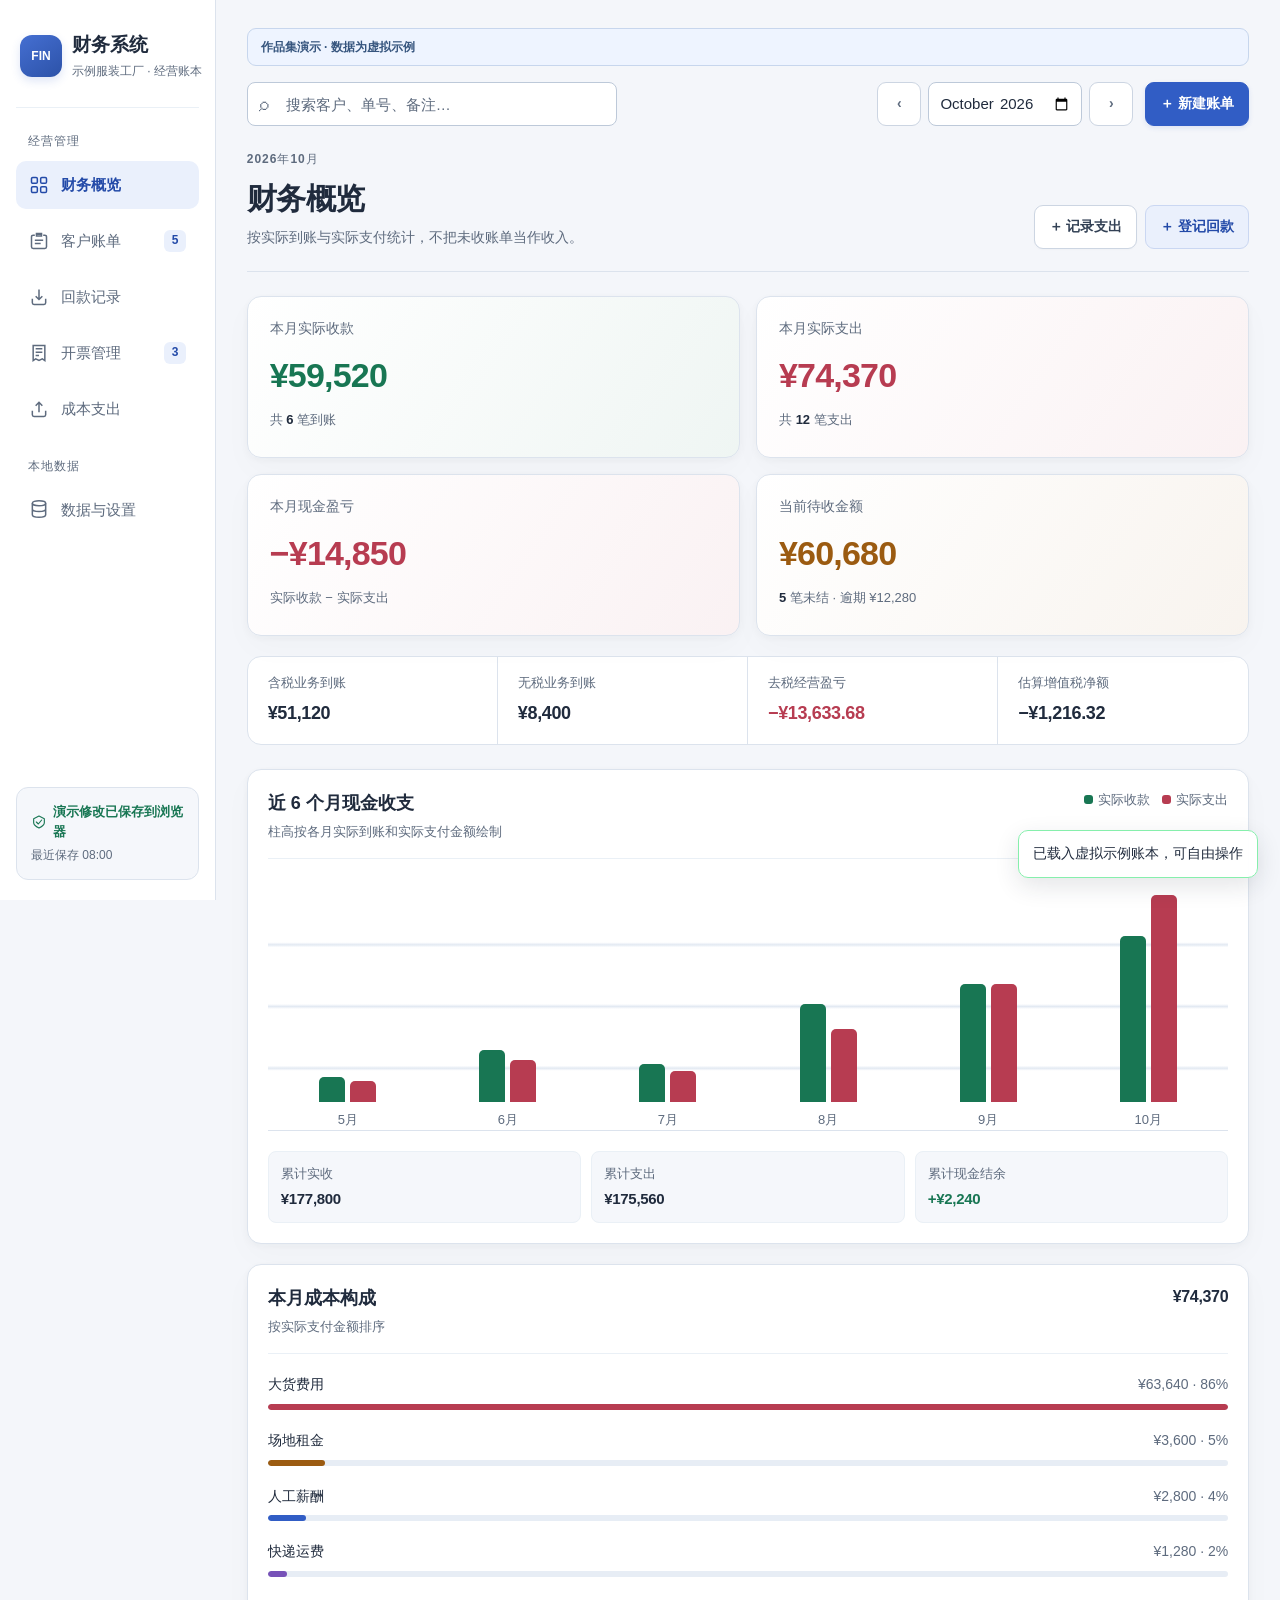
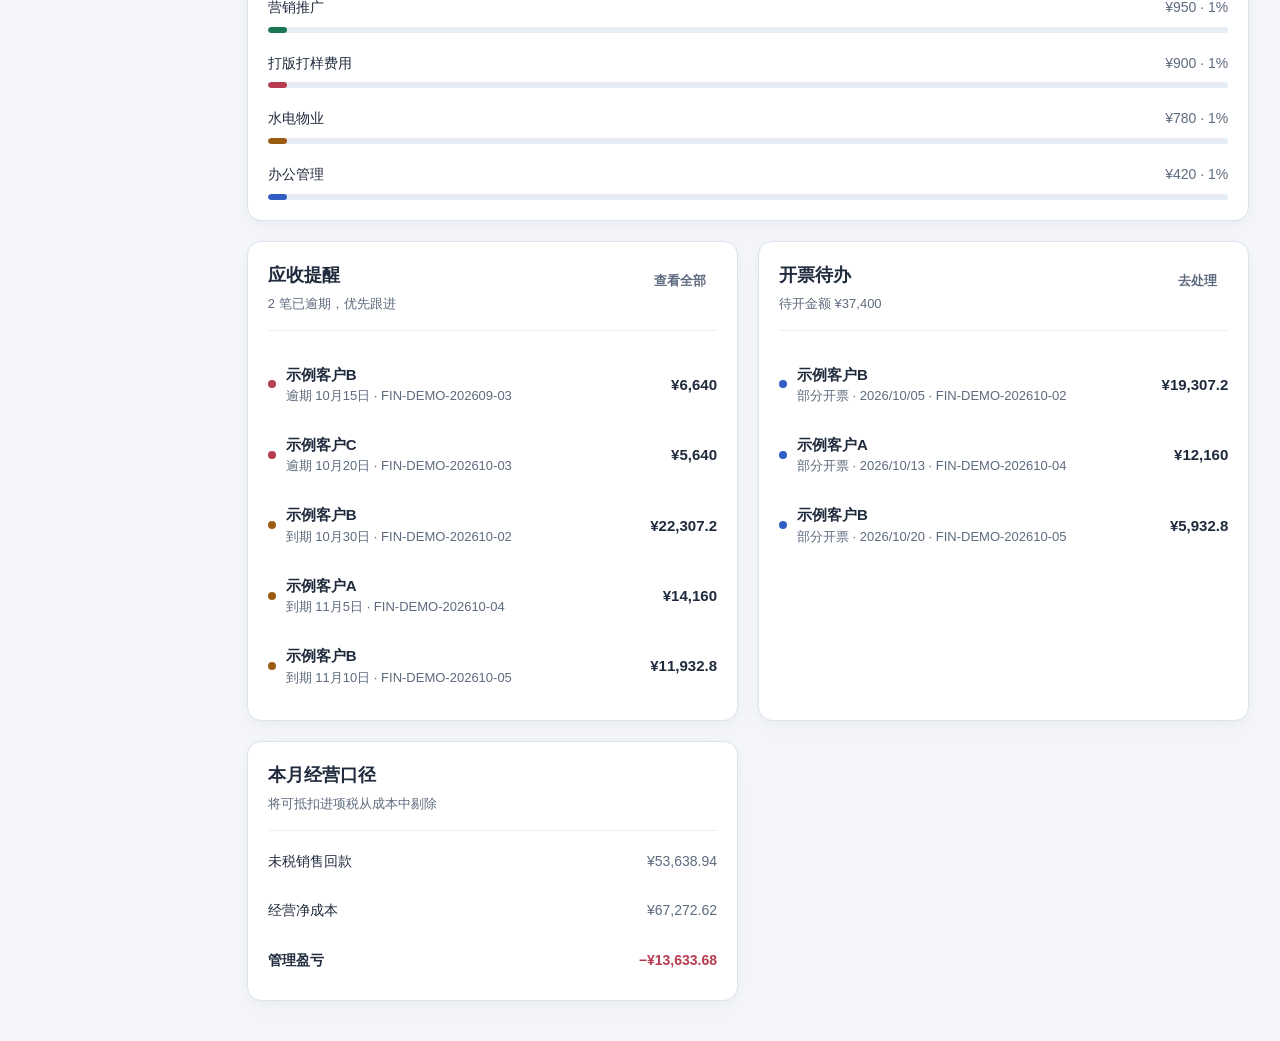
<file: systems/finance.html>
<!doctype html>
<html lang="zh-CN">
<head>
  <meta charset="utf-8">
  <meta name="viewport" content="width=device-width, initial-scale=1, viewport-fit=cover">
  <meta name="color-scheme" content="light">
  <title>财务系统｜服装企业账款与盈亏管理</title>
  <style>
    :root {
      --bg: #ffffff;
      --surface: #ffffff;
      --surface-soft: #f5f8fd;
      --surface-hover: #f3f7ff;
      --text: #172033;
      --text-2: #5e6b82;
      --text-3: #78869d;
      --line: #e5ebf4;
      --line-strong: #cbd7e8;
      --control-line: #aebdd2;
      --sage: #08a88a;
      --sage-bg: linear-gradient(135deg, #dcfce7, #dff6ff);
      --blue: #2563eb;
      --blue-bg: linear-gradient(135deg, #dbeafe, #ede9fe);
      --rose: #e54868;
      --rose-bg: linear-gradient(135deg, #ffe4e6, #fae8ff);
      --ochre: #d97706;
      --ochre-bg: linear-gradient(135deg, #fef3c7, #ffedd5);
      --plum: #8b5cf6;
      --plum-bg: linear-gradient(135deg, #ede9fe, #fce7f3);
      --primary-gradient: linear-gradient(135deg, #2563eb 0%, #3b82f6 48%, #7c3aed 100%);
      --primary-gradient-hover: linear-gradient(135deg, #1d4ed8 0%, #2563eb 48%, #6d28d9 100%);
      --shadow: 0 1px 2px rgba(37, 99, 235, .04), 0 10px 30px rgba(37, 99, 235, .07);
      --radius-sm: 9px;
      --radius-md: 13px;
      --radius-lg: 18px;
      --sidebar: 236px;
      --topbar: 72px;
    }

    * { box-sizing: border-box; }
    html { scroll-behavior: smooth; }
    html, body { min-height: 100%; }
    body {
      margin: 0;
      background: var(--bg);
      color: var(--text);
      font-family: -apple-system, BlinkMacSystemFont, "SF Pro Text", "PingFang SC", "Microsoft YaHei", sans-serif;
      font-size: 14px;
      line-height: 1.55;
      -webkit-font-smoothing: antialiased;
    }
    button, input, select, textarea { font: inherit; color: inherit; }
    button, .btn {
      display: inline-flex;
      align-items: center;
      justify-content: center;
      gap: 6px;
      min-height: 36px;
      padding: 0 14px;
      border: 1px solid transparent;
      border-radius: 10px;
      background: transparent;
      cursor: pointer;
      white-space: nowrap;
      word-break: keep-all;
      overflow-wrap: normal;
      flex: 0 0 auto;
      font-weight: 590;
      transition: background-color .16s ease, border-color .16s ease, transform .16s ease, box-shadow .16s ease;
    }
    button:hover, .btn:hover { transform: translateY(-1px); }
    button:active, .btn:active { transform: translateY(0); }
    button:disabled, .btn:disabled { opacity: .48; cursor: not-allowed; transform: none; }
    :focus-visible { outline: 2px solid #3b82f6; outline-offset: 2px; }
    a { color: inherit; }
    .sr-only {
      position: absolute !important; width: 1px !important; height: 1px !important;
      padding: 0 !important; margin: -1px !important; overflow: hidden !important;
      clip: rect(0, 0, 0, 0) !important; white-space: nowrap !important; border: 0 !important;
    }
    .skip-link {
      position: fixed; top: 8px; left: 8px; z-index: 300;
      padding: 9px 12px; background: var(--text); color: #fff; border-radius: 8px;
      transform: translateY(-150%);
    }
    .skip-link:focus { transform: translateY(0); }
    .money { font-variant-numeric: tabular-nums; letter-spacing: -.02em; }
    .muted { color: var(--text-2); }
    .subtle { color: var(--text-3); }
    .danger-text { color: var(--rose); }
    .positive-text { color: var(--sage); }

    .app-shell { min-height: 100vh; }
    .sidebar {
      position: fixed;
      inset: 0 auto 0 0;
      z-index: 50;
      width: var(--sidebar);
      display: flex;
      flex-direction: column;
      padding: 18px 14px;
      background: #ffffff;
      border-right: 1px solid var(--line);
    }
    .brand {
      display: flex;
      align-items: center;
      gap: 11px;
      padding: 4px 7px 20px;
      min-width: 0;
    }
    .brand-mark {
      width: 36px; height: 36px; flex: 0 0 36px;
      display: grid; place-items: center;
      border-radius: 11px;
      background: var(--primary-gradient);
      color: #fff;
      font-size: 18px;
      font-weight: 760;
      line-height: 1;
      box-shadow: 0 6px 16px rgba(37,99,235,.24);
    }
    .brand-title { font-size: 15px; font-weight: 720; letter-spacing: .02em; white-space: nowrap; }
    .brand-subtitle { margin-top: 1px; font-size: 11px; color: var(--text-2); white-space: nowrap; }
    .nav-section-label {
      padding: 14px 10px 6px;
      color: var(--text-3);
      font-size: 11px;
      font-weight: 650;
      letter-spacing: .08em;
    }
    .nav-list { display: grid; gap: 3px; }
    .nav-item {
      width: 100%; min-height: 41px; justify-content: flex-start;
      padding: 0 10px;
      color: var(--text-2);
      border-radius: 9px;
      font-weight: 540;
    }
    .nav-item:hover { background: #f3f7ff; color: var(--blue); transform: none; }
    .nav-item.active { background: linear-gradient(135deg, #eaf3ff, #f2edff); color: #1d4ed8; box-shadow: 0 4px 14px rgba(37,99,235,.09); }
    .nav-icon {
      width: 23px; height: 23px; flex: 0 0 23px;
      display: grid; place-items: center;
      border-radius: 7px;
      background: #f3f7ff;
      color: var(--text-2);
      font-size: 12px;
      font-weight: 690;
    }
    .nav-item.active .nav-icon { background: var(--primary-gradient); color: #fff; }
    .nav-label { overflow: hidden; text-overflow: ellipsis; white-space: nowrap; }
    .nav-count {
      margin-left: auto;
      min-width: 21px; height: 20px; padding: 0 6px;
      display: inline-flex; align-items: center; justify-content: center;
      border-radius: 999px; background: #eef4ff;
      color: var(--text-2); font-size: 11px; font-variant-numeric: tabular-nums;
    }
    .sidebar-footer { margin-top: auto; display: grid; gap: 10px; }
    .local-note {
      padding: 11px 12px;
      border: 1px solid #d8e5fa;
      border-radius: 11px;
      background: linear-gradient(135deg, #eff6ff, #f5f3ff);
      color: #48617f;
      font-size: 11px;
    }
    .local-note strong { display: block; margin-bottom: 2px; font-size: 12px; }
    .local-dot {
      display: inline-block; width: 7px; height: 7px; margin-right: 6px;
      border-radius: 50%; background: #22c55e; box-shadow: 0 0 0 3px rgba(34,197,94,.13);
    }
    .saved-time { color: var(--text-3); }

    .topbar {
      position: fixed;
      top: 0; right: 0; left: var(--sidebar);
      z-index: 40;
      height: var(--topbar);
      display: flex;
      align-items: center;
      gap: 12px;
      padding: 0 26px;
      border-bottom: 1px solid rgba(229,235,244,.92);
      background: rgba(255,255,255,.9);
      backdrop-filter: blur(18px);
      -webkit-backdrop-filter: blur(18px);
    }
    .mobile-brand { display: none; font-weight: 720; white-space: nowrap; }
    .search-box { position: relative; width: min(370px, 34vw); }
    .search-box::before {
      content: "⌕";
      position: absolute; left: 12px; top: 50%; transform: translateY(-52%);
      color: var(--text-3); font-size: 19px; pointer-events: none;
    }
    .search-input,
    .month-input,
    .control-input,
    .control-select,
    .control-textarea {
      width: 100%;
      border: 1px solid var(--control-line);
      border-radius: 10px;
      background: rgba(255,255,255,.82);
      color: var(--text);
      transition: border-color .15s ease, box-shadow .15s ease, background-color .15s ease;
    }
    .search-input { height: 40px; padding: 0 13px 0 38px; }
    .search-input::placeholder { color: var(--text-3); }
    .search-input:focus,
    .month-input:focus,
    .control-input:focus,
    .control-select:focus,
    .control-textarea:focus {
      outline: none; border-color: #60a5fa; background: #fff;
      box-shadow: 0 0 0 3px rgba(59,130,246,.12);
    }
    .search-input:focus-visible,
    .month-input:focus-visible,
    .control-input:focus-visible,
    .control-select:focus-visible,
    .control-textarea:focus-visible {
      outline: 2px solid #3b82f6;
      outline-offset: 1px;
    }
    .mobile-search-toggle { display: none; }
    .topbar-spacer { flex: 1; }
    .month-control { display: flex; align-items: center; gap: 7px; }
    .month-input { width: 144px; height: 40px; padding: 0 10px; }
    .icon-btn { width: 38px; padding: 0; border-color: var(--line); background: rgba(255,255,255,.74); color: var(--text-2); }
    .icon-btn:hover { background: #fff; border-color: var(--line-strong); }
    .btn-primary { background: var(--primary-gradient); color: #fff; border-color: transparent; box-shadow: 0 6px 16px rgba(37,99,235,.24); }
    .btn-primary:hover { background: var(--primary-gradient-hover); box-shadow: 0 8px 20px rgba(37,99,235,.3); }
    .btn-secondary { background: var(--surface); border-color: var(--line); color: var(--text); }
    .btn-secondary:hover { border-color: var(--line-strong); }
    .btn-soft { background: linear-gradient(135deg, #dcfce7, #dbeafe); color: #087c70; }
    .btn-soft:hover { background: linear-gradient(135deg, #bbf7d0, #bfdbfe); }
    .btn-danger { background: var(--rose-bg); color: var(--rose); }
    .btn-danger:hover { background: linear-gradient(135deg, #fecdd3, #f5d0fe); }
    .btn-ghost { color: var(--text-2); }
    .btn-ghost:hover { background: var(--surface-soft); color: var(--text); }
    .btn-small { min-height: 30px; padding: 0 9px; border-radius: 8px; font-size: 12px; }

    .main-content {
      min-height: 100vh;
      margin-left: var(--sidebar);
      padding: calc(var(--topbar) + 28px) 28px 48px;
    }
    .content-inner { width: min(1500px, 100%); margin: 0 auto; }
    .page-heading {
      display: flex; align-items: flex-end; justify-content: space-between; gap: 18px;
      margin-bottom: 22px;
    }
    .page-heading h1 { margin: 0; font-size: clamp(23px, 2vw, 30px); line-height: 1.2; letter-spacing: -.035em; }
    .page-heading p { margin: 7px 0 0; color: var(--text-2); }
    .page-actions { display: flex; flex-wrap: wrap; justify-content: flex-end; gap: 8px; }
    .eyebrow { margin-bottom: 7px; color: var(--text-3); font-size: 11px; font-weight: 680; letter-spacing: .08em; text-transform: uppercase; }

    .metric-grid { display: grid; grid-template-columns: repeat(4, minmax(0, 1fr)); gap: 13px; margin-bottom: 14px; }
    .metric-card {
      position: relative; min-width: 0; min-height: 151px; padding: 19px;
      overflow: hidden;
      border: 1px solid var(--line); border-radius: var(--radius-lg);
      background: var(--surface);
      background: linear-gradient(145deg, #fff 0%, #fff 72%, color-mix(in srgb, var(--accent, var(--blue)) 8%, #fff) 100%);
      box-shadow: var(--shadow);
    }
    .metric-card::after {
      content: ""; position: absolute; top: 0; right: 0; width: 54px; height: 4px;
      border-radius: 0 0 0 8px;
      background: var(--accent, var(--blue));
      background: linear-gradient(90deg, var(--accent, var(--blue)), color-mix(in srgb, var(--accent, var(--blue)) 52%, #7c3aed));
    }
    .metric-label { display: flex; align-items: center; gap: 8px; color: var(--text-2); font-size: 13px; font-weight: 560; }
    .metric-symbol { width: 8px; height: 8px; border-radius: 50%; background: var(--accent, var(--blue)); box-shadow: 0 0 0 3px color-mix(in srgb, var(--accent, var(--blue)) 13%, transparent); }
    .metric-value { margin-top: 18px; font-size: clamp(24px, 2.35vw, 34px); font-weight: 720; line-height: 1; letter-spacing: -.05em; }
    .metric-meta { margin-top: 13px; color: var(--text-2); font-size: 12px; }
    .metric-meta strong { color: var(--text); font-weight: 630; }

    .insight-strip {
      display: grid; grid-template-columns: repeat(4, minmax(0, 1fr));
      margin-bottom: 14px;
      border: 1px solid var(--line); border-radius: var(--radius-md); background: #fff;
    }
    .insight-item { min-width: 0; padding: 13px 16px; border-right: 1px solid var(--line); }
    .insight-item:last-child { border-right: 0; }
    .insight-label { color: var(--text-3); font-size: 11px; }
    .insight-value { margin-top: 3px; font-weight: 650; font-variant-numeric: tabular-nums; }

    .dashboard-grid { display: grid; grid-template-columns: minmax(0, 1.55fr) minmax(300px, .85fr); gap: 14px; }
    .stack { display: grid; gap: 14px; align-content: start; }
    .panel {
      min-width: 0; padding: 19px;
      border: 1px solid var(--line); border-radius: var(--radius-lg);
      background: var(--surface); box-shadow: var(--shadow);
    }
    .panel-header { display: flex; align-items: flex-start; justify-content: space-between; gap: 14px; margin-bottom: 18px; }
    .panel-title { margin: 0; font-size: 15px; font-weight: 690; letter-spacing: -.01em; }
    .panel-note { margin-top: 4px; color: var(--text-3); font-size: 11px; }
    .legend { display: flex; flex-wrap: wrap; justify-content: flex-end; gap: 12px; color: var(--text-2); font-size: 11px; }
    .legend span { display: inline-flex; align-items: center; gap: 5px; white-space: nowrap; }
    .legend i { width: 8px; height: 8px; border-radius: 3px; background: var(--legend); }
    .chart-wrap { overflow-x: auto; padding: 4px 0 0; }
    .bar-chart {
      min-width: 540px; height: 232px;
      display: grid; grid-template-columns: repeat(6, 1fr); gap: 12px;
      align-items: end; padding: 12px 6px 0;
      border-bottom: 1px solid var(--line);
      background-image: linear-gradient(to bottom, transparent 24%, rgba(203,215,232,.55) 25%, transparent 26%, transparent 49%, rgba(203,215,232,.55) 50%, transparent 51%, transparent 74%, rgba(203,215,232,.55) 75%, transparent 76%);
    }
    .bar-group { height: 100%; display: flex; flex-direction: column; justify-content: flex-end; align-items: center; gap: 8px; }
    .bars { flex: 1; width: 100%; display: flex; align-items: flex-end; justify-content: center; gap: 5px; }
    .bar { width: min(24px, 34%); min-height: 2px; border-radius: 6px 6px 2px 2px; background: var(--bar); background: linear-gradient(to top, var(--bar), color-mix(in srgb, var(--bar) 58%, #fff)); transition: height .25s ease; }
    .bar-label { color: var(--text-3); font-size: 11px; white-space: nowrap; }
    .chart-summary {
      display: grid; grid-template-columns: repeat(3, 1fr); gap: 8px;
      margin-top: 16px;
    }
    .chart-summary div { padding: 10px 11px; border-radius: 10px; background: var(--surface-soft); }
    .chart-summary span { display: block; color: var(--text-3); font-size: 10px; }
    .chart-summary strong { display: block; margin-top: 3px; font-size: 13px; }

    .progress-list { display: grid; gap: 15px; }
    .progress-head { display: flex; justify-content: space-between; gap: 12px; margin-bottom: 6px; font-size: 12px; }
    .progress-head span:last-child { color: var(--text-2); font-variant-numeric: tabular-nums; white-space: nowrap; }
    .progress-track { height: 7px; overflow: hidden; border-radius: 99px; background: var(--surface-soft); }
    .progress-bar { height: 100%; border-radius: inherit; background: var(--fill, var(--blue)); background: linear-gradient(90deg, var(--fill, var(--blue)), color-mix(in srgb, var(--fill, var(--blue)) 52%, #7c3aed)); }
    .empty-mini { padding: 28px 12px; text-align: center; color: var(--text-3); }

    .todo-list { display: grid; gap: 3px; }
    .todo-item {
      display: grid; grid-template-columns: 8px minmax(0, 1fr) auto; align-items: center; gap: 10px;
      padding: 10px 8px; border-radius: 10px;
    }
    .todo-item:hover { background: var(--surface-hover); }
    .todo-dot { width: 8px; height: 8px; border-radius: 50%; background: var(--dot, var(--ochre)); }
    .todo-name { min-width: 0; overflow: hidden; text-overflow: ellipsis; white-space: nowrap; font-weight: 590; }
    .todo-meta { color: var(--text-3); font-size: 11px; }
    .todo-amount { text-align: right; white-space: nowrap; font-weight: 630; font-variant-numeric: tabular-nums; }

    .filter-bar {
      display: flex; align-items: center; flex-wrap: wrap; gap: 8px;
      margin-bottom: 12px; padding: 9px;
      border: 1px solid var(--line); border-radius: 12px; background: #fff;
    }
    .filter-group { display: flex; flex-wrap: wrap; gap: 5px; }
    .filter-btn { min-height: 31px; padding: 0 10px; color: var(--text-2); font-size: 12px; font-weight: 540; }
    .filter-btn:hover { transform: none; background: var(--surface); }
    .filter-btn.active { background: linear-gradient(135deg, #eaf3ff, #f2edff); color: #1d4ed8; border-color: #cfddf4; box-shadow: 0 3px 10px rgba(37,99,235,.08); }
    .filter-spacer { flex: 1; }
    .record-count { padding: 0 7px; color: var(--text-3); font-size: 12px; white-space: nowrap; }

    .table-panel { padding: 0; overflow: hidden; }
    .invoice-record-panel { padding: 0; overflow: hidden; }
    .table-scroller { width: 100%; max-height: min(68vh, 720px); overflow: auto; overscroll-behavior: contain; }
    .data-table { width: 100%; min-width: 1080px; border-collapse: separate; border-spacing: 0; }
    .data-table caption { position: absolute; width: 1px; height: 1px; overflow: hidden; clip: rect(0 0 0 0); }
    .data-table th {
      position: sticky; top: 0; z-index: 2;
      padding: 12px 14px; border-bottom: 1px solid var(--line);
      background: #f7faff; color: var(--text-3);
      font-size: 11px; font-weight: 640; text-align: left; letter-spacing: .02em; white-space: nowrap;
    }
    .data-table td { padding: 13px 14px; border-bottom: 1px solid #edf1f7; vertical-align: middle; }
    .data-table tr:last-child td { border-bottom: 0; }
    .data-table tbody tr { transition: background-color .14s ease; }
    .data-table tbody tr:hover { background: var(--surface-hover); }
    .data-table .cell-money { text-align: right; white-space: nowrap; font-variant-numeric: tabular-nums; }
    .data-table th.cell-money { text-align: right; }
    .cell-primary { font-weight: 620; }
    .cell-secondary { margin-top: 2px; color: var(--text-3); font-size: 11px; max-width: 210px; overflow: hidden; text-overflow: ellipsis; white-space: nowrap; }
    .table-actions { display: flex; justify-content: flex-end; gap: 4px; white-space: nowrap; }
    .status {
      display: inline-flex; align-items: center; gap: 5px;
      min-height: 25px; padding: 0 8px; border-radius: 999px;
      font-size: 11px; font-weight: 620; white-space: nowrap;
      background: var(--status-bg, var(--surface-soft)); color: var(--status-color, var(--text-2));
    }
    .status::before { content: ""; width: 6px; height: 6px; border-radius: 50%; background: currentColor; opacity: .72; }
    .status.success { --status-bg: var(--sage-bg); --status-color: #087c70; }
    .status.info { --status-bg: var(--blue-bg); --status-color: #2459b8; }
    .status.warn { --status-bg: var(--ochre-bg); --status-color: #a45b05; }
    .status.danger { --status-bg: var(--rose-bg); --status-color: #c73558; }
    .status.neutral { --status-bg: linear-gradient(135deg, #f1f5f9, #eef2ff); --status-color: #64748b; }
    .tax-tag { display: inline-flex; padding: 2px 7px; border-radius: 6px; background: var(--plum-bg); color: var(--plum); font-size: 11px; white-space: nowrap; }

    .mobile-records { display: none; }
    .record-card { padding: 15px; border: 1px solid var(--line); border-radius: 14px; background: var(--surface); box-shadow: var(--shadow); }
    .record-card + .record-card { margin-top: 10px; }
    .record-card-head { display: flex; justify-content: space-between; gap: 12px; }
    .record-card-head > div { min-width: 0; }
    .record-card-head > strong { overflow: visible; white-space: nowrap; flex-shrink: 0; font-size: clamp(12px, 3.2vw, 15px); }
    .record-card-title { overflow: hidden; text-overflow: ellipsis; white-space: nowrap; font-size: 15px; font-weight: 660; }
    .record-card-no { margin-top: 2px; overflow: hidden; text-overflow: ellipsis; white-space: nowrap; color: var(--text-3); font-size: 11px; }
    .record-card-grid { display: grid; grid-template-columns: repeat(3, minmax(0, 1fr)); gap: 10px; margin: 15px 0; }
    .record-card-grid span { display: block; color: var(--text-3); font-size: 10px; }
    .record-card-grid strong { display: block; max-width: 100%; margin-top: 2px; overflow-x: auto; font-size: clamp(11px, 3vw, 13px); white-space: nowrap; scrollbar-width: none; }
    .record-card-status { display: flex; flex-wrap: wrap; gap: 6px; }
    .record-card-actions { display: flex; flex-wrap: wrap; gap: 7px; margin-top: 13px; padding-top: 12px; border-top: 1px solid var(--line); }

    .empty-state { padding: 64px 24px; text-align: center; }
    .empty-symbol {
      width: 52px; height: 52px; margin: 0 auto 13px;
      display: grid; place-items: center; border-radius: 15px;
      background: var(--surface-soft); color: var(--text-3); font-family: "Songti SC", serif; font-size: 20px;
    }
    .empty-state h3 { margin: 0; font-size: 16px; }
    .empty-state p { margin: 6px auto 17px; max-width: 390px; color: var(--text-2); }

    .data-grid { display: grid; grid-template-columns: repeat(2, minmax(0,1fr)); gap: 14px; }
    .data-card { min-height: 210px; display: flex; flex-direction: column; }
    .data-card h2 { margin: 0; font-size: 16px; }
    .data-card p { margin: 8px 0 18px; color: var(--text-2); }
    .data-card .data-actions { display: flex; flex-wrap: wrap; gap: 8px; margin-top: auto; }
    .excel-export-card .data-actions { margin-top: auto; padding-top: 18px; }
    .data-stat { display: grid; grid-template-columns: repeat(4,1fr); gap: 8px; margin: 10px 0 18px; }
    .data-stat div { padding: 10px; border-radius: 9px; background: var(--surface-soft); }
    .data-stat span { display: block; color: var(--text-3); font-size: 10px; }
    .data-stat strong { display: block; margin-top: 2px; }
    .formula-note { padding: 12px 13px; border-radius: 10px; background: var(--blue-bg); color: #395b8a; font-size: 12px; }
    .formula-note strong { color: #234a82; }

    dialog {
      width: min(720px, calc(100vw - 32px));
      max-width: 100%; max-height: calc(100dvh - 32px);
      padding: 0; overflow: hidden;
      border: 0; border-radius: 18px;
      background: var(--surface); color: var(--text);
      box-shadow: 0 24px 80px rgba(30,64,175,.18);
    }
    dialog::backdrop { background: rgba(30,41,59,.24); backdrop-filter: blur(5px); }
    .dialog-shell { display: flex; flex-direction: column; max-height: calc(100dvh - 32px); }
    .dialog-head { display: flex; align-items: flex-start; justify-content: space-between; gap: 20px; padding: 21px 23px 17px; border-bottom: 1px solid var(--line); }
    .dialog-head h2 { margin: 0; font-size: 19px; letter-spacing: -.02em; }
    .dialog-head p { margin: 4px 0 0; color: var(--text-2); font-size: 12px; }
    .dialog-close { width: 34px; min-height: 34px; padding: 0; color: var(--text-2); background: var(--surface-soft); font-size: 17px; }
    .dialog-close:hover { transform: none; background: #e8f0fc; }
    .dialog-body { padding: 20px 23px 22px; overflow-y: auto; }
    .dialog-foot {
      display: flex; align-items: center; justify-content: space-between; gap: 10px;
      padding: 14px 23px; border-top: 1px solid var(--line); background: #f8faff;
    }
    .dialog-foot-right { display: flex; gap: 8px; }
    .form-section + .form-section { margin-top: 21px; padding-top: 18px; border-top: 1px solid var(--line); }
    .form-section-title { margin-bottom: 12px; font-size: 12px; font-weight: 680; color: var(--text-2); }
    .form-grid { display: grid; grid-template-columns: repeat(2, minmax(0,1fr)); gap: 14px; }
    .field.full { grid-column: 1 / -1; }
    .field label { display: block; margin-bottom: 6px; color: var(--text-2); font-size: 12px; font-weight: 570; }
    .required::after { content: " *"; color: var(--rose); }
    .control-input, .control-select { height: 42px; padding: 0 11px; }
    .control-textarea { min-height: 82px; padding: 10px 11px; resize: vertical; }
    .field-help { margin-top: 5px; color: var(--text-3); font-size: 11px; }
    .field-error { display: none; margin-top: 5px; color: var(--rose); font-size: 11px; }
    .field-error.show { display: block; }
    .input-prefix { position: relative; }
    .input-prefix span { position: absolute; left: 12px; top: 50%; transform: translateY(-50%); color: var(--text-3); }
    .input-prefix .control-input { padding-left: 29px; }
    .check-row { display: flex; align-items: flex-start; gap: 9px; padding: 11px; border: 1px solid var(--line); border-radius: 10px; }
    .check-row input { margin-top: 3px; accent-color: var(--sage); }
    .check-row strong { display: block; font-size: 12px; }
    .check-row span { color: var(--text-3); font-size: 10px; }
    .tax-preview { display: grid; grid-template-columns: repeat(3,1fr); gap: 8px; margin-top: 10px; }
    .tax-preview div { padding: 9px 10px; border-radius: 9px; background: var(--surface-soft); }
    .tax-preview span { display: block; color: var(--text-3); font-size: 10px; }
    .tax-preview strong { display: block; margin-top: 2px; font-size: 12px; font-variant-numeric: tabular-nums; }
    .allocation-fieldset { min-width: 0; margin: 0; padding: 0; border: 0; }
    .allocation-fieldset legend { width: 100%; margin-bottom: 10px; color: var(--text-2); font-size: 12px; font-weight: 680; }
    .allocation-list { overflow: hidden; border: 1px solid var(--line); border-radius: 12px; background: #fff; }
    .allocation-row {
      display: grid; grid-template-columns: minmax(0, 1fr) 164px; align-items: center; gap: 14px;
      min-height: 68px; padding: 11px 12px; border-bottom: 1px solid var(--line);
      transition: background-color .14s ease, box-shadow .14s ease;
    }
    .allocation-row:last-child { border-bottom: 0; }
    .allocation-row.selected { background: linear-gradient(135deg, #f4f8ff, #f8f5ff); box-shadow: inset 3px 0 #4f7df3; }
    .allocation-select { min-width: 0; display: grid; grid-template-columns: 20px minmax(0, 1fr); align-items: center; gap: 9px; cursor: pointer; }
    .allocation-select input { width: 17px; height: 17px; margin: 0; accent-color: #3b6ce1; }
    .allocation-main { min-width: 0; }
    .allocation-title { display: block; overflow: hidden; text-overflow: ellipsis; white-space: nowrap; font-size: 12px; font-weight: 660; }
    .allocation-meta { display: block; margin-top: 3px; color: var(--text-3); font-size: 10px; }
    .allocation-meta strong { color: #b45309; font-weight: 640; }
    .allocation-amount label { display: block; margin-bottom: 4px; color: var(--text-3); font-size: 10px; }
    .allocation-amount .control-input { text-align: right; font-variant-numeric: tabular-nums; }
    .allocation-amount .control-input:disabled { background: #f5f7fb; color: var(--text-3); }
    .allocation-empty { padding: 24px 16px; color: var(--text-3); text-align: center; font-size: 12px; }
    .invoice-total-note {
      display: flex; align-items: center; justify-content: space-between; gap: 12px;
      margin-top: 10px; padding: 11px 12px; border-radius: 10px;
      background: linear-gradient(135deg, #edf5ff, #f3efff); color: #31578c;
    }
    .invoice-total-note span { font-size: 11px; }
    .invoice-total-note strong { white-space: nowrap; font-size: 15px; font-variant-numeric: tabular-nums; }
    .confirm-dialog { width: min(430px, calc(100vw - 32px)); }
    .confirm-content { padding: 26px 25px 12px; }
    .confirm-content h2 { margin: 0; font-size: 18px; }
    .confirm-content p { margin: 10px 0 0; color: var(--text-2); }
    .confirm-actions { display: flex; justify-content: flex-end; gap: 8px; padding: 15px 25px 22px; }

    .toast-region { position: fixed; right: 22px; bottom: 22px; z-index: 250; display: grid; gap: 8px; pointer-events: none; }
    .toast {
      min-width: 240px; max-width: min(360px, calc(100vw - 32px));
      padding: 12px 14px; border: 1px solid var(--line); border-radius: 11px;
      background: rgba(255,255,255,.97); box-shadow: 0 14px 40px rgba(30,64,175,.14);
      color: var(--text); font-size: 12px;
      animation: toast-in .2s ease both;
    }
    .toast.success { border-color: #86efac; }
    .toast.error { border-color: #fda4af; }
    @keyframes toast-in { from { opacity: 0; transform: translateY(8px); } }

    .mobile-nav { display: none; }
    .backup-input { display: none; }

    @media (max-width: 1180px) {
      :root { --sidebar: 204px; }
      .metric-grid { grid-template-columns: repeat(2, minmax(0,1fr)); }
      .dashboard-grid { grid-template-columns: 1fr; }
      .stack.secondary { grid-template-columns: repeat(2, minmax(0,1fr)); }
    }
    @media (max-width: 860px) {
      :root { --sidebar: 76px; }
      .sidebar { padding-inline: 10px; }
      .brand { justify-content: center; padding-inline: 0; }
      .brand-copy, .nav-section-label, .nav-label, .nav-count, .sidebar-footer { display: none; }
      .nav-item { justify-content: center; padding: 0; }
      .nav-icon { width: 34px; height: 34px; flex-basis: 34px; }
      .topbar { padding-inline: 18px; }
      .main-content { padding-inline: 18px; }
      .data-grid { grid-template-columns: 1fr; }
    }
    @media (max-width: 720px) {
      :root { --topbar: 64px; }
      body { font-size: 15px; padding-bottom: calc(72px + env(safe-area-inset-bottom)); }
      button, .btn { min-height: 44px; }
      .sidebar { display: none; }
      .topbar { left: 0; height: var(--topbar); padding: 0 13px; gap: 8px; }
      .mobile-brand { display: block; }
      .search-box { display: none; }
      .mobile-search-toggle { display: inline-flex; width: 44px; }
      .search-box.mobile-open {
        position: fixed; top: var(--topbar); right: 0; left: 0;
        display: block; width: 100%; padding: 10px 13px;
        border-bottom: 1px solid var(--line); background: rgba(255,255,255,.98);
        box-shadow: 0 8px 24px rgba(30,64,175,.09);
      }
      .search-box.mobile-open::before { left: 25px; }
      .search-box.mobile-open .search-input { width: 100%; background: #fff; }
      .month-control .icon-btn { display: none; }
      .month-input { width: 130px; height: 42px; }
      .topbar .btn-primary { width: 44px; padding: 0; font-size: 0; }
      .topbar .btn-primary::before { content: "+"; font-size: 22px; line-height: 1; }
      .main-content { margin-left: 0; padding: calc(var(--topbar) + 20px) 13px 28px; }
      .page-heading { align-items: flex-start; margin-bottom: 17px; }
      .page-heading h1 { font-size: 24px; }
      .page-heading p { font-size: 12px; }
      .page-actions { width: 100%; justify-content: flex-start; }
      .metric-grid { grid-template-columns: repeat(2, minmax(0,1fr)); gap: 9px; }
      .metric-card { min-height: 132px; padding: 15px; border-radius: 15px; }
      .metric-value { margin-top: 15px; font-size: clamp(21px, 7vw, 29px); }
      .metric-meta { margin-top: 10px; font-size: 10px; }
      .insight-strip { grid-template-columns: repeat(2,1fr); }
      .insight-item:nth-child(2) { border-right: 0; }
      .insight-item:nth-child(-n+2) { border-bottom: 1px solid var(--line); }
      .stack.secondary { grid-template-columns: 1fr; }
      .panel { padding: 15px; border-radius: 15px; }
      .chart-summary { grid-template-columns: 1fr; }
      .filter-bar { align-items: stretch; }
      .btn-small,
      .filter-btn,
      .dialog-close { min-height: 44px; }
      .dialog-close { width: 44px; }
      .filter-group { width: 100%; flex-wrap: nowrap; overflow-x: auto; padding-bottom: 2px; }
      .filter-spacer { display: none; }
      .record-count { width: 100%; }
      .table-panel { display: none; }
      .mobile-records { display: block; }
      .pending-invoice-panel .table-scroller,
      .invoice-record-panel .table-scroller { display: none; }
      .invoice-mobile-records { padding: 0 15px 15px; }
      .data-stat { grid-template-columns: repeat(2,1fr); }
      .mobile-nav {
        position: fixed; inset: auto 0 0 0; z-index: 90;
        display: flex; gap: 2px; overflow-x: auto;
        padding: 7px 8px calc(7px + env(safe-area-inset-bottom));
        border-top: 1px solid var(--line); background: rgba(255,255,255,.94);
        backdrop-filter: blur(18px); -webkit-backdrop-filter: blur(18px);
      }
      .mobile-nav .nav-item { min-width: 0; flex: 1 1 0; flex-direction: column; gap: 2px; min-height: 50px; padding: 4px 2px; font-size: 10px; }
      .mobile-nav .nav-icon { width: 25px; height: 23px; flex-basis: 23px; background: transparent; }
      .mobile-nav .nav-label { display: block; }
      .toast-region { right: 12px; bottom: calc(79px + env(safe-area-inset-bottom)); }
    }
    @media (max-width: 520px) {
      .page-heading { display: block; }
      .page-actions { margin-top: 13px; flex-wrap: nowrap; overflow-x: auto; }
      .metric-grid { grid-template-columns: 1fr; }
      .metric-card { min-height: 122px; }
      .insight-strip { grid-template-columns: 1fr; }
      .insight-item { border-right: 0; border-bottom: 1px solid var(--line); }
      .insight-item:last-child { border-bottom: 0; }
      .record-card-grid { grid-template-columns: repeat(2,1fr); }
      dialog, dialog.confirm-dialog { width: 100vw; height: 100dvh; max-height: 100dvh; margin: 0; border-radius: 0; }
      #recordForm, .dialog-shell { max-height: 100dvh; height: 100%; }
      .dialog-body { flex: 1; min-height: 0; padding: 17px 16px; }
      .dialog-head { padding: 18px 16px 14px; }
      .dialog-foot { padding: 12px 16px calc(12px + env(safe-area-inset-bottom)); }
      .form-grid { grid-template-columns: 1fr; }
      .field.full { grid-column: auto; }
      .dialog-foot { align-items: stretch; flex-direction: column-reverse; }
      .dialog-foot-right { display: grid; grid-template-columns: 1fr; }
      .dialog-foot > button { width: 100%; }
      .confirm-dialog[open] { display: flex; flex-direction: column; }
      .confirm-dialog .confirm-actions { margin-top: auto; }
      .tax-preview { grid-template-columns: 1fr; }
      .allocation-row { grid-template-columns: 1fr; gap: 9px; padding: 12px; }
      .allocation-amount { padding-left: 29px; }
      .allocation-amount .control-input { width: 100%; min-height: 44px; }
    }
    @media (max-width: 340px) {
      .mobile-brand { display: none; }
      .month-input { width: 116px; }
    }
    @media (prefers-reduced-motion: reduce) {
      *, *::before, *::after { scroll-behavior: auto !important; animation-duration: .01ms !important; transition-duration: .01ms !important; }
    }
    @media print {
      .sidebar, .topbar, .mobile-nav, .page-actions, .filter-bar, .table-actions { display: none !important; }
      .main-content { margin: 0; padding: 0; }
      .panel, .metric-card { break-inside: avoid; box-shadow: none; }
      body { background: #fff; }
    }
  </style>
  <style id="uiux-workspace-theme">
    /* Shared visual language with the order workspace. Screen-only; ledger and print data stay intact. */
    @media screen {
      :root {
        --bg: #f4f6fa; --surface: #fff; --surface-soft: #f5f7fb; --surface-hover: #f7faff;
        --text: #202b3d; --text-2: #5e6b7e; --text-3: #5e6b7e;
        --line: #dce3ed; --line-strong: #a9b9cd; --control-line: #bdc9d9;
        --blue: #315dc5; --blue-strong: #234aa8; --blue-bg: #eaf0fc;
        --sage: #187653; --sage-bg: #eaf7ef; --rose: #b73c51; --rose-bg: #fff0f2;
        --ochre: #9b5b11; --ochre-bg: #fff5e4; --plum: #7752b8; --plum-bg: #f2eef9;
        --primary-gradient: #315dc5; --primary-gradient-hover: #234aa8;
        --shadow: 0 2px 7px rgba(32,43,61,.035), 0 12px 32px rgba(32,43,61,.025);
        --radius-sm: 8px; --radius-md: 10px; --radius-lg: 14px; --sidebar: 216px;
      }
      html { font-size: 16px; scroll-behavior: auto; }
      body { background: var(--bg); font-size: 16px; line-height: 1.55; }
      button, .btn { min-height: 44px; padding: 10px 14px; border-radius: 9px; font-size: 14px; line-height: 1.4; font-weight: 600; touch-action: manipulation; transition: color .16s, background .16s, border-color .16s, box-shadow .16s; }
      button:hover, .btn:hover, button:active, .btn:active { transform: none; }
      button:active, .btn:active { filter: brightness(.96); }
      :focus-visible { outline: 3px solid var(--blue); outline-offset: 3px; }
      .sidebar { width: var(--sidebar); padding: 30px 16px 20px; background: rgba(255,255,255,.96); overflow-y: auto; }
      .brand { gap: 10px; padding: 0 4px 26px; border-bottom: 1px solid #eaf0f6; }
      .brand-mark { width: 42px; height: 42px; flex-basis: 42px; border-radius: 12px; background: linear-gradient(145deg,#456fd2,#2c52a8); box-shadow: 0 4px 10px rgba(49,93,197,.16); font-size: 12px; font-weight: 700; }
      .brand-title { font-size: 19px; font-weight: 700; letter-spacing: 0; }
      .brand-subtitle { margin-top: 3px; font-size: 12px; }
      .nav-section-label { padding: 24px 12px 10px; font-size: 12px; font-weight: 550; }
      .nav-list { gap: 8px; }
      .nav-item { min-height: 48px; gap: 12px; padding: 12px; font-size: 15px; font-weight: 550; border-radius: 10px; }
      .nav-item:hover { color: var(--text); background: var(--surface-soft); }
      .nav-item.active { color: var(--blue-strong); background: var(--blue-bg); box-shadow: none; font-weight: 650; }
      .nav-icon, .nav-item.active .nav-icon { width: 20px; height: 20px; flex: 0 0 20px; background: transparent; color: currentColor; border-radius: 0; }
      .nav-icon svg { display: block; width: 20px; height: 20px; }
      .nav-count { height: 22px; min-width: 22px; padding: 0 6px; border-radius: 6px; font-size: 12px; color: var(--blue-strong); background: #eaf0fc; }
      .sidebar-footer { padding-top: 32px; }
      .local-note { padding: 14px 12px; border-color: var(--line); border-radius: 10px; background: var(--surface-soft); color: var(--text-2); font-size: 12px; line-height: 1.8; }
      .local-note strong { color: var(--text); font-size: 13px; font-weight: 600; }
      .local-dot { background: var(--sage); box-shadow: none; }
      .main-content { max-width: 1900px; margin-left: var(--sidebar); padding: 28px clamp(22px,2.4vw,40px) 40px; }
      .content-inner { width: 100%; max-width: none; }
      .topbar { position: relative; inset: auto; z-index: 10; height: auto; min-height: 44px; margin: 0 0 24px; padding: 0; gap: 12px; border: 0; background: transparent; backdrop-filter: none; -webkit-backdrop-filter: none; }
      .search-box { width: min(370px,34vw); min-width: 0; }
      .search-input, .month-input, .control-input, .control-select, .control-textarea { border-radius: 8px; background: #fff; font-size: 15px; }
      .search-input, .month-input, .control-input, .control-select { height: 44px; }
      .search-input:hover, .month-input:hover, .control-input:hover, .control-select:hover, .control-textarea:hover { border-color: #8da3bf; }
      .search-input:focus, .month-input:focus, .control-input:focus, .control-select:focus, .control-textarea:focus { border-color: var(--blue); box-shadow: 0 0 0 3px rgba(49,93,197,.12); }
      .month-input { width: 154px; }
      .icon-btn { width: 44px; min-width: 44px; padding: 0; border-color: #ccd5e2; background: #fff; }
      .btn-primary { background: var(--blue); border-color: var(--blue); box-shadow: 0 2px 5px rgba(49,93,197,.12); }
      .btn-primary:hover { background: var(--blue-strong); box-shadow: none; }
      .btn-secondary { border-color: #ccd5e2; color: #334155; box-shadow: 0 1px 2px rgba(32,43,61,.025); }
      .btn-secondary:hover { background: #f5f8fc; }
      .btn-soft { color: var(--blue-strong); background: var(--blue-bg); border-color: #cad7f2; }
      .btn-soft:hover { background: #dfe8fa; border-color: #adc2ea; }
      .btn-danger { color: var(--rose); border-color: #eacbd1; background: #fff; }
      .btn-danger:hover { background: #fff1f3; border-color: #d9a2af; }
      .btn-small { min-height: 38px; padding: 8px 10px; font-size: 13px; }
      .page-heading { min-height: 96px; margin: 0 0 24px; padding-bottom: 22px; border-bottom: 1px solid var(--line); gap: 20px; flex-wrap: wrap; }
      .page-heading > div { min-width: 0; }
      .page-heading h1 { font-size: 30px; line-height: 1.3; font-weight: 700; letter-spacing: -.6px; }
      .page-heading p { margin-top: 8px; font-size: 14px; line-height: 1.65; }
      .eyebrow { margin-bottom: 10px; font-size: 12px; font-weight: 550; letter-spacing: 1px; }
      .metric-grid { gap: 16px; margin-bottom: 20px; }
      .metric-card { min-height: 162px; padding: 21px 22px; border-radius: 14px; background: linear-gradient(125deg,#fff,color-mix(in srgb,var(--accent) 7%,#fff)); }
      .metric-card::after, .metric-symbol { display: none; }
      .metric-label { font-size: 14px; font-weight: 550; }
      .metric-value { margin-top: 16px; color: var(--accent); font-size: clamp(27px,2.3vw,38px); font-weight: 650; letter-spacing: -.8px; line-height: 1.2; overflow-wrap: anywhere; }
      .metric-meta { margin-top: 14px; font-size: 13px; }
      .insight-strip { margin-bottom: 24px; border-radius: 14px; }
      .insight-item { padding: 16px 20px; }
      .insight-label { font-size: 13px; }
      .insight-value { margin-top: 7px; font-size: 18px; font-weight: 600; overflow-wrap: anywhere; }
      .dashboard-grid { gap: 20px; grid-template-columns: minmax(0,1.45fr) minmax(300px,.8fr); }
      .stack, .data-grid { gap: 20px; }
      .panel { padding: 20px; border-radius: 14px; }
      .panel-header { min-height: 52px; padding-bottom: 16px; margin-bottom: 20px; border-bottom: 1px solid #eaf0f6; gap: 12px; flex-wrap: wrap; }
      .panel-title, .data-card h2 { font-size: 18px; font-weight: 650; letter-spacing: 0; }
      .panel-note, .legend, .bar-label, .chart-summary span { font-size: 13px; }
      .legend { gap: 12px; }
      .legend i { width: 9px; height: 9px; }
      .bar-chart { min-width: 0; height: 248px; gap: 12px; }
      .bar { width: min(26px,38%); border-radius: 5px 5px 0 0; background: var(--bar); }
      .chart-summary { gap: 10px; margin-top: 20px; }
      .chart-summary div { padding: 12px; border: 1px solid #eaf0f6; border-radius: 8px; }
      .chart-summary strong { font-size: 15px; overflow-wrap: anywhere; }
      .progress-list { gap: 20px; }
      .progress-head { font-size: 14px; margin-bottom: 8px; }
      .progress-track { height: 6px; background: #e7edf5; }
      .progress-bar { background: var(--fill,var(--blue)); }
      .todo-item { padding: 12px 0; border-radius: 8px; }
      .todo-item > div { min-width: 0; }
      .todo-name, .todo-amount { font-size: 15px; font-weight: 600; }
      .todo-meta { font-size: 13px; overflow-wrap: anywhere; }
      .filter-bar { padding: 12px; gap: 10px; border-radius: 14px; margin-bottom: 18px; }
      .filter-group { gap: 6px; }
      .filter-btn { min-height: 38px; padding: 8px 12px; font-size: 14px; }
      .filter-btn.active { color: var(--blue-strong); background: var(--blue-bg); border-color: #cad7f2; box-shadow: none; }
      .record-count { font-size: 13px; }
      .table-panel, .invoice-record-panel { padding: 0; }
      .data-table { font-size: 14px; }
      .data-table th { padding: 14px 13px; font-size: 13px; font-weight: 600; color: #46566d; background: #f3f6fb; }
      .data-table td { padding: 14px 13px; border-color: #eaf0f6; line-height: 1.6; }
      .data-table td:first-child { white-space: nowrap; min-width: 144px; }
      .data-table th:last-child[style*="text-align:right"] { right: 0; z-index: 3; box-shadow: -5px 0 10px rgba(32,43,61,.035); }
      .data-table td:last-child:has(.table-actions) { position: sticky; right: 0; z-index: 1; background: #fff; box-shadow: -5px 0 10px rgba(32,43,61,.035); }
      .cell-secondary { font-size: 13px; }
      .table-actions { gap: 6px; }
      .status { min-height: 26px; padding: 3px 9px; border: 1px solid var(--line); border-radius: 6px; font-size: 12px; font-weight: 550; }
      .status::before { display: none; }
      .status.success { --status-color: #156746; border-color: #c7e6d3; }
      .status.info { --status-color: var(--blue-strong); border-color: #cad7f2; }
      .status.warn { --status-color: #89500e; border-color: #ecd8b8; }
      .status.danger { --status-color: #a72e45; border-color: #f0cdd5; }
      .status.neutral { --status-bg: #f5f7fb; --status-color: var(--text-2); }
      .tax-tag { font-size: 12px; }
      .record-card { padding: 18px; }
      .record-card-title { font-size: 16px; }
      .record-card-no, .record-card-grid span { font-size: 13px; }
      .record-card-grid strong { font-size: 14px; }
      .data-card { min-height: 220px; }
      .data-card p { font-size: 14px; line-height: 1.75; }
      .data-stat span, .formula-note { font-size: 13px; }
      .data-stat strong { font-size: 20px; }
      .data-stat div { padding: 12px; }
      dialog { width: min(780px,calc(100vw - 40px)); border: 1px solid var(--line); border-radius: 16px; background: #fff; box-shadow: 0 24px 80px rgba(32,43,61,.2); }
      dialog::backdrop { background: rgba(27,39,58,.32); backdrop-filter: blur(3px); }
      .dialog-shell { max-height: calc(100dvh - 34px); }
      .dialog-head { flex-shrink: 0; padding: 24px; align-items: center; }
      .dialog-head h2 { font-size: 22px; font-weight: 650; }
      .dialog-head p { font-size: 13px; line-height: 1.6; }
      .dialog-close { width: 40px; min-width: 40px; min-height: 40px; padding: 0; border: 1px solid var(--line); border-radius: 8px; }
      .dialog-body { min-height: 0; padding: 24px; overscroll-behavior: contain; scrollbar-gutter: stable; }
      .dialog-foot { flex-shrink: 0; padding: 16px 24px; background: #f8fafd; }
      .form-grid { gap: 18px 20px; }
      .field { min-width: 0; }
      .form-section-title { display: flex; align-items: center; gap: 10px; margin-bottom: 18px; color: var(--text); font-size: 16px; font-weight: 650; }
      #recordForm { counter-reset: form-step; }
      .form-section-title::before { counter-increment: form-step; content: counter(form-step,decimal-leading-zero); display: inline-grid; place-items: center; width: 26px; height: 26px; border-radius: 6px; background: #edf2fb; color: var(--blue-strong); font-size: 12px; font-weight: 650; }
      .field label { font-size: 14px; margin-bottom: 8px; font-weight: 550; }
      .field-help, .field-error { font-size: 13px; line-height: 1.6; }
      .control-input[readonly] { color: #46556a; background: var(--surface-soft); }
      #amount { font-weight: 650; color: var(--blue-strong); background: #edf3ff; }
      .field label.check-row { display: flex; align-items: center; gap: 10px; min-height: 68px; padding: 12px; margin-bottom: 0; border-radius: 8px; background: #f8fafd; cursor: pointer; }
      .check-row input { display: block; width: 18px; height: 18px; flex: 0 0 18px; margin: 0; accent-color: var(--blue); }
      .check-row > span { min-width: 0; }
      .check-row strong { font-size: 14px; color: var(--text); }
      .check-row span { font-size: 13px; }
      .tax-preview { gap: 10px; margin-top: 20px; }
      .tax-preview div { padding: 12px; border: 1px solid #eaf0f6; border-radius: 8px; }
      .tax-preview span { font-size: 13px; }
      .tax-preview strong { margin-top: 6px; font-size: 16px; overflow-wrap: anywhere; }
      .allocation-fieldset legend { font-size: 16px; color: var(--text); }
      .allocation-row { padding: 14px; }
      .allocation-row.selected { background: #f1f5fd; box-shadow: inset 3px 0 var(--blue); }
      .allocation-title { font-size: 14px; white-space: normal; overflow-wrap: anywhere; }
      .allocation-meta, .allocation-amount label { font-size: 13px; }
      .invoice-total-note { background: var(--blue-bg); color: var(--blue-strong); }
      .invoice-total-note span { font-size: 13px; }
      .invoice-total-note strong { font-size: 18px; }
      .confirm-dialog { width: min(460px,calc(100vw - 32px)); }
      .toast { font-size: 14px; border-radius: 10px; box-shadow: 0 8px 24px rgba(32,43,61,.12); }
    }
    @media screen and (max-width: 1280px) {
      .metric-grid { grid-template-columns: repeat(2,minmax(0,1fr)); }
      .dashboard-grid { grid-template-columns: minmax(0,1fr); }
      .stack.secondary { grid-template-columns: repeat(2,minmax(0,1fr)); }
      .metric-value { font-size: 34px; }
    }
    @media screen and (max-width: 1120px) {
      .app-shell { display: flex; flex-direction: column; }
      .sidebar { display: none; }
      .main-content { order: 2; width: 100%; margin-left: 0; padding: 24px; }
      .mobile-nav { position: static; order: 1; display: grid; grid-template-columns: repeat(6,minmax(0,1fr)); gap: 8px; padding: 14px 24px; border: 0; border-bottom: 1px solid var(--line); background: #fff; backdrop-filter: none; }
      .mobile-nav .nav-item { min-width: 0; justify-content: center; }
      .mobile-nav .nav-label { display: block; }
      .mobile-brand { display: block; font-size: 16px; }
      .search-box { flex: 1 1 200px; width: auto; }
      .topbar-spacer { display: none; }
    }
    @media screen and (max-width: 760px) {
      body { padding-bottom: 0; }
      .main-content { padding: 20px 16px 32px; }
      .mobile-nav { gap: 4px; padding: 10px 12px; }
      .mobile-nav .nav-item { flex-direction: column; min-height: 58px; gap: 5px; padding: 7px 2px; font-size: 12px; }
      .mobile-nav .nav-icon { width: 20px; height: 20px; flex-basis: 20px; }
      .topbar { flex-wrap: wrap; gap: 8px; margin-bottom: 24px; }
      .mobile-brand { margin-right: auto; font-size: 16px; }
      .mobile-search-toggle { display: inline-flex; }
      .search-box { display: none; }
      .search-box.mobile-open { position: static; display: block; flex: 1 0 100%; order: 5; width: 100%; padding: 0; border: 0; background: transparent; box-shadow: none; }
      .search-box.mobile-open::before { left: 12px; }
      .month-control .icon-btn { display: none; }
      .month-input { width: 136px; padding: 0 8px; }
      .topbar .btn-primary { min-width: 44px; width: 44px; padding: 0; font-size: 0; }
      .topbar .btn-primary::before { content: "+"; font-size: 22px; line-height: 1; }
      .page-heading { min-height: 0; padding-bottom: 20px; margin-bottom: 20px; }
      .page-heading h1 { font-size: 26px; }
      .page-heading p { font-size: 14px; }
      .page-actions { width: 100%; margin-top: 12px; flex-wrap: wrap; overflow: visible; }
      .metric-grid { grid-template-columns: repeat(2,minmax(0,1fr)); gap: 12px; }
      .metric-card { min-height: 150px; padding: 18px 16px; }
      .metric-label { font-size: 13px; }
      .metric-value { font-size: 27px; }
      .metric-meta { font-size: 13px; }
      .insight-strip { grid-template-columns: repeat(2,minmax(0,1fr)); }
      .insight-item { padding: 14px; border-bottom: 0; border-right: 1px solid var(--line); }
      .insight-item:nth-child(2n) { border-right: 0; }
      .insight-item:nth-child(-n+2) { border-bottom: 1px solid var(--line); }
      .insight-value { font-size: 16px; }
      .panel { padding: 16px; }
      .panel-title { font-size: 17px; }
      .table-panel, .invoice-record-panel { padding: 0; }
      .stack.secondary, .data-grid { grid-template-columns: minmax(0,1fr); }
      .chart-summary { grid-template-columns: repeat(3,minmax(0,1fr)); gap: 6px; }
      .chart-summary div { padding: 10px 8px; }
      .chart-summary strong { font-size: 14px; }
      .bar-chart { height: 218px; gap: 8px; }
      .bar-label { font-size: 12px; }
      .progress-head { font-size: 13px; }
      .search-input, .month-input, .control-input, .control-select, .control-textarea { font-size: 16px; }
      .filter-group { flex-wrap: wrap; overflow: visible; }
      .filter-btn, .btn-small, .dialog-close { min-height: 44px; }
      .filter-btn { font-size: 13px; }
      .dialog-close { width: 44px; min-width: 44px; }
      .toast-region { bottom: 16px; }
    }
    @media screen and (max-width: 520px) {
      .mobile-brand { font-size: 14px; }
      .metric-value { font-size: 24px; letter-spacing: -.5px; }
      .metric-card { padding: 16px 12px; }
      .chart-summary { grid-template-columns: minmax(0,1fr); }
      .chart-summary div { display: flex; align-items: center; justify-content: space-between; gap: 10px; padding: 12px; }
      .chart-summary strong { margin-top: 0; white-space: nowrap; }
      .record-card-head { flex-wrap: wrap; }
      dialog, dialog.confirm-dialog { width: 100%; max-width: 100%; height: 100dvh; max-height: 100dvh; margin: 0; border: 0; border-radius: 0; }
      #recordForm, .dialog-shell { max-height: 100dvh; height: 100%; }
      .dialog-head { padding: 18px 16px; }
      .dialog-head h2 { font-size: 20px; }
      .dialog-body { flex: 1; padding: 20px 16px; scrollbar-gutter: auto; }
      .dialog-foot { flex-direction: row; padding: 12px 16px calc(12px + env(safe-area-inset-bottom)); }
      .dialog-foot > button { width: auto; }
      .dialog-foot-right { display: flex; }
      .form-grid { grid-template-columns: minmax(0,1fr); }
      .tax-preview { grid-template-columns: minmax(0,1fr); }
      .tax-preview div { display: flex; align-items: center; justify-content: space-between; gap: 10px; }
      .tax-preview strong { margin-top: 0; }
      .allocation-row { grid-template-columns: minmax(0,1fr); }
    }
    @media screen and (prefers-reduced-motion:reduce) {
      *, *::before, *::after { animation: none !important; transition: none !important; scroll-behavior: auto !important; }
    }
    @media print { .skip-link { display: none; } }
  </style>
  <style id="shared-storage-status-theme">
    @media screen {
      .sidebar-footer .storage-status { padding:14px; border:1px solid var(--line); border-radius:12px; background:var(--surface-soft); color:var(--text-2); font-size:12px; line-height:1.55; }
      .sidebar-footer .storage-status strong { display:flex; align-items:center; gap:6px; color:var(--sage); font-size:13px; font-weight:700; margin-bottom:4px; }
      .storage-status-icon { width:16px; height:16px; flex:0 0 16px; stroke:currentColor; fill:none; stroke-width:1.7; stroke-linecap:round; stroke-linejoin:round; }
      .sidebar-footer .storage-status .saved-time { display:block; color:var(--text-2); overflow-wrap:anywhere; }
      .sidebar-footer .storage-status[data-state="saving"] strong,.sidebar-footer .storage-status[data-state="warning"] strong { color:var(--ochre); }
      .sidebar-footer .storage-status[data-state="error"] strong { color:var(--rose); }
    }
  </style>
  <style>.portfolio-demo-banner{margin:0 0 16px;padding:9px 13px;border:1px solid #c7d6ed;border-radius:9px;background:#eef4ff;color:#36557e;font-size:12px;line-height:1.5;font-weight:600}@media print{.portfolio-demo-banner{color:#333;border-color:#aaa;background:none}}</style>
</head>
<body>
  <svg xmlns="http://www.w3.org/2000/svg" width="0" height="0" aria-hidden="true" focusable="false" style="position:absolute;overflow:hidden">
    <symbol id="nav-overview" viewBox="0 0 24 24"><rect x="3" y="3" width="7" height="7" rx="1.5"/><rect x="14" y="3" width="7" height="7" rx="1.5"/><rect x="3" y="14" width="7" height="7" rx="1.5"/><rect x="14" y="14" width="7" height="7" rx="1.5"/></symbol>
    <symbol id="nav-bills" viewBox="0 0 24 24"><path d="M8 4h8M9 3h6v3H9zM7 5H5a2 2 0 0 0-2 2v12a2 2 0 0 0 2 2h14a2 2 0 0 0 2-2V7a2 2 0 0 0-2-2h-2M7 11h10M7 15h7"/></symbol>
    <symbol id="nav-payments" viewBox="0 0 24 24"><path d="M12 3v12m-4-4 4 4 4-4M4 14v5a2 2 0 0 0 2 2h12a2 2 0 0 0 2-2v-5"/></symbol>
    <symbol id="nav-invoices" viewBox="0 0 24 24"><path d="M5 3h14v18l-3-2-4 2-4-2-3 2V3ZM8 7h8M8 11h8M8 15h4"/></symbol>
    <symbol id="nav-expenses" viewBox="0 0 24 24"><path d="M12 16V4m-4 4 4-4 4 4M4 14v5a2 2 0 0 0 2 2h12a2 2 0 0 0 2-2v-5"/></symbol>
    <symbol id="nav-data" viewBox="0 0 24 24"><ellipse cx="12" cy="5" rx="8" ry="3"/><path d="M4 5v14c0 1.7 3.6 3 8 3s8-1.3 8-3V5M4 12c0 1.7 3.6 3 8 3s8-1.3 8-3"/></symbol>
  </svg>
  <a class="skip-link" href="#mainContent">跳到主要内容</a>
  <div class="app-shell">
    <aside class="sidebar" aria-label="主导航">
      <div class="brand">
        <div class="brand-mark" aria-hidden="true">FIN</div>
        <div class="brand-copy">
          <div class="brand-title">财务系统</div>
          <div class="brand-subtitle">示例服装工厂 · 经营账本</div>
        </div>
      </div>

      <div class="nav-section-label">经营管理</div>
      <nav class="nav-list">
        <button class="nav-item active" type="button" data-view="dashboard"><span class="nav-icon" aria-hidden="true"><svg fill="none" stroke="currentColor" stroke-width="1.8"><use href="#nav-overview"/></svg></span><span class="nav-label">财务概览</span></button>
        <button class="nav-item" type="button" data-view="bills"><span class="nav-icon" aria-hidden="true"><svg fill="none" stroke="currentColor" stroke-width="1.8"><use href="#nav-bills"/></svg></span><span class="nav-label">客户账单</span><span class="nav-count" id="billNavCount">0</span></button>
        <button class="nav-item" type="button" data-view="payments"><span class="nav-icon" aria-hidden="true"><svg fill="none" stroke="currentColor" stroke-width="1.8"><use href="#nav-payments"/></svg></span><span class="nav-label">回款记录</span></button>
        <button class="nav-item" type="button" data-view="invoices"><span class="nav-icon" aria-hidden="true"><svg fill="none" stroke="currentColor" stroke-width="1.8"><use href="#nav-invoices"/></svg></span><span class="nav-label">开票管理</span><span class="nav-count" id="invoiceNavCount">0</span></button>
        <button class="nav-item" type="button" data-view="expenses"><span class="nav-icon" aria-hidden="true"><svg fill="none" stroke="currentColor" stroke-width="1.8"><use href="#nav-expenses"/></svg></span><span class="nav-label">成本支出</span></button>
      </nav>

      <div class="nav-section-label">本地数据</div>
      <nav class="nav-list">
        <button class="nav-item" type="button" data-view="data"><span class="nav-icon" aria-hidden="true"><svg fill="none" stroke="currentColor" stroke-width="1.8"><use href="#nav-data"/></svg></span><span class="nav-label">数据与设置</span></button>
      </nav>

      <div class="sidebar-footer">
        <div class="local-note storage-status" id="storageStatus" role="status" aria-live="polite" aria-atomic="true">
          <strong>正在读取本地数据</strong>
          <span class="saved-time" id="savedTime">独立存储 · 数据不上传</span>
        </div>
      </div>
    </aside>

    <main class="main-content" id="mainContent" tabindex="-1">
      <div class="portfolio-demo-banner" role="note">作品集演示 · 数据为虚拟示例</div>
    <header class="topbar">
      <div class="mobile-brand">财务系统</div>
      <button class="icon-btn mobile-search-toggle" id="mobileSearchToggle" type="button" aria-label="打开搜索" aria-expanded="false">⌕</button>
      <label class="search-box" aria-label="全局搜索">
        <input class="search-input" id="globalSearch" type="search" autocomplete="off" placeholder="搜索客户、单号、备注…">
      </label>
      <div class="topbar-spacer"></div>
      <div class="month-control" aria-label="选择统计月份">
        <button class="icon-btn" id="prevMonth" type="button" aria-label="上一个月">‹</button>
        <input class="month-input" id="monthPicker" type="month" aria-label="统计月份">
        <button class="icon-btn" id="nextMonth" type="button" aria-label="下一个月">›</button>
      </div>
      <button class="btn-primary" id="globalAddBill" type="button">＋ 新建账单</button>
    </header>

      <div class="content-inner" id="viewContainer"></div>
    </main>

    <nav class="mobile-nav" aria-label="移动端导航">
      <button class="nav-item active" type="button" data-view="dashboard"><span class="nav-icon" aria-hidden="true"><svg fill="none" stroke="currentColor" stroke-width="1.8"><use href="#nav-overview"/></svg></span><span class="nav-label">概览</span></button>
      <button class="nav-item" type="button" data-view="bills"><span class="nav-icon" aria-hidden="true"><svg fill="none" stroke="currentColor" stroke-width="1.8"><use href="#nav-bills"/></svg></span><span class="nav-label">账单</span></button>
      <button class="nav-item" type="button" data-view="payments"><span class="nav-icon" aria-hidden="true"><svg fill="none" stroke="currentColor" stroke-width="1.8"><use href="#nav-payments"/></svg></span><span class="nav-label">回款</span></button>
      <button class="nav-item" type="button" data-view="invoices"><span class="nav-icon" aria-hidden="true"><svg fill="none" stroke="currentColor" stroke-width="1.8"><use href="#nav-invoices"/></svg></span><span class="nav-label">开票</span></button>
      <button class="nav-item" type="button" data-view="expenses"><span class="nav-icon" aria-hidden="true"><svg fill="none" stroke="currentColor" stroke-width="1.8"><use href="#nav-expenses"/></svg></span><span class="nav-label">支出</span></button>
      <button class="nav-item" type="button" data-view="data"><span class="nav-icon" aria-hidden="true"><svg fill="none" stroke="currentColor" stroke-width="1.8"><use href="#nav-data"/></svg></span><span class="nav-label">设置</span></button>
    </nav>
  </div>

  <dialog id="recordDialog" class="form-dialog" aria-labelledby="dialogTitle" aria-describedby="dialogSubtitle">
    <form id="recordForm" method="dialog" novalidate></form>
  </dialog>

  <dialog id="confirmDialog" class="confirm-dialog" aria-labelledby="confirmTitle" aria-describedby="confirmMessage">
    <div class="confirm-content">
      <h2 id="confirmTitle">确认操作</h2>
      <p id="confirmMessage"></p>
    </div>
    <div class="confirm-actions">
      <button class="btn-secondary" id="confirmCancel" type="button">取消</button>
      <button class="btn-danger" id="confirmOk" type="button">确认删除</button>
    </div>
  </dialog>

  <input class="backup-input" id="backupInput" type="file" accept="application/json,.json">
  <input class="backup-input" id="employeeImportInput" type="file" accept="application/vnd.openxmlformats-officedocument.spreadsheetml.sheet,.xlsx">
  <div class="toast-region" id="toastRegion" role="status" aria-live="polite" aria-atomic="true"></div>

  <script>
  (() => {
    "use strict";

    const STORE_KEY = "portfolio-finance-v1";
    const RECOVERY_KEY = "portfolio-finance-v1-recovery";
    const LOCK_DB_NAME = "portfolio-finance-v1-coordination";
    const LOCK_STORE_NAME = "write-locks";
    const STORE_VERSION = 3;
    const DEMO_MONTH = "2026-10";
    const DEMO_TODAY = "2026-10-23";
    function createPortfolioStorage() {
      const memory = new Map();
      let persistent = true;
      try {
        const probe = `${STORE_KEY}-probe`;
        globalThis.localStorage.setItem(probe, "1");
        globalThis.localStorage.removeItem(probe);
      } catch (_) { persistent = false; }
      return {
        get persistent() { return persistent; },
        getItem(key) {
          if (persistent) {
            try {
              const value = globalThis.localStorage.getItem(key);
              if (value != null) memory.set(key, value);
              return value;
            } catch (_) { persistent = false; }
          }
          return memory.get(key) ?? null;
        },
        setItem(key, value) {
          const serialized = String(value);
          memory.set(key, serialized);
          if (persistent) {
            try { globalThis.localStorage.setItem(key, serialized); }
            catch (_) { persistent = false; }
          }
        }
      };
    }
    const demoStorage = createPortfolioStorage();
    const TAX_RATES = [0, 100, 300, 600, 900, 1300];
    const EXPENSE_CATEGORY_GROUPS = [
      { label: "服装业务费用", items: ["大货费用", "打版打样费用", "快递运费", "采购费用"] },
      { label: "日常固定费用", items: ["人工薪酬", "场地租金", "水电物业"] },
      { label: "其他经营费用", items: ["营销推广", "办公管理", "其他费用"] }
    ];
    const EXPENSE_CATEGORIES = EXPENSE_CATEGORY_GROUPS.flatMap(group => group.items);
    const PAYMENT_METHODS = ["银行转账", "微信", "支付宝", "现金", "承兑", "其他"];
    const INVOICE_TYPES = ["增值税专用发票", "增值税普通发票", "电子普通发票", "其他"];

    const viewContainer = document.getElementById("viewContainer");
    const monthPicker = document.getElementById("monthPicker");
    const globalSearch = document.getElementById("globalSearch");
    const recordDialog = document.getElementById("recordDialog");
    const recordForm = document.getElementById("recordForm");
    const confirmDialog = document.getElementById("confirmDialog");
    const backupInput = document.getElementById("backupInput");
    const employeeImportInput = document.getElementById("employeeImportInput");
    const toastRegion = document.getElementById("toastRegion");

    let loadNotice = "";
    let saveFeedback = { phase: "saved", message: "" };
    let confirmAction = null;
    let lastTrigger = null;
    const ui = {
      view: "dashboard",
      month: currentMonth(),
      query: "",
      status: "all",
      invoiceStatus: "all",
      category: "all",
      listAll: false
    };

    function nowISO() {
      return new Date().toISOString();
    }

    function localDateISO(date = new Date(`${DEMO_TODAY}T12:00:00`)) {
      const y = date.getFullYear();
      const m = String(date.getMonth() + 1).padStart(2, "0");
      const d = String(date.getDate()).padStart(2, "0");
      return `${y}-${m}-${d}`;
    }

    function currentMonth() {
      return DEMO_MONTH;
    }

    function shiftMonth(month, delta) {
      const [year, mon] = month.split("-").map(Number);
      const date = new Date(year, mon - 1 + delta, 1);
      return `${date.getFullYear()}-${String(date.getMonth() + 1).padStart(2, "0")}`;
    }

    function dateInMonth(month, day) {
      const [year, mon] = month.split("-").map(Number);
      const max = new Date(year, mon, 0).getDate();
      return `${month}-${String(Math.min(day, max)).padStart(2, "0")}`;
    }

    function toCents(value) {
      const number = Number(value);
      return Number.isFinite(number) ? Math.round(number * 100) : 0;
    }

    function inputMoney(cents) {
      return Number(cents || 0) / 100;
    }

    const currency = new Intl.NumberFormat("zh-CN", {
      style: "currency",
      currency: "CNY",
      minimumFractionDigits: 0,
      maximumFractionDigits: 2
    });

    function money(cents) {
      return currency.format((Number(cents) || 0) / 100);
    }

    function signedMoney(cents) {
      const value = Number(cents) || 0;
      return `${value >= 0 ? "+" : "−"}${money(Math.abs(value))}`;
    }

    function formatMonth(month) {
      const [year, mon] = month.split("-").map(Number);
      return `${year}年${mon}月`;
    }

    function formatDate(date) {
      if (!date) return "—";
      const [year, mon, day] = date.split("-").map(Number);
      return `${year}/${String(mon).padStart(2, "0")}/${String(day).padStart(2, "0")}`;
    }

    function shortDate(date) {
      if (!date) return "—";
      const [, mon, day] = date.split("-");
      return `${Number(mon)}月${Number(day)}日`;
    }

    function shortMonth(month) {
      const [, mon] = month.split("-");
      return `${Number(mon)}月`;
    }

    function escapeHTML(value) {
      return String(value ?? "")
        .replaceAll("&", "&amp;")
        .replaceAll("<", "&lt;")
        .replaceAll(">", "&gt;")
        .replaceAll('"', "&quot;")
        .replaceAll("'", "&#039;");
    }

    function safeText(value) {
      return escapeHTML(String(value ?? "").trim());
    }

    function customerKey(value) {
      return String(value ?? "").trim().normalize("NFKC").toLocaleLowerCase("zh-CN");
    }

    function uniqueId(prefix) {
      const id = globalThis.crypto?.randomUUID?.() || `${Date.now()}-${Math.random().toString(16).slice(2)}`;
      return `${prefix}-${id}`;
    }

    function blankState() {
      return {
        version: STORE_VERSION,
        revision: 0,
        companyName: "示例服装工厂",
        createdAt: nowISO(),
        updatedAt: nowISO(),
        bills: [],
        payments: [],
        expenses: [],
        invoices: [],
        archivedRecords: []
      };
    }

    function makeDemoState() {
      const cents = value => Math.round(value * 100);
      const stamp = date => `${date}T08:00:00.000Z`;
      const bill = (id, billNo, customer, date, dueDate, category, quantity, unitPrice, taxMode = "included", invoiceRequired = true, notes = "") => ({
        id, billNo, customer, date, dueDate, description: `${category} · ${quantity}件示例订单`,
        quantity, unitPriceCents: cents(unitPrice), amountCents: quantity * cents(unitPrice),
        taxMode, taxRateBps: taxMode === "no_tax" ? 0 : 1300, invoiceRequired, notes,
        createdAt: stamp(date)
      });
      const bills = [
        bill("demo-oct-01", "FIN-DEMO-202610-01", "示例客户A", "2026-10-02", "2026-10-18", "衬衫", 160, 128, "included", true, "含税单价128元；两次回款已结清"),
        bill("demo-oct-02", "FIN-DEMO-202610-02", "示例客户B", "2026-10-05", "2026-10-30", "卫衣", 240, 156, "excluded", true, "未税单价156元，另加示例税额；分批回款与开票"),
        bill("demo-oct-03", "FIN-DEMO-202610-03", "示例客户C", "2026-10-08", "2026-10-20", "T恤", 180, 78, "no_tax", false, "无税口径示例；已收8400元，余款待跟进"),
        bill("demo-oct-04", "FIN-DEMO-202610-04", "示例客户A", "2026-10-13", "2026-11-05", "长裤", 120, 168, "included", true, "含税单价168元；已收首款6000元"),
        bill("demo-oct-05", "FIN-DEMO-202610-05", "示例客户B", "2026-10-20", "2026-11-10", "衬衫", 80, 132, "excluded", true, "未税单价132元，另加示例税额；待首次回款"),
        bill("demo-sep-01", "FIN-DEMO-202609-01", "示例客户A", "2026-09-04", "2026-09-25", "卫衣", 180, 148, "included", true, "9月已结清订单"),
        bill("demo-sep-02", "FIN-DEMO-202609-02", "示例客户C", "2026-09-13", "2026-10-09", "衬衫", 120, 122, "included", true, "9月首款10000元，10月尾款4640元"),
        bill("demo-sep-03", "FIN-DEMO-202609-03", "示例客户B", "2026-09-19", "2026-10-15", "长裤", 80, 158, "included", true, "跨月应收示例；已收6000元")
      ];
      const payment = (id, billId, date, amount, notes, method = "银行转账") => ({
        id, billId, date, amountCents: cents(amount), method, account: "示例收款账户",
        reference: `DEMO-PAY-${id.replace("demo-pay-", "").toUpperCase()}`, notes, createdAt: stamp(date)
      });
      const payments = [
        payment("demo-pay-oct01a", "demo-oct-01", "2026-10-06", 10000, "衬衫订单首款"),
        payment("demo-pay-oct01b", "demo-oct-01", "2026-10-18", 10480, "衬衫订单尾款，累计20480元"),
        payment("demo-pay-oct02", "demo-oct-02", "2026-10-12", 20000, "卫衣订单部分回款"),
        payment("demo-pay-oct03", "demo-oct-03", "2026-10-15", 8400, "T恤订单部分回款", "微信"),
        payment("demo-pay-oct04", "demo-oct-04", "2026-10-18", 6000, "长裤订单首款"),
        payment("demo-pay-sep02b", "demo-sep-02", "2026-10-09", 4640, "9月衬衫订单尾款"),
        payment("demo-pay-sep01", "demo-sep-01", "2026-09-21", 26640, "9月卫衣订单已结清"),
        payment("demo-pay-sep02a", "demo-sep-02", "2026-09-18", 10000, "9月衬衫订单首款"),
        payment("demo-pay-sep03", "demo-sep-03", "2026-09-23", 6000, "9月长裤订单部分回款")
      ];
      const expense = (id, date, category, payee, description, amount, taxMode = "included", rate = 1300, deductible = true, notes = "") => ({
        id, date, category, payee, description, amountCents: cents(amount), taxMode,
        taxRateBps: taxMode === "no_tax" ? 0 : rate, deductible, method: "银行转账", notes, createdAt: stamp(date)
      });
      const expenses = [
        expense("demo-exp-oct01", "2026-10-04", "大货费用", "示例供应商A", "FIN-DEMO-202610-01 衬衫成本：160件×82元", 13120),
        expense("demo-exp-oct02", "2026-10-08", "大货费用", "示例供应商B", "FIN-DEMO-202610-02 卫衣成本：240件×99元", 23760),
        expense("demo-exp-oct03", "2026-10-11", "大货费用", "示例供应商C", "FIN-DEMO-202610-03 T恤成本：180件×42元", 7560, "no_tax", 0, false),
        expense("demo-exp-oct04", "2026-10-16", "大货费用", "示例供应商A", "FIN-DEMO-202610-04 长裤成本：120件×104元", 12480),
        expense("demo-exp-oct05", "2026-10-21", "大货费用", "示例供应商B", "FIN-DEMO-202610-05 衬衫成本：80件×84元", 6720),
        expense("demo-exp-oct-rent", "2026-10-05", "场地租金", "示例园区服务方", "10月示例场地分摊", 3600, "included", 900),
        expense("demo-exp-oct-admin", "2026-10-06", "人工薪酬", "示例行政支持团队", "示例订单运营支持人工，不含上述生产成本", 2800, "no_tax", 0, false),
        expense("demo-exp-oct-utility", "2026-10-10", "水电物业", "示例园区服务方", "10月示例水电分摊", 780),
        expense("demo-exp-oct-delivery", "2026-10-17", "快递运费", "示例物流服务方", "10月寄样与大货物流", 1280, "included", 900),
        expense("demo-exp-oct-marketing", "2026-10-18", "营销推广", "示例推广服务方", "示例产品内容制作", 950, "included", 600),
        expense("demo-exp-oct-office", "2026-10-20", "办公管理", "示例办公供应商", "示例耗材采购", 420),
        expense("demo-exp-oct-sample", "2026-10-22", "打版打样费用", "示例版房服务方", "10月示例打版与样衣", 900, "included", 600),
        expense("demo-exp-sep01", "2026-09-06", "大货费用", "示例供应商B", "FIN-DEMO-202609-01 卫衣成本：180件×94元", 16920),
        expense("demo-exp-sep02", "2026-09-15", "大货费用", "示例供应商A", "FIN-DEMO-202609-02 衬衫成本：120件×78元", 9360),
        expense("demo-exp-sep03", "2026-09-22", "大货费用", "示例供应商A", "FIN-DEMO-202609-03 长裤成本：80件×102元", 8160),
        expense("demo-exp-sep-rent", "2026-09-05", "场地租金", "示例园区服务方", "9月示例场地分摊", 3400, "included", 900),
        expense("demo-exp-sep-admin", "2026-09-06", "人工薪酬", "示例行政支持团队", "9月示例订单运营支持人工", 2400, "no_tax", 0, false),
        expense("demo-exp-sep-delivery", "2026-09-20", "快递运费", "示例物流服务方", "9月示例物流", 960, "included", 900),
        expense("demo-exp-sep-utility", "2026-09-10", "水电物业", "示例园区服务方", "9月示例水电分摊", 640),
        expense("demo-exp-sep-sample", "2026-09-18", "打版打样费用", "示例版房服务方", "9月示例样衣", 600, "included", 600)
      ];
      const invoice = (id, date, allocations, notes = "") => ({
        id, date, invoiceNo: `DEMO-INV-${date.replaceAll("-", "")}-${id.slice(-2).toUpperCase()}`,
        type: "电子普通发票", allocations: allocations.map(([billId, amount]) => ({ billId, amountCents: cents(amount) })),
        amountCents: allocations.reduce((sum, item) => sum + cents(item[1]), 0), notes, createdAt: stamp(date)
      });
      const invoices = [
        invoice("demo-inv-oct-a1", "2026-10-18", [["demo-oct-01", 20480], ["demo-oct-04", 8000]], "示例客户A合并开票；衬衫全额与长裤部分金额"),
        invoice("demo-inv-oct-b1", "2026-10-22", [["demo-oct-02", 23000], ["demo-oct-05", 6000]], "示例客户B合并部分开票"),
        invoice("demo-inv-sep-a1", "2026-09-23", [["demo-sep-01", 26640]], "9月示例卫衣订单全额开票"),
        invoice("demo-inv-sep-c1", "2026-09-19", [["demo-sep-02", 14640]], "9月示例衬衫订单全额开票"),
        invoice("demo-inv-sep-b1", "2026-09-24", [["demo-sep-03", 12640]], "9月示例长裤订单全额开票")
      ];
      // Four earlier months provide context for the unchanged six-month chart.
      const history = [
        ["2026-05", "示例客户C", "T恤", 120, 72, 44, 2000, 260],
        ["2026-06", "示例客户A", "衬衫", 160, 118, 74, 2400, 420],
        ["2026-07", "示例客户C", "T恤", 180, 74, 43, 2600, 450],
        ["2026-08", "示例客户B", "卫衣", 240, 145, 92, 3000, 680]
      ];
      history.forEach(([month, customer, category, quantity, price, unitCost, rent, delivery]) => {
        const tag = month.replace("-", "");
        const id = `demo-history-${tag}`;
        bills.push(bill(id, `FIN-DEMO-${tag}-01`, customer, `${month}-03`, `${month}-25`, category, quantity, price, "included", true, "示例历史订单，已结清"));
        payments.push(payment(`demo-pay-${tag}`, id, `${month}-18`, quantity * price, "示例历史订单已结清"));
        expenses.push(
          expense(`demo-exp-${tag}-goods`, `${month}-12`, "大货费用", "示例供应商A", `${category}成本：${quantity}件×${unitCost}元`, quantity * unitCost),
          expense(`demo-exp-${tag}-rent`, `${month}-05`, "场地租金", "示例园区服务方", "示例场地分摊", rent, "included", 900),
          expense(`demo-exp-${tag}-freight`, `${month}-17`, "快递运费", "示例物流服务方", "示例物流支出", delivery, "included", 900)
        );
        invoices.push(invoice(`demo-inv-${tag}`, `${month}-19`, [[id, quantity * price]], "示例历史订单全额开票"));
      });
      return {
        version: STORE_VERSION, revision: 0, companyName: "示例服装工厂 · 虚拟账本",
        createdAt: "2026-05-01T08:00:00.000Z", updatedAt: "2026-10-23T08:00:00.000Z",
        bills, payments, expenses, invoices,
        archivedRecords: [{ archivedType: "expense", archivedAt: "2026-10-21T10:00:00.000Z",
          record: expense("demo-exp-void-office", "2026-10-20", "办公管理", "示例办公供应商", "重复录入耗材款，已作废且不计入支出", 420) }]
      };
    }

    function isValidState(value) {
      if (!value || typeof value !== "object" || value.version !== STORE_VERSION) return false;
      if (value.revision != null && (!Number.isSafeInteger(value.revision) || value.revision < 0)) return false;
      const lists = ["bills", "payments", "expenses", "invoices"];
      if (!lists.every(key => Array.isArray(value[key]))) return false;
      if (value.archivedRecords != null && !Array.isArray(value.archivedRecords)) return false;
      if (typeof value.companyName !== "string" || value.companyName.length > 120) return false;
      const validText = (text, max = 500, required = false) => typeof text === "string" && text.length <= max && (!required || text.trim().length > 0);
      const validId = id => typeof id === "string" && /^[A-Za-z0-9_-]{1,120}$/.test(id);
      const validDate = date => {
        if (typeof date !== "string" || !/^\d{4}-\d{2}-\d{2}$/.test(date)) return false;
        const [year, month, day] = date.split("-").map(Number);
        const parsed = new Date(Date.UTC(year, month - 1, day));
        return parsed.getUTCFullYear() === year && parsed.getUTCMonth() === month - 1 && parsed.getUTCDate() === day;
      };
      const validCreatedAt = date => typeof date === "string" && Number.isFinite(Date.parse(date));
      const validMoney = item => Number.isSafeInteger(item?.amountCents) && item.amountCents > 0;
      const validTax = item => ["included", "excluded", "no_tax"].includes(item?.taxMode)
        && Number.isInteger(item.taxRateBps) && TAX_RATES.includes(item.taxRateBps)
        && (item.taxMode !== "no_tax" || item.taxRateBps === 0);
      const validBill = item => validId(item?.id) && validMoney(item) && validTax(item) && validText(item.billNo, 40, true)
        && validText(item.customer, 80, true) && validText(item.description, 120) && validText(item.notes, 500)
        && Number.isSafeInteger(item.quantity) && item.quantity > 0
        && Number.isSafeInteger(item.unitPriceCents) && item.unitPriceCents > 0
        && Number.isSafeInteger(item.quantity * item.unitPriceCents) && item.quantity * item.unitPriceCents === item.amountCents
        && validDate(item.date) && validDate(item.dueDate) && item.dueDate >= item.date
        && typeof item.invoiceRequired === "boolean" && validCreatedAt(item.createdAt);
      const validPayment = item => validId(item?.id) && validId(item?.billId) && validMoney(item) && validDate(item.date) && validCreatedAt(item.createdAt)
        && validText(item.method, 40, true) && validText(item.account, 80) && validText(item.reference, 80) && validText(item.notes, 500);
      const validExpense = item => validId(item?.id) && validMoney(item) && validTax(item) && validDate(item.date) && validCreatedAt(item.createdAt)
        && validText(item.category, 60, true) && validText(item.payee, 80, true) && validText(item.description, 120)
        && validText(item.method, 40, true) && validText(item.notes, 500) && typeof item.deductible === "boolean";
      const validAllocation = item => item && typeof item === "object" && validId(item.billId)
        && Number.isSafeInteger(item.amountCents) && item.amountCents > 0;
      const validInvoice = item => {
        if (!validId(item?.id) || !validMoney(item) || !validDate(item.date) || !validCreatedAt(item.createdAt)
          || !validText(item.invoiceNo, 40) || !validText(item.type, 60, true) || !validText(item.notes, 500)
          || !Array.isArray(item.allocations) || item.allocations.length === 0 || !item.allocations.every(validAllocation)) return false;
        const allocationIds = item.allocations.map(allocation => allocation.billId);
        return new Set(allocationIds).size === allocationIds.length
          && sumCents(item.allocations) === item.amountCents;
      };
      const validBillSnapshot = item => item && typeof item === "object" && validId(item.id) && validMoney(item) && validTax(item)
        && validText(item.billNo, 40, true) && validText(item.customer, 80, true) && typeof item.invoiceRequired === "boolean";
      const everyIdUnique = list => {
        const ids = list.map(item => item?.id);
        return ids.every(validId) && new Set(ids).size === ids.length;
      };
      if (!lists.every(key => everyIdUnique(value[key]))) return false;
      if (!value.bills.every(validBill) || !value.payments.every(validPayment)
        || !value.expenses.every(validExpense) || !value.invoices.every(validInvoice)) return false;
      const archived = value.archivedRecords || [];
      const recordValidators = { bill: validBill, payment: validPayment, expense: validExpense, invoice: validInvoice };
      if (!archived.every(item => {
        if (!item || typeof item !== "object" || !recordValidators[item.archivedType]
          || !validCreatedAt(item.archivedAt) || !recordValidators[item.archivedType](item.record)) return false;
        if (item.archivedType === "payment") return item.billSnapshot == null || validBillSnapshot(item.billSnapshot);
        if (item.archivedType === "invoice") {
          if (!Array.isArray(item.billSnapshots) || !item.billSnapshots.every(validBillSnapshot)) return false;
          const snapshotIds = item.billSnapshots.map(snapshot => snapshot.id);
          const allocationIds = item.record.allocations.map(allocation => allocation.billId);
          return new Set(snapshotIds).size === snapshotIds.length
            && snapshotIds.length === allocationIds.length
            && snapshotIds.every(snapshotId => allocationIds.includes(snapshotId));
        }
        return true;
      })) return false;

      const activeByType = { bill: value.bills, payment: value.payments, expense: value.expenses, invoice: value.invoices };
      if (!Object.entries(activeByType).every(([type, active]) => {
        const ids = [...active.map(item => item.id), ...archived.filter(item => item.archivedType === type).map(item => item.record.id)];
        return new Set(ids).size === ids.length;
      })) return false;

      const archivedBills = archived.filter(item => item.archivedType === "bill").map(item => item.record);
      const knownBillIds = new Set([...value.bills.map(item => item.id), ...archivedBills.map(item => item.id)]);
      const archivedPayments = archived.filter(item => item.archivedType === "payment");
      if (!archivedPayments.every(item => {
        if (item.billSnapshot != null && item.billSnapshot.id !== item.record.billId) return false;
        return knownBillIds.has(item.record.billId) || validBillSnapshot(item.billSnapshot);
      })) return false;
      const archivedInvoices = archived.filter(item => item.archivedType === "invoice");
      if (!archivedInvoices.every(item => {
        const snapshots = item.billSnapshots || [];
        const snapshotById = new Map(snapshots.map(snapshot => [snapshot.id, snapshot]));
        if (!item.record.allocations.every(allocation => knownBillIds.has(allocation.billId) || snapshotById.has(allocation.billId))) return false;
        const parentCustomers = item.record.allocations.map(allocation => {
          const activeBill = value.bills.find(bill => bill.id === allocation.billId);
          const archivedBill = archivedBills.find(bill => bill.id === allocation.billId);
          return activeBill?.customer || archivedBill?.customer || snapshotById.get(allocation.billId)?.customer || "";
        });
        return parentCustomers.every(Boolean) && new Set(parentCustomers.map(customerKey)).size === 1;
      })) return false;

      const billNumberOwners = [
        ...value.bills.map(item => ({ id: item.id, billNo: item.billNo })),
        ...archivedBills.map(item => ({ id: item.id, billNo: item.billNo })),
        ...archivedPayments.filter(item => item.billSnapshot).map(item => ({ id: item.billSnapshot.id, billNo: item.billSnapshot.billNo })),
        ...archivedInvoices.flatMap(item => (item.billSnapshots || []).map(snapshot => ({ id: snapshot.id, billNo: snapshot.billNo })))
      ];
      const billNumberOwnerByKey = new Map();
      for (const item of billNumberOwners) {
        const key = item.billNo.trim().toLocaleLowerCase("zh-CN");
        if (billNumberOwnerByKey.has(key) && billNumberOwnerByKey.get(key) !== item.id) return false;
        billNumberOwnerByKey.set(key, item.id);
      }
      const allInvoiceNos = [
        ...value.invoices.map(item => item.invoiceNo),
        ...archived.filter(item => item.archivedType === "invoice").map(item => item.record.invoiceNo)
      ].map(item => item.trim().toLocaleLowerCase("zh-CN")).filter(Boolean);
      if (new Set(allInvoiceNos).size !== allInvoiceNos.length) return false;
      const billIds = new Set(value.bills.map(item => item.id));
      if (!value.payments.every(item => billIds.has(item.billId))) return false;
      if (!value.invoices.every(invoice => {
        const parentBills = invoice.allocations.map(allocation => value.bills.find(bill => bill.id === allocation.billId));
        return parentBills.every(bill => bill && bill.invoiceRequired)
          && new Set(parentBills.map(bill => customerKey(bill.customer))).size === 1;
      })) return false;
      if (!value.bills.every(bill => {
        const gross = taxDetails(bill).gross;
        const payments = value.payments.filter(item => item.billId === bill.id).reduce((sum, item) => sum + item.amountCents, 0);
        const invoices = value.invoices.reduce((sum, item) => {
          const allocation = item.allocations.find(part => part.billId === bill.id);
          return sum + (allocation?.amountCents || 0);
        }, 0);
        return payments <= gross && invoices <= gross && (bill.invoiceRequired || invoices === 0);
      })) return false;
      return true;
    }

    function normalizeInvoiceRecord(item) {
      if (!item || typeof item !== "object") return item;
      const { billId, ...rest } = item;
      let allocations = Array.isArray(item.allocations)
        ? item.allocations.map(allocation => allocation && typeof allocation === "object" ? {
          billId: allocation.billId,
          amountCents: allocation.amountCents
        } : allocation)
        : typeof billId === "string" && Number.isInteger(item.amountCents) && item.amountCents > 0
          ? [{ billId, amountCents: item.amountCents }]
          : [];
      if (Array.isArray(item.allocations) && typeof billId === "string") {
        const legacyMatches = allocations.length === 1 && allocations[0]?.billId === billId
          && allocations[0]?.amountCents === item.amountCents;
        if (!legacyMatches) allocations = [];
      }
      return {
        ...rest,
        invoiceNo: typeof item.invoiceNo === "string" ? item.invoiceNo : "",
        allocations
      };
    }

    function normalizeBillRecord(item) {
      if (!item || typeof item !== "object") return item;
      if (/^demo-(?:oct-\d{2}|sep-\d{2}|history-\d{6})$/.test(item.id || "") && /^DEMO-\d{6}-\d+$/.test(item.billNo || "")) {
        item = { ...item, billNo: `FIN-${item.billNo}` };
      }
      const hasQuantity = Object.prototype.hasOwnProperty.call(item, "quantity");
      const hasUnitPrice = Object.prototype.hasOwnProperty.call(item, "unitPriceCents");
      if (hasQuantity || hasUnitPrice) return item;
      return {
        ...item,
        quantity: 1,
        unitPriceCents: item.amountCents
      };
    }

    function normalizeState(value) {
      const archivedRecords = Array.isArray(value?.archivedRecords) ? value.archivedRecords.map(entry => {
        if (!entry || typeof entry !== "object") return entry;
        if (entry.archivedType === "bill") return { ...entry, record: normalizeBillRecord(entry.record) };
        if (entry.archivedType === "invoice") {
          const { billSnapshot, ...rest } = entry;
          return {
            ...rest,
            record: normalizeInvoiceRecord(entry.record),
            billSnapshots: Array.isArray(entry.billSnapshots)
              ? entry.billSnapshots
              : billSnapshot && typeof billSnapshot === "object" ? [billSnapshot] : []
          };
        }
        return entry;
      }) : [];
      return {
        ...value,
        version: [1, 2, STORE_VERSION].includes(value?.version) ? STORE_VERSION : value?.version,
        revision: Number.isSafeInteger(value?.revision) && value.revision >= 0 ? value.revision : 0,
        bills: Array.isArray(value?.bills) ? value.bills.map(normalizeBillRecord) : value?.bills,
        expenses: Array.isArray(value?.expenses) ? value.expenses.map(item => /^demo-exp-/.test(item?.id || "") && typeof item.description === "string"
          ? { ...item, description: item.description.replace(/(^|[^A-Z-])DEMO-(\d{6}-\d+)/g, "$1FIN-DEMO-$2") } : item) : value?.expenses,
        invoices: Array.isArray(value?.invoices) ? value.invoices.map(normalizeInvoiceRecord) : value?.invoices,
        archivedRecords
      };
    }

    function loadState() {
      let raw = "";
      try {
        raw = demoStorage.getItem(STORE_KEY) || "";
        if (!raw) {
          const demo = makeDemoState();
          demoStorage.setItem(STORE_KEY, JSON.stringify(demo));
          loadNotice = demoStorage.persistent ? "已载入虚拟示例账本，可自由操作" : "已载入虚拟示例账本，修改仅保留在本次演示";
          return demo;
        }
        const parsed = normalizeState(JSON.parse(raw));
        if (!isValidState(parsed)) throw new Error("数据结构不兼容");
        return parsed;
      } catch (error) {
        const fallback = makeDemoState();
        if (raw) {
          try {
            demoStorage.setItem(RECOVERY_KEY, raw);
            demoStorage.setItem(STORE_KEY, JSON.stringify(fallback));
          } catch (recoveryError) { /* Storage may be unavailable entirely. */ }
        }
        loadNotice = raw ? "演示数据异常，已保留恢复副本并重新载入虚拟示例" : "已载入临时虚拟示例账本";
        saveFeedback = { phase: "warning", message: raw ? "已恢复为虚拟示例账本。" : "修改仅保留在本次演示，可导出备份。" };
        return fallback;
      }
    }

    let state = loadState();
    let persistedSnapshot = JSON.stringify(state);

    function withIndexedDBWriteLock(commit) {
      return new Promise((resolve, reject) => {
        let request;
        try {
          request = globalThis.indexedDB.open(LOCK_DB_NAME, 1);
        } catch (error) {
          reject(error);
          return;
        }
        request.onupgradeneeded = () => {
          if (!request.result.objectStoreNames.contains(LOCK_STORE_NAME)) {
            request.result.createObjectStore(LOCK_STORE_NAME, { keyPath: "name" });
          }
        };
        request.onerror = () => reject(request.error || new Error("无法打开浏览器写锁"));
        request.onsuccess = () => {
          const database = request.result;
          let result = false;
          let commitCompleted = false;
          let actionError = null;
          let transaction;
          try {
            transaction = database.transaction(LOCK_STORE_NAME, "readwrite");
            const store = transaction.objectStore(LOCK_STORE_NAME);
            const turn = store.get(STORE_KEY);
            turn.onsuccess = () => {
              try {
                result = commit();
                commitCompleted = true;
                store.put({ name: STORE_KEY, touchedAt: nowISO() });
              } catch (error) {
                actionError = error;
                transaction.abort();
              }
            };
            turn.onerror = () => {
              actionError = turn.error || new Error("无法取得浏览器写锁");
              transaction.abort();
            };
            transaction.oncomplete = () => {
              database.close();
              resolve(result);
            };
            transaction.onabort = () => {
              database.close();
              if (commitCompleted) resolve(result);
              else reject(actionError || transaction.error || new Error("浏览器写锁已中止"));
            };
            transaction.onerror = () => { /* onabort reports the final error. */ };
          } catch (error) {
            database.close();
            reject(error);
          }
        };
      });
    }

    async function withLedgerWriteLock(commit) {
      // The isolated demo can keep working in opaque srcdoc/file origins.
      if (!demoStorage.persistent) return commit();
      if (globalThis.navigator?.locks?.request) {
        try { return await globalThis.navigator.locks.request(`${STORE_KEY}-write`, { mode: "exclusive" }, commit); }
        catch (_) { /* Try the independent IndexedDB lock next. */ }
      }
      if (globalThis.indexedDB) {
        try { return await withIndexedDBWriteLock(commit); }
        catch (_) { /* Restricted offline origins retain optimistic revision checks. */ }
      }
      return commit();
    }

    async function saveState(message = "已保存到此浏览器") {
      const proposedSnapshot = JSON.stringify(state);
      const baseSnapshot = persistedSnapshot;
      setSaveFeedback("saving");
      const commit = () => {
        try {
          const base = normalizeState(JSON.parse(baseSnapshot));
          const proposed = normalizeState(JSON.parse(proposedSnapshot));
          const storedRaw = demoStorage.getItem(STORE_KEY);
          if (storedRaw) {
            const stored = normalizeState(JSON.parse(storedRaw));
            if (!isValidState(stored)) throw new Error("本地数据已损坏");
            const latest = stored;
            if (latest.revision !== base.revision || JSON.stringify(latest) !== JSON.stringify(base)) {
              state = latest;
              persistedSnapshot = JSON.stringify(latest);
              const interruptedEdit = Boolean(recordDialog.open || confirmDialog.open);
              if (recordDialog.open) recordDialog.close();
              if (confirmDialog.open) {
                confirmAction = null;
                confirmDialog.close();
              }
              setSaveFeedback("warning", "另一页面已更新账本，本次修改未保存，请重新操作。");
              render();
              toast(interruptedEdit
                ? "另一页面已先保存新数据，当前编辑已关闭并同步最新账本，请重新操作"
                : "另一页面已先保存新数据，本页已同步最新账本，请重新操作", "error", 5600);
              return false;
            }
          }
          if (base.revision >= Number.MAX_SAFE_INTEGER) throw new Error("账本版本号已达到安全上限");
          proposed.revision = base.revision + 1;
          proposed.updatedAt = nowISO();
          if (!isValidState(proposed)) throw new Error("待保存数据未通过完整性校验");
          const serialized = JSON.stringify(proposed);
          demoStorage.setItem(STORE_KEY, serialized);
          state = proposed;
          persistedSnapshot = serialized;
        } catch (error) {
          state = normalizeState(JSON.parse(persistedSnapshot || baseSnapshot));
          setSaveFeedback("error", "本次修改未保存，请导出备份并检查浏览器存储。");
          toast("保存失败：本地数据可能已变化或浏览器空间不足，请先导出备份并刷新页面", "error", 5600);
          return false;
        }
        try {
          setSaveFeedback("saved");
          if (message) toast(message, "success");
        } catch (notificationError) { /* The data is already durable; UI feedback must not change the result. */ }
        return true;
      };
      try {
        return await withLedgerWriteLock(commit);
      } catch (error) {
        state = normalizeState(JSON.parse(persistedSnapshot || baseSnapshot));
        setSaveFeedback("error", "无法建立安全写锁，本次修改未保存，请先导出备份。");
        toast("保存失败：当前浏览器无法建立安全写锁，请改用最新版浏览器并先导出备份", "error", 6000);
        return false;
      }
    }

    function taxDetails(record) {
      const input = Math.max(0, Number(record?.amountCents) || 0);
      const mode = record?.taxMode || "no_tax";
      const rate = mode === "no_tax" ? 0 : Math.max(0, Number(record?.taxRateBps) || 0);
      if (mode === "included") {
        const net = Math.round(input * 10000 / (10000 + rate));
        return { input, net, tax: input - net, gross: input, rate, mode };
      }
      if (mode === "excluded") {
        const tax = Math.round(input * rate / 10000);
        return { input, net: input, tax, gross: input + tax, rate, mode };
      }
      return { input, net: input, tax: 0, gross: input, rate: 0, mode: "no_tax" };
    }

    function billById(id) {
      return state.bills.find(item => item.id === id);
    }

    function paymentsForBill(id, exceptId = "") {
      return state.payments.filter(item => item.billId === id && item.id !== exceptId);
    }

    function invoicesForBill(id, exceptId = "") {
      return state.invoices.flatMap(invoice => {
        if (invoice.id === exceptId) return [];
        const allocation = invoice.allocations.find(item => item.billId === id);
        return allocation ? [{ ...invoice, amountCents: allocation.amountCents, allocation }] : [];
      });
    }

    function archivedRecordsFor(type) {
      return (state.archivedRecords || []).filter(item => item.archivedType === type);
    }

    function billHasFinancialHistory(id) {
      return paymentsForBill(id).length > 0
        || invoicesForBill(id).length > 0
        || archivedRecordsFor("payment").some(item => item.record?.billId === id)
        || archivedRecordsFor("invoice").some(item => item.record?.allocations?.some(allocation => allocation.billId === id));
    }

    function businessKeyExists(type, key, value, exceptId = "") {
      const normalized = String(value || "").trim().toLocaleLowerCase("zh-CN");
      if (!normalized) return false;
      const active = type === "bill" ? state.bills : state.invoices;
      const activeMatch = active.some(item => item.id !== exceptId && String(item[key] || "").trim().toLocaleLowerCase("zh-CN") === normalized);
      const archivedMatch = archivedRecordsFor(type).some(item => item.record?.id !== exceptId
        && String(item.record?.[key] || "").trim().toLocaleLowerCase("zh-CN") === normalized);
      const childSnapshotMatch = type === "bill" && (state.archivedRecords || []).some(item => {
        const snapshots = item.archivedType === "payment"
          ? item.billSnapshot ? [item.billSnapshot] : []
          : item.archivedType === "invoice" ? item.billSnapshots || [] : [];
        return snapshots.some(snapshot => snapshot.id !== exceptId
          && String(snapshot.billNo || "").trim().toLocaleLowerCase("zh-CN") === normalized);
      });
      return activeMatch || archivedMatch || childSnapshotMatch;
    }

    function sumCents(items, getter = item => item.amountCents) {
      return items.reduce((sum, item) => sum + (Number(getter(item)) || 0), 0);
    }

    function paidCents(billId, exceptId = "") {
      return sumCents(paymentsForBill(billId, exceptId));
    }

    function invoicedCents(billId, exceptId = "") {
      return sumCents(invoicesForBill(billId, exceptId));
    }

    function remainingCents(bill) {
      return Math.max(0, taxDetails(bill).gross - paidCents(bill.id));
    }

    function billPaymentStatus(bill) {
      const total = taxDetails(bill).gross;
      const paid = paidCents(bill.id);
      const remaining = Math.max(0, total - paid);
      if (paid > total) return { key: "overpaid", label: "超额回款", tone: "info", paid, remaining: 0 };
      if (remaining === 0) return { key: "paid", label: "已收清", tone: "success", paid, remaining: 0 };
      if (bill.dueDate && bill.dueDate < localDateISO()) return { key: "overdue", label: "已逾期", tone: "danger", paid, remaining };
      if (paid > 0) return { key: "partial", label: "部分回款", tone: "warn", paid, remaining };
      return { key: "unpaid", label: "未回款", tone: "neutral", paid, remaining };
    }

    function billInvoiceStatus(bill) {
      if (!bill.invoiceRequired) return { key: "not_needed", label: "无需开票", tone: "neutral" };
      const total = taxDetails(bill).gross;
      const invoiced = invoicedCents(bill.id);
      if (invoiced > total) return { key: "over", label: "超额开票", tone: "danger" };
      if (invoiced === total) return { key: "issued", label: "已开票", tone: "success" };
      if (invoiced > 0) return { key: "partial", label: "部分开票", tone: "warn" };
      return { key: "pending", label: "待开票", tone: "info" };
    }

    function paymentNetAllocations(bill, payments) {
      const tax = taxDetails(bill);
      if (!tax.gross) return payments.map(item => ({ id: item.id, netCents: item.amountCents }));
      const ordered = payments
        .slice()
        .sort((a, b) => (a.date || "").localeCompare(b.date || "") || (a.createdAt || "").localeCompare(b.createdAt || "") || a.id.localeCompare(b.id));
      let cumulative = 0;
      let allocatedBefore = 0;
      return ordered.map(item => {
        cumulative += item.amountCents;
        const capped = Math.min(cumulative, tax.gross);
        const allocatedThroughItem = capped === tax.gross ? tax.net : Math.round(capped * tax.net / tax.gross);
        const allocation = allocatedThroughItem - allocatedBefore;
        allocatedBefore = allocatedThroughItem;
        return { id: item.id, netCents: allocation };
      });
    }

    function paymentNetCents(payment) {
      const bill = billById(payment.billId);
      if (!bill) return payment.amountCents;
      const allocation = paymentNetAllocations(bill, state.payments.filter(item => item.billId === bill.id))
        .find(item => item.id === payment.id);
      return allocation?.netCents ?? Math.round(payment.amountCents * taxDetails(bill).net / Math.max(1, taxDetails(bill).gross));
    }

    function paymentTaxCents(payment) {
      return Math.max(0, payment.amountCents - paymentNetCents(payment));
    }

    function expenseManagementCost(expense) {
      const tax = taxDetails(expense);
      return expense.deductible ? tax.net : tax.gross;
    }

    function inMonth(date, month = ui.month) {
      return String(date || "").slice(0, 7) === month;
    }

    function queryMatch(values) {
      const query = ui.query.trim().toLocaleLowerCase("zh-CN");
      if (!query) return true;
      return values.some(value => String(value ?? "").toLocaleLowerCase("zh-CN").includes(query));
    }

    function autoBillNo(date) {
      const month = String(date || localDateISO()).slice(0, 7);
      const prefix = `FIN-DEMO-${month.replace("-", "")}-`;
      const max = [
        ...state.bills.map(item => item.billNo),
        ...archivedRecordsFor("bill").map(item => item.record?.billNo || ""),
        ...archivedRecordsFor("payment").filter(item => item.billSnapshot).map(item => item.billSnapshot.billNo || ""),
        ...archivedRecordsFor("invoice").flatMap(item => (item.billSnapshots || []).map(snapshot => snapshot.billNo || ""))
      ]
        .filter(no => no.toLocaleUpperCase().startsWith(prefix))
        .map(no => Number(no.slice(prefix.length)))
        .filter(Number.isFinite)
        .reduce((value, current) => Math.max(value, current), 0);
      return `${prefix}${String(max + 1).padStart(2, "0")}`;
    }

    function statusBadge(status) {
      return `<span class="status ${status.tone}">${escapeHTML(status.label)}</span>`;
    }

    function taxModeLabel(record) {
      const labels = { included: "含税", excluded: "未税另加税", no_tax: "无税" };
      return labels[record.taxMode] || "无税";
    }

    function rateLabel(rateBps) {
      const rate = Number(rateBps || 0) / 100;
      return `${Number.isInteger(rate) ? rate : rate.toFixed(2)}%`;
    }

    function monthStats(month = ui.month) {
      const payments = state.payments.filter(item => inMonth(item.date, month));
      const expenses = state.expenses.filter(item => inMonth(item.date, month));
      const received = sumCents(payments);
      const spent = sumCents(expenses, item => taxDetails(item).gross);
      const netReceived = sumCents(payments, paymentNetCents);
      const managementCost = sumCents(expenses, expenseManagementCost);
      const outputTax = sumCents(payments, paymentTaxCents);
      const inputTax = sumCents(expenses.filter(item => item.deductible), item => taxDetails(item).tax);
      const taxedReceived = sumCents(payments.filter(item => billById(item.billId)?.taxMode !== "no_tax"));
      const noTaxReceived = received - taxedReceived;
      const billed = sumCents(state.bills.filter(item => inMonth(item.date, month)), item => taxDetails(item).gross);
      return {
        payments, expenses, received, spent,
        cashProfit: received - spent,
        netReceived, managementCost,
        managementProfit: netReceived - managementCost,
        outputTax, inputTax, taxPosition: outputTax - inputTax,
        taxedReceived, noTaxReceived, billed
      };
    }

    function outstandingStats() {
      let outstanding = 0;
      let overdue = 0;
      let overdueCount = 0;
      let openCount = 0;
      let invoicePending = 0;
      let invoicePendingCount = 0;
      state.bills.forEach(bill => {
        const payment = billPaymentStatus(bill);
        const invoice = billInvoiceStatus(bill);
        if (payment.remaining > 0) {
          outstanding += payment.remaining;
          openCount += 1;
          if (payment.key === "overdue") {
            overdue += payment.remaining;
            overdueCount += 1;
          }
        }
        if (["pending", "partial"].includes(invoice.key)) {
          invoicePending += Math.max(0, taxDetails(bill).gross - invoicedCents(bill.id));
          invoicePendingCount += 1;
        }
      });
      return { outstanding, overdue, overdueCount, openCount, invoicePending, invoicePendingCount };
    }

    function toast(message, type = "success", duration = 2600) {
      const node = document.createElement("div");
      node.className = `toast ${type}`;
      node.textContent = message;
      toastRegion.appendChild(node);
      window.setTimeout(() => node.remove(), duration);
    }

    function setSaveFeedback(phase, message = "") {
      saveFeedback = { phase, message };
      updateSavedTime();
    }

    function updateSavedTime() {
      const node = document.getElementById("storageStatus");
      if (!node) return;
      const { phase, message } = saveFeedback;
      const date = new Date(state.updatedAt || "");
      const title = phase === "saving" ? "正在保存…" : phase === "error" ? "保存异常，请检查" : phase === "warning" ? "账本已更新，请核对" : demoStorage.persistent ? "演示修改已保存到浏览器" : "修改已保留在本次演示";
      const detail = message || (!demoStorage.persistent ? "临时演示 · 可导出备份" : Number.isFinite(date.getTime()) ? `最近保存 ${date.toLocaleTimeString("zh-CN", { hour: "2-digit", minute: "2-digit" })}` : "独立存储 · 数据不上传");
      const path = phase === "error" || phase === "warning" ? '<path d="m12 3 9 17H3L12 3Z"/><path d="M12 9v4m0 3h.01"/>' : phase === "saving" ? '<circle cx="12" cy="12" r="9"/><path d="M12 7v5l3 2"/>' : '<path d="m12 3 8 4v6c0 4-8 8-8 8s-8-4-8-8V7l8-4Z"/><path d="m8 12 3 3 5-6"/>';
      node.dataset.state = phase;
      node.innerHTML = `<strong><svg class="storage-status-icon" viewBox="0 0 24 24" aria-hidden="true">${path}</svg><span>${escapeHTML(title)}</span></strong><span class="saved-time" id="savedTime">${escapeHTML(detail)}</span>`;
    }

    function setActiveNavigation() {
      const viewNames = { dashboard: "财务概览", bills: "客户账单", payments: "回款记录", invoices: "开票管理", expenses: "成本支出", data: "数据与设置" };
      document.querySelectorAll("[data-view]").forEach(button => {
        const active = button.dataset.view === ui.view;
        button.classList.toggle("active", active);
        if (button.classList.contains("nav-item")) {
          button.setAttribute("aria-label", viewNames[button.dataset.view] || button.dataset.view);
          button.setAttribute("title", viewNames[button.dataset.view] || button.dataset.view);
          if (active) button.setAttribute("aria-current", "page");
          else button.removeAttribute("aria-current");
        }
      });
      const stats = outstandingStats();
      document.getElementById("billNavCount").textContent = String(stats.openCount);
      document.getElementById("invoiceNavCount").textContent = String(stats.invoicePendingCount);
      updateSavedTime();
    }

    function heading(title, description, actions = "") {
      return `
        <div class="page-heading">
          <div>
            <div class="eyebrow">${escapeHTML(formatMonth(ui.month))}</div>
            <h1>${escapeHTML(title)}</h1>
            <p>${escapeHTML(description)}</p>
          </div>
          ${actions ? `<div class="page-actions">${actions}</div>` : ""}
        </div>`;
    }

    function renderDashboard() {
      const stats = monthStats();
      const open = outstandingStats();
      const profitColor = stats.cashProfit >= 0 ? "var(--sage)" : "var(--rose)";
      const managementColor = stats.managementProfit >= 0 ? "var(--blue)" : "var(--rose)";
      const trendMonths = Array.from({ length: 6 }, (_, index) => shiftMonth(ui.month, index - 5));
      const trend = trendMonths.map(month => ({ month, ...monthStats(month) }));
      const trendMax = Math.max(1, ...trend.flatMap(item => [item.received, item.spent]));
      const totalTrendReceived = sumCents(trend, item => item.received);
      const totalTrendSpent = sumCents(trend, item => item.spent);
      const costGroups = new Map();
      stats.expenses.forEach(expense => {
        costGroups.set(expense.category, (costGroups.get(expense.category) || 0) + taxDetails(expense).gross);
      });
      const costs = [...costGroups.entries()].sort((a, b) => b[1] - a[1]);
      const maxCost = Math.max(1, ...costs.map(item => item[1]));
      const costColors = ["var(--rose)", "var(--ochre)", "var(--blue)", "var(--plum)", "var(--sage)"];
      const receivables = state.bills
        .map(bill => ({ bill, status: billPaymentStatus(bill) }))
        .filter(item => item.status.remaining > 0)
        .sort((a, b) => (a.bill.dueDate || "9999").localeCompare(b.bill.dueDate || "9999"))
        .slice(0, 6);
      const invoiceTodos = state.bills
        .map(bill => ({ bill, status: billInvoiceStatus(bill) }))
        .filter(item => ["pending", "partial"].includes(item.status.key))
        .sort((a, b) => (a.bill.date || "").localeCompare(b.bill.date || ""))
        .slice(0, 5);

      const metric = (label, value, meta, accent, valueClass = "") => `
        <article class="metric-card" style="--accent:${accent}">
          <div class="metric-label"><span class="metric-symbol"></span>${label}</div>
          <div class="metric-value money ${valueClass}">${value}</div>
          <div class="metric-meta">${meta}</div>
        </article>`;

      const todoList = (items, type) => {
        if (!items.length) return `<div class="empty-mini">这个月没有需要处理的事项</div>`;
        return `<div class="todo-list">${items.map(item => {
          const bill = item.bill;
          const isInvoice = type === "invoice";
          const amount = isInvoice
            ? Math.max(0, taxDetails(bill).gross - invoicedCents(bill.id))
            : item.status.remaining;
          const meta = isInvoice
            ? `${item.status.label} · ${formatDate(bill.date)}`
            : `${item.status.key === "overdue" ? "逾期" : "到期"} ${shortDate(bill.dueDate)}`;
          return `
            <div class="todo-item">
              <span class="todo-dot" style="--dot:${isInvoice ? "var(--blue)" : item.status.key === "overdue" ? "var(--rose)" : "var(--ochre)"}"></span>
              <div><div class="todo-name">${safeText(bill.customer)}</div><div class="todo-meta">${safeText(meta)} · ${safeText(bill.billNo)}</div></div>
              <div class="todo-amount">${money(amount)}</div>
            </div>`;
        }).join("")}</div>`;
      };

      viewContainer.innerHTML = `
        ${heading("财务概览", "按实际到账与实际支付统计，不把未收账单当作收入。", `
          <button class="btn-secondary" type="button" data-action="add-expense">＋ 记录支出</button>
          <button class="btn-soft" type="button" data-action="add-payment">＋ 登记回款</button>
        `)}

        <section class="metric-grid" aria-label="本月关键指标">
          ${metric("本月实际收款", money(stats.received), `共 <strong>${stats.payments.length}</strong> 笔到账`, "var(--sage)")}
          ${metric("本月实际支出", money(stats.spent), `共 <strong>${stats.expenses.length}</strong> 笔支出`, "var(--rose)")}
          ${metric("本月现金盈亏", signedMoney(stats.cashProfit), `实际收款 − 实际支出`, profitColor, stats.cashProfit >= 0 ? "positive-text" : "danger-text")}
          ${metric("当前待收金额", money(open.outstanding), `<strong>${open.openCount}</strong> 笔未结 · 逾期 ${money(open.overdue)}`, "var(--ochre)")}
        </section>

        <section class="insight-strip" aria-label="税务与经营口径拆分">
          <div class="insight-item"><div class="insight-label">含税业务到账</div><div class="insight-value money">${money(stats.taxedReceived)}</div></div>
          <div class="insight-item"><div class="insight-label">无税业务到账</div><div class="insight-value money">${money(stats.noTaxReceived)}</div></div>
          <div class="insight-item"><div class="insight-label">去税经营盈亏</div><div class="insight-value money ${stats.managementProfit >= 0 ? "positive-text" : "danger-text"}" style="color:${managementColor}">${signedMoney(stats.managementProfit)}</div></div>
          <div class="insight-item"><div class="insight-label">估算增值税净额</div><div class="insight-value money">${signedMoney(stats.taxPosition)}</div></div>
        </section>

        <section class="dashboard-grid">
          <div class="stack">
            <article class="panel">
              <div class="panel-header">
                <div><h2 class="panel-title">近 6 个月现金收支</h2><div class="panel-note">柱高按各月实际到账和实际支付金额绘制</div></div>
                <div class="legend"><span><i style="--legend:var(--sage)"></i>实际收款</span><span><i style="--legend:var(--rose)"></i>实际支出</span></div>
              </div>
              <div class="chart-wrap" role="img" aria-label="近六个月实际收款与支出柱状图">
                <div class="bar-chart">
                  ${trend.map(item => {
                    const incomeHeight = item.received ? Math.max(3, Math.round(item.received / trendMax * 100)) : 0;
                    const costHeight = item.spent ? Math.max(3, Math.round(item.spent / trendMax * 100)) : 0;
                    return `<div class="bar-group">
                      <div class="bars">
                        <div class="bar" style="--bar:var(--sage);height:${incomeHeight}%" title="${escapeHTML(formatMonth(item.month))}收款 ${money(item.received)}"></div>
                        <div class="bar" style="--bar:var(--rose);height:${costHeight}%" title="${escapeHTML(formatMonth(item.month))}支出 ${money(item.spent)}"></div>
                      </div>
                      <div class="bar-label">${shortMonth(item.month)}</div>
                    </div>`;
                  }).join("")}
                </div>
              </div>
              <div class="chart-summary" aria-label="近六个月汇总">
                <div><span>累计实收</span><strong class="money">${money(totalTrendReceived)}</strong></div>
                <div><span>累计支出</span><strong class="money">${money(totalTrendSpent)}</strong></div>
                <div><span>累计现金结余</span><strong class="money ${totalTrendReceived - totalTrendSpent >= 0 ? "positive-text" : "danger-text"}">${signedMoney(totalTrendReceived - totalTrendSpent)}</strong></div>
              </div>
              <table class="sr-only">
                <caption>近六个月现金收支明细</caption>
                <thead><tr><th scope="col">月份</th><th scope="col">实际收款</th><th scope="col">实际支出</th><th scope="col">现金盈亏</th></tr></thead>
                <tbody>${trend.map(item => `<tr><th scope="row">${formatMonth(item.month)}</th><td>${money(item.received)}</td><td>${money(item.spent)}</td><td>${signedMoney(item.cashProfit)}</td></tr>`).join("")}</tbody>
              </table>
            </article>

            <article class="panel">
              <div class="panel-header">
                <div><h2 class="panel-title">本月成本构成</h2><div class="panel-note">按实际支付金额排序</div></div>
                <strong class="money">${money(stats.spent)}</strong>
              </div>
              ${costs.length ? `<div class="progress-list">${costs.map((item, index) => `
                <div>
                  <div class="progress-head"><span>${safeText(item[0])}</span><span>${money(item[1])} · ${stats.spent ? Math.round(item[1] / stats.spent * 100) : 0}%</span></div>
                  <div class="progress-track"><div class="progress-bar" style="--fill:${costColors[index % costColors.length]};width:${Math.max(2, Math.round(item[1] / maxCost * 100))}%"></div></div>
                </div>`).join("")}</div>` : `<div class="empty-mini">本月还没有支出记录</div>`}
            </article>
          </div>

          <div class="stack secondary">
            <article class="panel">
              <div class="panel-header">
                <div><h2 class="panel-title">应收提醒</h2><div class="panel-note">${open.overdueCount} 笔已逾期，优先跟进</div></div>
                <button class="btn-ghost btn-small" type="button" data-view="bills">查看全部</button>
              </div>
              ${todoList(receivables, "payment")}
            </article>

            <article class="panel">
              <div class="panel-header">
                <div><h2 class="panel-title">开票待办</h2><div class="panel-note">待开金额 ${money(open.invoicePending)}</div></div>
                <button class="btn-ghost btn-small" type="button" data-view="invoices">去处理</button>
              </div>
              ${todoList(invoiceTodos, "invoice")}
            </article>

            <article class="panel">
              <div class="panel-header">
                <div><h2 class="panel-title">本月经营口径</h2><div class="panel-note">将可抵扣进项税从成本中剔除</div></div>
              </div>
              <div class="progress-list">
                <div><div class="progress-head"><span>未税销售回款</span><span>${money(stats.netReceived)}</span></div></div>
                <div><div class="progress-head"><span>经营净成本</span><span>${money(stats.managementCost)}</span></div></div>
                <div><div class="progress-head"><strong>管理盈亏</strong><strong class="${stats.managementProfit >= 0 ? "positive-text" : "danger-text"}">${signedMoney(stats.managementProfit)}</strong></div></div>
              </div>
            </article>
          </div>
        </section>`;
    }

    function emptyState(symbol, title, description, action, actionLabel) {
      return `<div class="empty-state">
        <div class="empty-symbol">${escapeHTML(symbol)}</div>
        <h3>${escapeHTML(title)}</h3>
        <p>${escapeHTML(description)}</p>
        ${action ? `<button class="btn-primary" type="button" data-action="${escapeHTML(action)}">${escapeHTML(actionLabel)}</button>` : ""}
      </div>`;
    }

    function renderBillFilters(count) {
      const paymentFilters = [
        ["all", "全部状态"], ["unpaid", "未回款"], ["partial", "部分回款"], ["paid", "已收清"], ["overdue", "已逾期"]
      ];
      const invoiceFilters = [["all", "全部开票"], ["pending", "待开票"], ["partial", "部分开票"], ["issued", "已开票"], ["not_needed", "无需开票"]];
      return `<div class="filter-bar">
        <div class="filter-group" role="group" aria-label="回款状态筛选">${paymentFilters.map(item => `<button class="filter-btn ${ui.status === item[0] ? "active" : ""}" type="button" data-filter="status" data-value="${item[0]}">${item[1]}</button>`).join("")}</div>
        <div class="filter-group" role="group" aria-label="开票状态筛选">${invoiceFilters.map(item => `<button class="filter-btn ${ui.invoiceStatus === item[0] ? "active" : ""}" type="button" data-filter="invoiceStatus" data-value="${item[0]}">${item[1]}</button>`).join("")}</div>
        <div class="filter-spacer"></div>
        <button class="filter-btn ${ui.listAll ? "active" : ""}" type="button" data-action="toggle-all">${ui.listAll ? "只看本月" : "查看全部月份"}</button>
        <span class="record-count">共 ${count} 条</span>
      </div>`;
    }

    function billMobileCard(bill) {
      const total = taxDetails(bill).gross;
      const payment = billPaymentStatus(bill);
      const invoice = billInvoiceStatus(bill);
      return `<article class="record-card">
        <div class="record-card-head">
          <div><div class="record-card-title">${safeText(bill.customer)}</div><div class="record-card-no">${safeText(bill.billNo)} · ${shortDate(bill.date)}</div></div>
          <strong class="money">${money(total)}</strong>
        </div>
        <div class="record-card-grid">
          <div><span>已收</span><strong class="money">${money(payment.paid)}</strong></div>
          <div><span>待收</span><strong class="money">${money(payment.remaining)}</strong></div>
          <div><span>到期日</span><strong>${shortDate(bill.dueDate)}</strong></div>
        </div>
        <div class="record-card-status">${statusBadge(payment)}${statusBadge(invoice)}<span class="tax-tag">${taxModeLabel(bill)}${bill.taxMode !== "no_tax" ? ` · ${rateLabel(bill.taxRateBps)}` : ""}</span></div>
        <div class="record-card-actions">
          ${payment.remaining > 0 ? `<button class="btn-soft btn-small" type="button" data-action="add-payment" data-id="${bill.id}">登记回款</button>` : ""}
          ${bill.invoiceRequired && !["issued", "over"].includes(invoice.key) ? `<button class="btn-secondary btn-small" type="button" data-action="add-invoice" data-id="${bill.id}">登记开票</button>` : ""}
          <button class="btn-ghost btn-small" type="button" data-action="edit" data-type="bill" data-id="${bill.id}">编辑</button>
          <button class="btn-ghost btn-small danger-text" type="button" data-action="delete" data-type="bill" data-id="${bill.id}">作废</button>
        </div>
      </article>`;
    }

    function renderBills() {
      let bills = state.bills.filter(bill => {
        const payment = billPaymentStatus(bill);
        const invoice = billInvoiceStatus(bill);
        return (ui.listAll || inMonth(bill.date))
          && (ui.status === "all" || payment.key === ui.status || (ui.status === "partial" && payment.key === "overdue" && payment.paid > 0))
          && (ui.invoiceStatus === "all" || invoice.key === ui.invoiceStatus)
          && queryMatch([bill.billNo, bill.customer, bill.description, bill.notes]);
      });
      bills.sort((a, b) => (b.date || "").localeCompare(a.date || "") || b.billNo.localeCompare(a.billNo));

      viewContainer.innerHTML = `
        ${heading("客户账单", "跟踪每一笔应收、实际回款进度、到期情况和开票状态。", `<button class="btn-primary" type="button" data-action="add-bill">＋ 新建账单</button>`)}
        ${renderBillFilters(bills.length)}
        ${bills.length ? `
          <section class="panel table-panel">
            <div class="table-scroller">
              <table class="data-table">
                <caption>客户账单列表</caption>
                <thead><tr>
                  <th scope="col">账单 / 开单日</th><th scope="col">客户与摘要</th><th class="cell-money" scope="col">应收金额</th>
                  <th class="cell-money" scope="col">已收</th><th class="cell-money" scope="col">待收</th><th scope="col">到期日</th>
                  <th scope="col">回款状态</th><th scope="col">开票状态</th><th scope="col">税务属性</th><th scope="col" style="text-align:right">操作</th>
                </tr></thead>
                <tbody>${bills.map(bill => {
                  const total = taxDetails(bill).gross;
                  const payment = billPaymentStatus(bill);
                  const invoice = billInvoiceStatus(bill);
                  return `<tr>
                    <td><div class="cell-primary">${safeText(bill.billNo)}</div><div class="cell-secondary">${formatDate(bill.date)}</div></td>
                    <td><div class="cell-primary">${safeText(bill.customer)}</div><div class="cell-secondary" title="${safeText(bill.description)}">${safeText(bill.description || "暂无摘要")}</div></td>
                    <td class="cell-money"><strong>${money(total)}</strong><div class="cell-secondary">录入 ${money(bill.amountCents)}</div></td>
                    <td class="cell-money">${money(payment.paid)}</td><td class="cell-money">${money(payment.remaining)}</td>
                    <td>${formatDate(bill.dueDate)}</td><td>${statusBadge(payment)}</td><td>${statusBadge(invoice)}</td>
                    <td><span class="tax-tag">${taxModeLabel(bill)}${bill.taxMode !== "no_tax" ? ` · ${rateLabel(bill.taxRateBps)}` : ""}</span></td>
                    <td><div class="table-actions">
                      ${payment.remaining > 0 ? `<button class="btn-soft btn-small" type="button" data-action="add-payment" data-id="${bill.id}">收款</button>` : ""}
                      ${bill.invoiceRequired && !["issued", "over"].includes(invoice.key) ? `<button class="btn-secondary btn-small" type="button" data-action="add-invoice" data-id="${bill.id}">开票</button>` : ""}
                      <button class="btn-ghost btn-small" type="button" data-action="edit" data-type="bill" data-id="${bill.id}">编辑</button>
                      <button class="btn-ghost btn-small danger-text" type="button" data-action="delete" data-type="bill" data-id="${bill.id}">作废</button>
                    </div></td>
                  </tr>`;
                }).join("")}</tbody>
              </table>
            </div>
          </section>
          <section class="mobile-records">${bills.map(billMobileCard).join("")}</section>
        ` : `<section class="panel">${emptyState("单", "没有符合条件的账单", ui.query || ui.status !== "all" || ui.invoiceStatus !== "all" ? "试试清除搜索或筛选条件。" : "从第一张客户账单开始，系统会自动跟踪回款与开票。", "add-bill", "新建账单")}</section>`}`;
    }

    function simpleListFilter(count) {
      return `<div class="filter-bar">
        <button class="filter-btn ${!ui.listAll ? "active" : ""}" type="button" data-action="set-current-month">${formatMonth(ui.month)}</button>
        <button class="filter-btn ${ui.listAll ? "active" : ""}" type="button" data-action="toggle-all">全部月份</button>
        <div class="filter-spacer"></div><span class="record-count">共 ${count} 条</span>
      </div>`;
    }

    function renderPayments() {
      let payments = state.payments.filter(payment => {
        const bill = billById(payment.billId);
        return (ui.listAll || inMonth(payment.date)) && queryMatch([bill?.billNo, bill?.customer, payment.method, payment.account, payment.reference, payment.notes]);
      });
      payments.sort((a, b) => (b.date || "").localeCompare(a.date || "") || b.createdAt.localeCompare(a.createdAt));
      const monthTotal = sumCents(state.payments.filter(item => inMonth(item.date)));

      viewContainer.innerHTML = `
        ${heading("回款记录", "支持同一账单多次回款；月度收入只按实际到账日期归属。", `<button class="btn-primary" type="button" data-action="add-payment">＋ 登记回款</button>`)}
        <section class="insight-strip">
          <div class="insight-item"><div class="insight-label">本月实际到账</div><div class="insight-value money">${money(monthTotal)}</div></div>
          <div class="insight-item"><div class="insight-label">本月到账笔数</div><div class="insight-value">${state.payments.filter(item => inMonth(item.date)).length} 笔</div></div>
          <div class="insight-item"><div class="insight-label">累计已回款</div><div class="insight-value money">${money(sumCents(state.payments))}</div></div>
          <div class="insight-item"><div class="insight-label">当前待收</div><div class="insight-value money">${money(outstandingStats().outstanding)}</div></div>
        </section>
        ${simpleListFilter(payments.length)}
        ${payments.length ? `
          <section class="panel table-panel"><div class="table-scroller"><table class="data-table" style="min-width:960px">
            <caption>客户回款记录</caption>
            <thead><tr><th scope="col">到账日期</th><th scope="col">客户 / 账单</th><th class="cell-money" scope="col">实际到账</th><th class="cell-money" scope="col">未税归集</th><th scope="col">收款方式</th><th scope="col">账户 / 流水</th><th scope="col">备注</th><th scope="col" style="text-align:right">操作</th></tr></thead>
            <tbody>${payments.map(payment => {
              const bill = billById(payment.billId);
              return `<tr>
                <td>${formatDate(payment.date)}</td>
                <td><div class="cell-primary">${safeText(bill?.customer || "未知客户")}</div><div class="cell-secondary">${safeText(bill?.billNo || "账单已删除")}</div></td>
                <td class="cell-money"><strong>${money(payment.amountCents)}</strong></td><td class="cell-money">${money(paymentNetCents(payment))}</td>
                <td>${safeText(payment.method)}</td><td><div>${safeText(payment.account || "—")}</div><div class="cell-secondary">${safeText(payment.reference || "无流水备注")}</div></td>
                <td><div class="cell-secondary" title="${safeText(payment.notes)}">${safeText(payment.notes || "—")}</div></td>
                <td><div class="table-actions"><button class="btn-ghost btn-small" type="button" data-action="edit" data-type="payment" data-id="${payment.id}">编辑</button><button class="btn-ghost btn-small danger-text" type="button" data-action="delete" data-type="payment" data-id="${payment.id}">作废</button></div></td>
              </tr>`;
            }).join("")}</tbody>
          </table></div></section>
          <section class="mobile-records">${payments.map(payment => {
            const bill = billById(payment.billId);
            return `<article class="record-card"><div class="record-card-head"><div><div class="record-card-title">${safeText(bill?.customer || "未知客户")}</div><div class="record-card-no">${safeText(bill?.billNo || "")} · ${shortDate(payment.date)}</div></div><strong class="money positive-text">${money(payment.amountCents)}</strong></div><div class="record-card-grid"><div><span>未税归集</span><strong>${money(paymentNetCents(payment))}</strong></div><div><span>方式</span><strong>${safeText(payment.method)}</strong></div></div><div class="record-card-actions"><button class="btn-ghost btn-small" type="button" data-action="edit" data-type="payment" data-id="${payment.id}">编辑</button><button class="btn-ghost btn-small danger-text" type="button" data-action="delete" data-type="payment" data-id="${payment.id}">作废</button></div></article>`;
          }).join("")}</section>
        ` : `<section class="panel">${emptyState("收", "还没有回款记录", ui.query ? "没有找到匹配的回款，请调整搜索内容。" : "客户付款后在这里登记，支持一张账单分多次到账。", "add-payment", "登记第一笔回款")}</section>`}`;
    }

    function renderExpenses() {
      let expenses = state.expenses.filter(expense => (ui.listAll || inMonth(expense.date))
        && (ui.category === "all" || expense.category === ui.category)
        && queryMatch([expense.category, expense.payee, expense.description, expense.method, expense.notes]));
      expenses.sort((a, b) => (b.date || "").localeCompare(a.date || "") || b.createdAt.localeCompare(a.createdAt));
      const stats = monthStats();
      const legacyCategories = [...new Set(state.expenses.map(item => item.category).filter(category => !EXPENSE_CATEGORIES.includes(category)))];
      const categoryButtons = ["all", ...EXPENSE_CATEGORIES, ...legacyCategories];

      viewContainer.innerHTML = `
        ${heading("成本支出", "重点归集大货、打版打样、快递运费与采购费用，并同步统计人工、场地和水电等支出。", `<button class="btn-primary" type="button" data-action="add-expense">＋ 记录支出</button>`)}
        <section class="insight-strip">
          <div class="insight-item"><div class="insight-label">本月现金支出</div><div class="insight-value money">${money(stats.spent)}</div></div>
          <div class="insight-item"><div class="insight-label">本月经营成本</div><div class="insight-value money">${money(stats.managementCost)}</div></div>
          <div class="insight-item"><div class="insight-label">可抵扣进项税</div><div class="insight-value money">${money(stats.inputTax)}</div></div>
          <div class="insight-item"><div class="insight-label">本月支出笔数</div><div class="insight-value">${stats.expenses.length} 笔</div></div>
        </section>
        <div class="filter-bar">
          <div class="filter-group" role="group" aria-label="支出分类筛选">${categoryButtons.map(category => `<button class="filter-btn ${ui.category === category ? "active" : ""}" type="button" data-filter="category" data-value="${escapeHTML(category)}">${category === "all" ? "全部分类" : escapeHTML(category)}</button>`).join("")}</div>
          <div class="filter-spacer"></div><button class="filter-btn ${ui.listAll ? "active" : ""}" type="button" data-action="toggle-all">${ui.listAll ? "只看本月" : "查看全部月份"}</button><span class="record-count">共 ${expenses.length} 条</span>
        </div>
        ${expenses.length ? `
          <section class="panel table-panel"><div class="table-scroller"><table class="data-table" style="min-width:980px">
            <caption>成本支出明细</caption>
            <thead><tr><th scope="col">支付日期</th><th scope="col">分类</th><th scope="col">收款方 / 摘要</th><th class="cell-money" scope="col">实际支付</th><th class="cell-money" scope="col">经营成本</th><th scope="col">税务属性</th><th scope="col">支付方式</th><th scope="col" style="text-align:right">操作</th></tr></thead>
            <tbody>${expenses.map(expense => {
              const tax = taxDetails(expense);
              return `<tr>
                <td>${formatDate(expense.date)}</td><td><span class="status neutral">${safeText(expense.category)}</span></td>
                <td><div class="cell-primary">${safeText(expense.payee)}</div><div class="cell-secondary" title="${safeText(expense.description)}">${safeText(expense.description || "暂无摘要")}</div></td>
                <td class="cell-money"><strong>${money(tax.gross)}</strong><div class="cell-secondary">录入 ${money(expense.amountCents)}</div></td>
                <td class="cell-money">${money(expenseManagementCost(expense))}</td>
                <td><span class="tax-tag">${taxModeLabel(expense)}${expense.taxMode !== "no_tax" ? ` · ${rateLabel(expense.taxRateBps)}` : ""}</span><div class="cell-secondary">${expense.deductible ? "进项可抵扣" : "不抵扣"}</div></td>
                <td>${safeText(expense.method)}</td>
                <td><div class="table-actions"><button class="btn-ghost btn-small" type="button" data-action="edit" data-type="expense" data-id="${expense.id}">编辑</button><button class="btn-ghost btn-small danger-text" type="button" data-action="delete" data-type="expense" data-id="${expense.id}">作废</button></div></td>
              </tr>`;
            }).join("")}</tbody>
          </table></div></section>
          <section class="mobile-records">${expenses.map(expense => {
            const tax = taxDetails(expense);
            return `<article class="record-card"><div class="record-card-head"><div><div class="record-card-title">${safeText(expense.payee)}</div><div class="record-card-no">${safeText(expense.category)} · ${shortDate(expense.date)}</div></div><strong class="money danger-text">${money(tax.gross)}</strong></div><div class="record-card-grid"><div><span>经营成本</span><strong>${money(expenseManagementCost(expense))}</strong></div><div><span>税务属性</span><strong>${taxModeLabel(expense)}</strong></div></div><div class="record-card-actions"><button class="btn-ghost btn-small" type="button" data-action="edit" data-type="expense" data-id="${expense.id}">编辑</button><button class="btn-ghost btn-small danger-text" type="button" data-action="delete" data-type="expense" data-id="${expense.id}">作废</button></div></article>`;
          }).join("")}</section>
        ` : `<section class="panel">${emptyState("支", "没有符合条件的支出", ui.query || ui.category !== "all" ? "调整搜索或分类筛选后再试。" : "记录每一笔真实支付，月度盈亏会自动更新。", "add-expense", "记录支出")}</section>`}`;
    }

    function invoiceBills(invoice) {
      return invoice.allocations.map(allocation => billById(allocation.billId)).filter(Boolean);
    }

    function invoiceBillSummary(invoice) {
      const bills = invoiceBills(invoice);
      const numbers = bills.map(bill => bill.billNo);
      if (!numbers.length) return "关联账单不可用";
      const visible = numbers.slice(0, 2).join("、");
      return `${numbers.length} 张账单 · ${visible}${numbers.length > 2 ? ` 等` : ""}`;
    }

    function renderInvoices() {
      const pendingBills = state.bills
        .filter(bill => ["pending", "partial"].includes(billInvoiceStatus(bill).key))
        .filter(bill => (ui.listAll || inMonth(bill.date)) && queryMatch([bill.billNo, bill.customer, bill.description, bill.notes]))
        .sort((a, b) => (a.date || "").localeCompare(b.date || ""));
      const invoices = state.invoices
        .filter(invoice => {
          const bills = invoiceBills(invoice);
          return (ui.listAll || inMonth(invoice.date))
            && queryMatch([invoice.invoiceNo, invoice.type, invoice.notes, ...bills.flatMap(bill => [bill.billNo, bill.customer, bill.description])]);
        })
        .sort((a, b) => (b.date || "").localeCompare(a.date || ""));
      const open = outstandingStats();

      viewContainer.innerHTML = `
        ${heading("开票管理", "一张发票可对应同一客户的多张账单，也支持一张账单分批开票。", `<button class="btn-primary" type="button" data-action="add-invoice">＋ 登记开票</button>`)}
        <section class="insight-strip">
          <div class="insight-item"><div class="insight-label">待开票金额</div><div class="insight-value money">${money(open.invoicePending)}</div></div>
          <div class="insight-item"><div class="insight-label">待处理账单</div><div class="insight-value">${open.invoicePendingCount} 笔</div></div>
          <div class="insight-item"><div class="insight-label">本月已开金额</div><div class="insight-value money">${money(sumCents(state.invoices.filter(item => inMonth(item.date))))}</div></div>
          <div class="insight-item"><div class="insight-label">本月发票张数</div><div class="insight-value">${state.invoices.filter(item => inMonth(item.date)).length} 张</div></div>
        </section>
        <div class="filter-bar">
          <button class="filter-btn ${ui.invoiceStatus === "all" ? "active" : ""}" type="button" data-filter="invoiceStatus" data-value="all">全部内容</button>
          <button class="filter-btn ${ui.invoiceStatus === "pending" ? "active" : ""}" type="button" data-filter="invoiceStatus" data-value="pending">待开票账单</button>
          <button class="filter-btn ${ui.invoiceStatus === "records" ? "active" : ""}" type="button" data-filter="invoiceStatus" data-value="records">已开票记录</button>
          <div class="filter-spacer"></div><button class="filter-btn ${ui.listAll ? "active" : ""}" type="button" data-action="toggle-all">${ui.listAll ? "只看本月" : "查看全部月份"}</button>
        </div>
        ${ui.invoiceStatus !== "records" ? `
          <section class="panel pending-invoice-panel" style="margin-bottom:14px">
            <div class="panel-header"><div><h2 class="panel-title">需要开票的账单</h2><div class="panel-note">按账单日期显示，应开与已开金额实时核对</div></div><span class="record-count">${pendingBills.length} 笔</span></div>
            ${pendingBills.length ? `<div class="table-scroller"><table class="data-table" style="min-width:820px"><caption>待开票账单</caption><thead><tr><th scope="col">客户 / 账单</th><th scope="col">账单日期</th><th class="cell-money" scope="col">应开金额</th><th class="cell-money" scope="col">已开金额</th><th class="cell-money" scope="col">待开金额</th><th scope="col">状态</th><th scope="col" style="text-align:right">操作</th></tr></thead><tbody>
              ${pendingBills.map(bill => {
                const total = taxDetails(bill).gross;
                const issued = invoicedCents(bill.id);
                return `<tr><td><div class="cell-primary">${safeText(bill.customer)}</div><div class="cell-secondary">${safeText(bill.billNo)}</div></td><td>${formatDate(bill.date)}</td><td class="cell-money">${money(total)}</td><td class="cell-money">${money(issued)}</td><td class="cell-money"><strong>${money(Math.max(0, total - issued))}</strong></td><td>${statusBadge(billInvoiceStatus(bill))}</td><td><div class="table-actions"><button class="btn-soft btn-small" type="button" data-action="add-invoice" data-id="${bill.id}">登记开票</button></div></td></tr>`;
              }).join("")}</tbody></table></div><div class="mobile-records">${pendingBills.map(bill => {
                const total = taxDetails(bill).gross;
                const issued = invoicedCents(bill.id);
                return `<article class="record-card"><div class="record-card-head"><div><div class="record-card-title">${safeText(bill.customer)}</div><div class="record-card-no">${safeText(bill.billNo)} · ${shortDate(bill.date)}</div></div><strong class="money">${money(Math.max(0, total - issued))}</strong></div><div class="record-card-grid"><div><span>应开</span><strong>${money(total)}</strong></div><div><span>已开</span><strong>${money(issued)}</strong></div></div><div class="record-card-status">${statusBadge(billInvoiceStatus(bill))}</div><div class="record-card-actions"><button class="btn-soft btn-small" type="button" data-action="add-invoice" data-id="${bill.id}">登记开票</button></div></article>`;
              }).join("")}</div>` : `<div class="empty-mini">当前范围内没有待开票账单</div>`}
          </section>` : ""}
        ${ui.invoiceStatus !== "pending" ? `
          <section class="panel invoice-record-panel">
            <div class="panel-header" style="padding:19px 19px 0"><div><h2 class="panel-title">已开发票记录</h2><div class="panel-note">开票不会改变现金口径盈亏</div></div><span class="record-count">${invoices.length} 张</span></div>
            ${invoices.length ? `<div class="table-scroller"><table class="data-table" style="min-width:900px"><caption>已开发票列表</caption><thead><tr><th scope="col">开票日期</th><th scope="col">客户 / 关联账单</th><th scope="col">发票号码</th><th scope="col">发票类型</th><th class="cell-money" scope="col">票面金额</th><th scope="col">备注</th><th scope="col" style="text-align:right">操作</th></tr></thead><tbody>
              ${invoices.map(invoice => {
                const bills = invoiceBills(invoice);
                return `<tr><td>${formatDate(invoice.date)}</td><td><div class="cell-primary">${safeText(bills[0]?.customer || "未知客户")}</div><div class="cell-secondary" title="${safeText(invoiceBillSummary(invoice))}">${safeText(invoiceBillSummary(invoice))}</div></td><td>${invoice.invoiceNo ? safeText(invoice.invoiceNo) : `<span class="status neutral">未填写</span>`}</td><td>${safeText(invoice.type)}</td><td class="cell-money"><strong>${money(invoice.amountCents)}</strong></td><td><div class="cell-secondary">${safeText(invoice.notes || "—")}</div></td><td><div class="table-actions"><button class="btn-ghost btn-small" type="button" data-action="edit" data-type="invoice" data-id="${invoice.id}">编辑</button><button class="btn-ghost btn-small danger-text" type="button" data-action="delete" data-type="invoice" data-id="${invoice.id}">作废</button></div></td></tr>`;
              }).join("")}</tbody></table></div><div class="mobile-records invoice-mobile-records">${invoices.map(invoice => {
                const bills = invoiceBills(invoice);
                return `<article class="record-card"><div class="record-card-head"><div><div class="record-card-title">${safeText(bills[0]?.customer || "未知客户")}</div><div class="record-card-no">${safeText(invoice.invoiceNo || "发票号未填写")} · ${shortDate(invoice.date)}</div></div><strong class="money">${money(invoice.amountCents)}</strong></div><div class="record-card-grid"><div><span>关联账单</span><strong>${invoice.allocations.length} 张账单</strong></div><div><span>类型</span><strong>${safeText(invoice.type)}</strong></div></div><div class="record-card-actions"><button class="btn-ghost btn-small" type="button" data-action="edit" data-type="invoice" data-id="${invoice.id}">编辑</button><button class="btn-ghost btn-small danger-text" type="button" data-action="delete" data-type="invoice" data-id="${invoice.id}">作废</button></div></article>`;
              }).join("")}</div>` : `<div class="empty-state"><div class="empty-symbol">票</div><h3>还没有开票记录</h3><p>登记发票后，系统会自动更新每张账单的开票进度。</p></div>`}
          </section>` : ""}`;
    }

    function storageSize() {
      try {
        const bytes = new Blob([JSON.stringify(state)]).size;
        return bytes < 1024 ? `${bytes} B` : `${(bytes / 1024).toFixed(1)} KB`;
      } catch (error) {
        return "—";
      }
    }

    function hasRecoveryBackup() {
      try { return Boolean(demoStorage.getItem(RECOVERY_KEY)); }
      catch (error) { return false; }
    }

    function renderData() {
      const open = outstandingStats();
      viewContainer.innerHTML = `
        ${heading("数据与设置", "账本仅保存在当前浏览器；JSON 用于完整恢复，Excel 用于会计对账。")}
        <section class="data-grid">
          <article class="panel data-card">
            <div class="eyebrow">企业信息</div><h2>账本名称</h2><p>用于区分导出的备份文件，不会上传到任何服务器。</p>
            <div class="field"><label for="companyName">企业或账本名称</label><input class="control-input" id="companyName" type="text" maxlength="60" value="${safeText(state.companyName)}"></div>
            <div class="data-actions"><button class="btn-primary" type="button" data-action="save-company">保存名称</button></div>
          </article>

          <article class="panel data-card">
            <div class="eyebrow">数据概况</div><h2>当前本地账本</h2>
            <div class="data-stat"><div><span>账单</span><strong>${state.bills.length}</strong></div><div><span>回款</span><strong>${state.payments.length}</strong></div><div><span>发票</span><strong>${state.invoices.length}</strong></div><div><span>支出</span><strong>${state.expenses.length}</strong></div></div>
            <p>当前待收 ${money(open.outstanding)}，已保留 ${state.archivedRecords?.length || 0} 条作废记录，占用本地空间约 ${storageSize()}。</p>
            <div class="data-actions"><button class="btn-primary" type="button" data-action="export">导出备份</button><button class="btn-secondary" type="button" data-action="import">导入备份</button>${hasRecoveryBackup() ? `<button class="btn-danger" type="button" data-action="export-recovery">导出异常数据副本</button>` : ""}</div>
          </article>

          <article class="panel data-card excel-export-card">
            <div class="eyebrow">会计对账</div><h2>导出 Excel 对账工作簿</h2>
            <p>导出顶部当前选择月份的逐项目清单，包含项目名称、数量、单价、总金额、已付与未付金额、是否付款等字段。</p>
            <div class="local-note"><strong>当前导出月份：${formatMonth(ui.month)}</strong>每张账单对应一行项目，付款状态会结合该账单的全部回款自动判断。</div>
            <div class="data-actions"><button class="btn-primary" type="button" data-action="export-excel">导出 ${formatMonth(ui.month)}对账表</button></div>
          </article>

          <article class="panel data-card employee-import-card">
            <div class="eyebrow">员工数据交接</div><h2>导入员工账单 Excel</h2>
            <p>选择员工录单版直接导出的 Excel，将大货、样衣和打版记录合并为客户账单，随后即可跟踪回款与发票。</p>
            <div class="local-note"><strong>重复导入会自动识别</strong>录单编号已存在或曾被作废时不会再次入账；同编号但内容不同会停止导入并提醒检查。</div>
            <div class="data-actions"><button class="btn-primary" type="button" data-action="import-employee">导入员工账单</button></div>
          </article>

          <article class="panel data-card">
            <div class="eyebrow">计算口径</div><h2>现金与经营盈亏</h2><p>系统同时展示两套结果，避免把应收金额或增值税混入经营判断。</p>
            <div class="formula-note"><strong>现金盈亏</strong> = 当月实际到账 − 当月实际支付<br><strong>经营盈亏</strong> = 未税回款 − 扣除可抵扣进项税后的经营成本</div>
          </article>

          <article class="panel data-card">
            <div class="eyebrow">本地隐私</div><h2>数据不会离开设备</h2><p>刷新和关闭页面后数据仍会保留，但清理浏览器数据、无痕模式或更换浏览器会导致无法找回。</p>
            <div class="local-note"><strong><span class="local-dot"></span>建议每周导出一次备份</strong>备份文件可随时导入当前系统完整恢复。</div>
          </article>

          <article class="panel data-card" style="border-color:#fecdd3">
            <div class="eyebrow danger-text">谨慎操作</div><h2>重置本地账本</h2><p>清空后不可撤销；如需保留当前数据，请先导出备份。</p>
            <div class="data-actions"><button class="btn-secondary" type="button" data-action="restore-demo">恢复示例数据</button><button class="btn-danger" type="button" data-action="clear-data">清空全部数据</button></div>
          </article>
        </section>`;
    }

    function render() {
      setActiveNavigation();
      monthPicker.value = ui.month;
      const renderers = {
        dashboard: renderDashboard,
        bills: renderBills,
        payments: renderPayments,
        expenses: renderExpenses,
        invoices: renderInvoices,
        data: renderData
      };
      (renderers[ui.view] || renderDashboard)();
      viewContainer.querySelectorAll("[data-filter]").forEach(button => {
        button.setAttribute("aria-pressed", button.classList.contains("active") ? "true" : "false");
      });
    }

    function addDays(dateString, days) {
      const [year, month, day] = dateString.split("-").map(Number);
      const date = new Date(year, month - 1, day + days);
      return localDateISO(date);
    }

    function taxModeOptions(selected) {
      return [
        ["included", "含税金额（录入金额已含税）"],
        ["excluded", "未税另加税（系统计算实付/应收）"],
        ["no_tax", "无税（不计算税额）"]
      ].map(item => `<option value="${item[0]}" ${selected === item[0] ? "selected" : ""}>${item[1]}</option>`).join("");
    }

    function taxRateOptions(selected) {
      return TAX_RATES.map(rate => `<option value="${rate}" ${Number(selected) === rate ? "selected" : ""}>${rateLabel(rate)}</option>`).join("");
    }

    function options(items, selected) {
      return items.map(item => `<option value="${escapeHTML(item)}" ${selected === item ? "selected" : ""}>${escapeHTML(item)}</option>`).join("");
    }

    function expenseCategoryOptions(selected) {
      const legacy = selected && !EXPENSE_CATEGORIES.includes(selected)
        ? `<optgroup label="历史分类"><option value="${escapeHTML(selected)}" selected>${escapeHTML(selected)}</option></optgroup>`
        : "";
      return `${legacy}${EXPENSE_CATEGORY_GROUPS.map(group => `<optgroup label="${escapeHTML(group.label)}">${options(group.items, selected)}</optgroup>`).join("")}`;
    }

    function invoiceCandidates(exceptInvoiceId = "") {
      return state.bills.filter(bill => bill.invoiceRequired
        && taxDetails(bill).gross - invoicedCents(bill.id, exceptInvoiceId) > 0);
    }

    function invoiceAllocationRowsHTML(customer, selectedAllocations = [], exceptInvoiceId = "") {
      const selectedByBill = new Map(selectedAllocations.map(item => [item.billId, item.amountCents]));
      const bills = invoiceCandidates(exceptInvoiceId).filter(bill => bill.customer === customer);
      if (!bills.length) return `<div class="allocation-empty">该客户当前没有可开票账单</div>`;
      return bills.map(bill => {
        const available = Math.max(0, taxDetails(bill).gross - invoicedCents(bill.id, exceptInvoiceId));
        const selectedAmount = selectedByBill.get(bill.id);
        const checked = Number.isInteger(selectedAmount) && selectedAmount > 0;
        return `<div class="allocation-row ${checked ? "selected" : ""}" data-allocation-row="${bill.id}">
          <label class="allocation-select" for="invoiceAllocation-${bill.id}">
            <input id="invoiceAllocation-${bill.id}" type="checkbox" value="${bill.id}" data-invoice-allocation-check ${checked ? "checked" : ""}>
            <span class="allocation-main">
              <span class="allocation-title">${safeText(bill.billNo)} · ${safeText(bill.description || "暂无摘要")}</span>
              <span class="allocation-meta">${formatDate(bill.date)} · 待开 <strong>${money(available)}</strong></span>
            </span>
          </label>
          <div class="allocation-amount">
            <label for="invoiceAllocationAmount-${bill.id}">本票分配金额（元）</label>
            <input class="control-input" id="invoiceAllocationAmount-${bill.id}" name="allocationAmount" type="number" min="0.01" step="0.01" inputmode="decimal"
              data-invoice-allocation-amount data-bill-id="${bill.id}" data-available-cents="${available}"
              value="${checked ? inputMoney(selectedAmount) : ""}" placeholder="0.00" ${checked ? "" : "disabled"}>
          </div>
        </div>`;
      }).join("");
    }

    function recordFor(type, id) {
      const map = { bill: state.bills, payment: state.payments, expense: state.expenses, invoice: state.invoices };
      return map[type]?.find(item => item.id === id) || null;
    }

    function field(name, label, control, full = false, help = "") {
      return `<div class="field ${full ? "full" : ""}"><label class="${control.includes("required") ? "required" : ""}" for="${name}">${label}</label>${control}${help ? `<div class="field-help">${help}</div>` : ""}</div>`;
    }

    function dialogShell(type, title, subtitle, body, isEdit) {
      return `<div class="dialog-shell">
        <input type="hidden" name="recordType" value="${type}">
        <div class="dialog-head"><div><h2 id="dialogTitle">${title}</h2><p id="dialogSubtitle">${subtitle}</p></div><button class="dialog-close" type="button" data-dialog-close aria-label="关闭">×</button></div>
        <div class="dialog-body"><div id="formError" class="field-error" role="alert" style="margin:0 0 12px"></div>${body}</div>
        <div class="dialog-foot"><button class="btn-ghost" type="button" data-dialog-close>取消</button><div class="dialog-foot-right"><button class="btn-primary" type="submit">${isEdit ? "保存修改" : "保存记录"}</button></div></div>
      </div>`;
    }

    function openRecordDialog(type, id = "", presetBillId = "", trigger = null) {
      const record = id ? recordFor(type, id) : null;
      const isEdit = Boolean(record);
      lastTrigger = trigger || document.activeElement;
      const today = localDateISO();
      let body = "";
      let title = "";
      let subtitle = "";

      if (type === "bill") {
        const value = record || {
          billNo: autoBillNo(today), customer: "", date: today, dueDate: addDays(today, 7), description: "",
          quantity: 1, unitPriceCents: 0, amountCents: 0, taxMode: "included", taxRateBps: 1300, invoiceRequired: true, notes: ""
        };
        const coreLocked = Boolean(record && billHasFinancialHistory(record.id));
        title = isEdit ? "编辑客户账单" : "新建客户账单";
        subtitle = "按项目名称、数量和单价生成账单总金额，后续可直接导出月度对账明细。";
        body = `
          <input type="hidden" name="id" value="${escapeHTML(record?.id || "")}">
          ${coreLocked ? `<div class="formula-note"><strong>财务核心字段已锁定</strong><br>这张账单已有回款或发票，账单编号、客户、总金额、税务属性和开票要求不可修改；数量与单价可以补充，但乘积必须保持原总金额。</div>` : ""}
          <div class="form-section"><div class="form-section-title">基本信息</div><div class="form-grid">
            ${field("customer", "客户名称", `<input class="control-input" id="customer" name="customer" type="text" maxlength="80" value="${safeText(value.customer)}" placeholder="例如：示例客户A" ${coreLocked ? "readonly" : ""} required>`)}
            ${field("billNo", "账单编号", `<input class="control-input" id="billNo" name="billNo" type="text" maxlength="40" value="${safeText(value.billNo)}" ${coreLocked ? "readonly" : ""} required>`)}
            ${field("billDate", "开单日期", `<input class="control-input" id="billDate" name="date" type="date" value="${escapeHTML(value.date)}" required>`)}
            ${field("dueDate", "约定到期日", `<input class="control-input" id="dueDate" name="dueDate" type="date" value="${escapeHTML(value.dueDate)}" required>`, false, isEdit ? "保留原有到期日，可按客户约定调整。" : "默认开单后 7 天，可按客户约定调整。")}
            ${field("description", "项目名称 / 款号", `<input class="control-input" id="description" name="description" type="text" maxlength="120" value="${safeText(value.description)}" placeholder="例如：秋季针织开衫首批货款" required>`, true)}
          </div></div>
          <div class="form-section"><div class="form-section-title">金额与税务</div><div class="form-grid">
            ${field("quantity", "数量（件）", `<input class="control-input" id="quantity" name="quantity" type="number" min="1" step="1" inputmode="numeric" value="${value.quantity || 1}" required>`)}
            ${field("unitPrice", "单价（元）", `<div class="input-prefix"><span>¥</span><input class="control-input" id="unitPrice" name="unitPrice" type="number" min="0.01" step="0.01" inputmode="decimal" value="${value.unitPriceCents ? inputMoney(value.unitPriceCents) : ""}" placeholder="0.00" required></div>`)}
            ${field("amount", "项目总金额（元）", `<div class="input-prefix"><span>¥</span><input class="control-input" id="amount" name="amount" type="number" value="${value.amountCents ? inputMoney(value.amountCents) : ""}" placeholder="自动计算" readonly required></div>`, false, "数量 × 单价自动计算；未税另加税时，最终应收会在下方另行显示。")}
            ${field("taxMode", "税务属性", `<select class="control-select" id="taxMode" name="taxMode" ${coreLocked ? "disabled" : ""}>${taxModeOptions(value.taxMode)}</select>`)}
            ${field("taxRate", "税率", `<select class="control-select" id="taxRate" name="taxRateBps" ${coreLocked ? "disabled" : ""}>${taxRateOptions(value.taxRateBps)}</select>`)}
            <div class="field"><label>开票要求</label><label class="check-row" for="invoiceRequired"><input id="invoiceRequired" name="invoiceRequired" type="checkbox" ${value.invoiceRequired ? "checked" : ""} ${coreLocked ? "disabled" : ""}><span><strong>客户需要开票</strong><span>勾选后会进入开票待办</span></span></label></div>
          </div><div class="tax-preview" id="taxPreview"></div></div>
          <div class="form-section"><div class="form-grid">${field("notes", "备注", `<textarea class="control-textarea" id="notes" name="notes" maxlength="500" placeholder="账期约定、跟进人或其他说明">${safeText(value.notes)}</textarea>`, true)}</div></div>`;
      }

      if (type === "payment") {
        const candidates = state.bills.filter(bill => remainingCents(bill) > 0 || bill.id === record?.billId);
        if (!candidates.length) {
          toast("当前没有可回款的账单，请先新建客户账单", "error");
          return;
        }
        const selectedBillId = presetBillId || record?.billId || candidates[0].id;
        const value = record || { billId: selectedBillId, date: today, amountCents: 0, method: "银行转账", account: "", reference: "", notes: "" };
        title = isEdit ? "编辑回款记录" : "登记客户回款";
        subtitle = "到账金额按到账日期计入月度实际收入。";
        body = `
          <input type="hidden" name="id" value="${escapeHTML(record?.id || "")}">
          <div class="form-section"><div class="form-section-title">到账信息</div><div class="form-grid">
            ${field("paymentBill", "关联账单", `<select class="control-select" id="paymentBill" name="billId" required>${candidates.map(bill => `<option value="${bill.id}" ${value.billId === bill.id ? "selected" : ""}>${safeText(bill.customer)} · ${safeText(bill.billNo)} · 待收 ${money(Math.max(0, taxDetails(bill).gross - paidCents(bill.id, record?.id || "")))}</option>`).join("")}</select>`, true)}
            ${field("paymentDate", "实际到账日期", `<input class="control-input" id="paymentDate" name="date" type="date" value="${escapeHTML(value.date)}" required>`)}
            ${field("paymentAmount", "实际到账金额（元）", `<div class="input-prefix"><span>¥</span><input class="control-input" id="paymentAmount" name="amount" type="number" min="0.01" step="0.01" inputmode="decimal" value="${value.amountCents ? inputMoney(value.amountCents) : ""}" placeholder="0.00" required></div>`)}
            ${field("paymentMethod", "收款方式", `<select class="control-select" id="paymentMethod" name="method">${options(PAYMENT_METHODS, value.method)}</select>`)}
            ${field("account", "收款账户", `<input class="control-input" id="account" name="account" type="text" maxlength="80" value="${safeText(value.account)}" placeholder="例如：基本户">`)}
            ${field("reference", "流水号 / 凭证", `<input class="control-input" id="reference" name="reference" type="text" maxlength="80" value="${safeText(value.reference)}" placeholder="可选">`)}
            ${field("paymentNotes", "备注", `<textarea class="control-textarea" id="paymentNotes" name="notes" maxlength="500" placeholder="例如：首款、尾款">${safeText(value.notes)}</textarea>`, true)}
          </div><div class="tax-preview" id="paymentPreview"></div></div>`;
      }

      if (type === "expense") {
        const value = record || { date: today, category: "大货费用", payee: "", description: "", amountCents: 0, taxMode: "no_tax", taxRateBps: 0, deductible: false, method: "银行转账", notes: "" };
        title = isEdit ? "编辑支出记录" : "记录成本支出";
        subtitle = "以实际支付日期计入月度成本，并单独处理可抵扣进项税。";
        body = `
          <input type="hidden" name="id" value="${escapeHTML(record?.id || "")}">
          <div class="form-section"><div class="form-section-title">支出信息</div><div class="form-grid">
            ${field("expenseDate", "实际支付日期", `<input class="control-input" id="expenseDate" name="date" type="date" value="${escapeHTML(value.date)}" required>`)}
            ${field("category", "支出分类", `<select class="control-select" id="category" name="category">${expenseCategoryOptions(value.category)}</select>`)}
            ${field("payee", "收款方", `<input class="control-input" id="payee" name="payee" type="text" maxlength="80" value="${safeText(value.payee)}" placeholder="供应商、员工或物业名称" required>`)}
            ${field("expenseMethod", "支付方式", `<select class="control-select" id="expenseMethod" name="method">${options(PAYMENT_METHODS, value.method)}</select>`)}
            ${field("expenseDescription", "支出摘要", `<input class="control-input" id="expenseDescription" name="description" type="text" maxlength="120" value="${safeText(value.description)}" placeholder="例如：本月工资与计件费">`, true)}
          </div></div>
          <div class="form-section"><div class="form-section-title">金额与税务</div><div class="form-grid">
            ${field("expenseAmount", "录入金额（元）", `<div class="input-prefix"><span>¥</span><input class="control-input" id="expenseAmount" name="amount" type="number" min="0.01" step="0.01" inputmode="decimal" value="${value.amountCents ? inputMoney(value.amountCents) : ""}" placeholder="0.00" required></div>`)}
            ${field("expenseTaxMode", "税务属性", `<select class="control-select" id="expenseTaxMode" name="taxMode">${taxModeOptions(value.taxMode)}</select>`)}
            ${field("expenseTaxRate", "税率", `<select class="control-select" id="expenseTaxRate" name="taxRateBps">${taxRateOptions(value.taxRateBps)}</select>`)}
            <div class="field"><label>进项税处理</label><label class="check-row" for="deductible"><input id="deductible" name="deductible" type="checkbox" ${value.deductible ? "checked" : ""}><span><strong>进项税可抵扣</strong><span>抵扣税额不计入经营成本</span></span></label></div>
          </div><div class="tax-preview" id="taxPreview"></div></div>
          <div class="form-section"><div class="form-grid">${field("expenseNotes", "备注", `<textarea class="control-textarea" id="expenseNotes" name="notes" maxlength="500" placeholder="发票、付款或归属说明">${safeText(value.notes)}</textarea>`, true)}</div></div>`;
      }

      if (type === "invoice") {
        const candidates = invoiceCandidates(record?.id || "");
        if (!candidates.length) {
          toast("当前没有需要开票的账单", "error");
          return;
        }
        const recordBill = record?.allocations?.length ? billById(record.allocations[0].billId) : null;
        const presetBill = candidates.find(bill => bill.id === presetBillId);
        const selectedBill = presetBill || recordBill || candidates[0];
        const selectedCustomer = selectedBill.customer;
        const customers = [...new Set(candidates.map(bill => bill.customer))].sort((a, b) => a.localeCompare(b, "zh-CN"));
        const initialAllocations = record?.allocations || [{
          billId: selectedBill.id,
          amountCents: Math.max(0, taxDetails(selectedBill).gross - invoicedCents(selectedBill.id))
        }];
        const value = record || { date: today, invoiceNo: "", type: "增值税专用发票", notes: "" };
        title = isEdit ? "编辑发票记录" : "登记开票";
        subtitle = "一张发票可分配到同一客户的多张账单，票面金额由分配金额自动合计。";
        body = `
          <input type="hidden" name="id" value="${escapeHTML(record?.id || "")}">
          <div class="form-section"><div class="form-section-title">发票信息</div><div class="form-grid">
            ${field("invoiceCustomer", "客户", `<select class="control-select" id="invoiceCustomer" name="customer" required>${customers.map(customer => `<option value="${escapeHTML(customer)}" ${customer === selectedCustomer ? "selected" : ""}>${safeText(customer)}</option>`).join("")}</select>`)}
            ${field("invoiceDate", "开票日期", `<input class="control-input" id="invoiceDate" name="date" type="date" value="${escapeHTML(value.date)}" required>`)}
            ${field("invoiceNo", "发票号码（选填）", `<input class="control-input" id="invoiceNo" name="invoiceNo" type="text" maxlength="40" value="${safeText(value.invoiceNo)}" placeholder="可稍后补录">`, false, "不填写也可以保存，后续编辑时再补上。")}
            ${field("invoiceType", "发票类型", `<select class="control-select" id="invoiceType" name="type">${options(INVOICE_TYPES, value.type)}</select>`)}
          </div></div>
          <div class="form-section">
            <fieldset class="allocation-fieldset">
              <legend>关联账单与本次开票金额</legend>
              <div class="allocation-list" id="invoiceAllocationList">${invoiceAllocationRowsHTML(selectedCustomer, initialAllocations, record?.id || "")}</div>
            </fieldset>
            <div class="invoice-total-note" id="invoicePreview" aria-live="polite"><span>已选择 0 张账单</span><strong>${money(0)}</strong></div>
          </div>
          <div class="form-section"><div class="form-grid">
            ${field("invoiceNotes", "备注", `<textarea class="control-textarea" id="invoiceNotes" name="notes" maxlength="500" placeholder="例如：合并开票、号码待补">${safeText(value.notes)}</textarea>`, true)}
          </div></div>`;
      }

      if (!body) return;
      recordForm.innerHTML = dialogShell(type, title, subtitle, body, isEdit);
      recordForm.dataset.autoDueDate = String(type === "bill" && !isEdit);
      updateFormPreview();
      recordDialog.showModal();
      window.setTimeout(() => recordForm.querySelector("input:not([type=hidden]), select, textarea")?.focus(), 0);
    }

    function resetInvoiceAllocationList(customer) {
      const list = recordForm.querySelector("#invoiceAllocationList");
      if (!list) return;
      const id = recordForm.elements.id?.value || "";
      const bills = invoiceCandidates(id).filter(bill => bill.customer === customer);
      const first = bills[0];
      const initial = first ? [{
        billId: first.id,
        amountCents: Math.max(0, taxDetails(first).gross - invoicedCents(first.id, id))
      }] : [];
      list.innerHTML = invoiceAllocationRowsHTML(customer, initial, id);
    }

    function toggleInvoiceAllocation(checkbox) {
      const row = checkbox.closest("[data-allocation-row]");
      const amountInput = row?.querySelector("[data-invoice-allocation-amount]");
      if (!amountInput) return;
      amountInput.disabled = !checkbox.checked;
      if (checkbox.checked && toCents(amountInput.value) <= 0) {
        amountInput.value = inputMoney(Number(amountInput.dataset.availableCents || 0));
      }
      if (!checkbox.checked) amountInput.value = "";
      row.classList.toggle("selected", checkbox.checked);
    }

    function updateFormPreview() {
      const type = recordForm.elements.recordType?.value;
      const id = recordForm.elements.id?.value || "";
      if (type === "bill" || type === "expense") {
        const amountInput = recordForm.elements.amount;
        const taxMode = recordForm.elements.taxMode;
        const taxRate = recordForm.elements.taxRateBps;
        if (!amountInput || !taxMode || !taxRate) return;
        const billCoreLocked = type === "bill" && Boolean(id) && billHasFinancialHistory(id);
        if (type === "bill" && !billCoreLocked) {
          const quantity = Number(recordForm.elements.quantity?.value || 0);
          const unitPriceCents = toCents(recordForm.elements.unitPrice?.value);
          const calculated = Number.isSafeInteger(quantity) && quantity > 0
            && Number.isSafeInteger(quantity * unitPriceCents) ? quantity * unitPriceCents : 0;
          amountInput.value = calculated > 0 ? inputMoney(calculated) : "";
        }
        taxRate.disabled = billCoreLocked || taxMode.value === "no_tax";
        if (taxMode.value === "no_tax") taxRate.value = "0";
        const details = taxDetails({ amountCents: toCents(amountInput.value), taxMode: taxMode.value, taxRateBps: Number(taxRate.value) });
        const preview = recordForm.querySelector("#taxPreview");
        if (preview) preview.innerHTML = `<div><span>未税金额</span><strong>${money(details.net)}</strong></div><div><span>税额</span><strong>${money(details.tax)}</strong></div><div><span>${type === "bill" ? "最终应收" : "实际支付"}</span><strong>${money(details.gross)}</strong></div>`;
      }
      if (type === "payment") {
        const bill = billById(recordForm.elements.billId?.value);
        const preview = recordForm.querySelector("#paymentPreview");
        if (!bill || !preview) return;
        const total = taxDetails(bill).gross;
        const before = paidCents(bill.id, id);
        const amount = toCents(recordForm.elements.amount?.value);
        preview.innerHTML = `<div><span>账单应收</span><strong>${money(total)}</strong></div><div><span>此前已收</span><strong>${money(before)}</strong></div><div><span>本次后待收</span><strong>${money(Math.max(0, total - before - amount))}</strong></div>`;
      }
      if (type === "invoice") {
        const preview = recordForm.querySelector("#invoicePreview");
        if (!preview) return;
        const selected = [...recordForm.querySelectorAll("[data-invoice-allocation-check]:checked")];
        const total = selected.reduce((sum, checkbox) => {
          const input = recordForm.querySelector(`[data-invoice-allocation-amount][data-bill-id="${checkbox.value}"]`);
          return sum + toCents(input?.value);
        }, 0);
        preview.innerHTML = `<span>已选择 ${selected.length} 张账单 · 票面含税金额自动合计</span><strong>${money(total)}</strong>`;
      }
    }

    function formError(message, fieldName = "") {
      const node = recordForm.querySelector("#formError");
      if (!node) return;
      node.textContent = message;
      node.classList.add("show");
      node.scrollIntoView({ block: "nearest" });
      recordForm.querySelectorAll("[aria-invalid='true']").forEach(control => control.removeAttribute("aria-invalid"));
      const target = fieldName ? recordForm.querySelector(`[name="${fieldName}"]`) : recordForm.querySelector(":invalid");
      if (target) {
        target.setAttribute("aria-invalid", "true");
        target.setAttribute("aria-describedby", "formError");
        target.focus();
        target.scrollIntoView({ block: "center", behavior: "smooth" });
      }
    }

    function readFormValue(formData, key) {
      return String(formData.get(key) || "").trim();
    }

    function upsert(list, record) {
      const index = list.findIndex(item => item.id === record.id);
      if (index >= 0) list[index] = record;
      else list.push(record);
    }

    async function submitRecord(event) {
      event.preventDefault();
      if (recordForm.dataset.saving === "true") return;
      const data = new FormData(recordForm);
      const type = readFormValue(data, "recordType");
      const id = readFormValue(data, "id");
      const existing = id ? recordFor(type, id) : null;
      const createdAt = existing?.createdAt || nowISO();

      if (type === "bill") {
        const coreLocked = Boolean(existing && billHasFinancialHistory(existing.id));
        const billNo = coreLocked ? existing.billNo : readFormValue(data, "billNo");
        const customer = coreLocked ? existing.customer : readFormValue(data, "customer");
        const date = readFormValue(data, "date");
        const dueDate = readFormValue(data, "dueDate");
        const description = readFormValue(data, "description");
        const quantity = Number(data.get("quantity"));
        const unitPriceCents = toCents(data.get("unitPrice"));
        const calculatedAmountCents = quantity * unitPriceCents;
        const amountCents = coreLocked ? existing.amountCents : calculatedAmountCents;
        const taxMode = coreLocked ? existing.taxMode : readFormValue(data, "taxMode") || "no_tax";
        const taxRateBps = coreLocked ? existing.taxRateBps : taxMode === "no_tax" ? 0 : Number(data.get("taxRateBps") || 0);
        if (!customer || !billNo || !description || !date || !dueDate) return formError("请完整填写客户、项目名称、账单编号和日期。");
        if (!Number.isSafeInteger(quantity) || quantity <= 0) return formError("数量必须是大于 0 的整数。", "quantity");
        if (!Number.isSafeInteger(unitPriceCents) || unitPriceCents <= 0 || !Number.isSafeInteger(calculatedAmountCents)) {
          return formError("请填写大于 0 的有效单价。", "unitPrice");
        }
        if (coreLocked && calculatedAmountCents !== existing.amountCents) {
          return formError(`数量 × 单价必须保持原项目总金额 ${money(existing.amountCents)}。`, "unitPrice");
        }
        if (dueDate < date) return formError("到期日不能早于开单日期。 ", "dueDate");
        if (businessKeyExists("bill", "billNo", billNo, id)) return formError("账单编号已存在或曾被作废，请换一个编号。 ", "billNo");
        const candidate = { amountCents, taxMode, taxRateBps };
        const finalGross = taxDetails(candidate).gross;
        if (existing && finalGross < paidCents(id)) return formError(`账单应收不能小于已回款 ${money(paidCents(id))}。`, "amount");
        if (existing && finalGross < invoicedCents(id)) return formError(`账单应收不能小于已开票 ${money(invoicedCents(id))}。`, "amount");
        upsert(state.bills, {
          id: id || uniqueId("bill"), billNo, customer, date, dueDate,
          description, quantity, unitPriceCents, amountCents, taxMode, taxRateBps,
          invoiceRequired: coreLocked ? existing.invoiceRequired : data.get("invoiceRequired") === "on", notes: readFormValue(data, "notes"), createdAt
        });
      }

      if (type === "payment") {
        const billId = readFormValue(data, "billId");
        const bill = billById(billId);
        const date = readFormValue(data, "date");
        const amountCents = toCents(data.get("amount"));
        if (!bill || !date || amountCents <= 0) return formError("请选择账单，并填写实际到账日期和大于 0 的金额。 ");
        const available = Math.max(0, taxDetails(bill).gross - paidCents(bill.id, id));
        if (amountCents > available) return formError(`本次回款不能超过当前待收 ${money(available)}。`, "amount");
        upsert(state.payments, {
          id: id || uniqueId("pay"), billId, date, amountCents,
          method: readFormValue(data, "method"), account: readFormValue(data, "account"),
          reference: readFormValue(data, "reference"), notes: readFormValue(data, "notes"), createdAt
        });
      }

      if (type === "expense") {
        const date = readFormValue(data, "date");
        const payee = readFormValue(data, "payee");
        const amountCents = toCents(data.get("amount"));
        const taxMode = readFormValue(data, "taxMode") || "no_tax";
        const taxRateBps = taxMode === "no_tax" ? 0 : Number(data.get("taxRateBps") || 0);
        if (!date || !payee || amountCents <= 0) return formError("请填写支付日期、收款方和大于 0 的金额。 ");
        upsert(state.expenses, {
          id: id || uniqueId("exp"), date, category: readFormValue(data, "category"), payee,
          description: readFormValue(data, "description"), amountCents, taxMode, taxRateBps,
          deductible: data.get("deductible") === "on" && taxMode !== "no_tax",
          method: readFormValue(data, "method"), notes: readFormValue(data, "notes"), createdAt
        });
      }

      if (type === "invoice") {
        const date = readFormValue(data, "date");
        const invoiceNo = readFormValue(data, "invoiceNo");
        const selectedCustomer = readFormValue(data, "customer");
        const selectedChecks = [...recordForm.querySelectorAll("[data-invoice-allocation-check]:checked")];
        if (!date) return formError("请填写开票日期。", "date");
        if (!selectedChecks.length) return formError("请至少勾选一张需要关联的账单。", "allocationAmount");
        if (invoiceNo && businessKeyExists("invoice", "invoiceNo", invoiceNo, id)) return formError("发票号码已存在或曾被作废，请检查后再保存。 ", "invoiceNo");
        const allocations = [];
        for (const checkbox of selectedChecks) {
          const bill = billById(checkbox.value);
          const amountInput = recordForm.querySelector(`[data-invoice-allocation-amount][data-bill-id="${checkbox.value}"]`);
          const amountCents = toCents(amountInput?.value);
          if (!bill || !bill.invoiceRequired || customerKey(bill.customer) !== customerKey(selectedCustomer)) {
            return formError("关联账单必须属于当前选择的同一客户，请重新选择。");
          }
          if (amountCents <= 0) return formError(`请填写账单 ${bill.billNo} 的本次开票金额。`, "allocationAmount");
          const available = Math.max(0, taxDetails(bill).gross - invoicedCents(bill.id, id));
          if (amountCents > available) return formError(`账单 ${bill.billNo} 的分配金额不能超过待开 ${money(available)}。`, "allocationAmount");
          allocations.push({ billId: bill.id, amountCents });
        }
        const amountCents = sumCents(allocations);
        upsert(state.invoices, {
          id: id || uniqueId("inv"), date, invoiceNo, amountCents, allocations,
          type: readFormValue(data, "type"), notes: readFormValue(data, "notes"), createdAt
        });
      }

      const formButtons = [...recordForm.querySelectorAll("button")];
      recordForm.dataset.saving = "true";
      formButtons.forEach(button => { button.disabled = true; });
      let saved = false;
      try {
        saved = await saveState(type === "bill" ? "账单已保存" : type === "payment" ? "回款已保存" : type === "expense" ? "支出已保存" : "发票已保存");
      } finally {
        delete recordForm.dataset.saving;
        formButtons.forEach(button => { button.disabled = false; });
      }
      if (!saved) return;
      recordDialog.close();
      render();
    }

    function askConfirm({ title, message, confirmLabel = "确认", danger = true }, action, trigger = null) {
      lastTrigger = trigger || document.activeElement;
      document.getElementById("confirmTitle").textContent = title;
      document.getElementById("confirmMessage").textContent = message;
      const button = document.getElementById("confirmOk");
      button.textContent = confirmLabel;
      button.className = danger ? "btn-danger" : "btn-primary";
      confirmAction = action;
      confirmDialog.showModal();
      window.setTimeout(() => button.focus(), 0);
    }

    function deleteRecord(type, id, trigger) {
      const record = recordFor(type, id);
      if (!record) return;
      const labels = { bill: "客户账单", payment: "回款记录", expense: "支出记录", invoice: "发票记录" };
      if (type === "bill") {
        const paymentCount = paymentsForBill(id).length;
        const invoiceCount = invoicesForBill(id).length;
        if (paymentCount || invoiceCount) {
          toast(`该账单已有 ${paymentCount} 笔回款和 ${invoiceCount} 张发票，请先作废关联记录后再处理账单`, "error", 5200);
          return;
        }
      }
      const message = `确定作废这条${labels[type]}吗？作废后不再参与统计，但原记录会保留在导出的备份中。`;
      askConfirm({ title: `作废${labels[type]}`, message, confirmLabel: "确认作废" }, async () => {
        if (!Array.isArray(state.archivedRecords)) state.archivedRecords = [];
        const archivedEntry = { archivedType: type, archivedAt: nowISO(), record: JSON.parse(JSON.stringify(record)) };
        if (type === "payment") {
          const parentBill = billById(record.billId);
          archivedEntry.billSnapshot = parentBill ? {
            id: parentBill.id,
            billNo: parentBill.billNo,
            customer: parentBill.customer,
            quantity: parentBill.quantity,
            unitPriceCents: parentBill.unitPriceCents,
            amountCents: parentBill.amountCents,
            taxMode: parentBill.taxMode,
            taxRateBps: parentBill.taxRateBps,
            invoiceRequired: parentBill.invoiceRequired
          } : null;
        }
        if (type === "invoice") {
          archivedEntry.billSnapshots = record.allocations.map(allocation => billById(allocation.billId)).filter(Boolean).map(parentBill => ({
            id: parentBill.id,
            billNo: parentBill.billNo,
            customer: parentBill.customer,
            quantity: parentBill.quantity,
            unitPriceCents: parentBill.unitPriceCents,
            amountCents: parentBill.amountCents,
            taxMode: parentBill.taxMode,
            taxRateBps: parentBill.taxRateBps,
            invoiceRequired: parentBill.invoiceRequired
          }));
        }
        state.archivedRecords.push(archivedEntry);
        if (type === "bill") {
          state.bills = state.bills.filter(item => item.id !== id);
        } else {
          const key = { payment: "payments", expense: "expenses", invoice: "invoices" }[type];
          state[key] = state[key].filter(item => item.id !== id);
        }
        if (await saveState(`${labels[type]}已作废`)) render();
      }, trigger);
    }

    function exportBackup() {
      try {
        const payload = JSON.stringify(state, null, 2);
        const blob = new Blob([payload], { type: "application/json;charset=utf-8" });
        const link = document.createElement("a");
        const company = String(state.companyName || "财务系统").replace(/[\\/:*?"<>|\s]+/g, "-").slice(0, 28);
        link.href = URL.createObjectURL(blob);
        link.download = `${company}-备份-${localDateISO()}.json`;
        document.body.appendChild(link);
        link.click();
        link.remove();
        window.setTimeout(() => URL.revokeObjectURL(link.href), 1000);
        toast("备份已导出，请妥善保存", "success");
      } catch (error) {
        toast("导出失败，请稍后重试", "error");
      }
    }

    function excelXmlEscape(value) {
      return String(value ?? "")
        .replace(/[\u0000-\u0008\u000B\u000C\u000E-\u001F]/g, "")
        .replaceAll("&", "&amp;")
        .replaceAll("<", "&lt;")
        .replaceAll(">", "&gt;")
        .replaceAll('"', "&quot;")
        .replaceAll("'", "&apos;");
    }

    function excelColumnName(index) {
      let value = index;
      let result = "";
      while (value > 0) {
        value -= 1;
        result = String.fromCharCode(65 + value % 26) + result;
        value = Math.floor(value / 26);
      }
      return result;
    }

    function excelDateSerial(dateString) {
      const [year, month, day] = String(dateString || "").split("-").map(Number);
      return (Date.UTC(year, month - 1, day) / 86400000) + 25569;
    }

    function excelIdentifier(value) {
      const text = String(value ?? "");
      return /^\d{11,}$/.test(text) ? `${text}\u200B` : text;
    }

    function excelCellXml(reference, value, column, header = false) {
      if (header) {
        return `<c r="${reference}" s="1" t="inlineStr"><is><t>${excelXmlEscape(value)}</t></is></c>`;
      }
      if (value && typeof value === "object" && typeof value.formula === "string") {
        const style = column.type === "money" ? 2 : column.type === "percent" ? 4 : 0;
        return `<c r="${reference}" s="${style}"><f>${excelXmlEscape(value.formula)}</f><v>${Number(value.value) || 0}</v></c>`;
      }
      if (value == null) return `<c r="${reference}" s="5" t="inlineStr"><is><t></t></is></c>`;
      if (column.type === "date") {
        return `<c r="${reference}" s="3"><v>${excelDateSerial(value)}</v></c>`;
      }
      if (column.type === "money" || column.type === "number" || column.type === "percent") {
        const style = column.type === "money" ? 2 : column.type === "percent" ? 4 : 0;
        return `<c r="${reference}" s="${style}"><v>${Number(value) || 0}</v></c>`;
      }
      const text = String(value);
      const preserve = /^\s|\s$|\n/.test(text) ? ` xml:space="preserve"` : "";
      return `<c r="${reference}" s="5" t="inlineStr"><is><t${preserve}>${excelXmlEscape(text)}</t></is></c>`;
    }

    function excelSheetXml(columns, rows) {
      const lastColumn = excelColumnName(columns.length);
      const lastRow = rows.length + 1;
      const headerCells = columns.map((column, index) => excelCellXml(`${excelColumnName(index + 1)}1`, column.label, column, true)).join("");
      const bodyRows = rows.map((row, rowIndex) => {
        const excelRow = rowIndex + 2;
        const cells = columns.map((column, columnIndex) => {
          const value = typeof column.value === "function" ? column.value(row, excelRow) : row[column.key];
          return excelCellXml(`${excelColumnName(columnIndex + 1)}${excelRow}`, value, column);
        }).join("");
        return `<row r="${excelRow}">${cells}</row>`;
      }).join("");
      const widths = columns.map((column, index) => `<col min="${index + 1}" max="${index + 1}" width="${column.width || 14}" customWidth="1"/>`).join("");
      return `<?xml version="1.0" encoding="UTF-8" standalone="yes"?>
<worksheet xmlns="http://schemas.openxmlformats.org/spreadsheetml/2006/main">
  <dimension ref="A1:${lastColumn}${lastRow}"/>
  <sheetViews><sheetView workbookViewId="0"><pane ySplit="1" topLeftCell="A2" activePane="bottomLeft" state="frozen"/></sheetView></sheetViews>
  <sheetFormatPr defaultRowHeight="18"/>
  <cols>${widths}</cols>
  <sheetData><row r="1" ht="24" customHeight="1">${headerCells}</row>${bodyRows}</sheetData>
  <autoFilter ref="A1:${lastColumn}${lastRow}"/>
  <pageMargins left="0.3" right="0.3" top="0.5" bottom="0.5" header="0.2" footer="0.2"/>
</worksheet>`;
    }

    function uint16(value) {
      const bytes = new Uint8Array(2);
      new DataView(bytes.buffer).setUint16(0, value, true);
      return bytes;
    }

    function uint32(value) {
      const bytes = new Uint8Array(4);
      new DataView(bytes.buffer).setUint32(0, value >>> 0, true);
      return bytes;
    }

    function concatBytes(parts) {
      const size = parts.reduce((sum, part) => sum + part.length, 0);
      const output = new Uint8Array(size);
      let offset = 0;
      parts.forEach(part => {
        output.set(part, offset);
        offset += part.length;
      });
      return output;
    }

    let crc32Table = null;
    function crc32(bytes) {
      if (!crc32Table) {
        crc32Table = new Uint32Array(256);
        for (let index = 0; index < 256; index += 1) {
          let value = index;
          for (let bit = 0; bit < 8; bit += 1) value = (value >>> 1) ^ (value & 1 ? 0xedb88320 : 0);
          crc32Table[index] = value >>> 0;
        }
      }
      let value = 0xffffffff;
      bytes.forEach(byte => { value = (value >>> 8) ^ crc32Table[(value ^ byte) & 0xff]; });
      return (value ^ 0xffffffff) >>> 0;
    }

    function zipStoredFiles(files) {
      const encoder = new TextEncoder();
      const localParts = [];
      const centralParts = [];
      let offset = 0;
      const now = new Date();
      const dosTime = (now.getHours() << 11) | (now.getMinutes() << 5) | Math.floor(now.getSeconds() / 2);
      const dosDate = ((Math.max(1980, now.getFullYear()) - 1980) << 9) | ((now.getMonth() + 1) << 5) | now.getDate();
      files.forEach(file => {
        const name = encoder.encode(file.name);
        const data = typeof file.data === "string" ? encoder.encode(file.data) : file.data;
        const checksum = crc32(data);
        const localHeader = concatBytes([
          uint32(0x04034b50), uint16(20), uint16(0x0800), uint16(0), uint16(dosTime), uint16(dosDate),
          uint32(checksum), uint32(data.length), uint32(data.length), uint16(name.length), uint16(0)
        ]);
        localParts.push(localHeader, name, data);
        const centralHeader = concatBytes([
          uint32(0x02014b50), uint16(20), uint16(20), uint16(0x0800), uint16(0), uint16(dosTime), uint16(dosDate),
          uint32(checksum), uint32(data.length), uint32(data.length), uint16(name.length), uint16(0), uint16(0),
          uint16(0), uint16(0), uint32(0), uint32(offset)
        ]);
        centralParts.push(centralHeader, name);
        offset += localHeader.length + name.length + data.length;
      });
      const centralDirectory = concatBytes(centralParts);
      const end = concatBytes([
        uint32(0x06054b50), uint16(0), uint16(0), uint16(files.length), uint16(files.length),
        uint32(centralDirectory.length), uint32(offset), uint16(0)
      ]);
      return concatBytes([...localParts, centralDirectory, end]);
    }

    function buildReconciliationWorkbook() {
      const amount = cents => Number(cents || 0) / 100;
      const exportMonth = ui.month || currentMonth();
      const projectRows = state.bills.filter(bill => inMonth(bill.date, exportMonth))
        .sort((a, b) => a.date.localeCompare(b.date) || a.billNo.localeCompare(b.billNo))
        .map((bill, index) => {
        const tax = taxDetails(bill);
        const paid = paidCents(bill.id);
        const remaining = Math.max(0, tax.gross - paid);
        const rowNumber = index + 2;
        const paymentDates = paymentsForBill(bill.id).slice().sort((a, b) => a.date.localeCompare(b.date)).map(item => item.date).join("、");
        const invoiceNumbers = [...new Set(invoicesForBill(bill.id).map(invoice => excelIdentifier(invoice.invoiceNo || "未填写")))].join("、");
        return {
          date: bill.date, customer: bill.customer,
          projectName: bill.description || bill.billNo, quantity: bill.quantity, unitPrice: amount(bill.unitPriceCents),
          total: { formula: `E${rowNumber}*F${rowNumber}`, value: amount(bill.amountCents) },
          billNo: bill.billNo, taxMode: taxModeLabel(bill), gross: amount(tax.gross), paid: amount(paid),
          unpaid: { formula: `MAX(0,L${rowNumber}-I${rowNumber})`, value: amount(remaining) },
          paidStatus: paid >= tax.gross ? "已付款" : paid > 0 ? "部分付款" : "未付款",
          paymentDates, invoiceStatus: billInvoiceStatus(bill).label, invoiceNumbers,
          dueDate: bill.dueDate, notes: bill.notes
        };
      });

      const sheets = [
        {
          name: `${exportMonth}项目对账`,
          columns: [
            { key: "date", label: "开单日期", type: "date", width: 13 }, { key: "billNo", label: "账单编号", width: 20 },
            { key: "customer", label: "客户名称", width: 20 }, { key: "projectName", label: "项目名称", width: 30 },
            { key: "quantity", label: "数量", type: "number", width: 10 }, { key: "unitPrice", label: "单价", type: "money", width: 14 },
            { key: "total", label: "总金额", type: "money", width: 15 }, { key: "paidStatus", label: "是否付款", width: 13 },
            { key: "paid", label: "已付金额", type: "money", width: 15 }, { key: "unpaid", label: "未付金额", type: "money", width: 15 },
            { key: "taxMode", label: "税务属性", width: 14 }, { key: "gross", label: "最终应收", type: "money", width: 15 },
            { key: "paymentDates", label: "付款日期", width: 24 }, { key: "invoiceStatus", label: "开票状态", width: 13 },
            { key: "invoiceNumbers", label: "发票号码", width: 24 },
            { key: "dueDate", label: "到期日", type: "date", width: 13 }, { key: "notes", label: "备注", width: 28 }
          ],
          rows: projectRows
        }
      ];

      const workbookSheets = sheets.map((sheet, index) => `<sheet name="${excelXmlEscape(sheet.name)}" sheetId="${index + 1}" r:id="rId${index + 1}"/>`).join("");
      const worksheetRelationships = sheets.map((sheet, index) => `<Relationship Id="rId${index + 1}" Type="http://schemas.openxmlformats.org/officeDocument/2006/relationships/worksheet" Target="worksheets/sheet${index + 1}.xml"/>`).join("");
      const worksheetOverrides = sheets.map((sheet, index) => `<Override PartName="/xl/worksheets/sheet${index + 1}.xml" ContentType="application/vnd.openxmlformats-officedocument.spreadsheetml.worksheet+xml"/>`).join("");
      const timestamp = nowISO();
      const company = state.companyName || "示例服装工厂";
      const files = [
        {
          name: "[Content_Types].xml",
          data: `<?xml version="1.0" encoding="UTF-8" standalone="yes"?><Types xmlns="http://schemas.openxmlformats.org/package/2006/content-types"><Default Extension="rels" ContentType="application/vnd.openxmlformats-package.relationships+xml"/><Default Extension="xml" ContentType="application/xml"/><Override PartName="/xl/workbook.xml" ContentType="application/vnd.openxmlformats-officedocument.spreadsheetml.sheet.main+xml"/>${worksheetOverrides}<Override PartName="/xl/styles.xml" ContentType="application/vnd.openxmlformats-officedocument.spreadsheetml.styles+xml"/><Override PartName="/docProps/core.xml" ContentType="application/vnd.openxmlformats-package.core-properties+xml"/><Override PartName="/docProps/app.xml" ContentType="application/vnd.openxmlformats-officedocument.extended-properties+xml"/></Types>`
        },
        {
          name: "_rels/.rels",
          data: `<?xml version="1.0" encoding="UTF-8" standalone="yes"?><Relationships xmlns="http://schemas.openxmlformats.org/package/2006/relationships"><Relationship Id="rId1" Type="http://schemas.openxmlformats.org/officeDocument/2006/relationships/officeDocument" Target="xl/workbook.xml"/><Relationship Id="rId2" Type="http://schemas.openxmlformats.org/package/2006/relationships/metadata/core-properties" Target="docProps/core.xml"/><Relationship Id="rId3" Type="http://schemas.openxmlformats.org/officeDocument/2006/relationships/extended-properties" Target="docProps/app.xml"/></Relationships>`
        },
        {
          name: "xl/workbook.xml",
          data: `<?xml version="1.0" encoding="UTF-8" standalone="yes"?><workbook xmlns="http://schemas.openxmlformats.org/spreadsheetml/2006/main" xmlns:r="http://schemas.openxmlformats.org/officeDocument/2006/relationships"><workbookPr date1904="0"/><sheets>${workbookSheets}</sheets><calcPr calcId="191029" fullCalcOnLoad="1" forceFullCalc="1"/></workbook>`
        },
        {
          name: "xl/_rels/workbook.xml.rels",
          data: `<?xml version="1.0" encoding="UTF-8" standalone="yes"?><Relationships xmlns="http://schemas.openxmlformats.org/package/2006/relationships">${worksheetRelationships}<Relationship Id="rId${sheets.length + 1}" Type="http://schemas.openxmlformats.org/officeDocument/2006/relationships/styles" Target="styles.xml"/></Relationships>`
        },
        {
          name: "xl/styles.xml",
          data: `<?xml version="1.0" encoding="UTF-8" standalone="yes"?><styleSheet xmlns="http://schemas.openxmlformats.org/spreadsheetml/2006/main"><numFmts count="3"><numFmt numFmtId="164" formatCode="¥#,##0.00;[Red]-¥#,##0.00"/><numFmt numFmtId="165" formatCode="yyyy-mm-dd"/><numFmt numFmtId="166" formatCode="0.00%"/></numFmts><fonts count="2"><font><sz val="11"/><name val="Microsoft YaHei"/></font><font><b/><color rgb="FFFFFFFF"/><sz val="11"/><name val="Microsoft YaHei"/></font></fonts><fills count="3"><fill><patternFill patternType="none"/></fill><fill><patternFill patternType="gray125"/></fill><fill><patternFill patternType="solid"><fgColor rgb="FF3B6CE1"/><bgColor indexed="64"/></patternFill></fill></fills><borders count="2"><border><left/><right/><top/><bottom/><diagonal/></border><border><left/><right/><top/><bottom style="thin"><color rgb="FFCAD7EE"/></bottom><diagonal/></border></borders><cellStyleXfs count="1"><xf numFmtId="0" fontId="0" fillId="0" borderId="0"/></cellStyleXfs><cellXfs count="6"><xf numFmtId="0" fontId="0" fillId="0" borderId="0" xfId="0"/><xf numFmtId="0" fontId="1" fillId="2" borderId="1" xfId="0" applyFont="1" applyFill="1" applyBorder="1" applyAlignment="1"><alignment horizontal="center" vertical="center"/></xf><xf numFmtId="164" fontId="0" fillId="0" borderId="0" xfId="0" applyNumberFormat="1"/><xf numFmtId="165" fontId="0" fillId="0" borderId="0" xfId="0" applyNumberFormat="1"/><xf numFmtId="166" fontId="0" fillId="0" borderId="0" xfId="0" applyNumberFormat="1"/><xf numFmtId="49" fontId="0" fillId="0" borderId="0" xfId="0" applyNumberFormat="1" quotePrefix="1"/></cellXfs><cellStyles count="1"><cellStyle name="常规" xfId="0" builtinId="0"/></cellStyles></styleSheet>`
        },
        {
          name: "docProps/core.xml",
          data: `<?xml version="1.0" encoding="UTF-8" standalone="yes"?><cp:coreProperties xmlns:cp="http://schemas.openxmlformats.org/package/2006/metadata/core-properties" xmlns:dc="http://purl.org/dc/elements/1.1/" xmlns:dcterms="http://purl.org/dc/terms/" xmlns:dcmitype="http://purl.org/dc/dcmitype/" xmlns:xsi="http://www.w3.org/2001/XMLSchema-instance"><dc:title>${excelXmlEscape(company)} ${excelXmlEscape(formatMonth(exportMonth))}项目对账</dc:title><dc:creator>作品集财务演示</dc:creator><cp:lastModifiedBy>作品集财务演示</cp:lastModifiedBy><dcterms:created xsi:type="dcterms:W3CDTF">${timestamp}</dcterms:created><dcterms:modified xsi:type="dcterms:W3CDTF">${timestamp}</dcterms:modified></cp:coreProperties>`
        },
        {
          name: "docProps/app.xml",
          data: `<?xml version="1.0" encoding="UTF-8" standalone="yes"?><Properties xmlns="http://schemas.openxmlformats.org/officeDocument/2006/extended-properties" xmlns:vt="http://schemas.openxmlformats.org/officeDocument/2006/docPropsVTypes"><Application>作品集财务演示</Application><AppVersion>3.0</AppVersion><Company>${excelXmlEscape(company)}</Company></Properties>`
        },
        ...sheets.map((sheet, index) => ({ name: `xl/worksheets/sheet${index + 1}.xml`, data: excelSheetXml(sheet.columns, sheet.rows) }))
      ];
      return zipStoredFiles(files);
    }

    function exportExcel() {
      try {
        const bytes = buildReconciliationWorkbook();
        const blob = new Blob([bytes], { type: "application/vnd.openxmlformats-officedocument.spreadsheetml.sheet" });
        const link = document.createElement("a");
        const company = String(state.companyName || "示例服装工厂").replace(/[\\/:*?"<>|\s]+/g, "-").slice(0, 28);
        link.href = URL.createObjectURL(blob);
        link.download = `${company}-${ui.month}-项目对账.xlsx`;
        document.body.appendChild(link);
        link.click();
        link.remove();
        window.setTimeout(() => URL.revokeObjectURL(link.href), 1000);
        toast(`${formatMonth(ui.month)}项目对账表已导出`, "success");
      } catch (error) {
        toast("Excel 导出失败，请稍后重试", "error");
      }
    }

    function exportRecoveryBackup() {
      try {
        const raw = demoStorage.getItem(RECOVERY_KEY);
        if (!raw) return toast("没有可导出的异常数据副本", "error");
        const blob = new Blob([raw], { type: "application/json;charset=utf-8" });
        const link = document.createElement("a");
        link.href = URL.createObjectURL(blob);
        link.download = `财务系统-异常数据恢复副本-${localDateISO()}.json`;
        document.body.appendChild(link);
        link.click();
        link.remove();
        window.setTimeout(() => URL.revokeObjectURL(link.href), 1000);
        toast("异常数据副本已导出，可交给技术人员检查", "success", 4200);
      } catch (error) {
        toast("异常数据副本无法读取", "error");
      }
    }

    const EMPLOYEE_WORKBOOK_TAG = "YD-EMPLOYEE-BILLS-V1";
    const EMPLOYEE_BUSINESS_TYPES = ["大货", "样衣", "打版"];
    const EMPLOYEE_REQUIRED_COLUMNS = [
      "录单编号", "业务日期", "客户名称", "业务类型", "项目名称", "款号/版号", "颜色/尺码/规格",
      "数量", "单位", "单价", "总金额", "预计收款日", "税务属性", "税率(%)", "是否需要开票",
      "经办人", "备注", "导出批次", "系统标识"
    ];

    function employeeXmlUnescape(value) {
      return String(value ?? "")
        .replaceAll("&lt;", "<")
        .replaceAll("&gt;", ">")
        .replaceAll("&quot;", '"')
        .replaceAll("&apos;", "'")
        .replaceAll("&amp;", "&");
    }

    function employeeZipFiles(input) {
      const bytes = input instanceof Uint8Array ? input : new Uint8Array(input);
      const view = new DataView(bytes.buffer, bytes.byteOffset, bytes.byteLength);
      const decoder = new TextDecoder("utf-8", { fatal: true });
      const files = new Map();
      let offset = 0;
      while (offset + 4 <= bytes.length) {
        const signature = view.getUint32(offset, true);
        if (signature !== 0x04034b50) break;
        if (offset + 30 > bytes.length) throw new Error("Excel 文件结构不完整");
        const flags = view.getUint16(offset + 6, true);
        const compression = view.getUint16(offset + 8, true);
        const compressedSize = view.getUint32(offset + 18, true);
        const nameLength = view.getUint16(offset + 26, true);
        const extraLength = view.getUint16(offset + 28, true);
        if (flags & 0x0008) throw new Error("请导入员工版直接导出的原始 Excel 文件");
        if (compression !== 0) throw new Error("请勿用 Excel 另存文件，直接导入员工版导出的原文件");
        const nameStart = offset + 30;
        const dataStart = nameStart + nameLength + extraLength;
        const dataEnd = dataStart + compressedSize;
        if (dataEnd > bytes.length) throw new Error("Excel 文件内容不完整");
        const name = decoder.decode(bytes.subarray(nameStart, nameStart + nameLength));
        files.set(name, bytes.slice(dataStart, dataEnd));
        offset = dataEnd;
      }
      if (!files.size) throw new Error("这不是有效的员工账单 Excel 文件");
      return files;
    }

    function employeeColumnIndex(reference) {
      const letters = String(reference || "").match(/^[A-Z]+/)?.[0] || "";
      let index = 0;
      for (const letter of letters) index = index * 26 + letter.charCodeAt(0) - 64;
      return index - 1;
    }

    function employeeSheetRows(xml) {
      const rows = [];
      const seenRows = new Set();
      for (const rowMatch of xml.matchAll(/<row\b[^>]*r="(\d+)"[^>]*>([\s\S]*?)<\/row>/g)) {
        const rowNumber = Number(rowMatch[1]);
        if (!Number.isSafeInteger(rowNumber) || rowNumber < 1 || rowNumber > 10001 || seenRows.has(rowNumber)) throw new Error("Excel 工作表行号无效或记录过多");
        seenRows.add(rowNumber);
        const cells = [];
        for (const cellMatch of rowMatch[2].matchAll(/<c\b([^>]*)>([\s\S]*?)<\/c>/g)) {
          const reference = cellMatch[1].match(/\br="([A-Z]+\d+)"/)?.[1];
          if (!reference) continue;
          const referencedRow = Number(reference.match(/\d+$/)?.[0]);
          if (referencedRow !== rowNumber) throw new Error("Excel 单元格行号与工作表不一致");
          const columnIndex = employeeColumnIndex(reference);
          if (!Number.isSafeInteger(columnIndex) || columnIndex < 0 || columnIndex > 63 || cells[columnIndex] != null) throw new Error("Excel 工作表列号无效或存在重复单元格");
          const inline = cellMatch[2].match(/<t(?:\s[^>]*)?>([\s\S]*?)<\/t>/)?.[1];
          const numeric = cellMatch[2].match(/<v>([\s\S]*?)<\/v>/)?.[1];
          cells[columnIndex] = employeeXmlUnescape(inline != null ? inline : numeric != null ? numeric : "");
        }
        rows.push({ rowNumber, cells });
      }
      return rows.sort((a, b) => a.rowNumber - b.rowNumber);
    }

    function employeeExcelDate(value, rowNumber, label) {
      const text = String(value ?? "").trim();
      if (/^\d{4}-\d{2}-\d{2}$/.test(text)) return text;
      const serial = Number(text);
      if (!Number.isFinite(serial) || serial < 1 || serial > 2958465) throw new Error(`第 ${rowNumber} 行${label}无效`);
      return new Date(Math.round(serial - 25569) * 86400000).toISOString().slice(0, 10);
    }

    function employeeMoneyCents(value, rowNumber, label, allowZero = false) {
      const text = String(value ?? "").trim();
      if (!/^\d+(?:\.\d{1,2})?$/.test(text)) throw new Error(`第 ${rowNumber} 行${label}必须精确到分`);
      const cents = Math.round(Number(text) * 100);
      if (!Number.isSafeInteger(cents) || cents < (allowZero ? 0 : 1)) throw new Error(`第 ${rowNumber} 行${label}无效`);
      return cents;
    }

    function employeeDescription(row) {
      const prefix = `[${row.businessType}] `;
      return `${prefix}${row.projectName.slice(0, 120 - prefix.length)}`;
    }

    function employeeNotes(row) {
      const parts = [`员工录单：${row.recordNo}`, `单位：${row.unit || "件"}`];
      if (row.recorder) parts.push(`经办人：${row.recorder}`);
      if (row.styleNo) parts.push(`款号/版号：${row.styleNo}`);
      if (row.specification) parts.push(`颜色/尺码/规格：${row.specification}`);
      if (`[${row.businessType}] ${row.projectName}`.length > 120) parts.push(`完整项目：${row.projectName}`);
      const metadata = parts.join("；");
      if (!row.notes) return metadata.slice(0, 500);
      if (row.notes.length >= 500) return row.notes.slice(0, 500);
      return `${row.notes}；${metadata}`.slice(0, 500);
    }

    function parseEmployeeWorkbook(input) {
      const files = employeeZipFiles(input);
      const sheetBytes = files.get("xl/worksheets/sheet1.xml");
      if (!sheetBytes) throw new Error("文件中找不到员工账单工作表");
      const xml = new TextDecoder("utf-8", { fatal: true }).decode(sheetBytes);
      const rows = employeeSheetRows(xml);
      const headers = rows.find(row => row.rowNumber === 1)?.cells || [];
      const normalizedHeaders = headers.map(header => String(header || "").trim());
      const repeatedHeaders = normalizedHeaders.filter((header, index) => header && normalizedHeaders.indexOf(header) !== index);
      if (repeatedHeaders.length) throw new Error(`Excel 表头重复：${repeatedHeaders[0]}`);
      const missing = EMPLOYEE_REQUIRED_COLUMNS.filter(header => !normalizedHeaders.includes(header));
      if (missing.length) throw new Error(`Excel 缺少字段：${missing.slice(0, 3).join("、")}`);
      const column = Object.fromEntries(normalizedHeaders.map((header, index) => [header, index]));
      const parsed = [];
      const numbers = new Set();
      for (const rowEntry of rows.filter(row => row.rowNumber > 1)) {
        const cells = rowEntry.cells;
        if (!cells.some(value => String(value ?? "").trim())) continue;
        const rowNumber = rowEntry.rowNumber;
        const get = label => String(cells[column[label]] ?? "").trim().normalize("NFKC");
        if (get("系统标识") !== EMPLOYEE_WORKBOOK_TAG) throw new Error(`第 ${rowNumber} 行不是本系统员工账单数据`);
        const recordNo = get("录单编号");
        if (!/^[A-Za-z0-9_-]{1,40}$/.test(recordNo)) throw new Error(`第 ${rowNumber} 行录单编号无效`);
        const recordKey = recordNo.toLocaleLowerCase("zh-CN");
        if (numbers.has(recordKey)) throw new Error(`文件内录单编号重复：${recordNo}`);
        numbers.add(recordKey);
        const date = employeeExcelDate(get("业务日期"), rowNumber, "业务日期");
        const dueDate = employeeExcelDate(get("预计收款日"), rowNumber, "预计收款日");
        if (dueDate < date) throw new Error(`第 ${rowNumber} 行预计收款日不能早于业务日期`);
        const customer = get("客户名称");
        const businessType = get("业务类型");
        const projectName = get("项目名称");
        if (!customer || customer.length > 80 || !projectName || projectName.length > 120 || !EMPLOYEE_BUSINESS_TYPES.includes(businessType)) throw new Error(`第 ${rowNumber} 行客户、类型或项目名称无效`);
        const quantityText = get("数量");
        if (!/^\d+$/.test(quantityText)) throw new Error(`第 ${rowNumber} 行数量必须是正整数`);
        const quantity = Number(quantityText);
        if (!Number.isSafeInteger(quantity) || quantity <= 0) throw new Error(`第 ${rowNumber} 行数量无效`);
        const unitPriceCents = employeeMoneyCents(get("单价"), rowNumber, "单价");
        const amountCents = quantity * unitPriceCents;
        if (!Number.isSafeInteger(amountCents)) throw new Error(`第 ${rowNumber} 行总金额超出安全范围`);
        const exportedTotalCents = employeeMoneyCents(get("总金额"), rowNumber, "总金额");
        if (exportedTotalCents !== amountCents) throw new Error(`第 ${rowNumber} 行总金额与数量 × 单价不一致`);
        const taxLabel = get("税务属性");
        const taxMode = taxLabel === "含税" ? "included" : taxLabel === "未税另加税" ? "excluded" : taxLabel === "无税" ? "no_tax" : "";
        const taxRateNumber = Number(get("税率(%)"));
        const taxRateBps = taxMode === "no_tax" ? 0 : Math.round(taxRateNumber * 100);
        const exactRate = Number.isFinite(taxRateNumber) && Math.abs(taxRateNumber * 100 - Math.round(taxRateNumber * 100)) < 1e-8;
        if (!taxMode || !exactRate || !TAX_RATES.includes(taxRateBps) || (taxMode === "no_tax" && taxRateNumber !== 0)) throw new Error(`第 ${rowNumber} 行税务属性或税率无效`);
        const invoiceText = get("是否需要开票");
        if (!["是", "否"].includes(invoiceText)) throw new Error(`第 ${rowNumber} 行是否需要开票必须填写“是”或“否”`);
        const row = {
          recordNo, date, dueDate, customer, businessType, projectName,
          styleNo: get("款号/版号").slice(0, 60), specification: get("颜色/尺码/规格").slice(0, 80),
          quantity, unit: get("单位").slice(0, 20), unitPriceCents, amountCents,
          taxMode, taxRateBps, invoiceRequired: invoiceText === "是",
          recorder: get("经办人").slice(0, 60), notes: get("备注").slice(0, 500),
          exportBatch: get("导出批次").slice(0, 80)
        };
        parsed.push({
          id: uniqueId("bill"), billNo: row.recordNo, customer: row.customer, date: row.date, dueDate: row.dueDate,
          description: employeeDescription(row), quantity: row.quantity, unitPriceCents: row.unitPriceCents,
          amountCents: row.amountCents, taxMode: row.taxMode, taxRateBps: row.taxRateBps,
          invoiceRequired: row.invoiceRequired, notes: employeeNotes(row), createdAt: nowISO()
        });
      }
      if (!parsed.length) throw new Error("员工账单 Excel 中没有可导入的记录");
      return parsed;
    }

    function employeeBillEquivalent(left, right) {
      return ["billNo", "customer", "date", "dueDate", "description", "quantity", "unitPriceCents", "amountCents", "taxMode", "taxRateBps", "invoiceRequired", "notes"]
        .every(key => left?.[key] === right?.[key]);
    }

    function employeeBillNumberReserved(ledger, billNo) {
      const normalized = String(billNo || "").trim().toLocaleLowerCase("zh-CN");
      if (!normalized) return false;
      if ((ledger.bills || []).some(item => String(item.billNo || "").trim().toLocaleLowerCase("zh-CN") === normalized)) return true;
      return (ledger.archivedRecords || []).some(item => {
        if (item.archivedType === "bill" && String(item.record?.billNo || "").trim().toLocaleLowerCase("zh-CN") === normalized) return true;
        const snapshots = item.archivedType === "payment"
          ? item.billSnapshot ? [item.billSnapshot] : []
          : item.archivedType === "invoice" ? item.billSnapshots || [] : [];
        return snapshots.some(snapshot => String(snapshot.billNo || "").trim().toLocaleLowerCase("zh-CN") === normalized);
      });
    }

    function planEmployeeImport(input, ledger = state) {
      const bills = parseEmployeeWorkbook(input);
      const newBills = [];
      const duplicateNumbers = [];
      const conflictNumbers = [];
      bills.forEach(bill => {
        const active = (ledger.bills || []).find(existing => String(existing.billNo).trim().toLocaleLowerCase("zh-CN") === bill.billNo.trim().toLocaleLowerCase("zh-CN"));
        if (active) {
          if (employeeBillEquivalent(active, bill)) duplicateNumbers.push(bill.billNo);
          else conflictNumbers.push(bill.billNo);
          return;
        }
        const archivedBill = (ledger.archivedRecords || []).find(item => item.archivedType === "bill"
          && String(item.record?.billNo || "").trim().toLocaleLowerCase("zh-CN") === bill.billNo.trim().toLocaleLowerCase("zh-CN"));
        if (archivedBill) {
          if (employeeBillEquivalent(archivedBill.record, bill)) duplicateNumbers.push(bill.billNo);
          else conflictNumbers.push(bill.billNo);
          return;
        }
        if (employeeBillNumberReserved(ledger, bill.billNo)) conflictNumbers.push(bill.billNo);
        else newBills.push(bill);
      });
      return { bills, newBills, duplicateNumbers, conflictNumbers };
    }

    async function importEmployeeWorkbook(file) {
      try {
        if (!file || file.size > 10 * 1024 * 1024) throw new Error("文件过大，请按月份分别导出后导入");
        const plan = planEmployeeImport(new Uint8Array(await file.arrayBuffer()));
        if (plan.conflictNumbers.length) {
          throw new Error(`录单编号 ${plan.conflictNumbers.slice(0, 3).join("、")} 已存在但内容不同，请先核对`);
        }
        if (!plan.newBills.length) {
          return toast(`没有新增账单，${plan.duplicateNumbers.length} 条记录已导入过或曾被作废`, "error", 5000);
        }
        const candidate = { ...state, bills: [...state.bills, ...plan.newBills] };
        if (!isValidState(candidate)) throw new Error("导入后的账本未通过完整性校验");
        const gross = plan.newBills.reduce((sum, bill) => sum + taxDetails(bill).gross, 0);
        askConfirm({
          title: "确认导入员工账单",
          message: `将新增 ${plan.newBills.length} 张客户账单，最终应收合计 ${money(gross)}。${plan.duplicateNumbers.length ? `另有 ${plan.duplicateNumbers.length} 条重复记录会自动跳过。` : ""}导入后可继续登记回款和发票。`,
          confirmLabel: "确认导入",
          danger: false
        }, async () => {
          state.bills.push(...plan.newBills);
          if (await saveState(`已导入 ${plan.newBills.length} 张员工账单`)) {
            ui.view = "bills";
            ui.month = plan.newBills[0].date.slice(0, 7);
            ui.listAll = false;
            render();
          }
        });
      } catch (error) {
        toast(`无法导入：${String(error?.message || "请选择员工版直接导出的有效 Excel")}`.slice(0, 220), "error", 6200);
      } finally {
        employeeImportInput.value = "";
      }
    }

    async function importBackup(file) {
      try {
        const text = await file.text();
        const parsed = normalizeState(JSON.parse(text));
        if (!isValidState(parsed)) throw new Error("格式错误");
        askConfirm({
          title: "导入并覆盖当前账本",
          message: `备份包含 ${parsed.bills.length} 张账单、${parsed.payments.length} 笔回款、${parsed.invoices.length} 张发票和 ${parsed.expenses.length} 笔支出。确认后将完整替换当前本地数据。`,
          confirmLabel: "确认导入",
          danger: false
        }, async () => {
          state = normalizeState(parsed);
          if (await saveState("备份已成功导入")) {
            ui.view = "dashboard";
            ui.listAll = false;
            render();
          }
        });
      } catch (error) {
        toast("无法导入：请选择由本系统导出的有效 JSON 备份", "error", 5000);
      } finally {
        backupInput.value = "";
      }
    }

    function navigate(view) {
      if (!view) return;
      const searchBox = globalSearch.closest(".search-box");
      const searchToggle = document.getElementById("mobileSearchToggle");
      searchBox?.classList.toggle("mobile-open", Boolean(ui.query));
      searchToggle?.setAttribute("aria-expanded", String(Boolean(ui.query)));
      ui.view = view;
      ui.listAll = false;
      if (view === "bills") {
        ui.status = "all";
        ui.invoiceStatus = "all";
      } else if (view === "invoices") {
        ui.invoiceStatus = "all";
      } else if (view === "expenses") {
        ui.category = "all";
      }
      render();
      document.getElementById("mainContent")?.focus({ preventScroll: true });
      window.scrollTo({ top: 0, behavior: "smooth" });
    }

    document.addEventListener("click", async event => {
      const viewButton = event.target.closest("[data-view]");
      if (viewButton) {
        navigate(viewButton.dataset.view);
        return;
      }

      const button = event.target.closest("[data-action]");
      if (!button) return;
      const action = button.dataset.action;
      const id = button.dataset.id || "";

      if (action === "add-bill") openRecordDialog("bill", "", "", button);
      if (action === "add-payment") openRecordDialog("payment", "", id, button);
      if (action === "add-expense") openRecordDialog("expense", "", "", button);
      if (action === "add-invoice") openRecordDialog("invoice", "", id, button);
      if (action === "edit") openRecordDialog(button.dataset.type, id, "", button);
      if (action === "delete") deleteRecord(button.dataset.type, id, button);
      if (action === "toggle-all") { ui.listAll = !ui.listAll; render(); }
      if (action === "set-current-month") { ui.listAll = false; render(); }
      if (action === "export") exportBackup();
      if (action === "export-excel") exportExcel();
      if (action === "import-employee") employeeImportInput.click();
      if (action === "export-recovery") exportRecoveryBackup();
      if (action === "import") backupInput.click();
      if (action === "save-company") {
        const input = document.getElementById("companyName");
        const value = input?.value.trim();
        if (!value) return toast("账本名称不能为空", "error");
        state.companyName = value;
        if (await saveState("账本名称已保存")) render();
      }
      if (action === "restore-demo") {
        askConfirm({ title: "恢复示例数据", message: "当前账本会被示例数据完整替换。建议先导出备份。", confirmLabel: "恢复示例", danger: true }, async () => {
          state = makeDemoState();
          if (await saveState("示例数据已恢复")) {
            ui.view = "dashboard";
            ui.query = "";
            globalSearch.value = "";
            render();
          }
        }, button);
      }
      if (action === "clear-data") {
        askConfirm({ title: "清空全部本地数据", message: "所有账单、回款、发票和支出都将被删除，且无法撤销。请确认已导出需要保留的备份。", confirmLabel: "永久清空", danger: true }, async () => {
          state = blankState();
          if (await saveState("全部数据已清空")) {
            ui.view = "dashboard";
            ui.query = "";
            globalSearch.value = "";
            render();
          }
        }, button);
      }
    });

    document.addEventListener("click", event => {
      const filter = event.target.closest("[data-filter]");
      if (!filter) return;
      const filterName = filter.dataset.filter;
      const filterValue = filter.dataset.value;
      ui[filterName] = filterValue;
      render();
      [...viewContainer.querySelectorAll(`[data-filter="${filterName}"]`)]
        .find(button => button.dataset.value === filterValue)?.focus({ preventScroll: true });
    });

    function syncDefaultDueDate(target) {
      // Only new, untouched bill terms follow the issue date. Existing/custom terms stay intact.
      if (recordForm.elements.recordType?.value !== "bill" || recordForm.dataset.autoDueDate !== "true") return;
      if (target.id === "dueDate") {
        recordForm.dataset.autoDueDate = "false";
      } else if (target.id === "billDate" && target.value && target.validity.valid) {
        recordForm.elements.dueDate.value = addDays(target.value, 7);
      }
    }

    recordForm.addEventListener("submit", submitRecord);
    recordForm.addEventListener("input", event => {
      event.target.removeAttribute?.("aria-invalid");
      syncDefaultDueDate(event.target);
      updateFormPreview();
    });
    recordForm.addEventListener("change", event => {
      syncDefaultDueDate(event.target);
      if (recordForm.elements.recordType?.value === "invoice") {
        if (event.target.id === "invoiceCustomer") resetInvoiceAllocationList(event.target.value);
        if (event.target.matches?.("[data-invoice-allocation-check]")) toggleInvoiceAllocation(event.target);
      }
      updateFormPreview();
    });
    recordForm.addEventListener("click", event => {
      if (event.target.closest("[data-dialog-close]")) recordDialog.close();
    });
    recordDialog.addEventListener("close", () => {
      if (lastTrigger?.isConnected) lastTrigger.focus();
    });

    document.getElementById("confirmCancel").addEventListener("click", () => {
      confirmAction = null;
      confirmDialog.close();
    });
    document.getElementById("confirmOk").addEventListener("click", () => {
      const action = confirmAction;
      confirmAction = null;
      confirmDialog.close();
      if (typeof action === "function") action();
    });
    confirmDialog.addEventListener("close", () => {
      if (lastTrigger?.isConnected) lastTrigger.focus();
    });

    document.getElementById("globalAddBill").addEventListener("click", event => openRecordDialog("bill", "", "", event.currentTarget));
    document.getElementById("mobileSearchToggle").addEventListener("click", event => {
      const box = globalSearch.closest(".search-box");
      const isOpen = box.classList.toggle("mobile-open");
      event.currentTarget.setAttribute("aria-expanded", String(isOpen));
      if (isOpen) {
        globalSearch.focus();
      } else if (ui.query) {
        ui.query = "";
        globalSearch.value = "";
        render();
      }
    });
    document.getElementById("prevMonth").addEventListener("click", () => { ui.month = shiftMonth(ui.month, -1); render(); });
    document.getElementById("nextMonth").addEventListener("click", () => { ui.month = shiftMonth(ui.month, 1); render(); });
    monthPicker.addEventListener("change", () => {
      if (!monthPicker.value) return;
      ui.month = monthPicker.value;
      ui.listAll = false;
      render();
    });
    globalSearch.addEventListener("input", () => {
      ui.query = globalSearch.value;
      render();
    });
    globalSearch.addEventListener("keydown", event => {
      if (event.key !== "Escape") return;
      ui.query = "";
      globalSearch.value = "";
      render();
      globalSearch.closest(".search-box")?.classList.remove("mobile-open");
      document.getElementById("mobileSearchToggle")?.setAttribute("aria-expanded", "false");
      document.getElementById("mobileSearchToggle")?.focus();
    });
    backupInput.addEventListener("change", () => {
      const file = backupInput.files?.[0];
      if (file) importBackup(file);
    });
    employeeImportInput.addEventListener("change", () => {
      const file = employeeImportInput.files?.[0];
      if (file) importEmployeeWorkbook(file);
    });

    window.addEventListener("storage", event => {
      if (event.key !== STORE_KEY || !event.newValue) return;
      try {
        const parsed = normalizeState(JSON.parse(event.newValue));
        if (!isValidState(parsed)) return;
        const incoming = parsed;
        if (incoming.revision < state.revision) return;
        const incomingSnapshot = JSON.stringify(incoming);
        const sameRevisionConflict = incoming.revision === state.revision && incomingSnapshot !== persistedSnapshot;
        if (incoming.revision === state.revision && !sameRevisionConflict) return;
        if (sameRevisionConflict) {
          try {
            demoStorage.setItem(RECOVERY_KEY, JSON.stringify({
              type: "same-revision-conflict",
              preservedAt: nowISO(),
              localSnapshot: JSON.parse(persistedSnapshot),
              incomingSnapshot: incoming
            }));
          } catch (recoveryError) { /* Continue by following the value currently stored on disk. */ }
        }
        const interruptedEdit = Boolean(recordDialog.open || confirmDialog.open);
        if (recordDialog.open) recordDialog.close();
        if (confirmDialog.open) {
          confirmAction = null;
          confirmDialog.close();
        }
        state = incoming;
        persistedSnapshot = incomingSnapshot;
        setSaveFeedback(sameRevisionConflict || interruptedEdit ? "warning" : "saved", sameRevisionConflict ? "检测到账本版本冲突，请导出恢复副本并核对。" : interruptedEdit ? "已同步另一页面的账本，刚才的编辑未保存，请重新操作。" : "");
        render();
        toast(sameRevisionConflict
          ? "检测到异常的同版本冲突，双方副本已保留到恢复备份，本页已跟随磁盘中的最新账本"
          : interruptedEdit ? "检测到另一页面的数据更新，已关闭当前编辑以避免覆盖最新记录" : "已同步同一浏览器中的最新数据",
        sameRevisionConflict || interruptedEdit ? "error" : "success", sameRevisionConflict ? 6200 : interruptedEdit ? 5200 : 2600);
      } catch (error) {
        // Ignore invalid cross-tab values without affecting the current in-memory ledger.
      }
    });

    window.__ZH_FINANCE__ = Object.freeze({
      version: STORE_VERSION,
      demo: Object.freeze({ namespace: STORE_KEY, asOf: DEMO_TODAY }),
      summary: month => ({ ...monthStats(month || ui.month) }),
      snapshot: () => JSON.parse(JSON.stringify(state)),
      taxDetails: record => ({ ...taxDetails(record) }),
      paymentNetAllocations: (bill, payments) => paymentNetAllocations(bill, payments).map(item => ({ ...item })),
      validateState: value => isValidState(value),
      normalizeState: value => JSON.parse(JSON.stringify(normalizeState(value))),
      buildReconciliationWorkbook: () => buildReconciliationWorkbook(),
      parseEmployeeWorkbook: input => parseEmployeeWorkbook(input).map(item => ({ ...item })),
      planEmployeeImport: (input, ledger) => {
        const plan = planEmployeeImport(input, ledger || state);
        return {
          bills: plan.bills.map(item => ({ ...item })),
          newBills: plan.newBills.map(item => ({ ...item })),
          duplicateNumbers: [...plan.duplicateNumbers],
          conflictNumbers: [...plan.conflictNumbers]
        };
      }
    });

    render();
    if (loadNotice) window.setTimeout(() => toast(loadNotice, loadNotice.includes("无法") ? "error" : "success", 4800), 100);
  })();
  </script>
</body>
</html>
</file>
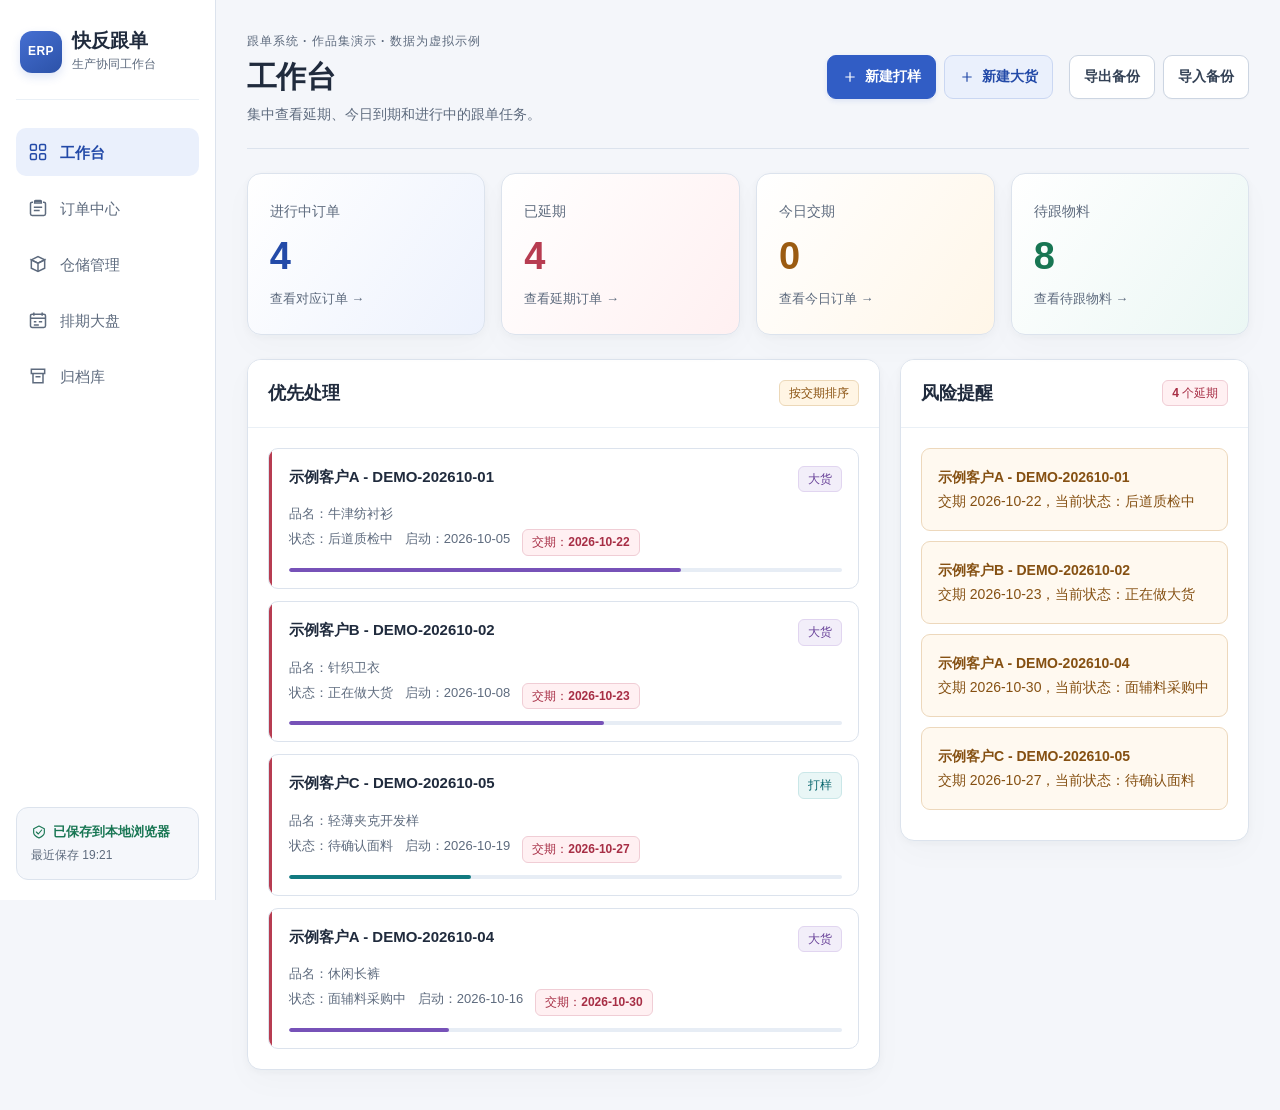
<file: systems/flow.html>
<!doctype html>
<html lang="zh-CN">
<head>
  <meta charset="utf-8">
  <meta name="viewport" content="width=device-width, initial-scale=1">
  <title>跟单系统 · 作品集演示</title>
  <style>
    :root {
      --bg: #f3f6fb;
      --panel: #ffffff;
      --ink: #172033;
      --muted: #68758b;
      --line: #dfe6f0;
      --line-soft: #edf1f7;
      --soft: #f6f8fc;
      --indigo: #4f5ee8;
      --indigo-strong: #3d49cf;
      --cyan: #06a8bd;
      --sky: #0ea5e9;
      --green: #07886b;
      --amber: #d97706;
      --red: #e11d48;
      --violet: #8b5cf6;
      --rose: #e11d48;
      --deep: #111a2e;
      --shadow: 0 8px 30px rgba(25, 39, 72, .07);
      --shadow-soft: 0 18px 44px rgba(25, 39, 72, .12);
    }

    * { box-sizing: border-box; }
    body {
      margin: 0;
      font-family: -apple-system, BlinkMacSystemFont, "PingFang SC", "Microsoft YaHei", Arial, sans-serif;
      background:
        radial-gradient(circle at 78% -12%, rgba(79,94,232,.10), transparent 32%),
        radial-gradient(circle at 20% 110%, rgba(6,168,189,.08), transparent 30%),
        var(--bg);
      color: var(--ink);
      letter-spacing: 0;
    }
    ::-webkit-scrollbar { width: 6px; height: 6px; }
    ::-webkit-scrollbar-track { background: #f1f5f9; border-radius: 4px; }
    ::-webkit-scrollbar-thumb { background: #cbd5e1; border-radius: 4px; }
    ::-webkit-scrollbar-thumb:hover { background: #94a3b8; }
    button, input, select, textarea { font: inherit; }
    button { cursor: pointer; }
    .app { min-height: 100vh; display: grid; grid-template-columns: 264px 1fr; }
    .side {
      background:
        radial-gradient(circle at 20% 0, rgba(99,102,241,.30), transparent 34%),
        linear-gradient(180deg, rgba(79,94,232,.10), transparent 46%),
        var(--deep);
      color: #cbd5e1;
      padding: 26px 17px;
      display: flex;
      flex-direction: column;
      gap: 18px;
      box-shadow: 12px 0 40px rgba(15, 23, 42, .12);
      position: sticky;
      top: 0;
      height: 100vh;
      z-index: 8;
    }
    .brand { display: flex; align-items: center; gap: 12px; padding: 8px 8px 20px; border-bottom: 1px solid rgba(255,255,255,.10); }
    .mark { width: 46px; height: 46px; border-radius: 15px; background: linear-gradient(135deg, #7c83ff, #3453d7); display: grid; place-items: center; color: #fff; font-weight: 900; box-shadow: 0 12px 26px rgba(79,94,232,.40); font-size: 12px; }
    .brand strong { color: #fff; display: block; font-size: 18px; line-height: 1.15; font-weight: 900; }
    .brand span { display: block; color: #9ca3af; font-size: 12px; margin-top: 2px; }
    .nav { display: grid; gap: 8px; }
    .nav button {
      width: 100%;
      border: 0;
      background: transparent;
      color: inherit;
      text-align: left;
      padding: 13px 14px;
      border-radius: 13px;
      display: flex;
      gap: 10px;
      align-items: center;
      transition: .16s ease;
      position: relative;
      font-weight: 700;
    }
    .nav button::before { content: ""; width: 7px; height: 7px; border-radius: 50%; background: #6b768a; flex: 0 0 auto; }
    .nav button:hover { background: rgba(255,255,255,.08); color: #fff; }
    .nav button.active { background: linear-gradient(135deg, #5b67ed, #4351d6); color: #fff; box-shadow: 0 14px 30px rgba(49,63,184,.34); }
    .nav button.active::before { background: #fff; box-shadow: 0 0 0 4px rgba(255,255,255,.16); }
    .side-foot { margin-top: auto; color: #a0abc0; font-size: 12px; line-height: 1.7; padding: 14px; border: 1px solid rgba(255,255,255,.08); border-radius: 16px; background: rgba(255,255,255,.04); }
    .main { min-width: 0; padding: 28px 32px 48px; }
    .topbar {
      display: flex;
      justify-content: space-between;
      gap: 16px;
      align-items: center;
      margin-bottom: 24px;
      padding: 24px;
      background: rgba(255,255,255,.88);
      border: 1px solid rgba(255,255,255,.90);
      border-radius: 24px;
      box-shadow: var(--shadow);
      position: relative;
      top: auto;
      z-index: 1;
      overflow: hidden;
      backdrop-filter: blur(18px);
    }
    .topbar::after {
      content: "";
      position: absolute;
      right: -96px;
      top: -110px;
      width: 288px;
      height: 288px;
      border-radius: 999px;
      background: #eef2ff;
      filter: blur(54px);
      pointer-events: none;
    }
    .title, .actions { position: relative; z-index: 1; }
    .title h1 { margin: 0; font-size: 30px; line-height: 1.15; font-weight: 900; }
    .title p { margin: 7px 0 0; color: var(--muted); font-size: 13px; }
    .actions { display: flex; flex-wrap: wrap; gap: 8px; justify-content: flex-end; }
    .btn {
      border: 1px solid var(--line);
      background: #fff;
      color: var(--ink);
      border-radius: 12px;
      padding: 10px 14px;
      font-weight: 900;
      font-size: 13px;
      display: inline-flex;
      align-items: center;
      gap: 7px;
      min-height: 42px;
      box-shadow: 0 1px 2px rgba(15,23,42,.05);
      transition: transform .14s ease, box-shadow .14s ease, border-color .14s ease, background .14s ease;
    }
    .btn:hover { transform: translateY(-1px); border-color: #c7d2fe; box-shadow: var(--shadow-soft); }
    .btn:active { transform: translateY(0); }
    .btn:focus-visible, .nav button:focus-visible { outline: 3px solid rgba(79,94,232,.24); outline-offset: 2px; }
    .btn.primary { background: linear-gradient(135deg, #5c68ed, #4351d5); color: #fff; border-color: transparent; box-shadow: 0 8px 18px rgba(67,81,213,.22); }
    .btn.green { background: linear-gradient(135deg, #0b9a79, #08755e); color: #fff; border-color: transparent; box-shadow: 0 8px 18px rgba(8,117,94,.18); }
    .btn.red { color: var(--red); }
    .btn.dark { background: var(--deep); color: #fff; border-color: var(--deep); }
    .btn:disabled { opacity: .45; cursor: not-allowed; }
    .toolbar { display: flex; gap: 10px; flex-wrap: wrap; margin-bottom: 16px; padding: 12px; background: rgba(255,255,255,.88); border: 1px solid rgba(255,255,255,.9); border-radius: 18px; box-shadow: var(--shadow); backdrop-filter: blur(14px); }
    .input, .select, textarea {
      width: 100%;
      border: 1px solid var(--line);
      background: #fff;
      border-radius: 11px;
      padding: 10px 12px;
      outline: none;
      min-height: 40px;
      color: var(--ink);
      transition: border-color .14s ease, box-shadow .14s ease, background .14s ease;
    }
    textarea { resize: vertical; line-height: 1.55; }
    .input:focus, .select:focus, textarea:focus { background: #fff; border-color: var(--indigo); box-shadow: 0 0 0 3px rgba(79, 70, 229, .14); }
    .search { flex: 1 1 280px; }
    .filter { flex: 0 0 152px; }
    .grid { display: grid; gap: 14px; }
    .stats { grid-template-columns: repeat(4, minmax(0, 1fr)); margin-bottom: 16px; }
    .stat {
      background: linear-gradient(145deg, rgba(255,255,255,.98), rgba(248,250,255,.92));
      border: 1px solid rgba(255,255,255,.94);
      border-radius: 20px;
      padding: 22px;
      box-shadow: var(--shadow);
      position: relative;
      overflow: hidden;
      transition: transform .18s ease, box-shadow .18s ease;
    }
    .stat:hover { transform: translateY(-2px); box-shadow: var(--shadow-soft); }
    .stat::after { content: ""; position: absolute; right: 16px; top: 16px; width: 44px; height: 44px; border-radius: 15px; background: rgba(79,70,229,.10); box-shadow: inset 0 0 0 1px rgba(255,255,255,.7); }
    .stat.orders::after { background: rgba(79,70,229,.12); }
    .stat.late::after { background: rgba(225,29,72,.12); }
    .stat.today::after { background: rgba(217,119,6,.14); }
    .stat.materials::after { background: rgba(14,165,233,.14); }
    .stat span { color: var(--muted); font-size: 12px; font-weight: 800; }
    .stat strong { display: block; font-size: 30px; margin-top: 8px; line-height: 1; font-weight: 900; }
    .split { grid-template-columns: minmax(0, 1.1fr) minmax(380px, .9fr); align-items: start; }
    .order-workspace { grid-template-columns: minmax(300px, 380px) minmax(0, 1fr); }
    .panel {
      background: rgba(255,255,255,.94);
      border: 1px solid var(--line);
      border-radius: 22px;
      box-shadow: var(--shadow);
      overflow: hidden;
      border-color: rgba(222,229,240,.82);
    }
    .panel-head {
      padding: 18px 20px;
      border-bottom: 1px solid var(--line-soft);
      display: flex;
      justify-content: space-between;
      gap: 12px;
      align-items: center;
      background: linear-gradient(180deg, #fff, #fcfdff);
    }
    .panel-head h2, .panel-head h3 { margin: 0; font-size: 19px; line-height: 1.25; font-weight: 900; }
    .panel-body { padding: 22px; }
    .orders { display: grid; gap: 10px; }
    .order-card {
      border: 1px solid var(--line);
      background: #fff;
      border-radius: 17px;
      padding: 16px;
      display: grid;
      gap: 10px;
      transition: .15s ease;
      position: relative;
      overflow: hidden;
    }
    .order-card::before { content: ""; position: absolute; inset: 0 auto 0 0; width: 4px; background: var(--cyan); opacity: .85; }
    .order-card.bulk::before { background: var(--violet); }
    .order-card.sample::before { background: var(--cyan); }
    .order-card.late-order::before { background: var(--red); }
    .order-card:hover, .order-card.selected { border-color: #bfc8ff; box-shadow: 0 14px 30px rgba(79,94,232,.13); transform: translateY(-1px); }
    .order-card.selected { background: linear-gradient(135deg, #fff, #f6f7ff); }
    .order-card strong { padding-left: 3px; }
    .row { display: flex; align-items: center; justify-content: space-between; gap: 10px; }
    .row.wrap { flex-wrap: wrap; }
    .meta { color: var(--muted); font-size: 12px; display: flex; gap: 12px; flex-wrap: wrap; }
    .badge {
      display: inline-flex;
      align-items: center;
      gap: 5px;
      border-radius: 12px;
      padding: 4px 9px;
      font-size: 12px;
      font-weight: 900;
      white-space: nowrap;
      background: var(--soft);
      color: var(--muted);
      border: 1px solid transparent;
    }
    .badge.sample { background: #ecfeff; color: #0e7490; border-color: #a5f3fc; }
    .badge.bulk { background: #f5f3ff; color: #6d28d9; border-color: #ddd6fe; }
    .badge.late { background: #fff1f2; color: #be123c; border-color: #fecdd3; }
    .badge.ok { background: #ecfdf5; color: #047857; border-color: #a7f3d0; }
    .badge.warn { background: #fffbeb; color: #b45309; border-color: #fde68a; }
    .progress {
      width: 100%;
      height: 7px;
      background: #e2e8f0;
      border-radius: 999px;
      overflow: hidden;
    }
    .progress span { display: block; height: 100%; border-radius: inherit; background: linear-gradient(90deg, var(--indigo), var(--cyan)); box-shadow: 0 0 12px rgba(79,70,229,.20); }
    .form-grid { display: grid; grid-template-columns: repeat(2, minmax(0, 1fr)); gap: 14px; }
    .form-grid.three { grid-template-columns: repeat(3, minmax(0, 1fr)); }
    label { display: grid; gap: 6px; color: var(--muted); font-size: 12px; font-weight: 700; }
    label span { display: block; }
    .wide { grid-column: 1 / -1; }
    .field-block { display: grid; gap: 7px; color: var(--muted); font-size: 12px; font-weight: 700; }
    .field-label { display: block; }
    .section-card { padding: 16px; border: 1px solid var(--line); border-radius: 17px; background: linear-gradient(145deg, #fbfcff, #f6f8fc); }
    .section-title { display: flex; align-items: center; justify-content: space-between; gap: 10px; margin-bottom: 12px; color: var(--ink); font-size: 14px; font-weight: 900; }
    .section-hint { color: var(--muted); font-size: 11px; font-weight: 600; }
    .list-edit { display: grid; gap: 8px; padding: 10px; background: #f8fafc; border: 1px solid var(--line); border-radius: 16px; }
    .list-line { display: grid; grid-template-columns: 1fr 34px; gap: 8px; align-items: start; }
    .image-strip { display: flex; gap: 12px; flex-wrap: wrap; padding: 12px; border: 1px solid var(--line); border-radius: 17px; background: #f8faff; }
    .thumb { width: 112px; height: 112px; border: 1px solid var(--line); border-radius: 16px; background: #fff; position: relative; overflow: hidden; box-shadow: 0 8px 18px rgba(15,23,42,.07); }
    .thumb img { width: 100%; height: 100%; object-fit: contain; display: block; }
    .thumb button { position: absolute; right: 6px; top: 6px; border: 0; background: rgba(225,29,72,.94); color: #fff; border-radius: 8px; width: 25px; height: 25px; display: grid; place-items: center; box-shadow: 0 5px 12px rgba(159,18,57,.25); }
    .upload {
      width: 112px;
      height: 112px;
      border: 1.5px dashed #8e9ab1;
      border-radius: 16px;
      display: grid;
      place-items: center;
      text-align: center;
      color: var(--muted);
      background: linear-gradient(145deg, #fff, #f4f6ff);
      font-size: 12px;
      cursor: pointer;
      transition: border-color .15s ease, background .15s ease, transform .15s ease;
    }
    .upload:hover { border-color: var(--indigo); background: #f0f2ff; transform: translateY(-1px); color: var(--indigo-strong); }
    .upload input, .hidden-input { display: none; }
    .table-wrap { width: 100%; overflow: auto; border: 1px solid var(--line); border-radius: 14px; background: #fff; }
    table { width: 100%; border-collapse: collapse; font-size: 13px; }
    th, td { border-bottom: 1px solid var(--line-soft); padding: 12px 10px; text-align: left; vertical-align: top; }
    th { background: #f6f8fc; color: var(--muted); font-size: 12px; font-weight: 900; white-space: nowrap; word-break: keep-all; }
    tbody tr:hover { background: #f8fafc; }
    .matrix-table { min-width: 560px; }
    .matrix-table th, .matrix-table td { padding: 7px; text-align: center; vertical-align: middle; }
    .matrix-table th:first-child, .matrix-table td:first-child { min-width: 132px; text-align: left; }
    .matrix-table .input { min-width: 74px; padding: 8px; text-align: center; }
    .matrix-total { min-width: 78px; font-weight: 900; color: var(--indigo-strong); background: #f4f5ff; white-space: nowrap; word-break: keep-all; }
    .mini-btn { border: 0; border-radius: 8px; background: #fff1f2; color: var(--red); width: 26px; height: 26px; font-weight: 900; cursor: pointer; }
    .mini-btn:disabled { opacity: .35; cursor: not-allowed; }
    .material-summary { margin-top: 18px; border: 1px solid #cfe4df; border-radius: 17px; overflow: hidden; background: #fff; }
    .material-summary-head { display: flex; align-items: center; justify-content: space-between; gap: 12px; padding: 14px 16px; background: linear-gradient(135deg, #f0fdf9, #f4f8ff); border-bottom: 1px solid #dbeae7; }
    .material-summary-head strong { font-size: 14px; }
    .money-summary { display: flex; gap: 8px; flex-wrap: wrap; }
    .money-summary .badge { font-variant-numeric: tabular-nums; }
    .check-control { display: inline-flex; grid-auto-flow: column; align-items: center; gap: 7px; cursor: pointer; color: var(--ink); }
    .check-control input { width: 17px; height: 17px; accent-color: var(--green); }
    .timeline { overflow: auto; padding-bottom: 8px; border: 1px solid var(--line); border-radius: 16px; background: #fff; }
    .timeline-row { display: grid; grid-template-columns: 205px max-content; width: max-content; min-width: 100%; border-bottom: 1px solid var(--line-soft); }
    .timeline-row:last-child { border-bottom: 0; }
    .timeline-title { padding: 12px 14px; background: #fff; border-right: 1px solid var(--line); position: sticky; left: 0; z-index: 2; box-shadow: 5px 0 10px rgba(23,32,51,.035); }
    .timeline-header { position: sticky; top: 0; z-index: 4; }
    .timeline-header .timeline-title { display: flex; align-items: center; font-size: 12px; font-weight: 900; background: #f5f7fb; z-index: 5; }
    .timeline-dates { display: flex; min-height: 56px; background: #f5f7fb; }
    .timeline-date { width: 46px; flex: 0 0 46px; display: grid; place-items: center; align-content: center; gap: 2px; border-right: 1px solid var(--line); color: var(--muted); font-size: 10px; line-height: 1.1; }
    .timeline-date strong { color: var(--ink); font-size: 11px; }
    .timeline-date.weekend { background: #f8f3ff; }
    .timeline-date.today { background: #e9ecff; color: var(--indigo-strong); box-shadow: inset 0 -3px 0 var(--indigo); }
    .bar-wrap { position: relative; min-height: 56px; background-image: linear-gradient(to right, var(--line) 1px, transparent 1px); background-size: 46px 100%; }
    .bar { position: absolute; top: 14px; height: 28px; border-radius: 999px; background: var(--indigo); min-width: 34px; color: #fff; font-size: 11px; overflow: hidden; white-space: nowrap; box-shadow: 0 8px 18px rgba(79,70,229,.20); font-weight: 900; display: flex; align-items: center; justify-content: center; line-height: 1; padding: 0 9px; }
    .empty { color: var(--muted); text-align: center; padding: 34px 24px; border: 1px dashed #cbd5e1; border-radius: 16px; background: #f8fafc; }
    .notice {
      border: 1px solid #b7e2ea;
      background: #ecfeff;
      color: #155e75;
      border-radius: 16px;
      padding: 12px 14px;
      font-size: 13px;
      line-height: 1.6;
      margin-bottom: 14px;
    }
    .print-sheet { display: none; }
    .danger-zone { border-top: 1px solid var(--line); margin-top: 16px; padding-top: 16px; }

    @media (max-width: 980px) {
      .app { grid-template-columns: 1fr; }
      .side { position: sticky; top: 0; z-index: 10; height: auto; flex-direction: row; align-items: center; overflow-x: auto; }
      .brand { border-bottom: 0; padding: 0 8px; min-width: 190px; }
      .nav { display: flex; min-width: max-content; }
      .side-foot { display: none; }
      .split, .stats { grid-template-columns: 1fr; }
      .form-grid, .form-grid.three { grid-template-columns: 1fr; }
      .topbar { align-items: flex-start; flex-direction: column; position: relative; top: 0; }
      .actions { justify-content: flex-start; }
    }

    @media (min-width: 981px) and (max-width: 1180px) {
      .order-workspace { grid-template-columns: 1fr; }
    }

    @media (max-width: 640px) {
      .main { padding: 18px 14px 36px; }
      .topbar { padding: 18px; border-radius: 20px; }
      .title h1 { font-size: 25px; }
      .panel-body { padding: 16px; }
      .stats { grid-template-columns: repeat(2, minmax(0, 1fr)); }
      .thumb, .upload { width: 96px; height: 96px; }
      .material-summary-head { align-items: flex-start; flex-direction: column; }
    }

    /* UI refresh: screen-only so the proven print layout stays unchanged. */
    @media screen {
      :root {
        --bg: #eef3f5;
        --panel: #ffffff;
        --ink: #1c1d21;
        --muted: #777c86;
        --line: #e5e7eb;
        --line-soft: #eff0f2;
        --soft: #f8f8f7;
        --indigo: #7658da;
        --indigo-strong: #5c41be;
        --cyan: #168b91;
        --sky: #3d89c7;
        --green: #237d63;
        --amber: #a96312;
        --red: #c63e5e;
        --violet: #7658da;
        --rose: #c63e5e;
        --deep: #202126;
        --shadow: 0 1px 2px rgba(30,31,36,.025), 0 10px 26px rgba(30,31,36,.045);
        --shadow-soft: 0 16px 36px rgba(30,31,36,.08);
      }

      html { scrollbar-gutter: stable; }
      body {
        background: var(--bg);
        color: var(--ink);
        line-height: 1.5;
      }

      ::-webkit-scrollbar { width: 8px; height: 8px; }
      ::-webkit-scrollbar-track { background: transparent; }
      ::-webkit-scrollbar-thumb { background: #c8ccd2; border: 2px solid transparent; border-radius: 999px; background-clip: padding-box; }
      ::-webkit-scrollbar-thumb:hover { background: #aaafb8; border: 2px solid transparent; background-clip: padding-box; }

      .app { grid-template-columns: 230px minmax(0, 1fr); background: #f8f9f8; }
      .side {
        padding: 24px 15px 18px;
        gap: 22px;
        background: #ffffff;
        box-shadow: none;
        border-right: 1px solid var(--line);
        color: #62666f;
      }
      .brand { gap: 11px; padding: 4px 8px 21px; border-bottom-color: var(--line-soft); }
      .mark {
        width: 40px;
        height: 40px;
        border-radius: 11px;
        background: linear-gradient(135deg, #9c7cf0 0%, #7253da 52%, #52c8d2 100%);
        box-shadow: 0 8px 18px rgba(109,79,205,.22);
        letter-spacing: .5px;
      }
      .brand strong { color: var(--ink); font-size: 17px; font-weight: 800; letter-spacing: .1px; }
      .brand span { color: #969aa2; font-size: 11px; margin-top: 3px; }
      .nav { gap: 5px; }
      .nav button {
        min-height: 44px;
        padding: 10px 12px;
        gap: 11px;
        border-radius: 10px;
        color: #656a73;
        font-size: 13px;
        font-weight: 600;
        white-space: nowrap;
      }
      .nav button::before { display: none; }
      .nav button:hover { background: #f5f5f4; color: var(--ink); transform: translateX(1px); }
      .nav button.active {
        background: linear-gradient(100deg, rgba(166,128,242,.24), rgba(111,218,230,.22) 56%, rgba(255,211,125,.20));
        color: #28222f;
        box-shadow: inset 0 0 0 1px rgba(112,78,194,.055);
      }
      .nav-icon {
        width: 20px;
        height: 20px;
        display: inline-grid;
        place-items: center;
        flex: 0 0 20px;
        color: #8d929a;
      }
      .nav-icon svg { width: 18px; height: 18px; display: block; }
      .nav button:hover .nav-icon { color: #383a40; }
      .nav button.active .nav-icon { color: var(--indigo-strong); }
      .side-foot {
        padding: 13px 14px;
        border-radius: 11px;
        border-color: var(--line);
        background: #f7f7f6;
        color: #858991;
        line-height: 1.65;
      }

      .main {
        width: 100%;
        max-width: 1760px;
        margin: 0 auto;
        padding: 24px clamp(22px, 2.6vw, 42px) 52px;
        background: #f8f9f8;
      }
      .topbar {
        position: relative;
        top: auto;
        z-index: auto;
        overflow: visible;
        min-height: 84px;
        margin: 0 0 18px;
        padding: 17px 18px;
        border: 1px solid var(--line);
        border-radius: 14px;
        background: #ffffff;
        box-shadow: 0 1px 2px rgba(30,31,36,.02);
        backdrop-filter: none;
      }
      .topbar::after { display: none; }
      .title, .actions { z-index: auto; }
      .title-kicker {
        display: inline-flex;
        align-items: center;
        gap: 7px;
        margin-bottom: 6px;
        color: #858991;
        font-size: 11px;
        line-height: 1;
        font-weight: 800;
        letter-spacing: .65px;
      }
      .title-kicker::before { content: ""; width: 7px; height: 7px; border-radius: 50%; background: var(--indigo); box-shadow: 0 0 0 4px rgba(118,88,218,.10); }
      .title h1 { font-size: clamp(25px, 2vw, 31px); font-weight: 800; letter-spacing: -.5px; }
      .title p { margin-top: 6px; color: var(--muted); font-size: 13px; }
      .actions { gap: 9px; }

      .btn,
      .badge,
      th,
      .matrix-total { white-space: nowrap; word-break: keep-all; }
      .btn {
        position: relative;
        min-height: 40px;
        padding: 9px 13px;
        border-color: #dedfe3;
        border-radius: 9px;
        background: #fff;
        color: #36383e;
        box-shadow: 0 1px 2px rgba(30,31,36,.025);
        font-size: 12.5px;
        font-weight: 700;
        transition: border-color .16s ease, background .16s ease, color .16s ease, box-shadow .16s ease, transform .16s ease;
      }
      .btn:hover { transform: translateY(-1px); border-color: #c3c5ca; background: #fafafa; box-shadow: 0 6px 16px rgba(30,31,36,.07); }
      .btn:active { transform: translateY(0); box-shadow: none; }
      .btn.primary { background: #202126; border-color: #202126; color: #fff; box-shadow: 0 6px 14px rgba(32,33,38,.14); }
      .btn.primary:hover { background: #08090b; border-color: #08090b; }
      .btn.green { background: var(--indigo); border-color: var(--indigo); color: #fff; box-shadow: 0 6px 14px rgba(118,88,218,.18); }
      .btn.green:hover { background: var(--indigo-strong); border-color: var(--indigo-strong); }
      .btn.red { background: #fff; border-color: #f0cbd4; color: #bd2f4f; }
      .btn.red:hover { background: #fff5f7; border-color: #e8aebc; }
      .btn.dark { background: #202126; border-color: #202126; }
      .btn:focus-visible,
      .nav button:focus-visible,
      .input:focus-visible,
      .select:focus-visible,
      textarea:focus-visible { outline: 3px solid rgba(118,88,218,.18); outline-offset: 2px; }
      .topbar #exportBtn { margin-left: 7px; }

      .toolbar {
        margin-bottom: 16px;
        padding: 10px;
        border: 1px solid var(--line);
        border-radius: 14px;
        background: #fff;
        box-shadow: 0 1px 2px rgba(30,31,36,.02);
        backdrop-filter: none;
      }
      .input, .select, textarea {
        min-height: 41px;
        padding: 9px 11px;
        border-color: #dedfe3;
        border-radius: 9px;
        background: #fff;
        color: var(--ink);
        font-size: 13px;
      }
      textarea { line-height: 1.55; }
      .input:hover, .select:hover, textarea:hover { border-color: #c4c6cc; }
      .input:focus, .select:focus, textarea:focus { border-color: var(--indigo); box-shadow: 0 0 0 3px rgba(118,88,218,.11); }
      .search { flex-basis: 320px; }
      .filter { flex-basis: 144px; }

      #view { min-width: 0; }
      .grid { gap: 18px; }
      .stats { gap: 14px; margin-bottom: 18px; }
      .stat {
        min-height: 122px;
        padding: 20px;
        border: 1px solid rgba(31,32,36,.045);
        border-radius: 15px;
        background: #fff;
        box-shadow: 0 1px 2px rgba(30,31,36,.018);
        transition: border-color .16s ease, box-shadow .16s ease, transform .16s ease;
      }
      .stat:hover { transform: translateY(-2px); border-color: rgba(31,32,36,.10); box-shadow: var(--shadow); }
      .stat::before { display: none; }
      .stat::after {
        width: 38px;
        height: 38px;
        right: 16px;
        top: 16px;
        display: grid;
        place-items: center;
        border: 1px solid rgba(255,255,255,.70);
        border-radius: 11px;
        background: rgba(255,255,255,.58) !important;
        box-shadow: 0 4px 12px rgba(31,32,36,.04);
        font-size: 13px;
        font-weight: 800;
      }
      .stat.orders { background: linear-gradient(135deg, #fff1a6 0%, #edf8b9 100%); }
      .stat.late { background: linear-gradient(135deg, #ffd9d3 0%, #ffe9bd 100%); }
      .stat.today { background: linear-gradient(135deg, #eee4ff 0%, #d6eff8 100%); }
      .stat.materials { background: linear-gradient(135deg, #d5f5df 0%, #e9f4b9 100%); }
      .stat.orders::after { content: "单"; color: #76610b; }
      .stat.late::after { content: "延"; color: #a43d43; }
      .stat.today::after { content: "今"; color: #6246a9; }
      .stat.materials::after { content: "料"; color: #34704d; }
      .stat span { color: rgba(28,29,33,.68); font-size: 12px; font-weight: 600; }
      .stat strong { margin-top: 16px; color: var(--ink) !important; font-size: 32px; font-weight: 800; letter-spacing: -.6px; }

      .split { grid-template-columns: minmax(0, 1.08fr) minmax(360px, .92fr); gap: 18px; }
      .order-workspace { grid-template-columns: minmax(310px, 360px) minmax(0, 1fr); gap: 18px; }
      .panel {
        min-width: 0;
        border: 1px solid var(--line);
        border-radius: 16px;
        background: #fff;
        box-shadow: 0 1px 2px rgba(30,31,36,.02), 0 7px 22px rgba(30,31,36,.018);
      }
      .panel-head {
        min-height: 62px;
        padding: 15px 18px;
        border-bottom-color: var(--line-soft);
        background: #fff;
        flex-wrap: wrap;
      }
      .panel-head h2, .panel-head h3 { font-size: 17px; font-weight: 800; letter-spacing: -.2px; }
      .panel-body { min-width: 0; padding: 18px; }
      .wide { min-width: 0; }
      .orders { gap: 9px; }
      .order-card {
        padding: 14px 14px 14px 16px;
        gap: 9px;
        border-color: var(--line);
        border-radius: 11px;
        box-shadow: none;
        cursor: pointer;
      }
      .order-card::before { width: 3px; }
      .order-card:hover { transform: none; border-color: #c9cbd1; background: #fafafa; box-shadow: 0 5px 16px rgba(30,31,36,.05); }
      .order-card.selected { transform: none; border-color: rgba(118,88,218,.20); background: linear-gradient(100deg, rgba(166,128,242,.14), rgba(111,218,230,.12) 60%, rgba(255,211,125,.10)); box-shadow: inset 3px 0 0 var(--indigo); }
      .order-card:focus-visible { outline: 3px solid rgba(118,88,218,.20); outline-offset: 2px; }
      .order-card strong { font-size: 13px; font-weight: 700; }
      .order-card .row > strong { min-width: 0; overflow: hidden; text-overflow: ellipsis; white-space: nowrap; }
      .order-card .row > .badge { flex: 0 0 auto; }
      .meta { color: #778296; font-size: 11.5px; gap: 9px; }
      .badge {
        min-height: 24px;
        padding: 3px 8px;
        border-radius: 999px;
        font-size: 11px;
        font-weight: 700;
      }
      .badge.sample { background: #eaf8f8; color: #0c7277; border-color: #c5e8e9; }
      .badge.bulk { background: #f1effc; color: #6547b3; border-color: #ddd6f5; }
      .badge.late { background: #fff0f3; color: #b72e4e; border-color: #f4c7d2; }
      .badge.ok { background: #ebf8f3; color: #0f715f; border-color: #c7e9dd; }
      .badge.warn { background: #fff6e8; color: #9a5905; border-color: #f3ddb8; }
      .progress { height: 5px; background: #e9e9ec; }
      .progress span { background: linear-gradient(90deg, var(--indigo), #5bcbd0); box-shadow: none; }

      .form-grid { gap: 14px 16px; }
      label, .field-block { color: #556174; font-size: 12px; font-weight: 600; }
      label span, .field-label { color: #4b5668; }
      .section-card {
        min-width: 0;
        padding: 15px;
        border-color: var(--line);
        border-radius: 12px;
        background: #fafafa;
      }
      .section-title { margin-bottom: 11px; font-size: 13.5px; font-weight: 700; }
      .section-hint { color: #7a8598; font-size: 11px; }
      .list-edit {
        padding: 10px;
        border-color: var(--line);
        border-radius: 11px;
        background: #fafafa;
      }
      .list-line { grid-template-columns: minmax(0, 1fr) 36px; }
      .image-strip {
        padding: 11px;
        gap: 10px;
        border-color: var(--line);
        border-radius: 12px;
        background: #fafafa;
      }
      .thumb, .upload { width: 104px; height: 104px; border-radius: 11px; }
      .thumb { border-color: #d9e1eb; box-shadow: none; }
      .thumb:hover { border-color: #aebbd0; }
      .thumb button { width: 24px; height: 24px; right: 5px; top: 5px; border-radius: 7px; box-shadow: 0 3px 8px rgba(150,29,58,.24); }
      .upload { position: relative; border-color: #aeb8c7; background: #fff; color: #697588; }
      .upload:hover { border-color: var(--indigo); background: #f7f4ff; color: var(--indigo-strong); }
      .upload input, .hidden-input {
        display: block;
        position: absolute;
        width: 1px;
        height: 1px;
        padding: 0;
        margin: -1px;
        overflow: hidden;
        clip: rect(0 0 0 0);
        clip-path: inset(50%);
        white-space: nowrap;
        border: 0;
      }
      .upload:focus-within, label.btn:focus-within { outline: 3px solid rgba(118,88,218,.18); outline-offset: 2px; }

      .table-wrap { border-color: var(--line); border-radius: 11px; }
      table { font-size: 12.5px; }
      th, td { padding: 11px 10px; border-bottom-color: var(--line-soft); }
      th {
        background: #f8f8f7;
        color: #62666f;
        font-size: 11.5px;
        font-weight: 700;
      }
      td { color: #37393f; vertical-align: middle; }
      tbody tr { transition: background .14s ease; }
      tbody tr:hover { background: #fafafa; }
      .material-table { min-width: 920px; }
      .related-material-table { min-width: 720px; }
      .table-actions { display: flex; align-items: center; gap: 6px; flex-wrap: nowrap; }
      .table-actions .btn { min-height: 34px; padding: 6px 10px; }
      .matrix-table { min-width: 620px; }
      .matrix-table th, .matrix-table td { padding: 7px; white-space: nowrap; }
      .matrix-table th:first-child, .matrix-table td:first-child { min-width: 150px; }
      .matrix-table .input { min-width: 82px; padding: 7px 8px; }
      .matrix-total { min-width: 78px; color: var(--indigo-strong); background: #f3efff; font-weight: 800; }
      .mini-btn { flex: 0 0 25px; width: 25px; height: 25px; border-radius: 7px; }

      .material-summary { margin-top: 16px; border-color: #d7e9dc; border-radius: 12px; }
      .material-summary-head { padding: 13px 15px; border-bottom-color: #dcebe0; background: linear-gradient(100deg, #edf9ef, #f4f8df); }
      .money-summary { align-items: center; }
      .check-control { white-space: nowrap; }
      .check-control input { width: 16px; height: 16px; }

      .timeline { max-height: min(70vh, 700px); padding: 0; border-color: var(--line); border-radius: 11px; overscroll-behavior: contain; }
      .timeline-row { grid-template-columns: 210px max-content; }
      .timeline-title { min-height: 56px; padding: 11px 13px; border-right-color: var(--line); box-shadow: 4px 0 10px rgba(24,34,48,.025); display: grid; align-content: center; }
      .timeline-title .meta { white-space: nowrap; overflow: hidden; text-overflow: ellipsis; }
      .timeline-header .timeline-title, .timeline-dates { background: #f8f8f7; }
      .timeline-date { border-right-color: var(--line); }
      .timeline-date.weekend { background: #faf8fd; }
      .timeline-date.today { background: #f0ebff; box-shadow: inset 0 -3px 0 var(--indigo); }
      .bar-wrap { background-image: linear-gradient(to right, var(--line) 1px, transparent 1px); }
      .bar { top: 50%; transform: translateY(-50%); box-shadow: 0 6px 12px rgba(24,34,48,.14); font-weight: 700; }

      .notice {
        margin-bottom: 10px;
        padding: 12px 13px;
        border-color: #f0d8aa;
        border-radius: 10px;
        background: #fff9ed;
        color: #805018;
      }
      .empty {
        padding: 30px 20px;
        border-color: #cbd4e0;
        border-radius: 11px;
        background: #fafbfd;
        color: #7b8798;
      }
      .save-strip {
        display: flex;
        align-items: center;
        justify-content: space-between;
        gap: 14px;
        margin-top: 18px;
        padding-top: 15px;
        border-top: 1px solid var(--line);
      }
      .save-state { display: inline-flex; align-items: center; gap: 8px; color: #657286; font-size: 12px; font-weight: 650; }
      .save-state::before { content: ""; width: 8px; height: 8px; border-radius: 50%; background: #18a17e; box-shadow: 0 0 0 4px rgba(24,161,126,.11); }
      .danger-zone { margin-top: 18px; padding-top: 15px; border-top-color: var(--line); }
    }

    @media screen {
      button.stat {
        width: 100%;
        color: var(--ink);
        font: inherit;
        text-align: left;
        cursor: pointer;
      }
      button.stat:focus-visible { outline: 3px solid rgba(118,88,218,.22); outline-offset: 3px; }
      .stat-link { display: block; margin-top: 12px; color: rgba(28,29,33,.68) !important; font-size: 11px !important; }
      .sort-filter { flex-basis: 196px; }
      .thumb img[data-preview-image] { cursor: zoom-in; }
      .thumb img[data-preview-image]:focus-visible { outline: 3px solid rgba(118,88,218,.30); outline-offset: -4px; border-radius: inherit; }
      .image-viewer[hidden] { display: none; }
      .image-viewer {
        position: fixed;
        inset: 0;
        z-index: 1000;
        display: grid;
        place-items: center;
        padding: 24px;
        background: rgba(12,14,20,.82);
        backdrop-filter: blur(14px);
      }
      .image-viewer-dialog {
        width: min(1120px, 96vw);
        max-height: 94vh;
        display: flex;
        flex-direction: column;
        overflow: hidden;
        border: 1px solid rgba(255,255,255,.18);
        border-radius: 18px;
        background: rgba(27,29,36,.96);
        box-shadow: 0 30px 90px rgba(0,0,0,.42);
      }
      .image-viewer-toolbar { display: flex; align-items: center; justify-content: space-between; gap: 12px; padding: 12px 14px; color: #fff; }
      .image-viewer-title { min-width: 0; overflow: hidden; text-overflow: ellipsis; white-space: nowrap; font-size: 13px; font-weight: 700; }
      .image-viewer-actions { display: flex; gap: 8px; flex: 0 0 auto; }
      .image-viewer .btn { min-height: 38px; padding: 8px 12px; border-color: rgba(255,255,255,.16); background: rgba(255,255,255,.10); color: #fff; box-shadow: none; }
      .image-viewer .btn:hover { border-color: rgba(255,255,255,.32); background: rgba(255,255,255,.17); }
      .image-viewer-stage { min-height: 220px; display: grid; place-items: center; padding: 0 14px 14px; overflow: auto; }
      .image-viewer-stage img { display: block; max-width: 100%; max-height: calc(94vh - 82px); object-fit: contain; border-radius: 10px; }
      body.image-viewer-open { overflow: hidden; }
      .material-items-editor { display: grid; gap: 12px; margin-top: 12px; }
      .material-item-card { padding: 14px; border: 1px solid var(--line); border-radius: 12px; background: #fafafa; }
      .material-item-head { display: flex; align-items: center; justify-content: space-between; gap: 10px; margin-bottom: 12px; }
      .material-item-head strong { font-size: 13px; color: var(--ink); }
      .material-item-grid { display: grid; grid-template-columns: repeat(2, minmax(0, 1fr)); gap: 12px; }
      .order-picker { grid-column: 1 / -1; border: 1px solid var(--line); border-radius: 10px; background: #fff; }
      .order-picker summary { padding: 10px 12px; cursor: pointer; color: #4b5668; font-size: 12px; font-weight: 700; }
      .order-picker-body { padding: 0 10px 10px; }
      .order-choice-list { max-height: 190px; margin-top: 8px; padding: 6px; overflow-y: auto; border: 1px solid var(--line-soft); border-radius: 9px; background: #fafafa; }
      .order-choice { display: flex; grid-auto-flow: initial; align-items: flex-start; gap: 8px; padding: 7px 8px; color: #4b5668; border-radius: 7px; }
      .order-choice[hidden] { display: none; }
      .order-choice:hover { background: #f0edfb; }
      .order-choice input { width: 16px; height: 16px; margin-top: 1px; accent-color: var(--indigo); flex: 0 0 auto; }
      .material-lines { display: grid; gap: 7px; min-width: 180px; }
      .material-line { padding-bottom: 7px; border-bottom: 1px solid var(--line-soft); }
      .material-line:last-child { padding-bottom: 0; border-bottom: 0; }
      .material-line .meta { margin-top: 2px; }
      .material-order-tags { display: flex; flex-wrap: wrap; gap: 5px; margin-top: 4px; }
    }

    @media screen and (min-width: 1121px) {
      .order-list-panel,
      .order-detail-panel {
        display: flex;
        flex-direction: column;
        max-height: clamp(390px, calc(100vh - 205px), 800px);
        max-height: clamp(390px, calc(100dvh - 205px), 800px);
      }
      .order-list-panel .panel-head,
      .order-detail-panel .panel-head { flex: 0 0 auto; }
      .order-list-scroll,
      .order-detail-scroll {
        flex: 1 1 auto;
        min-height: 0;
        overflow-y: auto;
        overscroll-behavior: contain;
        scrollbar-gutter: stable;
      }
    }

    @media screen and (min-width: 1121px) and (max-width: 1360px) {
      .order-workspace { grid-template-columns: 310px minmax(0, 1fr); }
      .main { padding-left: 28px; padding-right: 28px; }
    }

    @media screen and (max-width: 1120px) {
      .app { grid-template-columns: 1fr; }
      .side {
        position: relative;
        top: auto;
        z-index: auto;
        width: 100%;
        height: auto;
        padding: 14px 18px;
        flex-direction: row;
        align-items: center;
        gap: 16px;
        overflow-x: auto;
        border-right: 0;
        border-bottom: 1px solid var(--line);
      }
      .brand { min-width: 198px; padding: 0 16px 0 0; border-right: 1px solid var(--line); border-bottom: 0; }
      .nav { display: flex; min-width: max-content; gap: 5px; }
      .nav button { width: auto; }
      .side-foot { display: none; }
      .main { padding: 26px 24px 44px; }
      .stats { grid-template-columns: repeat(2, minmax(0, 1fr)); }
      .form-grid, .form-grid.three { grid-template-columns: repeat(2, minmax(0, 1fr)); }
      .split, .order-workspace { grid-template-columns: 1fr; }
      .order-list-panel .panel-body { max-height: 400px; }
      .order-detail-panel .panel-body { max-height: min(70vh, 680px); }
      .order-list-panel .panel-body,
      .order-detail-panel .panel-body {
        overflow-y: auto;
        overscroll-behavior: contain;
        scrollbar-gutter: stable;
      }
      .topbar { align-items: center; flex-direction: row; }
    }

    @media screen and (max-width: 760px) {
      .main { padding: 22px 16px 38px; }
      .topbar { min-height: 0; align-items: flex-start; flex-direction: column; padding-bottom: 16px; }
      .title h1 { font-size: 27px; }
      .actions { width: 100%; justify-content: flex-start; }
      .topbar #exportBtn { margin-left: 0; }
      .stats { grid-template-columns: repeat(2, minmax(0, 1fr)); }
      .form-grid, .form-grid.three { grid-template-columns: 1fr; }
      .panel-head { min-height: 58px; padding: 14px 15px; }
      .panel-body { padding: 15px; }
      .material-summary-head { align-items: flex-start; flex-direction: column; }
      .save-strip { align-items: flex-start; flex-direction: column; }
      .timeline-row { grid-template-columns: 150px max-content; }
      .material-item-grid { grid-template-columns: 1fr; }
    }

    @media screen and (max-width: 520px) {
      .side { padding: 12px; }
      .brand { min-width: 172px; }
      .mark { width: 38px; height: 38px; }
      .brand strong { font-size: 15px; }
      .main { padding: 18px 12px 34px; }
      .stats { grid-template-columns: 1fr; }
      .stat { min-height: 108px; }
      .toolbar { padding: 9px; }
      .search, .filter { flex: 1 1 100%; }
      .topbar .actions { display: grid; grid-template-columns: repeat(2, minmax(0, 1fr)); }
      .topbar .actions .btn { width: 100%; justify-content: center; }
      .thumb, .upload { width: 94px; height: 94px; }
    }

    @media screen and (pointer: coarse) {
      .mini-btn, .thumb button { min-width: 40px; min-height: 40px; }
    }

    @media (prefers-reduced-motion: reduce) {
      *, *::before, *::after { scroll-behavior: auto !important; animation-duration: .01ms !important; animation-iteration-count: 1 !important; transition-duration: .01ms !important; }
    }

    @media print {
      @page { size: A4; margin: 12mm; }
      body { background: #fff; }
      .side, .topbar, .image-viewer, #view > :not(.print-sheet) { display: none !important; }
      .app, .main, #view { display: block; padding: 0; margin: 0; min-height: 0; }
      .print-sheet {
        display: block !important;
        color: #111;
        padding: 0;
        font-size: 12px;
      }
      .print-sheet, .print-sheet * {
        font-family: "SimHei", "Heiti SC", "STHeiti", "黑体", sans-serif !important;
      }
      .print-sheet h1 { text-align: center; font-size: 23px; margin: 0 0 12px; letter-spacing: 0; }
      .print-subtitle { display: flex; justify-content: space-between; margin-bottom: 10px; color: #444; font-size: 12px; }
      .print-box { border: 1px solid #333; margin-bottom: 12px; break-inside: avoid; }
      .print-image-box { break-inside: auto; page-break-inside: auto; }
      .print-image-box > h2 { break-after: avoid; page-break-after: avoid; }
      .print-box h2 { margin: 0; padding: 8px 10px; font-size: 15px; border-bottom: 1px solid #333; background: #f3f4f6; }
      .print-box .content { padding: 10px; font-size: 13px; line-height: 1.7; white-space: pre-wrap; }
      .print-grid { display: grid; grid-template-columns: repeat(2, 1fr); border: 1px solid #333; margin-bottom: 12px; }
      .print-grid div { padding: 8px; border-right: 1px solid #333; border-bottom: 1px solid #333; font-size: 13px; }
      .print-grid div:nth-child(2n) { border-right: 0; }
      .print-grid div:nth-last-child(-n+2) { border-bottom: 0; }
      .print-table { width: 100%; border-collapse: collapse; font-size: 12px; }
      .print-table th, .print-table td { border: 1px solid #333; padding: 6px 7px; color: #111; }
      .print-table th { background: #f3f4f6; font-weight: 700; }
      .print-table th, .print-table td { white-space: normal; word-break: normal; }
      .order-qty-table th:last-child, .order-qty-table td:last-child, .print-total-row td { white-space: nowrap; word-break: keep-all; }
      .order-qty-table th, .order-qty-table td { text-align: center; }
      .order-qty-table th:first-child, .order-qty-table td:first-child { text-align: left; }
      .order-qty-table.compact { table-layout: fixed; font-size: 9px; }
      .order-qty-table.compact th, .order-qty-table.compact td { padding: 4px 3px; overflow-wrap: anywhere; }
      .print-images { display: block; padding: 5mm 2mm 0; }
      .print-images .thumb { display: inline-block; vertical-align: top; width: calc(50% - 4mm); height: 78mm; margin: 0 2mm 5mm; border-color: #333; border-radius: 2mm; box-shadow: none; break-inside: avoid; page-break-inside: avoid; }
      .print-images .thumb:only-child { width: calc(100% - 4mm); height: 118mm; }
      .print-total-row td { font-weight: 900; background: #f3f4f6; }
      .print-sign { display: grid; grid-template-columns: repeat(3, 1fr); gap: 20px; margin-top: 40px; font-size: 13px; }
      .thumb button, .upload { display: none; }
    }
  </style>
  <style id="uiux-workspace-theme">
    /* Screen presentation only. Storage, business rules and PDF styles are unchanged. */
    @media screen {
      :root {
        --bg: #f4f6fa; --panel: #fff; --ink: #202b3d; --muted: #5e6b7e;
        --line: #dce3ed; --line-soft: #eaf0f6; --soft: #f5f7fb;
        --indigo: #315dc5; --indigo-strong: #234aa8; --cyan: #127a80;
        --sky: #315dc5; --green: #187653; --amber: #9b5b11; --red: #b73c51;
        --violet: #7752b8; --rose: #b73c51; --deep: #202b3d;
        --shadow: 0 2px 7px rgba(32,43,61,.035), 0 12px 32px rgba(32,43,61,.025);
        --shadow-soft: 0 8px 24px rgba(32,43,61,.08);
        --focus-ring: #315dc5;
      }
      html { font-size: 16px; scrollbar-gutter: auto; }
      body { background: var(--bg); font-size: 16px; line-height: 1.55; -webkit-font-smoothing: antialiased; }
      button, input, select, textarea { font-family: inherit; }
      button, summary, label.btn { touch-action: manipulation; }
      .app { grid-template-columns: 216px minmax(0,1fr); background: var(--bg); }
      .side { padding: 30px 16px 20px; gap: 28px; background: rgba(255,255,255,.92); border-color: var(--line); box-shadow: none; }
      .brand { gap: 10px; padding: 0 4px 26px; border-color: var(--line-soft); }
      .mark { width: 42px; height: 42px; flex: 0 0 42px; border-radius: 12px; background: linear-gradient(145deg,#456fd2,#2c52a8); box-shadow: 0 4px 10px rgba(49,93,197,.16); font-size: 12px; font-weight: 700; }
      .brand strong { font-size: 19px; font-weight: 700; letter-spacing: 0; }
      .brand span { font-size: 12px; color: var(--muted); }
      .nav { gap: 8px; }
      .nav button { min-height: 48px; padding: 12px; gap: 12px; font-size: 15px; font-weight: 550; color: var(--muted); border-radius: 10px; transition: color .16s, background .16s; }
      .nav button:hover { transform: none; background: var(--soft); color: var(--ink); }
      .nav button.active { color: var(--indigo-strong); background: #eaf0fc; box-shadow: none; font-weight: 650; }
      .nav-icon, .nav button.active .nav-icon { color: currentColor; }
      .nav-icon svg { width: 20px; height: 20px; }
      .side-foot { padding: 14px; border: 1px solid var(--line); background: var(--soft); color: var(--muted); font-size: 12px; line-height: 1.8; }
      .side-foot strong { display: block; color: var(--ink); margin-bottom: 5px; font-size: 13px; font-weight: 600; }
      .main { max-width: 1900px; padding: 28px clamp(22px,2.4vw,40px) 40px; background: transparent; }
      .topbar { position: static; min-height: 96px; margin: 0 0 24px; padding: 0 0 22px; border: 0; border-bottom: 1px solid var(--line); border-radius: 0; background: transparent; box-shadow: none; gap: 20px; flex-wrap: wrap; }
      .title { min-width: 0; }
      .title-kicker { margin-bottom: 10px; color: var(--muted); font-size: 12px; font-weight: 550; letter-spacing: 1px; }
      .title-kicker::before { display: none; }
      .title h1 { font-size: 30px; line-height: 1.3; font-weight: 700; letter-spacing: -.6px; }
      .title p { margin: 8px 0 0; color: var(--muted); font-size: 14px; }
      .actions { gap: 8px; }
      .btn { min-height: 44px; justify-content: center; padding: 10px 14px; border: 1px solid #ccd5e2; border-radius: 9px; background: #fff; color: #334155; font-size: 14px; line-height: 1.4; font-weight: 600; box-shadow: 0 1px 2px rgba(32,43,61,.025); transition: background .16s, border-color .16s, box-shadow .16s, color .16s; }
      .btn:hover { transform: none; background: #f5f8fc; border-color: #a9b9cd; box-shadow: none; }
      .btn:active { transform: none; background: #eaf0f8; }
      .btn.primary { background: var(--indigo); border-color: var(--indigo); color: #fff; box-shadow: 0 2px 5px rgba(49,93,197,.12); }
      .btn.primary:hover { background: var(--indigo-strong); border-color: var(--indigo-strong); }
      .btn.green { color: var(--indigo-strong); background: #eaf0fc; border-color: #cad7f2; box-shadow: none; }
      .btn.green:hover { background: #dfe8fa; border-color: #adc2ea; }
      .btn.dark { background: var(--deep); border-color: var(--deep); color: #fff; }
      .btn.red { color: var(--red); border-color: #eacbd1; background: #fff; box-shadow: none; }
      .btn.red:hover { background: #fff1f3; border-color: #d9a2af; }
      .btn:disabled, .mini-btn:disabled { opacity: .42; cursor: not-allowed; }
      .topbar #exportBtn { margin-left: 8px; }
      .btn-icon { width: 16px; height: 16px; flex: 0 0 16px; }
      :is(.btn,.nav button,.order-card,.stat,.mini-btn,summary):focus-visible { outline: 3px solid var(--focus-ring); outline-offset: 3px; }
      .input, .select, textarea { min-height: 44px; padding: 10px 12px; border: 1px solid #bdc9d9; border-radius: 8px; background: #fff; color: var(--ink); font-size: 15px; font-weight: 400; box-shadow: none; }
      .input::placeholder, textarea::placeholder { color: #68768a; opacity: 1; }
      .input:hover, .select:hover, textarea:hover { border-color: #8da3bf; }
      .input:focus, .select:focus, textarea:focus { border-color: var(--indigo); outline: 2px solid rgba(49,93,197,.18); outline-offset: 1px; box-shadow: none; }
      textarea { line-height: 1.7; }
      .toolbar { gap: 12px; margin-bottom: 18px; padding: 16px; border: 1px solid var(--line); border-radius: 14px; background: rgba(255,255,255,.94); box-shadow: var(--shadow); align-items: flex-end; }
      .toolbar label { min-width: 0; gap: 7px; }
      .toolbar label > span { color: var(--muted); font-size: 13px; font-weight: 600; }
      .toolbar .search { flex: 1 1 260px; }
      .toolbar .filter { flex: 0 0 132px; }
      .toolbar .sort-filter { flex-basis: 210px; }
      .grid { gap: 20px; }
      .stats { gap: 16px; margin-bottom: 24px; }
      button.stat { display: block; min-height: 162px; padding: 21px 22px; border: 1px solid var(--line); border-radius: 14px; box-shadow: var(--shadow); transition: border-color .16s, box-shadow .16s; }
      .stat:hover { transform: none; border-color: #a8b9d2; box-shadow: 0 4px 15px rgba(32,43,61,.065); }
      .stat::before, .stat::after { display: none; }
      .stat.orders { background: linear-gradient(125deg,#fff,#edf2fd); }
      .stat.late { background: linear-gradient(125deg,#fff,#fff0f1); }
      .stat.today { background: linear-gradient(125deg,#fff,#fff6e8); }
      .stat.materials { background: linear-gradient(125deg,#fff,#ebf7f4); }
      .stat span { color: var(--muted); font-size: 14px; font-weight: 550; }
      .stat strong { margin-top: 13px; font-size: 38px; font-weight: 650; font-variant-numeric: tabular-nums; letter-spacing: -1px; }
      .stat.orders strong { color: var(--indigo-strong) !important; }
      .stat.late strong { color: var(--red) !important; }
      .stat.today strong { color: var(--amber) !important; }
      .stat.materials strong { color: var(--green) !important; }
      .stat .stat-link { margin-top: 14px; color: var(--muted) !important; font-size: 13px !important; font-weight: 400; }
      .split { grid-template-columns: minmax(0,1.45fr) minmax(300px,.8fr); }
      .order-workspace { grid-template-columns: minmax(290px,330px) minmax(0,1fr); gap: 18px; }
      .panel { border: 1px solid var(--line); border-radius: 14px; box-shadow: var(--shadow); }
      .panel-head { min-height: 68px; padding: 18px 20px; border-bottom: 1px solid var(--line-soft); gap: 12px; }
      .panel-head h2, .panel-head h3 { font-size: 18px; font-weight: 650; letter-spacing: 0; }
      .panel-body { padding: 20px; }
      .orders { gap: 12px; }
      .order-list-scroll { background: #f8fafe; padding: 14px; }
      .order-card { gap: 12px; padding: 17px 16px 16px 20px; border: 1px solid var(--line); border-radius: 10px; background: #fff; box-shadow: none; transition: border-color .16s, background .16s; }
      .order-card::before { width: 3px; opacity: 1; }
      .order-card:hover { background: #f7f9fe; border-color: #afbdd4; box-shadow: none; transform: none; }
      .order-card.selected { background: #edf3ff; border-color: #9fb7e6; box-shadow: inset 3px 0 0 var(--indigo); transform: none; }
      .order-card strong { padding: 0; font-size: 15px; font-weight: 650; }
      .order-card .row { align-items: flex-start; }
      .order-card .row > strong { overflow: visible; text-overflow: clip; white-space: normal; overflow-wrap: anywhere; line-height: 1.5; }
      .meta { font-size: 13px; color: var(--muted); gap: 5px 12px; overflow-wrap: anywhere; }
      .order-card .meta > span:first-child { flex-basis: 100%; }
      .badge { min-height: 26px; padding: 3px 9px; border-radius: 6px; font-size: 12px; font-weight: 550; color: var(--muted); background: var(--soft); border-color: var(--line); }
      .badge.sample { color: #08666d; background: #e9f6f6; border-color: #cae7e8; }
      .badge.bulk { color: #674098; background: #f2eef9; border-color: #e1d5f0; }
      .badge.late { color: #a72e45; background: #fff0f2; border-color: #f0cdd5; }
      .badge.ok { color: #156746; background: #eaf7ef; border-color: #c7e6d3; }
      .badge.warn { color: #89500e; background: #fff5e4; border-color: #ecd8b8; }
      .progress { height: 4px; background: #e7edf5; }
      .progress span { background: var(--indigo); border-radius: inherit; }
      .order-card.sample .progress span { background: var(--cyan); }
      .order-card.bulk .progress span { background: var(--violet); }
      .form-grid { gap: 18px 20px; }
      label, .field-block { font-size: 14px; font-weight: 550; color: var(--muted); gap: 8px; }
      label span, .field-label { color: #46556a; }
      .form-section-title { display: flex; align-items: center; gap: 10px; margin: 12px 0 0; padding-top: 22px; border-top: 1px solid var(--line); }
      .form-section-title:first-child { margin-top: 0; padding-top: 0; border: 0; }
      .form-section-title h3 { margin: 0; font-size: 16px; font-weight: 650; color: var(--ink); }
      .section-number { display: inline-grid; place-items: center; min-width: 26px; height: 26px; border-radius: 6px; background: #edf2fb; color: var(--indigo-strong); font-size: 12px; font-variant-numeric: tabular-nums; font-weight: 650; }
      .section-card { padding: 18px; border: 1px solid var(--line); border-radius: 10px; background: #f8fafd; }
      .section-title { gap: 12px; flex-wrap: wrap; margin-bottom: 14px; font-size: 15px; font-weight: 650; }
      .section-hint { color: var(--muted); font-size: 13px; line-height: 1.65; font-weight: 400; }
      .list-edit { padding: 12px; border: 1px solid var(--line); background: #fafbfd; border-radius: 10px; }
      .list-line { grid-template-columns: minmax(0,1fr) 40px; gap: 10px; }
      .list-line > button { padding: 0; min-width: 40px; }
      .image-strip { padding: 14px; gap: 12px; background: #f8fafd; border: 1px solid var(--line); border-radius: 10px; }
      .thumb, .upload { width: 116px; height: 116px; border-radius: 9px; }
      .upload { color: var(--indigo-strong); background: #fff; border: 1px dashed #8097bd; font-size: 13px; }
      .upload:hover { background: #edf3ff; border-color: var(--indigo); }
      .thumb button { width: 28px; height: 28px; border-radius: 6px; box-shadow: none; }
      .table-wrap { max-width: 100%; border: 1px solid var(--line); border-radius: 10px; overflow: auto; }
      table { font-size: 14px; font-variant-numeric: tabular-nums; }
      th { color: #46566d; background: #f3f6fb; font-size: 13px; font-weight: 600; }
      th, td { padding: 14px 13px; border-bottom-color: var(--line-soft); }
      td { color: var(--ink); line-height: 1.6; }
      tbody tr:hover { background: #f7faff; }
      .material-table { min-width: 1050px; }
      .material-table th:nth-child(3), .material-table td:nth-child(3) { min-width: 165px; white-space: nowrap; }
      .material-table td:nth-child(3) .meta { display: block; white-space: nowrap; overflow-wrap: normal; }
      .material-table th:nth-child(4), .material-table td:nth-child(4) { min-width: 110px; }
      .material-table th:last-child, .material-table td:last-child { position: sticky; right: 0; z-index: 1; background: #fff; box-shadow: -5px 0 10px rgba(32,43,61,.035); }
      .material-table th:last-child { background: #f3f6fb; }
      .archive-table { min-width: 680px; }
      .related-material-table { min-width: 780px; }
      .table-actions .btn { min-height: 38px; font-size: 13px; padding: 8px 10px; }
      .matrix-table { min-width: 620px; }
      .matrix-table th, .matrix-table td { padding: 9px; white-space: nowrap; }
      .matrix-table .input { min-width: 88px; min-height: 42px; padding: 8px; font-size: 15px; }
      .matrix-total { min-width: 88px; color: var(--indigo-strong); background: #edf3ff; font-weight: 650; }
      .mini-btn { width: 28px; height: 28px; flex: 0 0 28px; color: var(--red); border-radius: 6px; }
      .material-summary { margin-top: 24px; border-color: var(--line); border-radius: 10px; }
      .material-summary-head { padding: 16px; background: #f1f7f5; border-color: #dce9e3; flex-wrap: wrap; }
      .material-summary-head strong { font-size: 15px; font-weight: 650; }
      .money-summary { gap: 8px; flex-wrap: wrap; }
      .check-control { font-size: 13px; color: var(--ink); gap: 8px; }
      .check-control input { width: 18px; height: 18px; accent-color: var(--indigo); }
      .material-item-card { padding: 18px; background: #f8fafd; border-radius: 10px; }
      .material-item-head strong { font-size: 15px; }
      .material-item-grid { gap: 16px; }
      .order-picker summary { min-height: 44px; padding: 12px; color: #46556a; font-size: 14px; }
      .order-choice { padding: 10px; color: var(--ink); font-size: 14px; line-height: 1.6; }
      .order-choice input { width: 18px; height: 18px; margin-top: 2px; }
      .order-choice:hover { background: #edf3ff; }
      .order-choice-list { background: #fafbfd; max-height: 240px; }
      .notice { padding: 16px; border: 1px solid #edd8bc; background: #fff9f0; color: #855012; font-size: 14px; line-height: 1.75; border-radius: 9px; overflow-wrap: anywhere; }
      .notice strong { font-weight: 650; }
      .empty { padding: 38px 22px; border: 1px dashed #bdc9d9; border-radius: 10px; background: #fafbfd; color: var(--muted); font-size: 14px; line-height: 1.7; }
      .save-strip { margin-top: 24px; padding-top: 18px; }
      .save-state { color: var(--muted); font-size: 12px; line-height: 1.6; }
      .save-state::before { display: none; }
      .timeline { max-height: 75vh; padding: 0; border: 0; border-radius: 0; }
      .timeline-row { grid-template-columns: 230px max-content; }
      .timeline-title { min-height: 68px; padding: 14px 16px; font-size: 14px; line-height: 1.45; }
      .timeline-title br { display: none; }
      .timeline-title .meta { margin-top: 4px; font-size: 12px; }
      .timeline-header .timeline-title, .timeline-dates { background: #f3f6fb; }
      .timeline-date { min-height: 68px; font-size: 12px; }
      .timeline-date strong { font-size: 13px; }
      .timeline-date.weekend { background: #edf1f7; }
      .timeline-date.today { background: #e2ebfd; color: var(--indigo-strong); box-shadow: inset 0 -3px 0 var(--indigo); }
      .bar-wrap { min-height: 68px; }
      .bar { height: 32px; top: 50%; transform: translateY(-50%); border-radius: 6px; font-size: 13px; font-weight: 550; box-shadow: none; }
      .image-viewer-dialog { border-radius: 14px; }
      .image-viewer-title { font-size: 15px; }
      .image-viewer .btn { min-height: 44px; }
      .skip-link { position: absolute; z-index: 1100; left: 16px; top: -80px; padding: 12px 20px; border-radius: 8px; background: var(--indigo); color: #fff; text-decoration: none; }
      .skip-link:focus { top: 12px; }
    }
    @media screen and (min-width:1121px) {
      .order-list-panel, .order-detail-panel { height: clamp(520px,calc(100dvh - 248px),980px); max-height: none; display: flex; flex-direction: column; }
      .order-list-scroll, .order-detail-scroll { flex: 1 1 auto; min-height: 0; overflow-y: auto; overscroll-behavior: contain; scrollbar-gutter: stable; }
      .order-detail-panel .panel-head { padding: 16px 20px; }
      .order-detail-panel .panel-head .actions { gap: 6px; }
      .order-detail-panel .panel-head .btn { font-size: 13px; padding: 9px 10px; min-height: 40px; }
    }
    @media screen and (max-width:1120px) {
      .app { grid-template-columns: minmax(0,1fr); }
      .side { position: relative; height: auto; padding: 16px 24px; gap: 20px; flex-direction: row; flex-wrap: wrap; overflow: visible; }
      .brand { padding: 0; border: 0; min-width: 180px; }
      .nav { display: flex; min-width: 0; flex-wrap: wrap; gap: 4px; }
      .nav button { min-height: 44px; padding: 10px 12px; font-size: 14px; }
      .main { padding: 24px; }
      .topbar { margin-bottom: 22px; }
      .topbar .actions { width: auto; }
      .stats { grid-template-columns: repeat(4,minmax(0,1fr)); gap: 12px; }
      button.stat { padding: 18px 16px; }
      .split { grid-template-columns: minmax(0,1.3fr) minmax(280px,.8fr); }
      .order-workspace { grid-template-columns: minmax(0,1fr); }
      .order-list-panel .panel-body { max-height: 420px; }
      .order-detail-panel .panel-body { max-height: min(75vh,760px); }
    }
    @media screen and (max-width:760px) {
      .side { padding: 18px 16px 12px; gap: 16px; }
      .brand { width: 100%; }
      .nav { width: 100%; display: grid; grid-template-columns: repeat(5,minmax(0,1fr)); gap: 4px; }
      .nav button { min-width: 0; padding: 10px 3px; flex-direction: column; gap: 5px; font-size: 12px; }
      .main { padding: 22px 16px 32px; }
      .topbar { gap: 18px; align-items: flex-start; }
      .title h1 { font-size: 28px; }
      .title p { font-size: 14px; }
      .topbar .actions { width: 100%; display: grid; grid-template-columns: repeat(2,minmax(0,1fr)); }
      .topbar #exportBtn { margin-left: 0; }
      .stats { grid-template-columns: repeat(2,minmax(0,1fr)); gap: 12px; }
      button.stat { min-height: 148px; padding: 18px 16px; }
      .stat strong { font-size: 34px; }
      .stat span { font-size: 13px; }
      .split, .order-workspace { grid-template-columns: minmax(0,1fr); }
      .panel-head, .panel-body { padding: 16px; }
      .panel-head h2 { font-size: 17px; }
      .toolbar { padding: 14px; gap: 12px; }
      .toolbar .search { flex-basis: 100%; }
      .toolbar .filter, .toolbar .sort-filter { flex: 1 1 130px; }
      .form-grid, .form-grid.three, .material-item-grid { grid-template-columns: minmax(0,1fr); gap: 18px; }
      .input, .select, textarea { font-size: 16px; }
      .section-card { padding: 12px; }
      .section-title { align-items: flex-start; }
      .order-detail-panel .panel-head .actions { display: flex; width: 100%; }
      .order-detail-panel .panel-head .actions .btn { flex: 1 1 auto; font-size: 13px; }
      .material-summary-head { align-items: flex-start; }
      .timeline-row { grid-template-columns: 166px max-content; }
      .timeline-title { padding: 12px; }
      .image-viewer { padding: 10px; }
      .image-viewer-toolbar { flex-wrap: wrap; }
      .image-viewer-title { width: 100%; white-space: normal; }
      .image-viewer-actions { width: 100%; justify-content: flex-end; }
    }
    @media screen and (pointer:coarse) {
      .mini-btn, .thumb button { min-width: 44px; min-height: 44px; }
    }
    @media screen and (prefers-reduced-motion:reduce) {
      *, *::before, *::after { animation: none !important; transition: none !important; scroll-behavior: auto !important; }
    }
    @media print { .skip-link { display: none; } }
  </style>
<style id="warehouse-ui-theme">
/* Warehouse workspace: extends the existing blue-gray UI, without changing other views. */
.wh-workspace{--wh-a:#315dc5;--wh-b:#127a80;--wh-c:#9b5b11;--wh-d:#7752b8;display:grid;gap:20px;min-width:0}
.wh-workspace>*,#whContent,#whContent .panel,.wh-dialog-body>*,.wh-line>*{min-width:0}
.wh-nav{display:flex;gap:6px;flex-wrap:wrap;padding:6px;background:#fff;border:1px solid var(--line);border-radius:12px;margin-bottom:20px}
.wh-nav button{border:0;border-radius:8px;min-height:44px;padding:10px 18px;background:transparent;color:var(--muted);font:inherit;font-size:14px;font-weight:600;cursor:pointer;white-space:nowrap}
.wh-nav button[aria-current=page]{background:#eaf0fc;color:var(--blue)}
.wh-nav button:hover{background:var(--soft)}
.wh-regions{display:grid;grid-template-columns:repeat(4,minmax(0,1fr));gap:14px}
.wh-region{display:flex;align-items:center;gap:14px;padding:18px;text-align:left;border:1px solid var(--line);border-radius:12px;background:#fff;cursor:pointer;color:var(--ink);font:inherit;min-width:0}
.wh-region[aria-pressed=true]{border-color:var(--blue);box-shadow:0 0 0 2px #315dc514}
.wh-region-letter{display:grid;place-items:center;width:44px;height:44px;flex:0 0 44px;border-radius:11px;font-size:20px;font-weight:700;background:#edf2fd;color:var(--wh-a)}
.wh-region[data-area=B] .wh-region-letter{background:#eaf6f3;color:var(--wh-b)}
.wh-region[data-area=C] .wh-region-letter{background:#fff5e5;color:var(--wh-c)}
.wh-region[data-area=D] .wh-region-letter{background:#f3edfc;color:var(--wh-d)}
.wh-region strong{display:block;font-size:15px}.wh-region small{display:block;font-size:12px;color:var(--muted);margin-top:4px}
.wh-filters{display:grid;grid-template-columns:minmax(240px,2.6fr) repeat(3,minmax(105px,1fr));gap:12px;align-items:end}
.wh-filters label,.wh-grid label{min-width:0;display:grid;gap:7px}.wh-filters label>span,.wh-grid label>span{font-size:13px;color:var(--muted);font-weight:600}
.wh-filters .input,.wh-filters .select,.wh-grid .input,.wh-grid .select,.wh-grid textarea{width:100%;min-width:0}
.wh-actions{display:flex;align-items:center;gap:8px;flex-wrap:wrap}.wh-actions .btn{white-space:nowrap}
.wh-panel-tools{display:flex;gap:12px;align-items:center;justify-content:space-between;flex-wrap:wrap;padding:18px 20px;border-bottom:1px solid var(--line-soft)}
.wh-panel-tools p{margin:4px 0 0;color:var(--muted);font-size:13px}.wh-panel-tools h2{margin:0;font-size:18px}
.wh-table-wrap{overflow:auto;max-height:65vh;min-height:200px;overscroll-behavior:contain}
.wh-table{width:100%;min-width:930px;table-layout:auto}.wh-table th{white-space:nowrap;position:sticky;top:0;z-index:2;background:var(--soft)}
.wh-table td{vertical-align:middle}.wh-table .wh-number{text-align:right;font-variant-numeric:tabular-nums;white-space:nowrap;font-size:16px;font-weight:650}
.wh-table td:last-child{min-width:144px}.wh-table td:last-child .wh-actions{flex-wrap:nowrap}.wh-pager .select{width:auto;min-width:150px}
.wh-table .wh-number small{font-size:12px;font-weight:400;color:var(--muted);margin-left:5px}.wh-table td:last-child{white-space:nowrap}
.wh-item-title{display:flex;align-items:center;gap:10px;min-width:200px}.wh-item-title img{width:42px;height:42px;object-fit:cover;border:1px solid var(--line);border-radius:8px;flex:0 0 42px}.wh-item-title>div{min-width:0}.wh-item-title strong{display:block;font-size:14px;overflow-wrap:anywhere}
.wh-code{font-variant-numeric:tabular-nums;white-space:nowrap;color:var(--blue);font-weight:650;font-size:14px}.wh-meta{display:block;color:var(--muted);font-size:12px;line-height:1.6;margin-top:3px;overflow-wrap:anywhere}
.wh-link{background:none;border:0;padding:8px 0;text-align:left;color:var(--blue);font:inherit;font-weight:600;cursor:pointer;min-height:44px}
.wh-pager{display:flex;gap:12px;align-items:center;justify-content:space-between;padding:14px 20px;border-top:1px solid var(--line-soft);color:var(--muted);font-size:13px;flex-wrap:wrap}
.wh-empty{padding:54px 24px;text-align:center}.wh-empty strong{display:block;font-size:17px;margin-bottom:8px}.wh-empty p{color:var(--muted);font-size:14px;line-height:1.7;margin:0 auto;max-width:560px}
.wh-message{padding:12px 16px;border-radius:9px;background:#eaf6f0;color:var(--green);font-size:14px;line-height:1.6}.wh-message:empty{display:none}
.wh-area-badge{display:inline-flex;align-items:center;gap:5px;padding:4px 8px;border-radius:6px;background:var(--soft);color:var(--muted);font-size:12px;font-weight:600;white-space:nowrap}
.wh-locations{display:grid;grid-template-columns:repeat(2,minmax(0,1fr));gap:18px}.wh-shelf-list{display:flex;gap:10px;flex-wrap:wrap;padding:20px}.wh-shelf{border:1px solid var(--line);padding:12px;border-radius:10px;min-width:128px;display:grid;gap:6px}.wh-shelf small{font-size:12px;color:var(--muted)}.wh-shelf .wh-actions{justify-content:space-between}
.wh-help{font-size:13px;line-height:1.7;color:var(--muted);padding:14px 16px;border:1px solid var(--line-soft);border-radius:10px;background:var(--soft)}
.wh-dialog{width:min(1050px,calc(100vw - 40px));max-height:calc(100dvh - 40px);padding:0;border:1px solid var(--line);border-radius:16px;background:#fff;color:var(--ink);box-shadow:0 24px 90px #13243d33;overflow:hidden}
.wh-dialog::backdrop{background:#1c2c465e;backdrop-filter:blur(3px)}
.wh-dialog-form{display:flex;flex-direction:column;max-height:calc(100dvh - 44px);margin:0}
.wh-dialog-head{padding:20px 24px;border-bottom:1px solid var(--line-soft);display:flex;align-items:center;justify-content:space-between;gap:14px;flex-shrink:0}.wh-dialog-head h2{margin:0;font-size:21px}.wh-dialog-head .btn{flex-shrink:0}
.wh-dialog-body{padding:22px 24px;overflow:auto;overscroll-behavior:contain;min-height:0;display:grid;gap:18px}.wh-dialog-foot{padding:16px 24px;border-top:1px solid var(--line);display:flex;gap:12px;justify-content:flex-end;align-items:center;background:#fafbfd;flex-shrink:0}.wh-dialog-foot .wh-foot-note{font-size:12px;color:var(--muted);margin-right:auto}
.wh-form-error{padding:12px 14px;color:var(--red);background:#fff0f2;border:1px solid #f4cbd2;border-radius:8px;font-size:14px}.wh-form-error:empty{display:none}.wh-field-error{color:var(--red);font-size:12px;min-height:0}.wh-field-error:empty{display:none}
.wh-grid{display:grid;grid-template-columns:repeat(3,minmax(0,1fr));gap:14px}.wh-grid .wide{grid-column:1/-1}.wh-grid .span2{grid-column:span 2}.wh-grid textarea{resize:vertical;min-height:76px}.wh-grid input[readonly]{background:var(--soft);color:var(--muted)}
.wh-line{border:1px solid var(--line);border-radius:12px;background:#fff;padding:18px;display:grid;gap:16px}.wh-line-head{display:flex;justify-content:space-between;align-items:center;gap:10px}.wh-line-head strong{font-size:15px}.wh-line-head .select{width:auto;min-width:150px}.wh-line [hidden],.wh-dialog [hidden]{display:none!important}
.wh-lines{display:grid;gap:14px}.wh-extra{border-top:1px solid var(--line-soft);padding-top:12px}.wh-extra>summary{font-size:14px;font-weight:600;color:var(--blue);cursor:pointer;min-height:36px;line-height:36px}.wh-extra>.wh-grid{margin-top:12px}
.wh-picker{border:1px solid var(--line);border-radius:9px;background:var(--soft);min-width:0}.wh-picker>summary{padding:12px 14px;font-size:14px;cursor:pointer;overflow-wrap:anywhere}.wh-picker-body{padding:0 12px 12px;display:grid;gap:8px}.wh-picker-list{max-height:230px;overflow:auto;display:grid;gap:4px}.wh-pick-item{display:block;text-align:left;border:1px solid transparent;background:#fff;border-radius:7px;padding:10px 12px;font:inherit;font-size:13px;cursor:pointer;color:var(--ink)}.wh-pick-item:hover{border-color:var(--blue);background:#f4f7ff}.wh-pick-item strong{display:block;font-size:14px;margin-bottom:3px}.wh-pick-item small{color:var(--muted)}
.wh-balance{display:flex;gap:12px;flex-wrap:wrap;padding:12px 14px;border-radius:9px;background:var(--soft);font-size:13px;color:var(--muted)}.wh-balance strong{color:var(--ink);font-variant-numeric:tabular-nums}.wh-balance.is-negative{background:#fff0f2;color:var(--red)}.wh-balance.is-negative strong{color:var(--red)}
.wh-details-summary{display:grid;grid-template-columns:1fr auto;gap:18px;align-items:center;padding:18px;background:var(--soft);border-radius:12px}.wh-details-summary h3{font-size:20px;margin:5px 0}.wh-details-qty{font-size:32px;font-weight:700;font-variant-numeric:tabular-nums;text-align:right}.wh-details-qty small{font-size:14px;font-weight:400;margin-left:6px}
.wh-detail-grid{display:grid;grid-template-columns:repeat(3,minmax(0,1fr));gap:15px}.wh-detail-grid>div{min-width:0;overflow-wrap:anywhere}.wh-detail-grid dt{font-size:12px;color:var(--muted);margin-bottom:5px}.wh-detail-grid dd{margin:0;font-size:14px}.wh-detail-grid .wide{grid-column:1/-1}
.wh-images{display:flex;gap:10px;flex-wrap:wrap}.wh-image{display:grid;gap:5px;max-width:110px}.wh-image img{width:96px;height:96px;object-fit:cover;border-radius:8px;border:1px solid var(--line)}.wh-image a{font-size:12px;color:var(--blue)}
.wh-image button{border:0;padding:0;cursor:pointer;background:none;border-radius:8px}.wh-preview-image{display:block;max-width:100%;max-height:65vh;object-fit:contain;margin:auto;border-radius:8px}
#whLabelPrint{display:none}
@media(max-width:1050px){.wh-regions{grid-template-columns:repeat(2,minmax(0,1fr))}.wh-filters{grid-template-columns:repeat(3,minmax(0,1fr))}.wh-filters>label:first-child{grid-column:1/-1}.wh-dialog{width:calc(100vw - 24px)}}
@media(max-width:650px){.wh-workspace{gap:14px}.wh-nav{gap:4px}.wh-nav button{flex:1;padding:8px 10px;font-size:13px}.wh-region{gap:9px;padding:12px}.wh-region-letter{width:36px;height:36px;flex-basis:36px;font-size:17px}.wh-region strong{font-size:14px}.wh-region small{font-size:12px}.wh-filters{grid-template-columns:repeat(2,minmax(0,1fr))}.wh-filters label:last-child{grid-column:auto}.wh-locations{grid-template-columns:1fr}.wh-grid{grid-template-columns:repeat(2,minmax(0,1fr))}.wh-grid .span2{grid-column:1/-1}.wh-dialog{width:calc(100vw - 16px);max-height:calc(100dvh - 16px);border-radius:12px}.wh-dialog-form{max-height:calc(100dvh - 20px)}.wh-dialog-head,.wh-dialog-body,.wh-dialog-foot{padding:16px}.wh-dialog-head h2{font-size:19px}.wh-dialog-foot{flex-wrap:wrap}.wh-dialog-foot .wh-foot-note{width:100%}.wh-line{padding:12px}.wh-line-head{flex-wrap:wrap}.wh-line-head .wh-actions{width:100%;justify-content:space-between}.wh-detail-grid{grid-template-columns:repeat(2,minmax(0,1fr))}.wh-panel-tools{padding:16px}.wh-details-summary{grid-template-columns:1fr}.wh-details-qty{text-align:left}.wh-grid .input,.wh-grid .select,.wh-filters .input,.wh-filters .select{font-size:16px}.wh-pager{padding:12px}}
@media print{body.wh-printing>*{display:none!important}body.wh-printing>#whLabelPrint{display:grid!important;grid-template-columns:repeat(3,1fr);gap:5mm;color:#000;font-family:SimHei,"Heiti SC",sans-serif}#whLabelPrint .wh-print-label{break-inside:avoid;border:1px solid #777;padding:5mm;min-height:35mm;font-size:11pt}#whLabelPrint h2{font-size:22pt;margin:0 0 3mm}#whLabelPrint p{margin:2mm 0}#whLabelPrint small{font-size:9pt}}

</style><!-- WAREHOUSE THEME END -->
  <style id="shared-storage-status-theme">
    @media screen {
      .side-foot.storage-status { padding:14px; border:1px solid var(--line); border-radius:12px; background:var(--soft); color:var(--muted); font-size:12px; line-height:1.55; }
      .side-foot.storage-status strong { display:flex; align-items:center; gap:6px; color:var(--green); font-size:13px; font-weight:700; margin-bottom:4px; }
      .storage-status-icon { width:16px; height:16px; flex:0 0 16px; stroke:currentColor; fill:none; stroke-width:1.7; stroke-linecap:round; stroke-linejoin:round; }
      .storage-status-detail,.storage-status-warning { display:block; overflow-wrap:anywhere; }
      .storage-status-warning { margin-top:8px; color:var(--amber); }
      .side-foot.storage-status[data-state="pending"] strong { color:var(--amber); }
      .side-foot.storage-status[data-state="error"] strong,.side-foot.storage-status[data-state="error"] .storage-status-warning { color:var(--red); }
    }
  </style>
  <style id="timeline-window-theme">
    .timeline-window-controls { display:flex; align-items:center; flex-wrap:wrap; gap:8px; padding:14px 18px; border-bottom:1px solid var(--line); }
    .timeline-window-controls .btn { min-height:44px; }
    .timeline-window-controls .btn:focus-visible { outline:2px solid var(--indigo); outline-offset:3px; }
    .timeline-window-controls .btn:disabled { opacity:.45; cursor:not-allowed; }
    .timeline-window-hint { flex:1 1 280px; color:var(--muted); font-size:12px; line-height:1.6; }
    .timeline .timeline-range-note { display:block; margin-top:5px; color:var(--amber); font-size:12px; line-height:1.5; }
    .timeline .timeline-range-note.is-late { color:var(--red); }
    .timeline .bar-wrap { overflow:hidden; }
    .timeline .bar.is-clipped-start { border-top-left-radius:0; border-bottom-left-radius:0; }
    .timeline .bar.is-clipped-end { border-top-right-radius:0; border-bottom-right-radius:0; }
    .timeline .timeline-outside { display:inline-block; position:sticky; left:12px; margin:18px 12px; padding:4px 8px; max-width:calc(100% - 24px); color:var(--muted); background:var(--soft); border-radius:6px; font-size:12px; line-height:1.5; }
    @media (max-width:650px) { .timeline-window-controls { padding:12px; } .timeline-window-controls .btn { flex:1; } .timeline-window-hint { flex-basis:100%; } }
  </style>
</head>
<body>
  <a class="skip-link" href="#mainContent">跳转到主要内容</a>
  <div class="app">
    <aside class="side">
      <div class="brand">
        <div class="mark">ERP</div>
        <div><strong>快反跟单</strong><span>生产协同工作台</span></div>
      </div>
      <nav class="nav" aria-label="主导航">
        <button data-view="dashboard" class="active" aria-current="page"><span class="nav-icon" aria-hidden="true"><svg viewBox="0 0 24 24" fill="none" stroke="currentColor" stroke-width="1.8"><rect x="3" y="3" width="7" height="7" rx="1.5"/><rect x="14" y="3" width="7" height="7" rx="1.5"/><rect x="3" y="14" width="7" height="7" rx="1.5"/><rect x="14" y="14" width="7" height="7" rx="1.5"/></svg></span><span>工作台</span></button>
        <button data-view="orders"><span class="nav-icon" aria-hidden="true"><svg viewBox="0 0 24 24" fill="none" stroke="currentColor" stroke-width="1.8"><path d="M8 4h8"/><path d="M9 3h6a1 1 0 0 1 1 1v2H8V4a1 1 0 0 1 1-1Z"/><path d="M6 5H5a2 2 0 0 0-2 2v12a2 2 0 0 0 2 2h14a2 2 0 0 0 2-2V7a2 2 0 0 0-2-2h-1"/><path d="M7 11h10M7 15h7"/></svg></span><span>订单中心</span></button>
        <button data-view="materials"><span class="nav-icon" aria-hidden="true"><svg viewBox="0 0 24 24" fill="none" stroke="currentColor" stroke-width="1.8"><path d="m4 7 8-4 8 4-8 4-8-4Z"/><path d="m4 7 8 4 8-4v10l-8 4-8-4V7Z"/><path d="M12 11v10"/></svg></span><span>仓储管理</span></button>
        <button data-view="timeline"><span class="nav-icon" aria-hidden="true"><svg viewBox="0 0 24 24" fill="none" stroke="currentColor" stroke-width="1.8"><rect x="3" y="5" width="18" height="16" rx="2"/><path d="M7 3v4M17 3v4M3 10h18M7 14h3M13 14h4M7 18h6"/></svg></span><span>排期大盘</span></button>
        <button data-view="archive"><span class="nav-icon" aria-hidden="true"><svg viewBox="0 0 24 24" fill="none" stroke="currentColor" stroke-width="1.8"><path d="M4 4h16v5H4z"/><path d="M6 9v11h12V9M9 13h6"/></svg></span><span>归档库</span></button>
      </nav>
      <div class="side-foot storage-status" id="storageStatus" role="status" aria-live="polite" aria-atomic="true"><strong>正在读取本地数据</strong><span>独立存储 · 数据不上传</span></div>
    </aside>

    <main class="main" id="mainContent" tabindex="-1">
      <div class="topbar">
        <div class="title">
          <span class="title-kicker">跟单系统 · 作品集演示 · 数据为虚拟示例</span>
          <h1 id="pageTitle">工作台</h1>
          <p id="pageHint">集中查看延期、今日到期和进行中的跟单任务。</p>
        </div>
        <div class="actions">
          <button class="btn primary" id="newSampleBtn"><svg class="btn-icon" viewBox="0 0 24 24" fill="none" stroke="currentColor" stroke-width="1.8" aria-hidden="true"><path d="M12 5v14M5 12h14"/></svg>新建打样</button>
          <button class="btn green" id="newBulkBtn"><svg class="btn-icon" viewBox="0 0 24 24" fill="none" stroke="currentColor" stroke-width="1.8" aria-hidden="true"><path d="M12 5v14M5 12h14"/></svg>新建大货</button>
          <button class="btn" id="exportBtn">导出备份</button>
          <label class="btn">导入备份<input id="importInput" class="hidden-input" type="file" accept="application/json"></label>
        </div>
      </div>

      <section id="view"></section>
    </main>
  </div>

  <div class="image-viewer" id="imageViewer" role="dialog" aria-modal="true" aria-labelledby="imageViewerTitle" hidden>
    <div class="image-viewer-dialog" role="document">
      <div class="image-viewer-toolbar">
        <div class="image-viewer-title" id="imageViewerTitle">款式图片预览</div>
        <div class="image-viewer-actions">
          <button class="btn" type="button" id="downloadViewerImage">下载图片</button>
          <button class="btn" type="button" id="closeImageViewer" aria-label="关闭图片预览">关闭</button>
        </div>
      </div>
      <div class="image-viewer-stage"><img id="imageViewerPicture" alt="放大的款式图片"></div>
    </div>
  </div>

  <script>
/* WAREHOUSE CORE START */
    // Warehouse quantities are kept separately from legacy parcel descriptions.
    const WH_AREAS = { A: '面料色卡', B: '布料', C: '辅料', D: '成品' };
    let warehouseBusy = false;
    function whNumber(value) { return Math.round(Number(value) * 1000) / 1000; }
    function whText(value) { return String(value ?? '').trim(); }
    function whCode(item) { return `${item.area}-${item.shelf}-${String(item.serial).padStart(4, '0')}`; }
    function whCloneWarehouse() {
      const current = state.warehouse;
      // Images and old ledger rows are immutable here; avoid serializing every photo on each operation.
      return {items:current.items.map(item => ({...item,images:[...(item.images || [])],orderLinks:[...item.orderLinks]})),transactions:current.transactions.slice(),shelves:Object.fromEntries(Object.entries(current.shelves).map(([area,shelves]) => [area,shelves.slice()]))};
    }
    function whItemKey(item) {
      return ['area','shelf','name','spec','color','batch','unit','supplier','styleNo','size','composition','width','weight'].map(key => whText(item[key]).toLowerCase()).join('\u001f');
    }
    function normalizeWarehouse(source) {
      const raw = source && typeof source === 'object' ? source : {};
      const shelves = {};
      for (const area of ['A','B','C','D']) {
        shelves[area] = [...new Set((Array.isArray(raw.shelves?.[area]) ? raw.shelves[area] : [1]).map(Number).filter(n => Number.isInteger(n) && n > 0 && n <= 9999))].sort((a,b) => a-b);
        if (!shelves[area].length) shelves[area] = [1];
      }
      return {
        items: Array.isArray(raw.items) ? raw.items.map(item => ({...item, orderLinks: uniqueOrderLinks(item.orderLinks || []), images: Array.isArray(item.images) ? item.images : []})) : [],
        transactions: Array.isArray(raw.transactions) ? raw.transactions.map(tx => ({...tx, lines: (tx.lines || []).map(line => ({...line})), orderLinks: uniqueOrderLinks(tx.orderLinks || [])})) : [],
        shelves
      };
    }
    function validateWarehouse(raw) {
      if (raw === undefined) return true; // Backups predating inventory remain importable.
      if (!raw || !Array.isArray(raw.items) || !Array.isArray(raw.transactions) || !raw.shelves) return false;
      if (typeof raw.shelves !== 'object' || Array.isArray(raw.shelves)) return false;
      for (const area of ['A','B','C','D']) {
        const shelves = raw.shelves[area];
        if (!Array.isArray(shelves) || !shelves.length || new Set(shelves).size !== shelves.length || shelves.some(n => !Number.isInteger(n) || n < 1 || n > 9999)) return false;
      }
      const ids = new Set(), codes = new Set(), keys = new Set(), txIds = new Set();
      for (const item of raw.items) {
        if (!item || !item.id || ids.has(item.id) || !['A','B','C','D'].includes(item.area)
            || !Number.isInteger(Number(item.shelf)) || !raw.shelves[item.area].includes(Number(item.shelf))
            || !/^\d{4}$/.test(String(item.serial)) || !whText(item.name) || !whText(item.unit)
            || typeof item.qty !== 'number' || !Number.isFinite(item.qty) || item.qty < 0 || item.qty > 1e12
            || codes.has(whCode(item)) || keys.has(whItemKey(item)) || item.code !== whCode(item)
            || (item.orderLinks !== undefined && !Array.isArray(item.orderLinks)) || (item.images !== undefined && !Array.isArray(item.images))) return false;
        ids.add(item.id); codes.add(item.code); keys.add(whItemKey(item));
      }
      for (const tx of raw.transactions) {
        if (!tx || !tx.id || txIds.has(tx.id) || !Array.isArray(tx.lines) || !tx.lines.length || !['in','out','adjust','transfer','reverse'].includes(tx.type) || (tx.orderLinks !== undefined && !Array.isArray(tx.orderLinks))) return false;
        txIds.add(tx.id);
        for (const line of tx.lines) if (!line || typeof line !== 'object' || !ids.has(line.itemId) || !Number.isFinite(line.delta) || !Number.isFinite(line.before) || !Number.isFinite(line.after) || line.before < 0 || line.after < 0 || Math.abs(whNumber(line.before + line.delta) - line.after) > 0.0001) return false;
      }
      const reversed = new Set();
      for (const tx of raw.transactions) if (tx.type === 'reverse') {
        const original = raw.transactions.find(t => t.id === tx.reversalOf);
        if (!original || original.type === 'reverse' || reversed.has(original.id)) return false;
        if (raw.transactions.indexOf(tx) >= raw.transactions.indexOf(original)) return false;
        const deltas = new Map();
        for (const line of [...original.lines,...tx.lines]) deltas.set(line.itemId,whNumber((deltas.get(line.itemId) || 0) + line.delta));
        if ([...deltas.values()].some(delta => delta !== 0)) return false;
        reversed.add(original.id);
      } else if (tx.reversalOf) return false;
      const balances = new Map(raw.items.map(item => [item.id, 0]));
      // The ledger is newest first; validate the whole chain, not just its final total.
      for (const tx of [...raw.transactions].reverse()) for (const line of tx.lines) {
        if (Math.abs((balances.get(line.itemId) || 0) - line.before) > 0.0001) return false;
        balances.set(line.itemId, line.after);
      }
      return raw.items.every(item => Math.abs(item.qty - (balances.get(item.id) || 0)) < 0.0001);
    }
    function whSearch(query = '', filters = {}) {
      const terms = whText(query).toLowerCase().split(/\s+/).filter(Boolean);
      const orders = new Map(state.orders.map(order => [order.id, order]));
      return state.warehouse.items.filter(item => {
        if (filters.area && filters.area !== 'all' && item.area !== filters.area) return false;
        if (filters.shelf && filters.shelf !== 'all' && Number(item.shelf) !== Number(filters.shelf)) return false;
        if (filters.stock === 'positive' && item.qty <= 0) return false;
        if (filters.stock === 'zero' && item.qty !== 0) return false;
        if (filters.orderId && filters.orderId !== 'all' && !item.orderLinks.some(link => link.orderId === filters.orderId)) return false;
        const hay = [item.code,WH_AREAS[item.area],item.name,item.spec,item.color,item.batch,item.supplier,item.styleNo,item.size,item.composition,item.notes,
          ...item.orderLinks.map(link => { const o = orders.get(link.orderId); return o ? `${o.client} ${o.code} ${o.title}` : link.orderRef; })].join(' ').toLowerCase();
        return terms.every(term => hay.includes(term));
      }).sort((a,b) => orderTextCollator.compare(a.code,b.code));
    }
    function whParcelReceived(parcelId) {
      const reversed = new Set(state.warehouse.transactions.map(tx => tx.reversalOf).filter(Boolean));
      return new Set(state.warehouse.transactions.filter(tx => tx.type === 'in' && tx.sourceParcelId === parcelId && !reversed.has(tx.id)).flatMap(tx => tx.lines.map(line => line.sourceItemId)).filter(Boolean));
    }
    function whValidateQuantity(value, allowZero = false) {
      if (value === '' || value === null || value === undefined || typeof value === 'boolean') throw new Error('请填写数量。');
      const n = Number(value);
      if (!Number.isFinite(n) || n > 1e12 || n < 0 || (!allowZero && n === 0)) throw new Error(allowZero ? '数量必须为零或正数。' : '数量必须大于 0。');
      if (Math.abs(n - whNumber(n)) > 0.0000001) throw new Error('数量最多保留 3 位小数。');
      return whNumber(n);
    }
    function whValidateLocation(warehouse, area, shelf) {
      if (!WH_AREAS[area]) throw new Error('请选择 A、B、C、D 中的一个区域。');
      if (!warehouse.shelves[area]?.includes(Number(shelf))) throw new Error('请选择已建立的货架；可先在库位管理中添加。');
    }
    function whResolveItem(warehouse, input) {
      const item = {...input, area: whText(input.area), shelf: Number(input.shelf)};
      for (const key of ['name','spec','color','batch','unit','supplier','styleNo','size','composition','width','weight','rolls','notes']) item[key] = whText(item[key]);
      whValidateLocation(warehouse, item.area, item.shelf);
      if (!item.name || !item.unit) throw new Error('请填写物品名称和计量单位。');
      if (whText(input.serial) && !/^\d{4}$/.test(String(input.serial))) throw new Error('物品编号必须是四位数字，例如 2009。');
      const matching = warehouse.items.find(existing => whItemKey(existing) === whItemKey(item));
      if (matching) {
        if (input.serial && String(input.serial).padStart(4,'0') !== matching.serial) throw new Error(`相同物品已使用编号 ${matching.code}，请留空四位编号以合并入库。`);
        matching.orderLinks = uniqueOrderLinks([...matching.orderLinks,...(input.orderLinks || [])]);
        matching.images = [...new Set([...(matching.images || []),...(Array.isArray(input.images) ? input.images : [])])];
        if (item.notes && item.notes !== matching.notes) matching.notes = [...new Set([matching.notes,item.notes].filter(Boolean))].join('\n');
        if (item.rolls && item.rolls !== matching.rolls) matching.rolls = [...new Set([matching.rolls,item.rolls].filter(Boolean))].join(' / ');
        return matching;
      }
      let serial = whText(input.serial);
      const used = new Set(warehouse.items.filter(i => i.area === item.area && Number(i.shelf) === item.shelf).map(i => i.serial));
      if (serial) {
        if (!/^\d{4}$/.test(serial)) throw new Error('物品编号必须是四位数字，例如 2009。');
        if (used.has(serial)) throw new Error(`${item.area}-${item.shelf}-${serial} 已被使用，请更换编号或留空自动分配。`);
      } else {
        let next = 1;
        while (next <= 9999 && used.has(String(next).padStart(4,'0'))) next++;
        if (next > 9999) throw new Error('该货架的四位编号已用完，请增加货架。');
        serial = String(next).padStart(4,'0');
      }
      const now = new Date().toISOString();
      const created = {...item,id:uid('WI'),serial,qty:0,orderLinks:uniqueOrderLinks(input.orderLinks || []),images:Array.isArray(input.images) ? input.images.slice() : [],createdAt:now,updatedAt:now};
      created.code = whCode(created);
      warehouse.items.push(created);
      return created;
    }
    function whAddLine(transaction, item, delta, sourceItemId = '') {
      const before = item.qty, after = whNumber(before + delta);
      if (after < 0) throw new Error(`${item.code} ${item.name} 库存不足：当前 ${before} ${item.unit}，需要 ${Math.abs(delta)} ${item.unit}。`);
      if (!Number.isFinite(after) || after > 1e12) throw new Error('累计库存超过允许范围。');
      transaction.lines.push({itemId:item.id,code:item.code,name:item.name,unit:item.unit,spec:item.spec,color:item.color,batch:item.batch,delta:whNumber(delta),before,after,sourceItemId});
      item.qty = after;
      item.updatedAt = new Date().toISOString();
    }
    async function whPersistCandidate(candidate) {
      if (!validateWarehouse(candidate)) throw new Error('库存流水校验失败，未保存任何变更。');
      if (!await persistState()) throw new Error('当前数据尚未成功保存，请先导出备份并处理存储问题。');
      const snapshot = {...state,warehouse:candidate};
      setSaveState('正在保存…');
      try {
        if (storageBackend === 'indexeddb') await writeIndexedState(snapshot);
        else {
          localStorage.setItem(STORAGE_KEY,JSON.stringify(snapshot));
          const savedAt = Date.now();
          localStorage.setItem(FALLBACK_MARKER_KEY,String(savedAt));
          lastSavedAt = new Date(savedAt).toISOString();
        }
      } catch (error) {
        setSaveState('本次仓储操作未保存，请检查存储空间后重试。', true);
        throw error;
      }
      state.warehouse = candidate;
      setSaveState('所有修改已自动保存到本机');
    }
    async function warehouseCommit(input) {
      if (warehouseBusy) throw new Error('上一笔操作正在保存，请稍候。');
      warehouseBusy = true;
      try {
        if (!['in','out','adjust','transfer'].includes(input.type)) throw new Error('不支持的库存操作。');
        if (!Array.isArray(input.lines) || !input.lines.length) throw new Error('请至少添加一项物品。');
        if (input.type === 'adjust' && !whText(input.reason)) throw new Error('盘点调整必须填写原因。');
        const date = input.date || todayISO();
        if (!/^\d{4}-\d{2}-\d{2}$/.test(date) || dayToISO(isoToDay(date)) !== date) throw new Error('请选择有效日期。');
        const candidate = whCloneWarehouse();
        const seq = candidate.transactions.length + 1;
        const prefix = {in:'RK',out:'CK',adjust:'PD',transfer:'YK'}[input.type];
        const tx = {id:uid('WT'),no:`${prefix}-${date.replaceAll('-','')}-${String(seq).padStart(5,'0')}`,type:input.type,date,operator:whText(input.operator),reason:whText(input.reason),party:whText(input.party),orderLinks:uniqueOrderLinks(input.orderLinks || []),sourceParcelId:input.sourceParcelId || '',createdAt:new Date().toISOString(),lines:[],reversalOf:''};
        const seenSources = new Set();
        const transactionSourceLinks = [];
        const reversed = new Set(candidate.transactions.map(t => t.reversalOf).filter(Boolean));
        for (const line of input.lines) {
          const quantity = whValidateQuantity(line.quantity,input.type === 'adjust');
          let sourceLinks = [];
          if (input.type === 'in' && tx.sourceParcelId) {
            const parcel = state.materials.find(p => p.id === tx.sourceParcelId);
            if (!parcel || !parcel.items.some(i => i.id === line.sourceItemId)) throw new Error('原物流物料已不存在，请重新选择。');
            if (seenSources.has(line.sourceItemId) || candidate.transactions.some(t => t.type === 'in' && t.sourceParcelId === tx.sourceParcelId && !reversed.has(t.id) && t.lines.some(l => l.sourceItemId === line.sourceItemId))) throw new Error('该包裹物料已经办理入库，请勿重复入库；需要更正时先冲销原入库单。');
            seenSources.add(line.sourceItemId);
            sourceLinks = parcel.items.find(i => i.id === line.sourceItemId).orderLinks || [];
            transactionSourceLinks.push(...sourceLinks);
          }
          let item = line.itemId ? candidate.items.find(i => i.id === line.itemId) : null;
          if (input.type === 'in' && !line.itemId) item = whResolveItem(candidate,line.item || {});
          if (!item) throw new Error('找不到所选库存记录，请重新选择。');
          item.orderLinks = uniqueOrderLinks([...item.orderLinks,...tx.orderLinks,...(line.item?.orderLinks || []),...sourceLinks]);
          if (input.type === 'in') whAddLine(tx,item,quantity,line.sourceItemId || '');
          if (input.type === 'out') whAddLine(tx,item,-quantity);
          if (input.type === 'adjust') whAddLine(tx,item,whNumber(quantity-item.qty));
          if (input.type === 'transfer') {
            const area = line.area || item.area, shelf = Number(line.shelf);
            if (area !== item.area) throw new Error('移库不能更改物品分类，请在同一区域内选择货架。');
            whValidateLocation(candidate,area,shelf);
            if (shelf === Number(item.shelf)) throw new Error('目标库位与原库位相同。');
            const destination = whResolveItem(candidate,{...item,id:undefined,serial:'',area,shelf});
            whAddLine(tx,item,-quantity);
            whAddLine(tx,destination,quantity);
          }
        }
        tx.orderLinks = uniqueOrderLinks([...tx.orderLinks,...transactionSourceLinks]);
        candidate.transactions.unshift(tx);
        await whPersistCandidate(candidate);
        return tx;
      } finally { warehouseBusy = false; }
    }
    async function warehouseReverse(id,reason,operator = '') {
      if (warehouseBusy) throw new Error('上一笔操作正在保存，请稍候。');
      warehouseBusy = true;
      try {
        if (!whText(reason)) throw new Error('请填写冲销原因。');
        const candidate = whCloneWarehouse();
        const index = candidate.transactions.findIndex(t => t.id === id), original = candidate.transactions[index];
        if (!original || original.type === 'reverse' || candidate.transactions.some(t => t.reversalOf === id)) throw new Error('该单据不能重复冲销。');
        const ids = new Set(original.lines.map(l => l.itemId));
        if (['transfer','adjust'].includes(original.type) && candidate.transactions.slice(0,index).some(t => t.lines.some(l => ids.has(l.itemId)))) throw new Error('该移库或盘点单之后已有库存操作。请按实际库存重新盘点或反向移库。');
        const date = todayISO();
        const tx = {id:uid('WT'),no:`CX-${date.replaceAll('-','')}-${String(candidate.transactions.length+1).padStart(5,'0')}`,type:'reverse',date,operator:whText(operator) || original.operator,reason:whText(reason),party:original.party,orderLinks:original.orderLinks,sourceParcelId:original.sourceParcelId,createdAt:new Date().toISOString(),reversalOf:id,lines:[]};
        for (const line of [...original.lines].reverse()) {
          const item = candidate.items.find(i => i.id === line.itemId);
          if (!item) throw new Error('原库存记录已不存在。');
          whAddLine(tx,item,-line.delta,line.sourceItemId || '');
        }
        candidate.transactions.unshift(tx);
        await whPersistCandidate(candidate);
        return tx;
      } finally { warehouseBusy = false; }
    }
    async function warehouseShelf(area,shelf,remove=false) {
      if (warehouseBusy) throw new Error('上一笔操作正在保存，请稍候。');
      warehouseBusy = true;
      try {
        const n = Number(shelf), candidate = whCloneWarehouse();
        if (!WH_AREAS[area] || !Number.isInteger(n) || n < 1 || n > 9999) throw new Error('货架号必须是 1–9999 的整数。');
        if (remove) {
          if (candidate.items.some(i => i.area === area && Number(i.shelf) === n)) throw new Error('此货架存在库存记录或历史流水，不能删除。');
          if (candidate.shelves[area].length <= 1) throw new Error('每个区域至少保留一个货架。');
          candidate.shelves[area] = candidate.shelves[area].filter(v => v !== n);
        } else {
          if (candidate.shelves[area].includes(n)) throw new Error('这个货架已经存在。');
          candidate.shelves[area].push(n);
          candidate.shelves[area].sort((a,b) => a-b);
        }
        await whPersistCandidate(candidate);
      } finally { warehouseBusy = false; }
    }

/* WAREHOUSE CORE END */
    const STORAGE_KEY = "portfolio-flow-v2-state";
    const FALLBACK_MARKER_KEY = "portfolio-flow-v2-fallback";
    const DB_NAME = "portfolio-flow-v2";
    const DB_VERSION = 1;
    const DB_STORE = "app_data";
    const DB_STATE_KEY = "portfolio-flow-v2-state";
    const LEGACY_KEYS = {
      sample: "portfolio-flow-v2-legacy-sample",
      bulk: "portfolio-flow-v2-legacy-bulk",
      materials: "portfolio-flow-v2-legacy-materials"
    };

    const statusSteps = {
      sample: ["进行中", "待确认面料", "裁剪中", "正在打样", "已发给客户确认", "已完成"],
      bulk: ["进行中", "面辅料采购中", "裁剪中", "正在做大货", "后道质检中", "已发货", "已完成"]
    };

    let legacyReadError = null;
    const state = loadState();
    let activeView = "dashboard";
    let selectedId = null;
    let orderQuery = "";
    let materialQuery = "";
    let typeFilter = "all";
    let statusFilter = "active";
    let orderSort = "priority";
    let materialStatusFilter = "all";
    let imageViewerOrderId = "";
    let imageViewerIndex = -1;
    let imageViewerReturnFocus = null;
    let saveTimer = null;
    let savePending = false;
    let saveVersion = 0;
    let savedVersion = 0;
    let flushActive = false;
    let storageBackend = "indexeddb";
    let databasePromise = null;
    let persistChain = Promise.resolve(true);
    let loadedSchemaVersion = 0;
    let storageBlocked = false;
    let lastSavedAt = "";
    let storageWarning = "";
    let currentSaveStatus = { phase: "loading", message: "正在读取本地数据" };

    const view = document.getElementById("view");
    const pageTitle = document.getElementById("pageTitle");
    const pageHint = document.getElementById("pageHint");

    const DAY_MS = 86400000;
    const orderTextCollator = new Intl.Collator("zh-CN", { numeric: true, sensitivity: "base" });

    function todayISO() {
      const date = new Date();
      const year = date.getFullYear();
      const month = String(date.getMonth() + 1).padStart(2, "0");
      const day = String(date.getDate()).padStart(2, "0");
      return `${year}-${month}-${day}`;
    }

    function isoToDay(value, fallback = null) {
      const match = /^(\d{4})-(\d{2})-(\d{2})$/.exec(String(value || ""));
      if (!match) return fallback;
      const day = Math.floor(Date.UTC(Number(match[1]), Number(match[2]) - 1, Number(match[3])) / DAY_MS);
      return Number.isFinite(day) ? day : fallback;
    }

    function dayToISO(day) {
      return new Date(day * DAY_MS).toISOString().slice(0, 10);
    }

    function timelineDateCell(day, todayDay) {
      const date = new Date(day * DAY_MS);
      const weekdayIndex = date.getUTCDay();
      const weekday = ["周日", "周一", "周二", "周三", "周四", "周五", "周六"][weekdayIndex];
      const label = `${String(date.getUTCMonth() + 1).padStart(2, "0")}/${String(date.getUTCDate()).padStart(2, "0")}`;
      const classes = ["timeline-date", weekdayIndex === 0 || weekdayIndex === 6 ? "weekend" : "", day === todayDay ? "today" : ""].filter(Boolean).join(" ");
      return `<div class="${classes}" title="${dayToISO(day)}"><strong>${label}</strong><span>${weekday}</span></div>`;
    }

    function uid(prefix) {
      return prefix + Date.now().toString(36) + Math.random().toString(36).slice(2, 6);
    }

    function safeParse(text, fallback) {
      try { return JSON.parse(text) || fallback; } catch { return fallback; }
    }

    function normalizeOrderQtyMatrix(matrix) {
      const source = matrix && typeof matrix === "object" ? matrix : {};
      const sizes = Array.isArray(source.sizes) && source.sizes.length
        ? source.sizes.map(size => String(size ?? ""))
        : ["S", "M", "L"];
      const rawRows = Array.isArray(source.rows) && source.rows.length
        ? source.rows
        : [{ color: "颜色 1", quantities: sizes.map(() => "") }];
      const rows = rawRows.map(row => {
        const values = Array.isArray(row.quantities) ? row.quantities : (Array.isArray(row.vals) ? row.vals : []);
        return {
          color: String(row.color || row.name || ""),
          quantities: sizes.map((_, index) => String(values[index] ?? ""))
        };
      });
      return { sizes, rows };
    }

    function paidBool(value) {
      return value === true || value === 1 || value === "1" || value === "true" || value === "已付";
    }

    function normalizeOrder(order, type) {
      return {
        id: order.id || uid(type === "sample" ? "S" : "B"),
        type,
        status: order.status || "进行中",
        createdAt: order.createdAt || todayISO(),
        deadline: order.deadline || todayISO(),
        client: order.client || "新客户",
        code: type === "sample" ? (order.flowNo || order.code || "") : (order.styleNo || order.code || ""),
        title: order.title || "",
        qty: order.totalQty || order.qty || "",
        patternSource: order.patternSource || "",
        threadColor: order.threadColor || "",
        requirements: toList(order.requirements),
        sizeChart: order.sizeChart || "",
        sizeMatrix: order.sizeMatrix || { cols: ["S", "M", "L"], rows: [{ point: "衣长", vals: ["", "", ""] }] },
        orderQtyMatrix: normalizeOrderQtyMatrix(order.orderQtyMatrix),
        qcSpecs: toList(order.qcSpecs),
        packaging: toList(order.packaging),
        materialNotes: order.materialNotes || "",
        images: Array.isArray(order.images) ? order.images : (order.image ? [order.image] : []),
        updatedAt: order.updatedAt || new Date().toISOString()
      };
    }

    function normalizeOrderLink(link, fallbackRef = "") {
      if (typeof link === "string") return { orderId: link, orderRef: fallbackRef };
      const source = link && typeof link === "object" ? link : {};
      return {
        orderId: String(source.orderId || source.id || ""),
        orderRef: String(source.orderRef || source.ref || fallbackRef || "")
      };
    }

    function uniqueOrderLinks(links) {
      const result = [];
      const indexes = new Map();
      (links || []).map(link => normalizeOrderLink(link)).forEach(link => {
        const orderId = link.orderId.trim();
        const orderRef = link.orderRef.trim();
        if (!orderId && !orderRef) return;
        const key = orderId ? `id:${orderId}` : `ref:${orderRef.toLowerCase()}`;
        if (indexes.has(key)) {
          const existing = result[indexes.get(key)];
          if (!existing.orderRef && orderRef) existing.orderRef = orderRef;
          return;
        }
        indexes.set(key, result.length);
        result.push({ orderId, orderRef });
      });
      return result;
    }

    function normalizeMaterialItem(item, fallback = {}) {
      const source = item && typeof item === "object" ? item : {};
      let links = [];
      if (Array.isArray(source.orderLinks) && source.orderLinks.length) {
        links = source.orderLinks.map(link => normalizeOrderLink(link));
      } else {
        const rawIds = Array.isArray(source.orderIds) && source.orderIds.length
          ? source.orderIds
          : (source.orderId ? [source.orderId] : (Array.isArray(fallback.orderIds) && fallback.orderIds.length ? fallback.orderIds : (fallback.orderId ? [fallback.orderId] : [])));
        const fallbackRef = source.orderRef || fallback.orderRef || "";
        links = rawIds.map((orderId, index) => normalizeOrderLink({ orderId, orderRef: index === 0 ? fallbackRef : "" }));
        if (!rawIds.length && fallbackRef) links.push(normalizeOrderLink({ orderRef: fallbackRef }));
      }
      return {
        id: source.id || uid("MI"),
        name: String(source.name ?? fallback.name ?? ""),
        qty: String(source.qty ?? fallback.qty ?? ""),
        status: String(source.status || fallback.status || "待采购/预报"),
        binLocation: String(source.binLocation ?? fallback.binLocation ?? ""),
        orderLinks: uniqueOrderLinks(links)
      };
    }

    function normalizeMaterial(mat) {
      const source = mat && typeof mat === "object" ? mat : {};
      const fallback = {
        name: source.name || "",
        qty: source.qty || "",
        status: source.status || "待采购/预报",
        binLocation: source.binLocation || "",
        orderId: source.orderId || "",
        orderIds: source.orderIds || [],
        orderRef: source.orderRef || ""
      };
      const rawItems = Array.isArray(source.items) && source.items.length ? source.items : [fallback];
      const items = rawItems.map((item, index) => normalizeMaterialItem(item, index === 0 ? fallback : {}));
      const first = items[0];
      const firstLink = first.orderLinks.find(link => link.orderId) || first.orderLinks[0] || { orderId: "", orderRef: "" };
      return {
        id: source.id || uid("M"),
        name: first.name,
        orderRef: firstLink.orderRef,
        qty: first.qty,
        status: first.status,
        courier: source.courier || "",
        trackingNo: source.trackingNo || "",
        orderId: firstLink.orderId,
        freightAmount: source.freightAmount ?? source.codFreight ?? source.freightCollect ?? "",
        freightPaid: paidBool(source.freightPaid ?? source.codFreightPaid ?? false),
        binLocation: first.binLocation,
        images: Array.isArray(source.images) ? source.images : (source.image ? [source.image] : []),
        date: source.date || todayISO(),
        items
      };
    }

    function toList(value) {
      if (Array.isArray(value)) return value.length ? value : [""];
      if (typeof value === "string" && value.trim()) return value.split("\n");
      return [""];
    }

    // Self-contained portfolio seed: no production data or legacy storage is imported.
    function makePortfolioDemoState() {
      const data = {"orders":[{"id":"portfolio-order-01","type":"bulk","status":"后道质检中","createdAt":"2026-10-05","deadline":"2026-10-22","client":"示例客户A","code":"DEMO-202610-01","title":"牛津纺衬衫","qty":160,"patternSource":"演示版型库 · 01","threadColor":"同色线","requirements":["后道复检领口对称，确认后发货。","所有客户、订单与数量均为虚拟演示数据。"],"sizeMatrix":{"cols":["S","M","L"],"rows":[{"point":"衣长","vals":["66","68","70"]},{"point":"胸围","vals":["102","106","110"]}]},"orderQtyMatrix":{"sizes":["S","M","L"],"rows":[{"color":"雾蓝","quantities":["40","72","48"]}]},"qcSpecs":["关键尺寸按确认样核对，允许偏差±1cm。","检查线迹、污渍与色差。"],"packaging":["单件折叠装袋，尺码标识朝外。","按尺码分箱，外箱注明示例订单号。"],"materialNotes":"物料详见关联物流包裹与仓储台账。","images":[],"updatedAt":"2026-10-23T03:00:00.000Z"},{"id":"portfolio-order-02","type":"bulk","status":"正在做大货","createdAt":"2026-10-08","deadline":"2026-10-23","client":"示例客户B","code":"DEMO-202610-02","title":"针织卫衣","qty":240,"patternSource":"演示版型库 · 02","threadColor":"同色线","requirements":["分批完成；首批120件已入成品库，余量继续缝制。","所有客户、订单与数量均为虚拟演示数据。"],"sizeMatrix":{"cols":["S","M","L"],"rows":[{"point":"衣长","vals":["66","68","70"]},{"point":"胸围","vals":["102","106","110"]}]},"orderQtyMatrix":{"sizes":["S","M","L"],"rows":[{"color":"砂岩灰","quantities":["60","108","72"]}]},"qcSpecs":["关键尺寸按确认样核对，允许偏差±1cm。","检查线迹、污渍与色差。"],"packaging":["单件折叠装袋，尺码标识朝外。","按尺码分箱，外箱注明示例订单号。"],"materialNotes":"物料详见关联物流包裹与仓储台账。","images":[],"updatedAt":"2026-10-23T03:00:00.000Z"},{"id":"portfolio-order-03","type":"bulk","status":"已完成","createdAt":"2026-10-01","deadline":"2026-10-20","client":"示例客户C","code":"DEMO-202610-03","title":"基础T恤","qty":180,"patternSource":"演示版型库 · 03","threadColor":"同色线","requirements":["180件已检验并发货；保留成品出入库记录。","所有客户、订单与数量均为虚拟演示数据。"],"sizeMatrix":{"cols":["S","M","L"],"rows":[{"point":"衣长","vals":["66","68","70"]},{"point":"胸围","vals":["102","106","110"]}]},"orderQtyMatrix":{"sizes":["S","M","L"],"rows":[{"color":"奶白","quantities":["45","81","54"]}]},"qcSpecs":["关键尺寸按确认样核对，允许偏差±1cm。","检查线迹、污渍与色差。"],"packaging":["单件折叠装袋，尺码标识朝外。","按尺码分箱，外箱注明示例订单号。"],"materialNotes":"物料详见关联物流包裹与仓储台账。","images":[],"updatedAt":"2026-10-23T03:00:00.000Z"},{"id":"portfolio-order-04","type":"bulk","status":"面辅料采购中","createdAt":"2026-10-16","deadline":"2026-10-30","client":"示例客户A","code":"DEMO-202610-04","title":"休闲长裤","qty":120,"patternSource":"演示版型库 · 04","threadColor":"同色线","requirements":["斜纹布已发货待到仓，先确认辅料与排产。","所有客户、订单与数量均为虚拟演示数据。"],"sizeMatrix":{"cols":["S","M","L"],"rows":[{"point":"裤长","vals":["96","98","100"]},{"point":"腰围","vals":["68","72","76"]}]},"orderQtyMatrix":{"sizes":["S","M","L"],"rows":[{"color":"深棕","quantities":["30","54","36"]}]},"qcSpecs":["关键尺寸按确认样核对，允许偏差±1cm。","检查线迹、污渍与色差。"],"packaging":["单件折叠装袋，尺码标识朝外。","按尺码分箱，外箱注明示例订单号。"],"materialNotes":"物料详见关联物流包裹与仓储台账。","images":[],"updatedAt":"2026-10-23T03:00:00.000Z"},{"id":"portfolio-order-05","type":"sample","status":"待确认面料","createdAt":"2026-10-19","deadline":"2026-10-27","client":"示例客户C","code":"DEMO-202610-05","title":"轻薄夹克开发样","qty":80,"patternSource":"演示版型库 · 05","threadColor":"同色线","requirements":["计划大货80件，本次开发样2件；先确认面料色卡和版型。","所有客户、订单与数量均为虚拟演示数据。"],"sizeMatrix":{"cols":["S","M","L"],"rows":[{"point":"衣长","vals":["66","68","70"]},{"point":"胸围","vals":["102","106","110"]}]},"orderQtyMatrix":{"sizes":["S","M","L"],"rows":[{"color":"浅卡其","quantities":["20","36","24"]}]},"qcSpecs":["关键尺寸按确认样核对，允许偏差±1cm。","检查线迹、污渍与色差。"],"packaging":["单件折叠装袋，尺码标识朝外。","按尺码分箱，外箱注明示例订单号。"],"materialNotes":"物料详见关联物流包裹与仓储台账。","images":[],"updatedAt":"2026-10-23T03:00:00.000Z"}],"materials":[{"id":"portfolio-parcel-01","courier":"示例物流","trackingNo":"DEMO-WL-01","freightAmount":18,"freightPaid":true,"date":"2026-10-09","images":[],"items":[{"id":"portfolio-material-01-1","name":"牛津纺面料 · 雾蓝","qty":"280米","status":"部分消耗","binLocation":"B-1-0001","orderLinks":[{"orderId":"portfolio-order-01","orderRef":"DEMO-202610-01"}]},{"id":"portfolio-material-01-2","name":"衬衫树脂纽扣","qty":"2000粒","status":"部分消耗","binLocation":"C-1-0001","orderLinks":[{"orderId":"portfolio-order-01","orderRef":"DEMO-202610-01"}]}]},{"id":"portfolio-parcel-02","courier":"示例物流","trackingNo":"DEMO-WL-02","freightAmount":22,"freightPaid":true,"date":"2026-10-11","images":[],"items":[{"id":"portfolio-material-02-1","name":"卫衣毛圈布 · 砂岩灰","qty":"410米","status":"部分消耗","binLocation":"B-2-0001","orderLinks":[{"orderId":"portfolio-order-02","orderRef":"DEMO-202610-02"}]},{"id":"portfolio-material-02-2","name":"卫衣织唛","qty":"400枚","status":"部分消耗","binLocation":"C-2-0001","orderLinks":[{"orderId":"portfolio-order-02","orderRef":"DEMO-202610-02"}]}]},{"id":"portfolio-parcel-03","courier":"示例物流","trackingNo":"DEMO-WL-03","freightAmount":15,"freightPaid":true,"date":"2026-10-03","images":[],"items":[{"id":"portfolio-material-03-1","name":"单面针织布 · 奶白","qty":"200米","status":"部分消耗","binLocation":"B-1-0002","orderLinks":[{"orderId":"portfolio-order-03","orderRef":"DEMO-202610-03"}]}]},{"id":"portfolio-parcel-04","courier":"示例物流","trackingNo":"DEMO-WL-04","freightAmount":16,"freightPaid":false,"date":"2026-10-22","images":[],"items":[{"id":"portfolio-material-04-1","name":"弹力斜纹布 · 深棕","qty":"210米","status":"已发货(有单号)","binLocation":"","orderLinks":[{"orderId":"portfolio-order-04","orderRef":"DEMO-202610-04"}]},{"id":"portfolio-material-04-2","name":"裤装拉链","qty":"125条","status":"已发货(有单号)","binLocation":"","orderLinks":[{"orderId":"portfolio-order-04","orderRef":"DEMO-202610-04"}]}]},{"id":"portfolio-parcel-05","courier":"示例物流","trackingNo":"待供应商确认","freightAmount":0,"freightPaid":true,"date":"2026-10-23","images":[],"items":[{"id":"portfolio-material-05-1","name":"轻薄夹克面料色卡","qty":"6张","status":"待采购/预报","binLocation":"","orderLinks":[{"orderId":"portfolio-order-05","orderRef":"DEMO-202610-05"}]}]}],"warehouse":{"shelves":{"A":[1,2],"B":[1,2,3],"C":[1,2],"D":[1,2]},"items":[{"id":"portfolio-stock-001","area":"A","shelf":1,"serial":"0001","code":"A-1-0001","name":"牛津纺面料色卡","spec":"配色参考","color":"雾蓝","batch":"DEMO-BATCH-202610","unit":"张","supplier":"示例供应商B","styleNo":"DEMO-202610-01","size":"","composition":"棉混纺","width":"","weight":"","rolls":"按台账管理","notes":"虚拟示例；可查看关联订单和完整出入库流水。","qty":12,"orderLinks":[{"orderId":"portfolio-order-01","orderRef":"DEMO-202610-01"}],"images":[],"createdAt":"2026-10-04T01:00:00.000Z","updatedAt":"2026-10-04T02:00:00.000Z"},{"id":"portfolio-stock-002","area":"A","shelf":2,"serial":"0001","code":"A-2-0001","name":"卫衣面料色卡","spec":"配色参考","color":"砂岩灰","batch":"DEMO-BATCH-202610","unit":"张","supplier":"示例供应商B","styleNo":"DEMO-202610-02","size":"","composition":"棉混纺","width":"","weight":"","rolls":"按台账管理","notes":"虚拟示例；可查看关联订单和完整出入库流水。","qty":8,"orderLinks":[{"orderId":"portfolio-order-02","orderRef":"DEMO-202610-02"}],"images":[],"createdAt":"2026-10-06T01:00:00.000Z","updatedAt":"2026-10-06T02:00:00.000Z"},{"id":"portfolio-stock-003","area":"B","shelf":1,"serial":"0001","code":"B-1-0001","name":"牛津纺面料","spec":"150cm / 220g","color":"雾蓝","batch":"DEMO-BATCH-202610","unit":"米","supplier":"示例供应商A","styleNo":"DEMO-202610-01","size":"","composition":"棉混纺","width":"150cm","weight":"220g/m²","rolls":"按台账管理","notes":"虚拟示例；可查看关联订单和完整出入库流水。","qty":40,"orderLinks":[{"orderId":"portfolio-order-01","orderRef":"DEMO-202610-01"}],"images":[],"createdAt":"2026-10-09T01:00:00.000Z","updatedAt":"2026-10-16T02:00:00.000Z"},{"id":"portfolio-stock-004","area":"B","shelf":2,"serial":"0001","code":"B-2-0001","name":"卫衣毛圈布","spec":"160cm / 320g","color":"砂岩灰","batch":"DEMO-BATCH-202610","unit":"米","supplier":"示例供应商A","styleNo":"DEMO-202610-02","size":"","composition":"棉混纺","width":"150cm","weight":"220g/m²","rolls":"按台账管理","notes":"虚拟示例；可查看关联订单和完整出入库流水。","qty":50,"orderLinks":[{"orderId":"portfolio-order-02","orderRef":"DEMO-202610-02"}],"images":[],"createdAt":"2026-10-11T01:00:00.000Z","updatedAt":"2026-10-18T02:00:00.000Z"},{"id":"portfolio-stock-005","area":"B","shelf":1,"serial":"0002","code":"B-1-0002","name":"单面针织布","spec":"150cm / 180g","color":"奶白","batch":"DEMO-BATCH-202610","unit":"米","supplier":"示例供应商A","styleNo":"DEMO-202610-03","size":"","composition":"棉混纺","width":"150cm","weight":"220g/m²","rolls":"按台账管理","notes":"虚拟示例；可查看关联订单和完整出入库流水。","qty":5,"orderLinks":[{"orderId":"portfolio-order-03","orderRef":"DEMO-202610-03"}],"images":[],"createdAt":"2026-10-03T01:00:00.000Z","updatedAt":"2026-10-09T02:00:00.000Z"},{"id":"portfolio-stock-006","area":"C","shelf":1,"serial":"0001","code":"C-1-0001","name":"衬衫树脂纽扣","spec":"11mm","color":"米白","batch":"DEMO-BATCH-202610","unit":"粒","supplier":"示例供应商B","styleNo":"DEMO-202610-01","size":"","composition":"","width":"","weight":"","rolls":"按台账管理","notes":"虚拟示例；可查看关联订单和完整出入库流水。","qty":560,"orderLinks":[{"orderId":"portfolio-order-01","orderRef":"DEMO-202610-01"}],"images":[],"createdAt":"2026-10-09T01:00:00.000Z","updatedAt":"2026-10-16T02:00:00.000Z"},{"id":"portfolio-stock-007","area":"C","shelf":2,"serial":"0001","code":"C-2-0001","name":"卫衣织唛","spec":"50×20mm","color":"灰白","batch":"DEMO-BATCH-202610","unit":"枚","supplier":"示例供应商B","styleNo":"DEMO-202610-02","size":"","composition":"","width":"","weight":"","rolls":"按台账管理","notes":"虚拟示例；可查看关联订单和完整出入库流水。","qty":160,"orderLinks":[{"orderId":"portfolio-order-02","orderRef":"DEMO-202610-02"}],"images":[],"createdAt":"2026-10-11T01:00:00.000Z","updatedAt":"2026-10-18T02:00:00.000Z"},{"id":"portfolio-stock-008","area":"D","shelf":1,"serial":"0001","code":"D-1-0001","name":"基础T恤","spec":"S45 / M81 / L54","color":"奶白","batch":"DEMO-BATCH-202610","unit":"件","supplier":"示例供应商B","styleNo":"DEMO-202610-03","size":"混码","composition":"棉混纺","width":"","weight":"","rolls":"按台账管理","notes":"虚拟示例；可查看关联订单和完整出入库流水。","qty":0,"orderLinks":[{"orderId":"portfolio-order-03","orderRef":"DEMO-202610-03"}],"images":[],"createdAt":"2026-10-18T01:00:00.000Z","updatedAt":"2026-10-20T02:00:00.000Z"},{"id":"portfolio-stock-009","area":"D","shelf":2,"serial":"0001","code":"D-2-0001","name":"针织卫衣 · 首批","spec":"S30 / M54 / L36","color":"砂岩灰","batch":"DEMO-BATCH-202610","unit":"件","supplier":"示例供应商B","styleNo":"DEMO-202610-02","size":"混码","composition":"棉混纺","width":"","weight":"","rolls":"按台账管理","notes":"虚拟示例；可查看关联订单和完整出入库流水。","qty":120,"orderLinks":[{"orderId":"portfolio-order-02","orderRef":"DEMO-202610-02"}],"images":[],"createdAt":"2026-10-22T01:00:00.000Z","updatedAt":"2026-10-22T02:00:00.000Z"}],"transactions":[{"id":"portfolio-ledger-009-in","no":"RK-20261022-009","type":"in","date":"2026-10-22","operator":"演示仓管员","reason":"成品完工","party":"示例供应商B","orderLinks":[{"orderId":"portfolio-order-02","orderRef":"DEMO-202610-02"}],"sourceParcelId":"","createdAt":"2026-10-22T01:00:00.000Z","reversalOf":"","lines":[{"itemId":"portfolio-stock-009","code":"D-2-0001","name":"针织卫衣 · 首批","unit":"件","spec":"S30 / M54 / L36","color":"砂岩灰","batch":"DEMO-BATCH-202610","delta":120,"before":0,"after":120,"sourceItemId":""}]},{"id":"portfolio-ledger-008-out","no":"CK-20261020-008","type":"out","date":"2026-10-20","operator":"演示仓管员","reason":"成品出货","party":"示例客户C","orderLinks":[{"orderId":"portfolio-order-03","orderRef":"DEMO-202610-03"}],"sourceParcelId":"","createdAt":"2026-10-20T02:00:00.000Z","reversalOf":"","lines":[{"itemId":"portfolio-stock-008","code":"D-1-0001","name":"基础T恤","unit":"件","spec":"S45 / M81 / L54","color":"奶白","batch":"DEMO-BATCH-202610","delta":-180,"before":180,"after":0,"sourceItemId":""}]},{"id":"portfolio-ledger-004-out","no":"CK-20261018-004","type":"out","date":"2026-10-18","operator":"演示仓管员","reason":"生产领用","party":"演示车间","orderLinks":[{"orderId":"portfolio-order-02","orderRef":"DEMO-202610-02"}],"sourceParcelId":"","createdAt":"2026-10-18T02:00:00.000Z","reversalOf":"","lines":[{"itemId":"portfolio-stock-004","code":"B-2-0001","name":"卫衣毛圈布","unit":"米","spec":"160cm / 320g","color":"砂岩灰","batch":"DEMO-BATCH-202610","delta":-360,"before":410,"after":50,"sourceItemId":""}]},{"id":"portfolio-ledger-007-out","no":"CK-20261018-007","type":"out","date":"2026-10-18","operator":"演示仓管员","reason":"生产领用","party":"演示车间","orderLinks":[{"orderId":"portfolio-order-02","orderRef":"DEMO-202610-02"}],"sourceParcelId":"","createdAt":"2026-10-18T02:00:00.000Z","reversalOf":"","lines":[{"itemId":"portfolio-stock-007","code":"C-2-0001","name":"卫衣织唛","unit":"枚","spec":"50×20mm","color":"灰白","batch":"DEMO-BATCH-202610","delta":-240,"before":400,"after":160,"sourceItemId":""}]},{"id":"portfolio-ledger-008-in","no":"RK-20261018-008","type":"in","date":"2026-10-18","operator":"演示仓管员","reason":"成品完工","party":"示例供应商B","orderLinks":[{"orderId":"portfolio-order-03","orderRef":"DEMO-202610-03"}],"sourceParcelId":"","createdAt":"2026-10-18T01:00:00.000Z","reversalOf":"","lines":[{"itemId":"portfolio-stock-008","code":"D-1-0001","name":"基础T恤","unit":"件","spec":"S45 / M81 / L54","color":"奶白","batch":"DEMO-BATCH-202610","delta":180,"before":0,"after":180,"sourceItemId":""}]},{"id":"portfolio-ledger-003-out","no":"CK-20261016-003","type":"out","date":"2026-10-16","operator":"演示仓管员","reason":"生产领用","party":"演示车间","orderLinks":[{"orderId":"portfolio-order-01","orderRef":"DEMO-202610-01"}],"sourceParcelId":"","createdAt":"2026-10-16T02:00:00.000Z","reversalOf":"","lines":[{"itemId":"portfolio-stock-003","code":"B-1-0001","name":"牛津纺面料","unit":"米","spec":"150cm / 220g","color":"雾蓝","batch":"DEMO-BATCH-202610","delta":-240,"before":280,"after":40,"sourceItemId":""}]},{"id":"portfolio-ledger-006-out","no":"CK-20261016-006","type":"out","date":"2026-10-16","operator":"演示仓管员","reason":"生产领用","party":"演示车间","orderLinks":[{"orderId":"portfolio-order-01","orderRef":"DEMO-202610-01"}],"sourceParcelId":"","createdAt":"2026-10-16T02:00:00.000Z","reversalOf":"","lines":[{"itemId":"portfolio-stock-006","code":"C-1-0001","name":"衬衫树脂纽扣","unit":"粒","spec":"11mm","color":"米白","batch":"DEMO-BATCH-202610","delta":-1440,"before":2000,"after":560,"sourceItemId":""}]},{"id":"portfolio-ledger-004-in","no":"RK-20261011-004","type":"in","date":"2026-10-11","operator":"演示仓管员","reason":"采购到货","party":"示例供应商A","orderLinks":[{"orderId":"portfolio-order-02","orderRef":"DEMO-202610-02"}],"sourceParcelId":"portfolio-parcel-02","createdAt":"2026-10-11T01:00:00.000Z","reversalOf":"","lines":[{"itemId":"portfolio-stock-004","code":"B-2-0001","name":"卫衣毛圈布","unit":"米","spec":"160cm / 320g","color":"砂岩灰","batch":"DEMO-BATCH-202610","delta":410,"before":0,"after":410,"sourceItemId":"portfolio-material-02-1"}]},{"id":"portfolio-ledger-007-in","no":"RK-20261011-007","type":"in","date":"2026-10-11","operator":"演示仓管员","reason":"采购到货","party":"示例供应商B","orderLinks":[{"orderId":"portfolio-order-02","orderRef":"DEMO-202610-02"}],"sourceParcelId":"portfolio-parcel-02","createdAt":"2026-10-11T01:00:00.000Z","reversalOf":"","lines":[{"itemId":"portfolio-stock-007","code":"C-2-0001","name":"卫衣织唛","unit":"枚","spec":"50×20mm","color":"灰白","batch":"DEMO-BATCH-202610","delta":400,"before":0,"after":400,"sourceItemId":"portfolio-material-02-2"}]},{"id":"portfolio-ledger-005-out","no":"CK-20261009-005","type":"out","date":"2026-10-09","operator":"演示仓管员","reason":"生产领用","party":"演示车间","orderLinks":[{"orderId":"portfolio-order-03","orderRef":"DEMO-202610-03"}],"sourceParcelId":"","createdAt":"2026-10-09T02:00:00.000Z","reversalOf":"","lines":[{"itemId":"portfolio-stock-005","code":"B-1-0002","name":"单面针织布","unit":"米","spec":"150cm / 180g","color":"奶白","batch":"DEMO-BATCH-202610","delta":-195,"before":200,"after":5,"sourceItemId":""}]},{"id":"portfolio-ledger-003-in","no":"RK-20261009-003","type":"in","date":"2026-10-09","operator":"演示仓管员","reason":"采购到货","party":"示例供应商A","orderLinks":[{"orderId":"portfolio-order-01","orderRef":"DEMO-202610-01"}],"sourceParcelId":"portfolio-parcel-01","createdAt":"2026-10-09T01:00:00.000Z","reversalOf":"","lines":[{"itemId":"portfolio-stock-003","code":"B-1-0001","name":"牛津纺面料","unit":"米","spec":"150cm / 220g","color":"雾蓝","batch":"DEMO-BATCH-202610","delta":280,"before":0,"after":280,"sourceItemId":"portfolio-material-01-1"}]},{"id":"portfolio-ledger-006-in","no":"RK-20261009-006","type":"in","date":"2026-10-09","operator":"演示仓管员","reason":"采购到货","party":"示例供应商B","orderLinks":[{"orderId":"portfolio-order-01","orderRef":"DEMO-202610-01"}],"sourceParcelId":"portfolio-parcel-01","createdAt":"2026-10-09T01:00:00.000Z","reversalOf":"","lines":[{"itemId":"portfolio-stock-006","code":"C-1-0001","name":"衬衫树脂纽扣","unit":"粒","spec":"11mm","color":"米白","batch":"DEMO-BATCH-202610","delta":2000,"before":0,"after":2000,"sourceItemId":"portfolio-material-01-2"}]},{"id":"portfolio-ledger-002-in","no":"RK-20261006-002","type":"in","date":"2026-10-06","operator":"演示仓管员","reason":"采购到货","party":"示例供应商B","orderLinks":[{"orderId":"portfolio-order-02","orderRef":"DEMO-202610-02"}],"sourceParcelId":"","createdAt":"2026-10-06T01:00:00.000Z","reversalOf":"","lines":[{"itemId":"portfolio-stock-002","code":"A-2-0001","name":"卫衣面料色卡","unit":"张","spec":"配色参考","color":"砂岩灰","batch":"DEMO-BATCH-202610","delta":8,"before":0,"after":8,"sourceItemId":""}]},{"id":"portfolio-ledger-001-in","no":"RK-20261004-001","type":"in","date":"2026-10-04","operator":"演示仓管员","reason":"采购到货","party":"示例供应商B","orderLinks":[{"orderId":"portfolio-order-01","orderRef":"DEMO-202610-01"}],"sourceParcelId":"","createdAt":"2026-10-04T01:00:00.000Z","reversalOf":"","lines":[{"itemId":"portfolio-stock-001","code":"A-1-0001","name":"牛津纺面料色卡","unit":"张","spec":"配色参考","color":"雾蓝","batch":"DEMO-BATCH-202610","delta":12,"before":0,"after":12,"sourceItemId":""}]},{"id":"portfolio-ledger-005-in","no":"RK-20261003-005","type":"in","date":"2026-10-03","operator":"演示仓管员","reason":"采购到货","party":"示例供应商A","orderLinks":[{"orderId":"portfolio-order-03","orderRef":"DEMO-202610-03"}],"sourceParcelId":"portfolio-parcel-03","createdAt":"2026-10-03T01:00:00.000Z","reversalOf":"","lines":[{"itemId":"portfolio-stock-005","code":"B-1-0002","name":"单面针织布","unit":"米","spec":"150cm / 180g","color":"奶白","batch":"DEMO-BATCH-202610","delta":200,"before":0,"after":200,"sourceItemId":"portfolio-material-03-1"}]}]}};
      return {orders:data.orders.map(o => normalizeOrder(o,o.type)),materials:data.materials.map(normalizeMaterial),warehouse:normalizeWarehouse(data.warehouse)};
    }

    function loadState() {
      try {
        const saved = localStorage.getItem(STORAGE_KEY);
        if (saved) {
          const data = safeParse(saved,null);
          if (!isValidStateData(data)) throw new Error("演示存储数据格式异常");
          return {orders:data.orders.map(o => normalizeOrder(o,o.type || "sample")),materials:data.materials.map(normalizeMaterial),warehouse:normalizeWarehouse(data.warehouse)};
        }
      } catch (error) {
        // A blocked localStorage must not prevent the IndexedDB or offline demo from opening.
        console.warn("演示数据暂不能从普通存储读取，将尝试独立数据库",error);
      }
      return makePortfolioDemoState();
    }

    function isValidStateData(data) {
      return Boolean(data && Array.isArray(data.orders) && data.orders.every(order => order && typeof order === "object" && !Array.isArray(order)) && Array.isArray(data.materials) && data.materials.every(material => material && typeof material === "object" && !Array.isArray(material)) && validateWarehouse(data.warehouse));
    }

    function applyStateData(data) {
      state.orders = (data.orders || []).map(order => normalizeOrder(order, order.type || "sample"));
      state.materials = (data.materials || []).map(normalizeMaterial);
      state.warehouse = normalizeWarehouse(data.warehouse);
    }

    function openDatabase() {
      if (databasePromise) return databasePromise;
      databasePromise = new Promise((resolve, reject) => {
        if (!window.indexedDB) {
          reject(new Error("当前浏览器不支持 IndexedDB"));
          return;
        }
        const request = window.indexedDB.open(DB_NAME, DB_VERSION);
        request.onupgradeneeded = () => {
          const database = request.result;
          if (!database.objectStoreNames.contains(DB_STORE)) database.createObjectStore(DB_STORE);
        };
        request.onsuccess = () => {
          const database = request.result;
          database.onversionchange = () => database.close();
          resolve(database);
        };
        request.onerror = () => reject(request.error || new Error("打开本地数据库失败"));
        request.onblocked = () => reject(new Error("本地数据库升级被其他页面阻止"));
      });
      return databasePromise;
    }

    async function readIndexedState() {
      const database = await openDatabase();
      return new Promise((resolve, reject) => {
        const transaction = database.transaction(DB_STORE, "readonly");
        const request = transaction.objectStore(DB_STORE).get(DB_STATE_KEY);
        let result = null;
        request.onsuccess = () => { result = request.result || null; };
        request.onerror = () => reject(request.error || transaction.error || new Error("读取本地数据库失败"));
        transaction.oncomplete = () => resolve(result);
        transaction.onerror = () => reject(transaction.error || new Error("读取本地数据库失败"));
        transaction.onabort = () => reject(transaction.error || new Error("读取本地数据库已中止"));
      });
    }

    async function writeIndexedState(data) {
      const database = await openDatabase();
      return new Promise((resolve, reject) => {
        const transaction = database.transaction(DB_STORE, "readwrite");
        const record = { version: 8, savedAt: new Date().toISOString(), data };
        transaction.objectStore(DB_STORE).put(record, DB_STATE_KEY);
        transaction.oncomplete = () => { lastSavedAt = record.savedAt; resolve(true); };
        transaction.onerror = () => reject(transaction.error || new Error("写入本地数据库失败"));
        transaction.onabort = () => reject(transaction.error || new Error("写入本地数据库已中止"));
      });
    }

    function hasFallbackData() {
      try {
        return Boolean(localStorage.getItem(FALLBACK_MARKER_KEY) && localStorage.getItem(STORAGE_KEY));
      } catch {
        return false;
      }
    }

    function clearMigratedLocalStorage() {
      try {
        localStorage.removeItem(STORAGE_KEY);
        localStorage.removeItem(FALLBACK_MARKER_KEY);
        Object.values(LEGACY_KEYS).forEach(key => localStorage.removeItem(key));
      } catch (error) {
        console.warn("旧存储副本未能清理，但不影响新数据库使用", error);
      }
    }

    function setStorageNotice(message, failed = false) {
      storageWarning = failed ? message : "";
      renderStorageStatus();
    }

    function renderStorageStatus() {
      const notice = document.getElementById("storageStatus");
      if (!notice) return;
      const { phase, message } = currentSaveStatus;
      const failed = phase === "error" || storageBlocked;
      const pending = phase === "saving" || phase === "loading";
      const tone = failed ? "error" : pending || storageWarning ? "pending" : "saved";
      const title = storageBlocked ? "已暂停写入，保护数据" : failed ? "保存失败，尚未保存" : pending ? message : "已保存到本地浏览器";
      const time = new Date(lastSavedAt);
      const detail = failed ? message : Number.isFinite(time.getTime()) ? `最近保存 ${time.toLocaleTimeString("zh-CN", { hour: "2-digit", minute: "2-digit" })}` : "独立存储 · 数据不上传";
      const path = failed ? '<path d="m12 3 9 17H3L12 3Z"/><path d="M12 9v4m0 3h.01"/>' : pending ? '<circle cx="12" cy="12" r="9"/><path d="M12 7v5l3 2"/>' : '<path d="m12 3 8 4v6c0 4-8 8-8 8s-8-4-8-8V7l8-4Z"/><path d="m8 12 3 3 5-6"/>';
      notice.dataset.state = tone;
      notice.innerHTML = `<strong><svg class="storage-status-icon" viewBox="0 0 24 24" aria-hidden="true">${path}</svg><span>${esc(title)}</span></strong><span class="storage-status-detail">${esc(detail)}</span>${storageWarning && storageWarning !== detail ? `<span class="storage-status-warning">${esc(storageWarning)}</span>` : ""}`;
    }

    async function initializeStorage() {
      try {
        const record = await readIndexedState();
        const indexedData = record && (record.data || record);
        loadedSchemaVersion = Number(record?.version || 0);
        let migrated = false;
        if (loadedSchemaVersion > 8 || (hasFallbackData() && legacyReadError)) {
          storageBlocked = true;
          throw new Error("存储格式无法安全读取，已保留原数据并停止写入");
        }
        if (hasFallbackData()) {
          await writeIndexedState({ orders: state.orders, materials: state.materials, warehouse: state.warehouse });
          migrated = true;
        } else if (isValidStateData(indexedData)) {
          try { applyStateData(indexedData); }
          catch (error) { storageBlocked = true; throw error; }
          lastSavedAt = record.savedAt || "";
        } else if (record) {
          storageBlocked = true;
          throw new Error("本地数据库内容异常，已停止自动覆盖");
        } else {
          if (legacyReadError) {
            storageBlocked = true;
            throw new Error("旧数据无法安全读取，已保留原数据并停止写入");
          }
          await writeIndexedState({ orders: state.orders, materials: state.materials, warehouse: state.warehouse });
          migrated = true;
        }
        if (migrated) {
          const verificationRecord = await readIndexedState();
          const verificationData = verificationRecord && (verificationRecord.data || verificationRecord);
          if (!isValidStateData(verificationData)
              || verificationData.orders.length !== state.orders.length
              || verificationData.materials.length !== state.materials.length
              || JSON.stringify(verificationData.warehouse) !== JSON.stringify(state.warehouse)) {
            throw new Error("迁移后的本地数据库校验失败");
          }
        }
        storageBackend = "indexeddb";
        if (migrated) loadedSchemaVersion = 8;
        clearMigratedLocalStorage();
        setStorageNotice("已启用大容量本地数据库。建议每天下班前导出一次备份。");
        setSaveState("所有修改已自动保存到本机");
        if (navigator.storage && typeof navigator.storage.persist === "function") {
          navigator.storage.persist().catch(() => false);
        }
      } catch (error) {
        if (storageBlocked) {
          storageBackend = "indexeddb";
          setStorageNotice("数据校验未通过，已停止写入并保留原始数据。请勿清理浏览器数据。", true);
          setSaveState("数据校验未通过，请勿清理浏览器数据。", true);
          return;
        }
        storageBackend = "localstorage";
        loadedSchemaVersion = 0;
        console.error("大容量本地数据库不可用，暂时回退普通存储", error);
        setStorageNotice("大容量存储不可用，已暂时回退普通存储。请尽快导出备份。", true);
        currentSaveStatus = { phase: "loading", message: "已切换普通存储" };
        renderStorageStatus();
      }
    }

    function setSaveState(message, failed = false) {
      currentSaveStatus = { phase: failed ? "error" : message.includes("正在") ? "saving" : "saved", message };
      document.querySelectorAll(".save-state").forEach(element => {
        element.textContent = message;
        element.style.color = failed ? "var(--red)" : "";
      });
      renderStorageStatus();
    }

    function persistState() {
      if (storageBlocked) return Promise.resolve(false);
      if (saveTimer) {
        clearTimeout(saveTimer);
        saveTimer = null;
      }
      if (flushActive) return persistChain;
      if (savedVersion >= saveVersion) {
        savePending = false;
        return Promise.resolve(true);
      }
      flushActive = true;
      persistChain = (async () => {
        try {
          while (savedVersion < saveVersion) {
            const targetVersion = saveVersion;
            if (storageBackend === "indexeddb") {
              await writeIndexedState({ orders: state.orders, materials: state.materials, warehouse: state.warehouse });
              clearMigratedLocalStorage();
            } else {
              localStorage.setItem(STORAGE_KEY, JSON.stringify(state));
              const savedAt = Date.now();
              localStorage.setItem(FALLBACK_MARKER_KEY, String(savedAt));
              lastSavedAt = new Date(savedAt).toISOString();
            }
            savedVersion = targetVersion;
          }
          savePending = false;
          setSaveState("所有修改已自动保存到本机");
          return true;
        } catch (error) {
          savePending = true;
          console.error("本地保存失败", error);
          const message = storageBackend === "indexeddb"
            ? "保存失败：浏览器大容量存储暂时不可用，请立即导出备份"
            : "保存失败：普通浏览器存储空间不足，请启用支持 IndexedDB 的浏览器";
          setSaveState(message, true);
          return false;
        } finally {
          flushActive = false;
        }
      })();
      return persistChain;
    }

    function save(immediate = false) {
      saveVersion += 1;
      savePending = true;
      setSaveState("正在保存…");
      if (saveTimer) clearTimeout(saveTimer);
      if (immediate === true) return persistState();
      saveTimer = setTimeout(persistState, 240);
      return true;
    }

    window.addEventListener("pagehide", persistState);
    window.addEventListener("beforeunload", event => {
      if (savedVersion >= saveVersion && !warehouseBusy) return;
      persistState();
      event.preventDefault();
      event.returnValue = "";
    });
    document.addEventListener("visibilitychange", () => {
      if (document.visibilityState === "hidden") persistState();
    });
    document.addEventListener("change", () => {
      if (savePending) persistState();
    });

    function esc(value) {
      return String(value ?? "").replace(/[&<>"']/g, m => ({ "&": "&amp;", "<": "&lt;", ">": "&gt;", '"': "&quot;", "'": "&#039;" }[m]));
    }

    function isDone(order) {
      return (order.status || "").includes("已完成");
    }

    function isLate(order) {
      return !isDone(order) && order.deadline && new Date(order.deadline + "T23:59:59") < new Date();
    }

    function dayDiff(date) {
      const a = new Date(todayISO());
      const b = new Date(date);
      return Math.ceil((b - a) / 86400000);
    }

    function progress(order) {
      const steps = statusSteps[order.type] || statusSteps.sample;
      const idx = Math.max(0, steps.indexOf(order.status));
      return Math.round(((idx + 1) / steps.length) * 100);
    }

    function textMatch(order) {
      const hay = [
        order.client, order.code, order.title, order.status, order.requirements.join(" "),
        order.materialNotes
      ].join(" ").toLowerCase();
      return orderQuery.trim().toLowerCase().split(/\s+/).filter(Boolean).every(k => hay.includes(k));
    }

    function compareOrderText(a, b, field, fallbackField = "", direction = 1) {
      const left = String(a[field] || (fallbackField ? a[fallbackField] : "") || "").trim();
      const right = String(b[field] || (fallbackField ? b[fallbackField] : "") || "").trim();
      if (!left && right) return 1;
      if (left && !right) return -1;
      return orderTextCollator.compare(left, right) * direction;
    }

    function compareOrderDate(a, b, field, direction = 1) {
      const left = new Date(a[field] || "").getTime();
      const right = new Date(b[field] || "").getTime();
      const leftValid = Number.isFinite(left);
      const rightValid = Number.isFinite(right);
      if (!leftValid && rightValid) return 1;
      if (leftValid && !rightValid) return -1;
      if (!leftValid && !rightValid) return 0;
      return (left - right) * direction;
    }

    function compareOrders(a, b) {
      let result = 0;
      if (orderSort === "created_desc") result = compareOrderDate(a, b, "createdAt", -1);
      else if (orderSort === "created_asc") result = compareOrderDate(a, b, "createdAt", 1);
      else if (orderSort === "deadline_desc") result = compareOrderDate(a, b, "deadline", -1);
      else if (orderSort === "deadline_asc") result = compareOrderDate(a, b, "deadline", 1);
      else if (orderSort === "code_asc") result = compareOrderText(a, b, "code");
      else if (orderSort === "code_desc") result = compareOrderText(a, b, "code", "", -1);
      else if (orderSort === "title_asc") result = compareOrderText(a, b, "title", "code");
      else if (orderSort === "title_desc") result = compareOrderText(a, b, "title", "code", -1);
      else {
        if (isLate(a) !== isLate(b)) result = isLate(a) ? -1 : 1;
        if (!result) result = compareOrderDate(a, b, "deadline", 1);
      }
      return result || compareOrderDate(a, b, "updatedAt", -1) || orderTextCollator.compare(String(a.id), String(b.id));
    }

    function filteredOrders(includeDone = false) {
      return state.orders
        .filter(o => typeFilter === "all" || o.type === typeFilter)
        .filter(o => includeDone ? true : statusFilter === "done" ? isDone(o) : statusFilter === "late" ? isLate(o) : statusFilter === "today" ? (!isDone(o) && dayDiff(o.deadline) === 0) : !isDone(o))
        .filter(textMatch)
        .sort(compareOrders);
    }

    function syncNav(next) {
      document.querySelectorAll(".nav button").forEach(btn => {
        const isActive = btn.dataset.view === next;
        btn.classList.toggle("active", isActive);
        if (isActive) btn.setAttribute("aria-current", "page");
        else btn.removeAttribute("aria-current");
      });
    }

    function setView(next, force = false) {
      if (!force && next === activeView) return;
      activeView = next;
      syncNav(next);
      render();
    }

    function render() {
      const copy = {
        dashboard: ["工作台", "集中查看延期、今日到期和进行中的跟单任务。"],
        orders: ["订单中心", "打样和大货在同一处维护，减少重复切换。"],
        materials: ["仓储管理", "按区域与货架管理库存，追溯每一笔入库、出库和物流记录。"],
        timeline: ["排期大盘", "用日期轴快速查看当前生产压力。"],
        archive: ["归档库", "查看已完成订单，也可以改回进行中。"]
      }[activeView];
      pageTitle.textContent = copy[0];
      pageHint.textContent = copy[1];
      if (activeView === "dashboard") renderDashboard();
      if (activeView === "orders") renderOrders();
      if (activeView === "materials") renderMaterials();
      if (activeView === "timeline") renderTimeline();
      if (activeView === "archive") renderArchive();
    }

    function renderStats() {
      const active = state.orders.filter(o => !isDone(o));
      const late = active.filter(isLate);
      const dueToday = active.filter(o => dayDiff(o.deadline) === 0);
      const materialsWaiting = state.materials.flatMap(materialItems).filter(isWaitingMaterialItem);
      return `
        <div class="grid stats">
          <button type="button" class="stat orders" data-dashboard-target="active"><span>进行中订单</span><strong>${active.length}</strong><span class="stat-link">查看对应订单 →</span></button>
          <button type="button" class="stat late" data-dashboard-target="late"><span>已延期</span><strong style="color:var(--red)">${late.length}</strong><span class="stat-link">查看延期订单 →</span></button>
          <button type="button" class="stat today" data-dashboard-target="today"><span>今日交期</span><strong style="color:var(--amber)">${dueToday.length}</strong><span class="stat-link">查看今日订单 →</span></button>
          <button type="button" class="stat materials" data-dashboard-target="materials"><span>待跟物料</span><strong style="color:var(--cyan)">${materialsWaiting.length}</strong><span class="stat-link">查看待跟物料 →</span></button>
        </div>`;
    }

    function bindDashboardStats() {
      document.querySelectorAll("[data-dashboard-target]").forEach(button => button.addEventListener("click", () => {
        const target = button.dataset.dashboardTarget;
        if (target === "materials") {
          materialQuery = "";
          materialStatusFilter = "waiting";
          whTab = "logistics";
          setView("materials", true);
          return;
        }
        orderQuery = "";
        typeFilter = "all";
        statusFilter = target;
        selectedId = filteredOrders()[0]?.id || null;
        setView("orders", true);
      }));
    }

    function renderDashboard() {
      const late = state.orders.filter(isLate);
      const active = state.orders.filter(o => !isDone(o)).sort((a,b) => new Date(a.deadline) - new Date(b.deadline)).slice(0, 8);
      view.innerHTML = `
        ${renderStats()}
        <div class="grid split">
          <div class="panel">
            <div class="panel-head"><h2>优先处理</h2><span class="badge warn">按交期排序</span></div>
            <div class="panel-body">
              ${active.length ? `<div class="orders">${active.map(orderCard).join("")}</div>` : `<div class="empty">暂无进行中订单</div>`}
            </div>
          </div>
          <div class="panel">
            <div class="panel-head"><h2>风险提醒</h2><span class="badge late">${late.length} 个延期</span></div>
            <div class="panel-body">
              ${late.length ? late.map(o => `
                <div class="notice"><strong>${esc(o.client)} - ${esc(o.code)}</strong><br>交期 ${esc(o.deadline)}，当前状态：${esc(o.status)}</div>
              `).join("") : `<div class="empty">没有延期任务，节奏不错。</div>`}
            </div>
          </div>
        </div>`;
      bindOrderCards();
      bindDashboardStats();
    }

    function toolbarHtml() {
      return `
        <div class="toolbar no-print">
          <label class="search"><span>搜索订单</span><input class="input" id="searchInput" placeholder="客户、款号、品名或工艺要求" value="${esc(orderQuery)}"></label>
          <label class="filter"><span>订单类型</span><select class="select" id="typeFilter">
            <option value="all"${typeFilter==="all"?" selected":""}>全部类型</option>
            <option value="sample"${typeFilter==="sample"?" selected":""}>只看打样</option>
            <option value="bulk"${typeFilter==="bulk"?" selected":""}>只看大货</option>
          </select></label>
          <label class="filter"><span>跟单状态</span><select class="select" id="statusFilter">
            <option value="active"${statusFilter==="active"?" selected":""}>进行中</option>
            <option value="late"${statusFilter==="late"?" selected":""}>已延期</option>
            <option value="today"${statusFilter==="today"?" selected":""}>今日交期</option>
            <option value="done"${statusFilter==="done"?" selected":""}>已完成</option>
          </select></label>
          <label class="filter sort-filter"><span>排序方式</span><select class="select" id="orderSort" aria-label="订单排序方式">
            <option value="priority"${orderSort==="priority"?" selected":""}>默认：延期与交期优先</option>
            <option value="created_desc"${orderSort==="created_desc"?" selected":""}>启动日期：新到旧</option>
            <option value="created_asc"${orderSort==="created_asc"?" selected":""}>启动日期：旧到新</option>
            <option value="deadline_asc"${orderSort==="deadline_asc"?" selected":""}>交期：近到远</option>
            <option value="deadline_desc"${orderSort==="deadline_desc"?" selected":""}>交期：远到近</option>
            <option value="code_asc"${orderSort==="code_asc"?" selected":""}>款式号：A 到 Z</option>
            <option value="code_desc"${orderSort==="code_desc"?" selected":""}>款式号：Z 到 A</option>
            <option value="title_asc"${orderSort==="title_asc"?" selected":""}>品名（旧单按款式号）：A 到 Z</option>
            <option value="title_desc"${orderSort==="title_desc"?" selected":""}>品名（旧单按款式号）：Z 到 A</option>
          </select></label>
        </div>`;
    }

    function bindToolbar() {
      document.getElementById("searchInput").addEventListener("input", e => {
        orderQuery = e.target.value;
        refreshOrderList({ resetScroll: true });
      });
      document.getElementById("typeFilter").addEventListener("change", e => { typeFilter = e.target.value; refreshOrderList({ resetScroll: true, revealSelected: true }); });
      document.getElementById("statusFilter").addEventListener("change", e => { statusFilter = e.target.value; refreshOrderList({ resetScroll: true, revealSelected: true }); });
      document.getElementById("orderSort").addEventListener("change", e => { orderSort = e.target.value; refreshOrderList({ resetScroll: true, revealSelected: true }); });
    }

    function orderCard(order) {
      const kind = order.type === "sample" ? "打样" : "大货";
      const late = isLate(order);
      return `
        <article class="order-card ${order.type} ${late ? "late-order" : ""} ${selectedId === order.id ? "selected" : ""}" data-order="${order.id}" role="button" tabindex="0" aria-selected="${selectedId === order.id ? "true" : "false"}" aria-label="打开${kind}订单：${esc(order.client)}，${esc(order.code || "未编号")}">
          <div class="row">
            <strong>${esc(order.client)} - ${esc(order.code || "未编号")}</strong>
            <span class="badge ${order.type}">${kind}</span>
          </div>
          <div class="meta">
            ${order.title ? `<span>品名：${esc(order.title)}</span>` : ""}
            <span>状态：${esc(order.status)}</span>
            <span>启动：${esc(order.createdAt)}</span>
            <span class="${late ? "badge late" : ""}">交期：${esc(order.deadline)}</span>
          </div>
          <div class="progress"><span style="width:${progress(order)}%"></span></div>
        </article>`;
    }

    function orderListContent(orders) {
      return orders.length
        ? `<div class="orders">${orders.map(orderCard).join("")}</div>`
        : `<div class="empty">没有匹配订单</div>`;
    }

    function refreshOrderList(options = {}) {
      const list = view.querySelector(".order-list-scroll");
      if (!list) return;
      const previousScrollTop = options.resetScroll === true ? 0 : list.scrollTop;
      const orders = filteredOrders();
      let selected = orders.find(order => order.id === selectedId) || null;
      let detailChanged = false;
      if (!selected) {
        selected = orders[0] || null;
        selectedId = selected?.id || null;
        const detailPanel = view.querySelector(".order-detail-panel");
        if (detailPanel) {
          detailPanel.innerHTML = selected
            ? orderEditor(selected)
            : `<div class="panel-body order-detail-scroll" role="region" aria-label="订单详情，可独立滚动" tabindex="0"><div class="empty">请选择或新建一个订单</div></div>`;
          detailChanged = true;
        }
      }
      list.innerHTML = orderListContent(orders);
      const count = view.querySelector(".order-list-count");
      if (count) count.textContent = `${orders.length} 条`;
      bindOrderCards();
      if (detailChanged && selected) bindOrderEditor(selected);
      list.scrollTop = previousScrollTop;
      if (options.revealSelected === true && selectedId && typeof requestAnimationFrame === "function") {
        requestAnimationFrame(() => list.querySelector(`[data-order="${selectedId}"]`)?.scrollIntoView({ block: "nearest" }));
      }
    }

    function renderOrders(options = {}) {
      const previousList = view.querySelector(".order-list-scroll");
      const previousDetail = view.querySelector(".order-detail-scroll");
      const previousListScrollTop = options.resetListScroll === true ? 0 : (previousList?.scrollTop || 0);
      const previousDetailScrollTop = options.resetDetailScroll === true ? 0 : (previousDetail?.scrollTop || 0);
      const orders = filteredOrders();
      if (!orders.some(order => order.id === selectedId)) selectedId = orders[0]?.id || null;
      const selected = orders.find(o => o.id === selectedId) || orders[0] || null;
      if (selected) selectedId = selected.id;
      view.innerHTML = `
        ${toolbarHtml()}
        <div class="grid split order-workspace">
          <div class="panel order-list-panel">
            <div class="panel-head"><h2>订单列表</h2><span class="badge order-list-count">${orders.length} 条</span></div>
            <div class="panel-body order-list-scroll" role="region" aria-label="订单列表，可独立滚动" tabindex="0">
              ${orderListContent(orders)}
            </div>
          </div>
          <div class="panel printable order-detail-panel">
            ${selected ? orderEditor(selected) : `<div class="panel-body order-detail-scroll" role="region" aria-label="订单详情，可独立滚动" tabindex="0"><div class="empty">请选择或新建一个订单</div></div>`}
          </div>
        </div>`;
      bindToolbar();
      bindOrderCards();
      if (selected) bindOrderEditor(selected);
      const currentList = view.querySelector(".order-list-scroll");
      if (currentList) currentList.scrollTop = previousListScrollTop;
      const currentDetail = view.querySelector(".order-detail-scroll");
      if (currentDetail) currentDetail.scrollTop = previousDetailScrollTop;
    }

    function orderEditor(order) {
      const steps = statusSteps[order.type];
      return `
        <div class="panel-head">
          <h2>${order.type === "sample" ? "打样跟单" : "大货跟单"}</h2>
          <div class="actions no-print">
            ${order.type === "sample" ? `<button class="btn primary" type="button" id="copyToBulkBtn" title="复制打样资料为新的大货跟单表，保留原打样单；数量与交期请重新核对，物料关联不会自动复制">复制到大货跟单表</button>` : ""}
            <button class="btn" id="copyOrderBtn" title="复制表内款式资料为一张新返单，物料关联不会自动复制">一键复制返单</button>
            <button class="btn" id="printOrderBtn">打印/存 PDF</button>
            <button class="btn red" id="deleteOrderBtn">删除</button>
          </div>
        </div>
        <div class="panel-body order-detail-scroll" role="region" aria-label="订单详情，可独立滚动" tabindex="0">
          <div class="form-grid">
            <div class="wide form-section-title"><span class="section-number" aria-hidden="true">01</span><h3>订单资料</h3></div>
            <label><span>客户名称</span><input class="input" data-field="client" value="${esc(order.client)}"></label>
            <label><span>${order.type === "sample" ? "流水号/款式号" : "款式号"}</span><input class="input" data-field="code" value="${esc(order.code)}"></label>
            <label><span>品名</span><input class="input" data-field="title" value="${esc(order.title)}" placeholder="如：圆领卫衣"></label>
            <label><span>启动日期</span><input class="input" type="date" data-field="createdAt" value="${esc(order.createdAt)}"></label>
            <label><span>交期</span><input class="input" type="date" data-field="deadline" value="${esc(order.deadline)}"></label>
            <label><span>当前状态</span><select class="select" data-field="status">${steps.map(s => `<option${s===order.status?" selected":""}>${s}</option>`).join("")}</select></label>
            <label><span>数量</span><input class="input" data-field="qty" value="${esc(order.qty)}" placeholder="${order.type === "sample" ? "如：1 件" : "如：500 件"}"></label>
            <label><span>样板来源</span><input class="input" data-field="patternSource" value="${esc(order.patternSource)}" placeholder="客户寄样/网图/复版"></label>
            <label><span>线色/重点细节</span><input class="input" data-field="threadColor" value="${esc(order.threadColor)}"></label>
            <div class="wide form-section-title"><span class="section-number" aria-hidden="true">02</span><h3>款式与工艺</h3></div>
            <div class="wide field-block"><span class="field-label">款式与现场图片</span>${imageEditor(order)}</div>
            <div class="wide">${listEditor("requirements", "工艺要求与注意事项", order.requirements)}</div>
            <label class="wide"><span>${order.type === "sample" ? "初始打样尺码要求" : "尺码/尺寸补充说明"}</span><textarea rows="4" data-field="sizeChart">${esc(order.sizeChart)}</textarea></label>
            ${order.type === "bulk" ? `${orderQtyMatrixEditor(order)}${matrixEditor(order)}` : ""}
            <div class="wide form-section-title"><span class="section-number" aria-hidden="true">03</span><h3>质检与包装</h3></div>
            <div class="wide">${listEditor("qcSpecs", "QC 检验标准", order.qcSpecs)}</div>
            <div class="wide">${listEditor("packaging", "包装/吊牌/辅料清单", order.packaging)}</div>
          </div>
          ${relatedMaterials(order)}
          <div class="form-grid" style="margin-top:16px">
            <label class="wide"><span>用料备注</span><textarea rows="3" data-field="materialNotes">${esc(order.materialNotes)}</textarea></label>
          </div>
          <div class="save-strip no-print"><span class="save-state" role="status" aria-live="polite">所有修改已自动保存到本机</span><button class="btn" id="saveOrderBtn">刷新订单列表</button></div>
        </div>`;
    }

    function imageEditor(order) {
      return `<div class="image-strip">
        ${(order.images || []).map((img, i) => `<div class="thumb"><img src="${esc(img)}" alt="款式图片 ${i + 1}" data-preview-image="${i}" tabindex="0" role="button" title="点击放大查看" aria-label="放大查看款式图片 ${i + 1}"><button type="button" title="删除图片" aria-label="删除图片 ${i + 1}" data-remove-image="${i}">×</button></div>`).join("")}
        <label class="upload" for="orderImages">＋<br>上传图片<input type="file" id="orderImages" multiple accept="image/*"></label>
      </div>`;
    }

    function viewedImage() {
      const order = state.orders.find(item => item.id === imageViewerOrderId);
      const src = order && Array.isArray(order.images) ? order.images[imageViewerIndex] : "";
      return src ? { order, src } : null;
    }

    function isAllowedImageSource(src) {
      return /^data:image\//i.test(String(src || "")) || /^blob:/i.test(String(src || ""));
    }

    function openImageViewer(orderId, index, trigger) {
      const nextIndex = Number(index);
      const order = state.orders.find(item => item.id === orderId);
      const src = order && Array.isArray(order.images) ? order.images[nextIndex] : "";
      if (!src || !isAllowedImageSource(src)) {
        alert("这张图片的数据无效，无法预览。");
        return;
      }
      imageViewerOrderId = orderId;
      imageViewerIndex = nextIndex;
      imageViewerReturnFocus = trigger || document.activeElement;
      const current = { order, src };
      const viewer = document.getElementById("imageViewer");
      const picture = document.getElementById("imageViewerPicture");
      document.getElementById("imageViewerTitle").textContent = `${current.order.code || current.order.title || "未编号订单"} · 图片 ${imageViewerIndex + 1}`;
      picture.src = current.src;
      picture.alt = `${current.order.code || current.order.title || "订单"} 款式图片 ${imageViewerIndex + 1}`;
      viewer.hidden = false;
      document.querySelector(".app").inert = true;
      document.body.classList.add("image-viewer-open");
      document.getElementById("closeImageViewer").focus();
    }

    function closeImageViewer() {
      const viewer = document.getElementById("imageViewer");
      if (viewer.hidden) return;
      viewer.hidden = true;
      document.getElementById("imageViewerPicture").removeAttribute("src");
      document.querySelector(".app").inert = false;
      document.body.classList.remove("image-viewer-open");
      imageViewerOrderId = "";
      imageViewerIndex = -1;
      const focusTarget = imageViewerReturnFocus && imageViewerReturnFocus.isConnected
        ? imageViewerReturnFocus
        : (view.querySelector(".order-detail-scroll") || document.querySelector('[data-view="orders"]'));
      if (focusTarget) focusTarget.focus();
      imageViewerReturnFocus = null;
    }

    function imageFileExtension(src) {
      const mime = String(src || "").match(/^data:([^;,]+)/i)?.[1]?.toLowerCase() || "";
      return ({ "image/jpeg": "jpg", "image/jpg": "jpg", "image/png": "png", "image/webp": "webp", "image/gif": "gif", "image/svg+xml": "svg", "image/bmp": "bmp", "image/avif": "avif", "image/heic": "heic", "image/heif": "heif" })[mime] || "jpg";
    }

    function safeDownloadName(value) {
      return String(value || "款式图片").replace(/[\\/:*?"<>|\u0000-\u001f]/g, "_").trim().slice(0, 80) || "款式图片";
    }

    async function downloadViewedImage() {
      const current = viewedImage();
      if (!current) return;
      if (!isAllowedImageSource(current.src)) {
        alert("这张图片的数据无效，无法下载。");
        return;
      }
      const filename = `${safeDownloadName(current.order.code || current.order.title || current.order.id)}_图片${imageViewerIndex + 1}.${imageFileExtension(current.src)}`;
      let href = current.src;
      let objectUrl = "";
      try {
        const response = await fetch(current.src);
        const blob = await response.blob();
        if (!String(blob.type || "").toLowerCase().startsWith("image/")) throw new Error("下载内容不是图片");
        objectUrl = URL.createObjectURL(blob);
        href = objectUrl;
      } catch (error) {
        if (/^blob:/i.test(current.src)) {
          console.warn("Blob 图片校验失败，已停止下载", error);
          alert("这张图片的数据无效，无法下载。");
          return;
        }
        console.warn("图片转为下载文件失败，使用已验证的图片数据", error);
      }
      const anchor = document.createElement("a");
      anchor.href = href;
      anchor.download = filename;
      document.body.appendChild(anchor);
      anchor.click();
      anchor.remove();
      if (objectUrl) setTimeout(() => URL.revokeObjectURL(objectUrl), 1000);
    }

    function listEditor(field, title, list) {
      return `
        <label><span>${title}</span></label>
        <div class="list-edit" data-list="${field}">
          ${(list && list.length ? list : [""]).map((item, i) => `
            <div class="list-line">
              <textarea rows="2" data-list-field="${field}" data-index="${i}">${esc(item)}</textarea>
              <button class="btn red" data-remove-list="${field}" data-index="${i}">×</button>
            </div>`).join("")}
          <button class="btn" data-add-list="${field}" type="button">添加一条</button>
        </div>`;
    }

    function orderQtyMatrixEditor(order) {
      const matrix = order.orderQtyMatrix || normalizeOrderQtyMatrix();
      const grandTotal = quantityMatrixTotal(matrix);
      return `
        <div class="wide section-card">
          <div class="section-title">
            <span>客户下单件数（颜色 × 尺码）</span>
            <span class="badge bulk">合计 <strong id="qtyGrandTotal">${grandTotal}</strong> 件</span>
          </div>
          <div class="actions no-print" style="justify-content:flex-start; margin-bottom:10px;">
            <button class="btn" id="addQtyColor" type="button">＋ 添加颜色</button>
            <button class="btn" id="addQtySize" type="button">＋ 添加尺码</button>
          </div>
          <div class="table-wrap">
            <table class="matrix-table">
              <thead><tr>
                <th>颜色 / 尺码</th>
                ${matrix.sizes.map((size, index) => `<th><div style="display:flex;align-items:center;gap:5px"><input class="input" data-qty-size="${index}" value="${esc(size)}" aria-label="尺码 ${index + 1}"><button class="mini-btn no-print" type="button" title="删除尺码" data-remove-qty-size="${index}"${matrix.sizes.length <= 1 ? " disabled" : ""}>×</button></div></th>`).join("")}
                <th class="matrix-total">行合计</th>
              </tr></thead>
              <tbody>${matrix.rows.map((row, rowIndex) => `<tr>
                <td><div style="display:flex;align-items:center;gap:5px"><input class="input" data-qty-color="${rowIndex}" value="${esc(row.color)}" aria-label="颜色 ${rowIndex + 1}"><button class="mini-btn no-print" type="button" title="删除颜色" data-remove-qty-color="${rowIndex}"${matrix.rows.length <= 1 ? " disabled" : ""}>×</button></div></td>
                ${matrix.sizes.map((_, colIndex) => `<td><input class="input" inputmode="numeric" min="0" step="1" type="number" data-qty-cell="${rowIndex},${colIndex}" value="${esc((row.quantities || [])[colIndex] || "")}" aria-label="${esc(row.color || `颜色 ${rowIndex + 1}`)} ${esc(matrix.sizes[colIndex] || `尺码 ${colIndex + 1}`)}件数"></td>`).join("")}
                <td class="matrix-total" data-qty-row-total="${rowIndex}">${quantityRowTotal(row)}</td>
              </tr>`).join("")}</tbody>
              <tfoot><tr>
                <td class="matrix-total">尺码合计</td>
                ${matrix.sizes.map((_, colIndex) => `<td class="matrix-total" data-qty-col-total="${colIndex}">${quantityColTotal(matrix, colIndex)}</td>`).join("")}
                <td class="matrix-total" data-qty-table-total>${grandTotal}</td>
              </tr></tfoot>
            </table>
          </div>
          <div class="section-hint" style="margin-top:9px">件数会自动汇总，便于出货时按颜色和尺码核对。</div>
        </div>`;
    }

    function matrixEditor(order) {
      const matrix = order.sizeMatrix || { cols: ["S", "M", "L"], rows: [] };
      return `
        <div class="wide section-card">
          <div class="section-title"><span>大货尺寸表</span><span class="section-hint">成衣各部位尺寸记录</span></div>
          <div class="no-print" style="display:flex; gap:8px; margin-bottom:10px;">
            <button class="btn" id="addSizeRow" type="button">＋ 加部位</button>
            <button class="btn" id="addSizeCol" type="button">＋ 加尺码</button>
          </div>
          <div class="table-wrap">
            <table class="matrix-table">
              <thead><tr><th>部位 / 尺码</th>${matrix.cols.map((c, i) => `<th><div style="display:flex;align-items:center;gap:5px"><input class="input" data-col="${i}" value="${esc(c)}"><button class="mini-btn no-print" type="button" title="删除尺码" aria-label="删除尺码 ${i + 1}" data-remove-size-col="${i}"${matrix.cols.length <= 1 ? " disabled" : ""}>×</button></div></th>`).join("")}</tr></thead>
              <tbody>${matrix.rows.map((r, ri) => `<tr>
                <td><div style="display:flex;align-items:center;gap:5px"><input class="input" data-row-name="${ri}" value="${esc(r.point)}"><button class="mini-btn no-print" type="button" title="删除部位" aria-label="删除部位 ${ri + 1}" data-remove-size-row="${ri}"${matrix.rows.length <= 1 ? " disabled" : ""}>×</button></div></td>
                ${matrix.cols.map((_, ci) => `<td><input class="input" data-cell="${ri},${ci}" value="${esc((r.vals || [])[ci] || "")}"></td>`).join("")}
              </tr>`).join("")}</tbody>
            </table>
          </div>
        </div>`;
    }

    function quantityValue(value) {
      const number = Number(value);
      return Number.isFinite(number) && number > 0 ? Math.floor(number) : 0;
    }

    function quantityRowTotal(row) {
      return (row.quantities || []).reduce((sum, value) => sum + quantityValue(value), 0);
    }

    function quantityMatrixTotal(matrix) {
      return (matrix.rows || []).reduce((sum, row) => sum + quantityRowTotal(row), 0);
    }

    function quantityColTotal(matrix, colIndex) {
      return (matrix.rows || []).reduce((sum, row) => sum + quantityValue((row.quantities || [])[colIndex]), 0);
    }

    function refreshQuantityTotals(order) {
      const matrix = order.orderQtyMatrix;
      matrix.rows.forEach((row, rowIndex) => {
        const cell = document.querySelector(`[data-qty-row-total="${rowIndex}"]`);
        if (cell) cell.textContent = quantityRowTotal(row);
      });
      matrix.sizes.forEach((_, colIndex) => {
        const cell = document.querySelector(`[data-qty-col-total="${colIndex}"]`);
        if (cell) cell.textContent = quantityColTotal(matrix, colIndex);
      });
      const total = quantityMatrixTotal(matrix);
      const badge = document.getElementById("qtyGrandTotal");
      const tableTotal = document.querySelector("[data-qty-table-total]");
      if (badge) badge.textContent = total;
      if (tableTotal) tableTotal.textContent = total;
    }

    function freightCents(value) {
      const number = Number(String(value ?? "").replace(/[^\d.-]/g, ""));
      return Number.isFinite(number) && number > 0 ? Math.round(number * 100) : 0;
    }

    function formatMoney(value) {
      return `¥${(freightCents(value) / 100).toFixed(2)}`;
    }

    function materialItems(material) {
      return Array.isArray(material?.items) && material.items.length
        ? material.items
        : [normalizeMaterialItem(material || {})];
    }

    function isWaitingMaterialItem(item) {
      const status = String(item?.status || "");
      return !status.includes("入库") && !status.includes("耗尽");
    }

    function orderReferenceText(order) {
      return `${order.type === "sample" ? "打样" : "大货"} · ${order.client || "未填客户"} · ${order.code || "未编号"}${order.title ? ` · ${order.title}` : ""}`;
    }

    function legacyReferenceHasTerm(reference, term) {
      const ref = String(reference || "").trim().toLowerCase();
      const target = String(term || "").trim().toLowerCase();
      if (!ref || !target) return false;
      if (ref === target) return true;
      const escaped = target.replace(/[.*+?^${}()|[\]\\]/g, "\\$&");
      return new RegExp(`(^|[^0-9a-z_\\u3400-\\u9fff])${escaped}($|[^0-9a-z_\\u3400-\\u9fff])`, "i").test(ref);
    }

    function longestLegacyMatches(orders, field, reference) {
      const matches = orders.filter(order => legacyReferenceHasTerm(reference, order[field]));
      if (!matches.length) return [];
      const longest = Math.max(...matches.map(order => String(order[field] || "").trim().length));
      return matches.filter(order => String(order[field] || "").trim().length === longest);
    }

    function ordersMatchingLegacyReference(reference, orders = state.orders) {
      const ref = String(reference || "").trim().toLowerCase();
      if (!ref) return [];
      const codeMatches = longestLegacyMatches(orders, "code", ref);
      if (codeMatches.length === 1) return codeMatches;
      if (codeMatches.length > 1) {
        const clientMatches = longestLegacyMatches(codeMatches, "client", ref);
        return clientMatches.length ? clientMatches : codeMatches;
      }
      return longestLegacyMatches(orders, "client", ref);
    }

    function resolveUniqueOrderLinks(links, orders = state.orders) {
      const resolved = uniqueOrderLinks(links).map(link => {
        if (link.orderId || !link.orderRef) return link;
        const matches = ordersMatchingLegacyReference(link.orderRef, orders);
        return matches.length === 1
          ? { orderId: matches[0].id, orderRef: orderReferenceText(matches[0]) }
          : link;
      });
      return uniqueOrderLinks(resolved);
    }

    function upgradeLegacyMaterialLinks(target = state) {
      let changed = false;
      const orders = Array.isArray(target.orders) ? target.orders : [];
      (target.materials || []).forEach(material => {
        material.items = materialItems(material).map(item => {
          const before = uniqueOrderLinks(item.orderLinks);
          const after = resolveUniqueOrderLinks(before, orders);
          if (before.length !== after.length || after.some((link, index) => link.orderId !== before[index]?.orderId || link.orderRef !== before[index]?.orderRef)) changed = true;
          return { ...item, orderLinks: after };
        });
        syncMaterialLegacyFields(material);
      });
      return changed;
    }

    function materialItemMatchesOrder(item, order) {
      const links = resolveUniqueOrderLinks(item.orderLinks || []);
      if (links.some(link => link.orderId === order.id)) return true;
      return links.filter(link => !link.orderId && link.orderRef).some(link => {
        const matches = ordersMatchingLegacyReference(link.orderRef);
        return matches.length === 1 && matches[0].id === order.id;
      });
    }

    function materialGroupsForOrder(order) {
      return state.materials.map(material => ({
        material,
        items: materialItems(material).filter(item => materialItemMatchesOrder(item, order))
      })).filter(group => group.items.length);
    }

    function freightSummary(materials) {
      const seen = new Set();
      const cents = materials.reduce((summary, material) => {
        if (seen.has(material.id)) return summary;
        seen.add(material.id);
        const amount = freightCents(material.freightAmount);
        summary.total += amount;
        summary[material.freightPaid ? "paid" : "unpaid"] += amount;
        return summary;
      }, { total: 0, paid: 0, unpaid: 0 });
      return { total: cents.total / 100, paid: cents.paid / 100, unpaid: cents.unpaid / 100 };
    }

    function relatedMaterials(order) {
      const groups = materialGroupsForOrder(order);
      const freight = freightSummary(groups.map(group => group.material));
      return `<div class="material-summary">
        <div class="material-summary-head">
          <div><strong>关联物料与到付运费</strong><div class="section-hint" style="margin-top:3px">按对应跟单汇总，可直接勾选付款状态</div><button type="button" class="btn no-print" style="margin-top:8px" data-order-stock="${esc(order.id)}">查看关联库存 · ${state.warehouse.items.filter(item => item.orderLinks.some(link => link.orderId === order.id)).length} 项</button></div>
          <div class="money-summary">
            <span class="badge">总计 ${formatMoney(freight.total)}</span>
            <span class="badge ok">已付 ${formatMoney(freight.paid)}</span>
            <span class="badge warn">未付 ${formatMoney(freight.unpaid)}</span>
          </div>
        </div>
        ${groups.length ? `<div class="table-wrap" style="border:0;border-radius:0"><table class="related-material-table">
          <thead><tr><th>物料/数量</th><th>状态/收纳</th><th>物流</th><th>到付运费</th><th>付款状态</th></tr></thead>
          <tbody>${groups.map(({ material, items }) => `<tr>
            <td><div class="material-lines">${items.map(item => `<div class="material-line"><strong>${esc(item.name || "未命名")}</strong><div class="meta">${esc(item.qty || "数量未填")}</div></div>`).join("")}</div>${materialItems(material).length > items.length ? `<div class="meta" style="margin-top:6px">此包裹共 ${materialItems(material).length} 项，仅显示当前订单关联项</div>` : ""}</td>
            <td><div class="material-lines">${items.map(item => `<div class="material-line"><span class="badge ${String(item.status).includes("入库") ? "ok" : "warn"}">${esc(item.status)}</span><div class="meta">筐号：${esc(item.binLocation || "未分配")}</div></div>`).join("")}</div></td>
            <td>${esc(material.courier || "未填")}<br><span class="meta">${esc(material.trackingNo || "无单号")}</span></td>
            <td><strong>${formatMoney(material.freightAmount)}</strong><br><span class="meta">整包运费</span></td>
            <td><label class="check-control"><input type="checkbox" data-order-freight-id="${material.id}"${material.freightPaid ? " checked" : ""}>${material.freightPaid ? "已付" : "未付"}</label></td>
          </tr>`).join("")}</tbody>
        </table></div>` : `<div class="empty" style="margin:14px">暂未找到关联物料。请在物料仓管的包裹明细中，为物料勾选对应订单。</div>`}
      </div>`;
    }

    function cleanList(list) {
      return toList(list).map(item => String(item || "").trim()).filter(Boolean);
    }

    function printList(list) {
      const items = cleanList(list);
      return items.length ? items.map((item, i) => `${i + 1}. ${item}`).join("\n") : "无";
    }

    function printOrderQtyMatrix(order) {
      if (order.type !== "bulk" || !order.orderQtyMatrix) return "";
      const matrix = order.orderQtyMatrix;
      if (!matrix.sizes.length || !matrix.rows.length) return "";
      return `
        <div class="print-box">
          <h2>客户下单件数（颜色 × 尺码）</h2>
          <table class="print-table order-qty-table${matrix.sizes.length > 7 ? " compact" : ""}">
            <thead><tr><th>颜色 / 尺码</th>${matrix.sizes.map(size => `<th>${esc(size)}</th>`).join("")}<th>合计</th></tr></thead>
            <tbody>
              ${matrix.rows.map(row => `<tr><td><strong>${esc(row.color)}</strong></td>${matrix.sizes.map((_, index) => `<td>${esc((row.quantities || [])[index] || "-")}</td>`).join("")}<td><strong>${quantityRowTotal(row)}</strong></td></tr>`).join("")}
              <tr class="print-total-row"><td>尺码合计</td>${matrix.sizes.map((_, index) => `<td>${quantityColTotal(matrix, index)}</td>`).join("")}<td>${quantityMatrixTotal(matrix)} 件</td></tr>
            </tbody>
          </table>
        </div>`;
    }

    function printSizeMatrix(order) {
      if (order.type !== "bulk" || !order.sizeMatrix) return "";
      const cols = order.sizeMatrix.cols || [];
      const rows = order.sizeMatrix.rows || [];
      if (!cols.length || !rows.length) return "";
      return `
        <div class="print-box">
          <h2>大货尺寸表</h2>
          <table class="print-table">
            <thead><tr><th>部位 / 尺码</th>${cols.map(col => `<th>${esc(col)}</th>`).join("")}</tr></thead>
            <tbody>
              ${rows.map(row => `<tr><td><strong>${esc(row.point)}</strong></td>${cols.map((_, i) => `<td>${esc((row.vals || [])[i] || "")}</td>`).join("")}</tr>`).join("")}
            </tbody>
          </table>
        </div>`;
    }

    function printMaterials(order) {
      const groups = materialGroupsForOrder(order);
      if (!groups.length) return "";
      const freight = freightSummary(groups.map(group => group.material));
      return `
        <div class="print-box">
          <h2>关联物料与到付运费</h2>
          <table class="print-table">
            <thead><tr><th>物料</th><th>数量/状态</th><th>物流</th><th>收纳位</th><th>到付运费</th><th>付款</th></tr></thead>
            <tbody>
              ${groups.map(({ material, items }) => `<tr><td>${items.map(item => esc(item.name || "未命名")).join("<br>")}</td><td>${items.map(item => `${esc(item.qty || "-")} / ${esc(item.status)}`).join("<br>")}</td><td>${esc([material.courier, material.trackingNo].filter(Boolean).join(" / ") || "-")}</td><td>${items.map(item => esc(item.binLocation || "未分配")).join("<br>")}</td><td>${formatMoney(material.freightAmount)}<br><small>整包运费</small></td><td>${material.freightPaid ? "已付" : "未付"}</td></tr>`).join("")}
              <tr class="print-total-row"><td colspan="4">运费合计：${formatMoney(freight.total)}　已付：${formatMoney(freight.paid)}　未付：${formatMoney(freight.unpaid)}</td><td colspan="2">${groups.length} 个包裹</td></tr>
            </tbody>
          </table>
        </div>`;
    }

    function printSheet(order) {
      const images = (order.images || []).map((img, index) => `<div class="thumb"><img src="${esc(img)}" alt="款式图片 ${index + 1}"></div>`).join("");
      const docNoLabel = order.type === "sample" ? "流水号/款式号" : "款式号";
      return `<div class="print-sheet">
        <h1>${order.type === "sample" ? "打样跟单表" : "大货生产工艺单"}</h1>
        <div class="print-subtitle"><span>生成日期：${todayISO()}</span><span>本地跟单系统</span></div>
        <div class="print-grid">
          <div><strong>客户名称：</strong>${esc(order.client)}</div><div><strong>${docNoLabel}：</strong>${esc(order.code)}${order.title ? `　<strong>品名：</strong>${esc(order.title)}` : ""}</div>
          <div><strong>启动日期：</strong>${esc(order.createdAt)}</div><div><strong>交期：</strong>${esc(order.deadline)}</div>
          <div><strong>当前状态：</strong>${esc(order.status)}</div><div><strong>数量：</strong>${esc(order.qty || "-")}</div>
          <div><strong>样板来源：</strong>${esc(order.patternSource || "-")}</div><div><strong>线色/重点细节：</strong>${esc(order.threadColor || "-")}</div>
        </div>
        <div class="print-box print-image-box"><h2>款式图片</h2><div class="print-images">${images || "无"}</div></div>
        <div class="print-box"><h2>工艺要求与注意事项</h2><div class="content">${esc(printList(order.requirements))}</div></div>
        <div class="print-box"><h2>尺码/尺寸</h2><div class="content">${esc(order.sizeChart || "无")}</div></div>
        ${printOrderQtyMatrix(order)}
        ${printSizeMatrix(order)}
        <div class="print-box"><h2>QC 检验标准</h2><div class="content">${esc(printList(order.qcSpecs))}</div></div>
        <div class="print-box"><h2>包装/吊牌/辅料清单</h2><div class="content">${esc(printList(order.packaging))}</div></div>
        ${printMaterials(order)}
        <div class="print-box"><h2>用料备注</h2><div class="content">${esc(order.materialNotes || "无")}</div></div>
        <div class="print-sign"><div>业务/跟单：__________</div><div>车间主管：__________</div><div>QC/后道：__________</div></div>
      </div>`;
    }

    function bindOrderCards() {
      document.querySelectorAll("[data-order]").forEach(card => {
        const openOrder = () => {
          const fromDashboard = activeView === "dashboard";
          if (fromDashboard) {
            orderQuery = "";
            typeFilter = "all";
            statusFilter = "active";
          }
          const changedOrder = selectedId !== card.dataset.order;
          selectedId = card.dataset.order;
          if (changedOrder) {
            const detail = view.querySelector(".order-detail-scroll");
            if (detail) detail.scrollTop = 0;
          }
          setView("orders", true);
          if (fromDashboard && typeof requestAnimationFrame === "function") requestAnimationFrame(() => {
            view.querySelector(`[data-order="${selectedId}"]`)?.scrollIntoView({ block: "nearest" });
          });
        };
        card.addEventListener("click", openOrder);
        card.addEventListener("keydown", event => {
          if (event.key !== "Enter" && event.key !== " ") return;
          event.preventDefault();
          openOrder();
        });
      });
    }

    function updateOrder(order, patch, immediate = false) {
      Object.assign(order, patch, { updatedAt: new Date().toISOString() });
      save(immediate);
    }

    function bindOrderEditor(order) {
      document.querySelectorAll("[data-field]").forEach(el => {
        el.addEventListener("input", () => updateOrder(order, { [el.dataset.field]: el.value }));
        el.addEventListener("change", () => {
          updateOrder(order, { [el.dataset.field]: el.value }, true);
          refreshOrderList();
        });
      });
      document.querySelectorAll("[data-list-field]").forEach(el => {
        el.addEventListener("input", () => {
          const arr = [...toList(order[el.dataset.listField])];
          arr[Number(el.dataset.index)] = el.value;
          updateOrder(order, { [el.dataset.listField]: arr });
        });
      });
      document.querySelectorAll("[data-add-list]").forEach(btn => btn.addEventListener("click", () => {
        const field = btn.dataset.addList;
        updateOrder(order, { [field]: [...toList(order[field]), ""] });
        renderOrders();
      }));
      document.querySelectorAll("[data-remove-list]").forEach(btn => btn.addEventListener("click", () => {
        const field = btn.dataset.removeList;
        const arr = toList(order[field]).filter((_, i) => i !== Number(btn.dataset.index));
        updateOrder(order, { [field]: arr.length ? arr : [""] });
        renderOrders();
      }));
      document.querySelectorAll("[data-remove-image]").forEach(btn => btn.addEventListener("click", event => {
        event.preventDefault();
        event.stopPropagation();
        order.images.splice(Number(btn.dataset.removeImage), 1);
        save();
        renderOrders();
      }));
      document.querySelectorAll("[data-preview-image]").forEach(image => {
        const preview = () => openImageViewer(order.id, image.dataset.previewImage, image);
        image.addEventListener("click", preview);
        image.addEventListener("keydown", event => {
          if (event.key !== "Enter" && event.key !== " ") return;
          event.preventDefault();
          preview();
        });
      });
      document.getElementById("orderImages")?.addEventListener("change", e => {
        const files = Array.from(e.currentTarget.files || []);
        if (!files.length) return;
        handleImages(files, imgs => {
          if (!imgs.length || !state.orders.includes(order)) return;
          order.images = [...(Array.isArray(order.images) ? order.images : []), ...imgs];
          save();
          renderOrders();
        });
      });
      document.querySelectorAll("[data-order-stock]").forEach(button => button.addEventListener("click", () => whOpenOrderStock(button.dataset.orderStock)));
      document.querySelectorAll("[data-order-freight-id]").forEach(input => input.addEventListener("change", () => {
        const material = state.materials.find(item => item.id === input.dataset.orderFreightId);
        if (!material) return;
        material.freightPaid = input.checked;
        save();
        renderOrders();
      }));
      document.getElementById("addQtyColor")?.addEventListener("click", () => {
        order.orderQtyMatrix.rows.push({ color: `颜色 ${order.orderQtyMatrix.rows.length + 1}`, quantities: order.orderQtyMatrix.sizes.map(() => "") });
        save(); renderOrders();
      });
      document.getElementById("addQtySize")?.addEventListener("click", () => {
        order.orderQtyMatrix.sizes.push("新尺码");
        order.orderQtyMatrix.rows.forEach(row => row.quantities.push(""));
        save(); renderOrders();
      });
      document.querySelectorAll("[data-remove-qty-color]").forEach(btn => btn.addEventListener("click", () => {
        if (order.orderQtyMatrix.rows.length <= 1) return;
        order.orderQtyMatrix.rows.splice(Number(btn.dataset.removeQtyColor), 1);
        save(); renderOrders();
      }));
      document.querySelectorAll("[data-remove-qty-size]").forEach(btn => btn.addEventListener("click", () => {
        if (order.orderQtyMatrix.sizes.length <= 1) return;
        const index = Number(btn.dataset.removeQtySize);
        order.orderQtyMatrix.sizes.splice(index, 1);
        order.orderQtyMatrix.rows.forEach(row => row.quantities.splice(index, 1));
        save(); renderOrders();
      }));
      document.querySelectorAll("[data-qty-size]").forEach(input => input.addEventListener("input", () => {
        order.orderQtyMatrix.sizes[Number(input.dataset.qtySize)] = input.value;
        save();
      }));
      document.querySelectorAll("[data-qty-color]").forEach(input => input.addEventListener("input", () => {
        order.orderQtyMatrix.rows[Number(input.dataset.qtyColor)].color = input.value;
        save();
      }));
      document.querySelectorAll("[data-qty-cell]").forEach(input => input.addEventListener("input", () => {
        const [rowIndex, colIndex] = input.dataset.qtyCell.split(",").map(Number);
        order.orderQtyMatrix.rows[rowIndex].quantities[colIndex] = input.value;
        save();
        refreshQuantityTotals(order);
      }));
      document.querySelectorAll("[data-qty-cell]").forEach(input => input.addEventListener("change", () => {
        const [rowIndex, colIndex] = input.dataset.qtyCell.split(",").map(Number);
        input.value = input.value === "" ? "" : String(quantityValue(input.value));
        order.orderQtyMatrix.rows[rowIndex].quantities[colIndex] = input.value;
        save();
        refreshQuantityTotals(order);
      }));
      document.getElementById("copyOrderBtn")?.addEventListener("click", () => duplicateOrder(order));
      document.getElementById("copyToBulkBtn")?.addEventListener("click", () => duplicateOrder(order, "bulk"));
      document.getElementById("deleteOrderBtn")?.addEventListener("click", () => {
        if (!confirm("确定删除这个订单吗？")) return;
        state.orders = state.orders.filter(o => o.id !== order.id);
        selectedId = null;
        save();
        renderOrders({ resetDetailScroll: true });
      });
      document.getElementById("printOrderBtn")?.addEventListener("click", () => {
        persistState();
        view.querySelector(".print-sheet")?.remove();
        view.insertAdjacentHTML("beforeend", printSheet(order));
        const cleanupPrintSheet = () => view.querySelector(".print-sheet")?.remove();
        window.addEventListener("afterprint", cleanupPrintSheet, { once: true });
        setTimeout(() => window.print(), 0);
      });
      document.getElementById("saveOrderBtn")?.addEventListener("click", renderOrders);
      document.getElementById("addSizeRow")?.addEventListener("click", () => {
        order.sizeMatrix.rows.push({ point: "新部位", vals: order.sizeMatrix.cols.map(() => "") });
        save(); renderOrders();
      });
      document.getElementById("addSizeCol")?.addEventListener("click", () => {
        order.sizeMatrix.cols.push("新码");
        order.sizeMatrix.rows.forEach(r => r.vals.push(""));
        save(); renderOrders();
      });
      document.querySelectorAll("[data-remove-size-row]").forEach(btn => btn.addEventListener("click", () => {
        if (order.sizeMatrix.rows.length <= 1) return;
        order.sizeMatrix.rows.splice(Number(btn.dataset.removeSizeRow), 1);
        save(); renderOrders();
      }));
      document.querySelectorAll("[data-remove-size-col]").forEach(btn => btn.addEventListener("click", () => {
        if (order.sizeMatrix.cols.length <= 1) return;
        const index = Number(btn.dataset.removeSizeCol);
        order.sizeMatrix.cols.splice(index, 1);
        order.sizeMatrix.rows.forEach(row => row.vals.splice(index, 1));
        save(); renderOrders();
      }));
      document.querySelectorAll("[data-col]").forEach(el => el.addEventListener("input", () => { order.sizeMatrix.cols[Number(el.dataset.col)] = el.value; save(); }));
      document.querySelectorAll("[data-row-name]").forEach(el => el.addEventListener("input", () => { order.sizeMatrix.rows[Number(el.dataset.rowName)].point = el.value; save(); }));
      document.querySelectorAll("[data-cell]").forEach(el => el.addEventListener("input", () => {
        const [r, c] = el.dataset.cell.split(",").map(Number);
        order.sizeMatrix.rows[r].vals[c] = el.value;
        save();
      }));
    }

    function createOrder(type) {
      const id = uid(type === "sample" ? "S" : "B");
      const order = normalizeOrder({
        id,
        client: "新客户",
        code: (type === "sample" ? "S" : "B") + id.slice(-5).toUpperCase(),
        deadline: todayISO()
      }, type);
      state.orders.unshift(order);
      selectedId = order.id;
      orderQuery = "";
      typeFilter = "all";
      statusFilter = "active";
      const orderList = view.querySelector(".order-list-scroll");
      if (orderList) orderList.scrollTop = 0;
      const orderDetail = view.querySelector(".order-detail-scroll");
      if (orderDetail) orderDetail.scrollTop = 0;
      save();
      setView("orders", true);
      if (typeof requestAnimationFrame === "function") requestAnimationFrame(() => {
        view.querySelector(`[data-order="${order.id}"]`)?.scrollIntoView({ block: "nearest" });
      });
    }

    function duplicateOrder(source, targetType = source.type) {
      // 先把可唯一识别的旧式文字关联固定到原订单，避免同款返单后关联变得歧义。
      upgradeLegacyMaterialLinks();
      const clonedData = typeof structuredClone === "function"
        ? structuredClone(source)
        : JSON.parse(JSON.stringify(source));
      const copy = normalizeOrder(clonedData, targetType);
      copy.id = uid(targetType === "sample" ? "S" : "B");
      copy.status = statusSteps[targetType][0];
      copy.createdAt = todayISO();
      copy.deadline = todayISO();
      copy.updatedAt = new Date().toISOString();
      state.orders.unshift(copy);
      selectedId = copy.id;
      orderQuery = "";
      typeFilter = "all";
      statusFilter = "active";
      save(true);
      renderOrders({ resetListScroll: true, resetDetailScroll: true });
      if (typeof requestAnimationFrame === "function") requestAnimationFrame(() => {
        view.querySelector(`[data-order="${copy.id}"]`)?.scrollIntoView({ block: "nearest" });
      });
    }

    async function compressImage(file) {
      const dataUrl = await new Promise(resolve => {
        const reader = new FileReader();
        reader.onload = () => resolve(reader.result);
        reader.readAsDataURL(file);
      });
      return new Promise(resolve => {
        const img = new Image();
        img.onload = () => {
          const max = 1100;
          let w = img.width, h = img.height;
          const scale = Math.min(1, max / Math.max(w, h));
          w = Math.max(1, Math.round(w * scale));
          h = Math.max(1, Math.round(h * scale));
          const canvas = document.createElement("canvas");
          canvas.width = w; canvas.height = h;
          canvas.getContext("2d").drawImage(img, 0, 0, w, h);
          resolve(canvas.toDataURL("image/jpeg", .72));
        };
        img.src = dataUrl;
      });
    }

    async function handleImages(files, callback) {
      const result = [];
      for (const file of Array.from(files || [])) result.push(await compressImage(file));
      callback(result);
    }

    function filteredMaterials() {
      const ordersById = new Map(state.orders.map(order => [order.id, order]));
      return state.materials.filter(m => {
        const items = materialItems(m);
        if (materialStatusFilter === "waiting" && !items.some(isWaitingMaterialItem)) return false;
        const itemText = items.flatMap(item => [
          item.name, item.qty, item.status, item.binLocation,
          ...uniqueOrderLinks(item.orderLinks).flatMap(link => {
            const order = ordersById.get(link.orderId);
            return [link.orderRef, order?.client, order?.code, order?.title, order?.type === "sample" ? "打样" : order ? "大货" : ""];
          })
        ]);
        const hay = [m.courier, m.trackingNo, m.date, m.freightAmount, m.freightPaid ? "已付" : "未付", ...itemText].join(" ").toLowerCase();
        return materialQuery.trim().toLowerCase().split(/\s+/).filter(Boolean).every(k => hay.includes(k));
      });
    }

    function materialCountText(materials) {
      const itemCount = materials.reduce((count, material) => count + materialItems(material).filter(item => materialStatusFilter !== "waiting" || isWaitingMaterialItem(item)).length, 0);
      return `${materials.length} 个包裹 · ${itemCount} 项${materialStatusFilter === "waiting" ? "待跟" : "物料"}`;
    }

    function refreshMaterialList() {
      const rows = filteredMaterials();
      const freight = freightSummary(rows);
      const ordersById = new Map(state.orders.map(order => [order.id, order]));
      const body = document.getElementById("materialTableBody");
      if (body) body.innerHTML = rows.map(material => materialRow(material, ordersById)).join("") || `<tr><td colspan="6"><div class="empty">暂无物料</div></td></tr>`;
      const count = document.getElementById("materialCount");
      if (count) count.textContent = materialCountText(rows);
      const unpaid = document.getElementById("materialUnpaid");
      if (unpaid) unpaid.textContent = `未付 ${formatMoney(freight.unpaid)}`;
      const filterNotice = document.getElementById("materialFilterNotice");
      if (filterNotice) filterNotice.hidden = materialStatusFilter !== "waiting";
    }

    function renderLogistics() {
      const rows = filteredMaterials();
      const freight = freightSummary(rows);
      const ordersById = new Map(state.orders.map(order => [order.id, order]));
      view.innerHTML = `
        <div class="toolbar no-print">
          <label class="search"><span>搜索物料 / 包裹</span><input class="input" id="matSearch" placeholder="物料、关联订单、快递单号或付款状态" value="${esc(materialQuery)}"></label>
          <label class="filter"><span>物料状态</span><select class="select" id="materialStatusFilter" aria-label="物料筛选">
            <option value="all"${materialStatusFilter === "all" ? " selected" : ""}>全部物料</option>
            <option value="waiting"${materialStatusFilter === "waiting" ? " selected" : ""}>待跟物料</option>
          </select></label>
          <button class="btn primary" id="addMaterialBtn">新增快递包裹</button>
        </div>
        <div class="panel">
          <div class="panel-head"><h2>快递包裹与物料清单</h2><div class="money-summary"><span class="badge" id="materialCount">${materialCountText(rows)}</span><span class="badge warn" id="materialUnpaid">未付 ${formatMoney(freight.unpaid)}</span></div></div>
          <div class="panel-body">
            <div class="notice" id="materialFilterNotice"${materialStatusFilter === "waiting" ? "" : " hidden"}>当前按待跟物料筛选；同一快递包裹中的已完成物料仍一并显示，便于核对整包内容。</div>
            <div class="table-wrap"><table class="material-table">
              <thead><tr><th>包裹内容</th><th>对应跟单</th><th>物流</th><th>到付运费</th><th>状态/收纳</th><th class="no-print">操作</th></tr></thead>
              <tbody id="materialTableBody">${rows.map(material => materialRow(material, ordersById)).join("") || `<tr><td colspan="6"><div class="empty">暂无物料</div></td></tr>`}</tbody>
            </table></div>
          </div>
        </div>`;
      const search = document.getElementById("matSearch");
      let composing = false;
      search.addEventListener("compositionstart", () => { composing = true; });
      search.addEventListener("compositionend", e => {
        composing = false;
        materialQuery = e.target.value;
        refreshMaterialList();
      });
      search.addEventListener("input", e => {
        materialQuery = e.target.value;
        if (!composing && !e.isComposing) refreshMaterialList();
      });
      document.getElementById("materialStatusFilter").addEventListener("change", event => {
        materialStatusFilter = event.target.value;
        refreshMaterialList();
      });
      document.getElementById("addMaterialBtn").addEventListener("click", () => editMaterial());
      const tableBody = document.getElementById("materialTableBody");
      tableBody.addEventListener("click", event => {
        const receiveButton = event.target.closest("[data-wh-receive]");
        if (receiveButton) return warehouseReceive(receiveButton.dataset.whReceive);
        const editButton = event.target.closest("[data-edit-mat]");
        if (editButton) return editMaterial(editButton.dataset.editMat);
        const deleteButton = event.target.closest("[data-del-mat]");
        if (!deleteButton) return;
        if (!confirm("确定删除这个快递包裹及其中全部物料吗？")) return;
        state.materials = state.materials.filter(m => m.id !== deleteButton.dataset.delMat);
        save();
        refreshMaterialList();
      });
      tableBody.addEventListener("change", event => {
        const input = event.target.closest("[data-toggle-freight]");
        if (!input) return;
        const material = state.materials.find(item => item.id === input.dataset.toggleFreight);
        if (!material) return;
        material.freightPaid = input.checked;
        save();
        refreshMaterialList();
      });
    }

    function materialItemOrderTags(item, ordersById = new Map(state.orders.map(order => [order.id, order]))) {
      const links = uniqueOrderLinks(item.orderLinks);
      if (!links.length) return `<span class="badge">未指定</span>`;
      return links.map(link => {
        const order = ordersById.get(link.orderId);
        const text = order ? orderReferenceText(order) : (link.orderRef || "订单已删除");
        return `<span class="badge ${order ? (order.type === "sample" ? "sample" : "bulk") : "warn"}">${esc(text)}</span>`;
      }).join("");
    }

    function materialRow(m, ordersById) {
      const items = materialItems(m);
      const receivedItems = whParcelReceived(m.id);
      return `<tr>
        <td><div class="material-lines">${items.map(item => `<div class="material-line"><strong>${esc(item.name || "未命名")}</strong><div class="meta">${esc(item.qty || "数量未填")}</div></div>`).join("")}</div></td>
        <td><div class="material-lines">${items.map(item => `<div class="material-line"><strong>${esc(item.name || "未命名")}</strong><div class="material-order-tags">${materialItemOrderTags(item, ordersById)}</div></div>`).join("")}</div></td>
        <td>${esc(m.courier || "未填")}<span class="meta">${esc(m.trackingNo || "无单号")}</span><span class="meta">${esc(m.date || "未填日期")}</span></td>
        <td><strong>${formatMoney(m.freightAmount)}</strong><br><label class="check-control"><input type="checkbox" data-toggle-freight="${m.id}"${m.freightPaid ? " checked" : ""}>${m.freightPaid ? "已付" : "未付"}</label><div class="meta">整包只计一次</div></td>
        <td><div class="material-lines">${items.map(item => `<div class="material-line"><span class="badge ${String(item.status).includes("入库") ? "ok" : "warn"}">${esc(item.status)}</span><div class="meta">原收纳位置：${esc(item.binLocation || "未分配")}</div></div>`).join("")}</div><span class="badge">库存入账 ${items.filter(item => receivedItems.has(item.id)).length} / ${items.length} 项</span></td>
        <td class="no-print"><div class="table-actions"><button class="btn secondary" data-wh-receive="${m.id}">办理入库</button><button class="btn" data-edit-mat="${m.id}">编辑</button><button class="btn red" data-del-mat="${m.id}">删除</button></div></td>
      </tr>`;
    }

    function materialItemEditor(item, index) {
      const normalized = normalizeMaterialItem(item);
      const links = uniqueOrderLinks(normalized.orderLinks);
      const exactLinks = links.filter(link => link.orderId);
      const legacyRefs = links.filter(link => !link.orderId).map(link => link.orderRef).filter(Boolean).join("\n");
      const selectedCount = exactLinks.length + links.filter(link => !link.orderId).length;
      return `<div class="material-item-card" data-material-item data-item-id="${esc(normalized.id)}">
        <div class="material-item-head"><strong>包裹内物料 ${index + 1}</strong><button class="btn red" type="button" data-remove-material-item>删除这项</button></div>
        <div class="material-item-grid">
          <label><span>物料名称</span><input class="input" data-item-field="name" value="${esc(normalized.name)}" placeholder="如：黑色罗纹"></label>
          <label><span>数量</span><input class="input" data-item-field="qty" value="${esc(normalized.qty)}" placeholder="如：20 公斤 / 500 个"></label>
          <label><span>状态</span><select class="select" data-item-field="status">${["待采购/预报","已发货(有单号)","已入库(有筐号)","部分消耗","已耗尽"].map(status => `<option${status === normalized.status ? " selected" : ""}>${status}</option>`).join("")}</select></label>
          <label><span>收纳筐号</span><input class="input" data-item-field="binLocation" value="${esc(normalized.binLocation)}" placeholder="如 A-01"></label>
          <details class="order-picker" data-order-links="${esc(JSON.stringify(exactLinks))}">
            <summary data-order-picker-summary>关联订单（已选 ${selectedCount} 个）</summary>
            <div class="order-picker-body">
              <input class="input item-order-search" type="search" placeholder="在这里搜索客户、款式号或品名">
              <div class="order-choice-list"><div class="empty" style="padding:16px">展开后加载订单，避免数据较多时卡顿</div></div>
              <label style="margin-top:9px"><span>历史/手动关联文字（每行一个）</span><textarea rows="2" data-item-legacy-refs placeholder="旧单据可填写客户名或款式号">${esc(legacyRefs)}</textarea></label>
            </div>
          </details>
        </div>
      </div>`;
    }

    function storedOrderPickerLinks(picker) {
      try {
        const parsed = JSON.parse(picker?.dataset.orderLinks || "[]");
        return uniqueOrderLinks(Array.isArray(parsed) ? parsed : []).filter(link => link.orderId);
      } catch {
        return [];
      }
    }

    function populateOrderPicker(picker) {
      if (!picker || picker.dataset.loaded === "true") return;
      const selectedLinks = storedOrderPickerLinks(picker);
      const selectedIds = new Set(selectedLinks.map(link => link.orderId));
      const liveOrderIds = new Set(state.orders.map(order => order.id));
      const choices = state.orders.slice().sort((a, b) => new Date(b.updatedAt) - new Date(a.updatedAt)).map(order => {
        const label = orderReferenceText(order);
        return `<label class="order-choice" data-order-search-text="${esc(label.toLowerCase())}"><input type="checkbox" data-item-order-link data-order-id="${esc(order.id)}" data-order-ref="${esc(label)}"${selectedIds.has(order.id) ? " checked" : ""}><span>${esc(label)}</span></label>`;
      });
      selectedLinks.filter(link => !liveOrderIds.has(link.orderId)).forEach(link => {
        const label = link.orderRef || `已删除订单 ${link.orderId}`;
        choices.push(`<label class="order-choice" data-order-search-text="${esc(label.toLowerCase())}"><input type="checkbox" data-item-order-link data-order-id="${esc(link.orderId)}" data-order-ref="${esc(link.orderRef)}" checked><span>${esc(label)}（历史关联）</span></label>`);
      });
      const list = picker.querySelector(".order-choice-list");
      if (list) list.innerHTML = choices.join("") || `<div class="empty" style="padding:16px">暂无可关联订单</div>`;
      picker.dataset.loaded = "true";
      updateOrderPickerSummary(picker);
    }

    function updateMaterialItemControls() {
      const cards = [...document.querySelectorAll("[data-material-item]")];
      cards.forEach((card, index) => {
        const title = card.querySelector(".material-item-head strong");
        if (title) title.textContent = `包裹内物料 ${index + 1}`;
        const remove = card.querySelector("[data-remove-material-item]");
        if (remove) remove.disabled = cards.length <= 1;
      });
      document.querySelectorAll(".order-picker").forEach(updateOrderPickerSummary);
    }

    function updateOrderPickerSummary(picker) {
      if (!picker) return;
      const checked = picker.dataset.loaded === "true"
        ? picker.querySelectorAll("[data-item-order-link]:checked").length
        : storedOrderPickerLinks(picker).length;
      const manual = (picker.querySelector("[data-item-legacy-refs]")?.value || "").split("\n").filter(value => value.trim()).length;
      const summary = picker.querySelector("[data-order-picker-summary]");
      if (summary) summary.textContent = `关联订单（已选 ${checked + manual} 个）`;
    }

    function readMaterialEditorItems() {
      return [...document.querySelectorAll("[data-material-item]")].map(card => {
        const picker = card.querySelector(".order-picker");
        const links = picker?.dataset.loaded === "true"
          ? [...card.querySelectorAll("[data-item-order-link]:checked")].map(input => ({
              orderId: input.dataset.orderId || "",
              orderRef: input.dataset.orderRef || ""
            }))
          : storedOrderPickerLinks(picker);
        const manualRefs = (card.querySelector("[data-item-legacy-refs]")?.value || "").split("\n").map(value => value.trim()).filter(Boolean);
        manualRefs.forEach(orderRef => links.push({ orderId: "", orderRef }));
        return normalizeMaterialItem({
          id: card.dataset.itemId,
          name: card.querySelector('[data-item-field="name"]').value.trim(),
          qty: card.querySelector('[data-item-field="qty"]').value.trim(),
          status: card.querySelector('[data-item-field="status"]').value,
          binLocation: card.querySelector('[data-item-field="binLocation"]').value.trim(),
          orderLinks: resolveUniqueOrderLinks(links)
        });
      });
    }

    function syncMaterialLegacyFields(material) {
      const first = materialItems(material)[0];
      const links = uniqueOrderLinks(first.orderLinks);
      const firstLink = links.find(link => link.orderId) || links[0] || { orderId: "", orderRef: "" };
      material.name = first.name;
      material.qty = first.qty;
      material.status = first.status;
      material.binLocation = first.binLocation;
      material.orderId = firstLink.orderId;
      material.orderRef = firstLink.orderRef;
    }

    function editMaterial(id) {
      const mat = state.materials.find(m => m.id === id) || normalizeMaterial({ id: uid("M") });
      const html = `
        <div class="panel">
          <div class="panel-head"><div><h2>${id ? "编辑快递包裹" : "新增快递包裹"}</h2><div class="section-hint" style="margin-top:4px">一个快递单可录入多项物料；每项物料可关联多个订单。</div></div><button class="btn" id="backMat">返回清单</button></div>
          <div class="panel-body">
            <div class="form-grid">
              <label><span>快递公司</span><input class="input" id="mCourier" value="${esc(mat.courier)}"></label>
              <label><span>快递单号</span><input class="input" id="mTrack" value="${esc(mat.trackingNo)}"></label>
              <label><span>到付运费（元）</span><input class="input" type="number" min="0" step="0.01" inputmode="decimal" id="mFreight" value="${esc(mat.freightAmount)}" placeholder="如 18.50"></label>
              <label><span>运费付款状态</span><select class="select" id="mFreightPaid"><option value="unpaid"${mat.freightPaid ? "" : " selected"}>未付</option><option value="paid"${mat.freightPaid ? " selected" : ""}>已付</option></select></label>
              <label><span>登记日期</span><input class="input" type="date" id="mDate" value="${esc(mat.date || todayISO())}"></label>
            </div>
            <div class="material-items-editor" id="materialItemsEditor">${materialItems(mat).map(materialItemEditor).join("")}</div>
            <div style="margin-top:12px" class="actions"><button class="btn" type="button" id="addMaterialItem">＋ 添加包裹内物料</button></div>
            <div style="margin-top:18px" class="actions"><button class="btn primary" id="saveMat">保存快递包裹</button></div>
          </div>
        </div>`;
      view.innerHTML = html;
      document.getElementById("backMat").addEventListener("click", renderMaterials);
      const itemsEditor = document.getElementById("materialItemsEditor");
      document.getElementById("addMaterialItem").addEventListener("click", () => {
        const nextIndex = itemsEditor.querySelectorAll("[data-material-item]").length;
        itemsEditor.insertAdjacentHTML("beforeend", materialItemEditor(normalizeMaterialItem({}), nextIndex));
        updateMaterialItemControls();
        itemsEditor.querySelector("[data-material-item]:last-child [data-item-field=\"name\"]")?.focus();
      });
      itemsEditor.addEventListener("click", event => {
        const pickerSummary = event.target.closest("[data-order-picker-summary]");
        if (pickerSummary) populateOrderPicker(pickerSummary.closest(".order-picker"));
        const remove = event.target.closest("[data-remove-material-item]");
        if (!remove || remove.disabled) return;
        remove.closest("[data-material-item]").remove();
        updateMaterialItemControls();
      });
      itemsEditor.addEventListener("toggle", event => {
        if (event.target.matches(".order-picker") && event.target.open) populateOrderPicker(event.target);
      }, true);
      itemsEditor.addEventListener("input", event => {
        if (event.target.matches(".item-order-search")) {
          const keyword = event.target.value.trim().toLowerCase();
          event.target.closest(".order-picker").querySelectorAll(".order-choice").forEach(choice => {
            choice.hidden = Boolean(keyword && !String(choice.dataset.orderSearchText || "").includes(keyword));
          });
        }
        if (event.target.matches("[data-item-legacy-refs]")) updateOrderPickerSummary(event.target.closest(".order-picker"));
      });
      itemsEditor.addEventListener("change", event => {
        if (event.target.matches("[data-item-order-link]")) updateOrderPickerSummary(event.target.closest(".order-picker"));
      });
      updateMaterialItemControls();
      document.getElementById("saveMat").addEventListener("click", () => {
        const items = readMaterialEditorItems();
        if (items.some(item => !item.name.trim())) {
          alert("请填写每一项物料的名称。若不需要某一项，请先删除该项。");
          return;
        }
        const freightInput = document.getElementById("mFreight").value;
        const freightAmount = freightInput === "" ? "" : (freightCents(freightInput) / 100).toFixed(2);
        Object.assign(mat, {
          courier: document.getElementById("mCourier").value,
          trackingNo: document.getElementById("mTrack").value,
          freightAmount,
          freightPaid: document.getElementById("mFreightPaid").value === "paid",
          date: document.getElementById("mDate").value || todayISO(),
          items
        });
        syncMaterialLegacyFields(mat);
        if (!id) state.materials.unshift(mat);
        save(true);
        renderMaterials();
      });
    }

    const TIMELINE_WINDOW_DAYS = 30;
    let timelineWindowStart = null;

    function timelineStrictDay(value) {
      if (!/^\d{4}-\d{2}-\d{2}$/.test(String(value || ""))) return null;
      const day = new Date(`${value}T00:00:00Z`).getTime() / DAY_MS;
      return Number.isFinite(day) && dayToISO(day) === value ? day : null;
    }

    function timelineOrderRange(order) {
      const start = timelineStrictDay(order.createdAt);
      const end = timelineStrictDay(order.deadline);
      const invalid = [start === null ? "启动日期" : "", end === null ? "交期" : ""].filter(Boolean);
      const issue = invalid.length ? `${invalid.join("、")}缺失或无效` : end < start ? "交期早于启动日期" : "";
      return { order, start, end, issue };
    }

    function renderTimeline() {
      const todayDay = isoToDay(todayISO(), 0);
      const earliestDay = timelineStrictDay("0001-01-01");
      const latestStart = timelineStrictDay("9999-12-31") - TIMELINE_WINDOW_DAYS + 1;
      const minDay = Math.min(latestStart, Math.max(earliestDay, timelineWindowStart ?? todayDay - 7));
      const maxDay = minDay + TIMELINE_WINDOW_DAYS - 1;
      const span = TIMELINE_WINDOW_DAYS;
      const ranges = state.orders.filter(order => !isDone(order)).map(timelineOrderRange)
        .sort((a, b) => (a.start ?? Infinity) - (b.start ?? Infinity));
      const dates = Array.from({ length: span }, (_, index) => timelineDateCell(minDay + index, todayDay)).join("");
      view.innerHTML = `
        <div class="panel">
          <div class="panel-head"><h2>生产排期</h2><span class="badge" role="status">${dayToISO(minDay)} 至 ${dayToISO(maxDay)} · ${span} 天</span></div>
          <div class="timeline-window-controls no-print" aria-label="排期日期窗口">
            <button class="btn" type="button" id="timelinePrev"${minDay <= earliestDay ? " disabled" : ""}>上 30 天</button>
            <button class="btn" type="button" id="timelineToday">回到今天</button>
            <button class="btn" type="button" id="timelineNext"${minDay >= latestStart ? " disabled" : ""}>下 30 天</button>
            <span class="timeline-window-hint">固定显示 30 天，可翻页查看其他日期。仅显示未完成订单，条形按窗口裁切，不改变真实日期或完成状态。</span>
          </div>
          <div class="panel-body timeline">
            <div class="timeline-row timeline-header">
              <div class="timeline-title">订单 / 日期</div>
              <div class="timeline-dates">${dates}</div>
            </div>
            ${ranges.length ? ranges.map(({ order, start, end, issue }) => {
              const late = !issue && end < todayDay;
              const outside = issue ? `日期待核对：${issue}`
                : end < minDay ? (late ? "已逾期未完成 · 排期在窗口之前" : "排期在窗口之前")
                : start > maxDay ? "排期在窗口之后" : "";
              const clippedStart = Math.max(start, minDay);
              const clippedEnd = Math.min(end, maxDay);
              const left = (clippedStart - minDay) * 46;
              const width = (clippedEnd - clippedStart + 1) * 46;
              const classes = ["bar", start < minDay ? "is-clipped-start" : "", end > maxDay ? "is-clipped-end" : ""].filter(Boolean).join(" ");
              const rangeTitle = `${order.createdAt || "未填启动日期"} 至 ${order.deadline || "未填交期"} · ${order.status}`;
              const bar = outside ? `<span class="timeline-outside">${esc(outside)}</span>`
                : `<div class="${classes}" title="${esc(rangeTitle)}" style="left:${left}px;width:${width}px;background:${late ? "var(--red)" : order.type === "sample" ? "var(--cyan)" : "var(--violet)"}">${start < minDay ? "‹ " : ""}${esc(order.status)}${end > maxDay ? " ›" : ""}</div>`;
              return `<div class="timeline-row">
                <div class="timeline-title"><strong>${esc(order.client)}</strong><br><span class="meta">${esc(order.code)} · 交期 ${esc(order.deadline || "未填写")}</span>${outside ? `<span class="timeline-range-note${late ? " is-late" : ""}">${esc(outside)}</span>` : ""}</div>
                <div class="bar-wrap" style="width:${span * 46}px" title="${esc(rangeTitle)}">${bar}</div>
              </div>`;
            }).join("") : `<div class="empty">暂无进行中订单</div>`}
          </div>
        </div>`;
      ["timelinePrev", "timelineToday", "timelineNext"].forEach(id => {
        document.getElementById(id).addEventListener("click", () => {
          timelineWindowStart = id === "timelineToday" ? null : minDay + (id === "timelinePrev" ? -span : span);
          renderTimeline();
          document.getElementById(id)?.focus({ preventScroll: true });
        });
      });
    }

    function renderArchive() {
      const done = state.orders.filter(isDone).sort((a,b) => new Date(b.updatedAt) - new Date(a.updatedAt));
      view.innerHTML = `<div class="panel">
        <div class="panel-head"><h2>已完成订单</h2><span class="badge">${done.length} 条</span></div>
        <div class="panel-body">
          <div class="table-wrap"><table class="archive-table"><thead><tr><th>类型</th><th>客户/编号</th><th>交期</th><th>完成状态</th><th class="no-print">操作</th></tr></thead>
          <tbody>${done.map(o => `<tr><td>${o.type === "sample" ? "打样" : "大货"}</td><td><strong>${esc(o.client)}</strong><br>${esc(o.code)}</td><td>${esc(o.deadline)}</td><td>${esc(o.status)}</td><td class="no-print"><button class="btn" data-restore="${o.id}">改回进行中</button></td></tr>`).join("") || `<tr><td colspan="5"><div class="empty">还没有归档订单</div></td></tr>`}</tbody></table></div>
        </div>
      </div>`;
      document.querySelectorAll("[data-restore]").forEach(btn => btn.addEventListener("click", () => {
        const order = state.orders.find(o => o.id === btn.dataset.restore);
        order.status = "进行中";
        save(); renderArchive();
      }));
    }

    async function exportBackup() {
      if (storageBlocked) {
        alert("当前数据尚未通过校验，已保留浏览器中的原始内容。请勿导出空白备份覆盖旧备份，也不要清理浏览器数据。");
        return;
      }
      await persistState();
      try {
        const payload = { schemaVersion: 8, exportedAt: new Date().toISOString(), orders: state.orders, materials: state.materials, warehouse: state.warehouse };
        const blob = new Blob([JSON.stringify(payload, null, 2)], { type: "application/json" });
        const a = document.createElement("a");
        const url = URL.createObjectURL(blob);
        a.href = url;
        a.download = `跟单系统备份_${todayISO()}.json`;
        a.click();
        setTimeout(() => URL.revokeObjectURL(url), 1000);
      } catch (error) {
        console.error("导出备份失败", error);
        alert("备份生成失败，请关闭其他页面后重试。");
      }
    }

    function importBackup(file) {
      const reader = new FileReader();
      reader.onload = async () => {
        if (warehouseBusy) { alert("有一笔仓储操作正在保存，请稍后重新导入。"); return; }
        const data = safeParse(reader.result, null);
        if (!isValidStateData(data)) {
          alert("备份文件格式不正确。");
          return;
        }
        if (!confirm(`导入将替换当前全部订单、物流包裹和仓储数据。${data.warehouse ? `备份含 ${data.warehouse.items.length} 条库存、${data.warehouse.transactions.length} 笔流水。` : '这是旧版备份，不含库存与出入库流水；导入后仓储台账将为空。'}\n请确认已经导出当前备份。是否继续？`)) return;
        const candidate = {
          orders: data.orders.map(order => normalizeOrder(order, order.type || "sample")),
          materials: data.materials.map(normalizeMaterial),
          warehouse: normalizeWarehouse(data.warehouse)
        };
        upgradeLegacyMaterialLinks(candidate);
        try {
          await persistState();
          setSaveState("正在保存导入备份…");
          if (storageBackend === "indexeddb") {
            await writeIndexedState(candidate);
            const verificationRecord = await readIndexedState();
            const verificationData = verificationRecord && (verificationRecord.data || verificationRecord);
            if (!isValidStateData(verificationData) || verificationData.orders.length !== candidate.orders.length || verificationData.materials.length !== candidate.materials.length || JSON.stringify(verificationData.warehouse) !== JSON.stringify(candidate.warehouse)) {
              throw new Error("导入后的数据库校验失败");
            }
            clearMigratedLocalStorage();
          } else {
            localStorage.setItem(STORAGE_KEY, JSON.stringify(candidate));
            const savedAt = Date.now();
            localStorage.setItem(FALLBACK_MARKER_KEY, String(savedAt));
            lastSavedAt = new Date(savedAt).toISOString();
          }
          applyStateData(candidate);
          storageBlocked = false;
          legacyReadError = null;
          document.querySelectorAll("[data-storage-disabled]").forEach(button => { button.disabled = false; button.removeAttribute("data-storage-disabled"); });
          loadedSchemaVersion = 8;
          selectedId = null;
          saveVersion += 1;
          savedVersion = saveVersion;
          savePending = false;
          setStorageNotice(storageBackend === "localstorage" ? "当前使用普通存储，请定期导出备份。" : "", storageBackend === "localstorage");
          setSaveState("备份已导入并保存");
          render();
        } catch (error) {
          console.error("导入备份失败", error);
          setSaveState("导入备份未成功，请保留备份文件并重试。", true);
          alert("备份无法写入本地数据库，原有数据未改变。请先导出当前备份后再重试。");
        }
      };
      reader.onerror = () => alert("备份文件读取失败，请重新选择。");
      reader.readAsText(file);
    }

    function bindAppShell() {
      document.querySelectorAll(".nav button").forEach(btn => btn.addEventListener("click", () => setView(btn.dataset.view)));
      document.getElementById("newSampleBtn").addEventListener("click", () => createOrder("sample"));
      document.getElementById("newBulkBtn").addEventListener("click", () => createOrder("bulk"));
      document.getElementById("exportBtn").addEventListener("click", exportBackup);
      document.getElementById("closeImageViewer").addEventListener("click", closeImageViewer);
      document.getElementById("downloadViewerImage").addEventListener("click", downloadViewedImage);
      document.getElementById("imageViewer").addEventListener("click", event => {
        if (event.target.id === "imageViewer") closeImageViewer();
      });
      document.addEventListener("keydown", event => {
        const viewer = document.getElementById("imageViewer");
        if (viewer.hidden) return;
        if (event.key === "Escape") {
          event.preventDefault();
          closeImageViewer();
          return;
        }
        if (event.key !== "Tab") return;
        const focusable = [...viewer.querySelectorAll("button:not(:disabled)")];
        if (!focusable.length) return;
        const first = focusable[0];
        const last = focusable[focusable.length - 1];
        if (event.shiftKey && document.activeElement === first) {
          event.preventDefault();
          last.focus();
        } else if (!event.shiftKey && document.activeElement === last) {
          event.preventDefault();
          first.focus();
        }
      });
      document.getElementById("importInput").addEventListener("change", event => {
        const file = event.target.files[0];
        if (file) importBackup(file);
        event.target.value = "";
      });
    }

    async function initializeApp() {
      view.innerHTML = `<div class="panel"><div class="empty">正在加载本地数据…</div></div>`;
      await initializeStorage();
      if (storageBlocked) {
        bindAppShell();
        document.querySelectorAll(".nav button,#newSampleBtn,#newBulkBtn").forEach(button => { button.disabled = true; button.dataset.storageDisabled = "true"; });
        pageTitle.textContent = "数据读取保护";
        pageHint.textContent = "检测到数据不完整或版本不兼容，原始数据没有被覆盖。";
        view.innerHTML = `<div class="panel"><div class="panel-body"><h2>已暂停写入，保护现有数据</h2><p>请勿清理浏览器缓存，也不要使用旧版文件继续编辑。您可以从顶部导入一份已确认完整的备份，或联系维护人员检查浏览器中的原始数据。</p></div></div>`;
        return;
      }
      const linksUpgraded = upgradeLegacyMaterialLinks();
      if ((storageBackend === "indexeddb" && loadedSchemaVersion < 8) || linksUpgraded) {
        const upgradedSaved = await save(true);
        if (upgradedSaved && storageBackend === "indexeddb") loadedSchemaVersion = 8;
      }
      bindAppShell();
      render();
    }

/* WAREHOUSE UI START */
// Inventory UI is deliberately separate from the legacy parcel/freight workflow.
let whTab = 'inventory';
const whUI = {query:'',area:'',shelf:'',stock:'all',sort:'code',orderId:'',page:1,recordQuery:'',recordType:'',from:'',to:'',recordPage:1,message:''};
const WH_PAGE_SIZE = 50;
const whTypeNames = {in:'入库',out:'出库',adjust:'盘点调整',transfer:'移库',reverse:'冲销'};
function whItems(){return state.warehouse.items;}
function whFind(id){return whItems().find(item=>item.id===id);}
function whQty(value){return Number(value||0).toLocaleString('zh-CN',{maximumFractionDigits:3});}
function whAreaOptions(value=''){return Object.entries(WH_AREAS).map(([key,name])=>`<option value="${key}"${key===value?' selected':''}>${key} 区 · ${esc(name)}</option>`).join('');}
function whShelfOptions(area,selected){return (state.warehouse.shelves[area]||[1]).map(number=>`<option value="${number}"${String(number)===String(selected)?' selected':''}>${number} 号货架</option>`).join('');}
function whLinksText(links){return uniqueOrderLinks(links).map(link=>{const order=state.orders.find(o=>o.id===link.orderId);return order?orderReferenceText(order):(link.orderRef||'历史订单');}).join(' / ');}
function whNotice(text){whUI.message=text;const node=document.getElementById('whNotice');if(node)node.textContent=text;}
function whNav(){return `<nav class="wh-nav no-print" aria-label="仓储管理分区">${[['inventory','库存台账'],['in','入库记录'],['out','出库记录'],['locations','库位管理'],['logistics','物流包裹']].map(([id,label])=>`<button type="button" data-wh-tab="${id}"${whTab===id?' aria-current="page"':''}>${label}</button>`).join('')}</nav>`;}
function whBindTabs(){view.querySelectorAll('[data-wh-tab]').forEach(button=>button.addEventListener('click',()=>{whTab=button.dataset.whTab;whUI.recordType='';whUI.recordPage=1;renderMaterials();}));}
function renderMaterials(){
  if(whTab==='logistics'){renderLogistics();view.insertAdjacentHTML('afterbegin',whNav());whBindTabs();return;}
  view.innerHTML=whNav()+`<section class="wh-workspace"><div id="whNotice" class="wh-message" role="status" aria-live="polite">${esc(whUI.message)}</div><div id="whContent"></div></section>`;
  whBindTabs();
  if(whTab==='locations')whRenderLocations();else if(whTab==='in'||whTab==='out')whRenderRecords();else whRenderInventory();
}
function whInventoryRows(){
  let rows=whSearch(whUI.query,{area:whUI.area,shelf:whUI.shelf,stock:whUI.stock,orderId:whUI.orderId});
  const collator=new Intl.Collator('zh-CN',{numeric:true});
  return rows.slice().sort((a,b)=>whUI.sort==='name'?collator.compare(a.name,b.name):whUI.sort==='updated'?String(b.updatedAt).localeCompare(String(a.updatedAt)):collator.compare(a.code,b.code));
}
function whRenderInventory(){
  document.getElementById('whContent').innerHTML=`
    <div class="wh-regions">${Object.entries(WH_AREAS).map(([area,name])=>`<button class="wh-region" data-area="${area}" aria-pressed="${whUI.area===area}"><span class="wh-region-letter">${area}</span><span><strong>${esc(name)}</strong><small>${whItems().filter(i=>i.area===area&&i.qty>0).length} 条有货库存 · ${(state.warehouse.shelves[area]||[]).length} 个货架</small></span></button>`).join('')}</div>
    ${whUI.orderId?`<div class="wh-help wh-actions" style="margin-top:16px"><span>当前查看订单：${esc(orderReferenceText(state.orders.find(o=>o.id===whUI.orderId)||{}))}</span><button class="btn" id="whClearOrder">查看全部订单库存</button></div>`:''}
    <div class="panel" style="margin-top:20px"><div class="wh-panel-tools"><div><h2>库存台账</h2><p>按编号找物品，按库位找实物；同规格、批次和库位自动累计。</p></div><div class="wh-actions"><button class="btn" id="whExport">导出清单</button><button class="btn" id="whOut">出库</button><button class="btn primary" id="whIn">登记入库</button></div></div>
    <div class="panel-body"><div class="wh-filters">
      <label><span>快速查询</span><input class="input" type="search" id="whSearch" value="${esc(whUI.query)}" placeholder="编号、名称、款号、颜色、批次、客户或订单"></label>
      <label><span>区域</span><select class="select" id="whArea"><option value="">全部区域</option>${whAreaOptions(whUI.area)}</select></label>
      <label><span>货架</span><select class="select" id="whShelf"><option value="">全部货架</option>${whUI.area?whShelfOptions(whUI.area,whUI.shelf):''}</select></label>
      <label><span>库存状态</span><select class="select" id="whStock"><option value="all">全部库存</option><option value="positive">仅有库存</option><option value="zero">零库存</option></select></label>
    </div></div><div class="wh-table-wrap"><table class="wh-table"><thead><tr><th>库存编号</th><th>物品 / 规格</th><th>库位 / 批次</th><th class="wh-number">现存数量</th><th>关联订单</th><th>操作</th></tr></thead><tbody id="whInventoryBody"></tbody></table></div><div class="wh-pager"><span id="whCount" role="status" aria-live="polite"></span><div class="wh-actions"><select class="select" id="whSort" aria-label="库存排序"><option value="code">按编号排序</option><option value="name">按名称排序</option><option value="updated">最近更新优先</option></select><button class="btn" id="whPrevious">上一页</button><button class="btn" id="whNext">下一页</button></div></div></div>`;
  document.getElementById('whStock').value=whUI.stock;document.getElementById('whSort').value=whUI.sort;
  document.getElementById('whClearOrder')?.addEventListener('click',()=>{whUI.orderId='';whUI.page=1;whRenderInventory();});
  whBindComposition(document.getElementById('whSearch'),value=>{whUI.query=value;whUI.page=1;whRefreshInventory();});
  ['Area','Shelf','Stock','Sort'].forEach(field=>document.getElementById('wh'+field).addEventListener('change',event=>{whUI[field.toLowerCase()]=event.target.value;whUI.page=1;if(field==='Area'){whUI.shelf='';document.getElementById('whShelf').innerHTML='<option value="">全部货架</option>'+(whUI.area?whShelfOptions(whUI.area,''):'');}whRefreshInventory();}));
  view.querySelectorAll('.wh-region').forEach(button=>button.addEventListener('click',()=>{whUI.area=whUI.area===button.dataset.area?'':button.dataset.area;whUI.shelf='';document.getElementById('whArea').value=whUI.area;document.getElementById('whShelf').innerHTML='<option value="">全部货架</option>'+(whUI.area?whShelfOptions(whUI.area,''):'');whUI.page=1;whRefreshInventory();}));
  document.getElementById('whPrevious').onclick=()=>{whUI.page--;whRefreshInventory();};document.getElementById('whNext').onclick=()=>{whUI.page++;whRefreshInventory();};
  document.getElementById('whIn').onclick=()=>warehouseReceive();document.getElementById('whOut').onclick=()=>warehouseDispatch();document.getElementById('whExport').onclick=whExportInventory;
  document.getElementById('whInventoryBody').addEventListener('click',event=>{const b=event.target.closest('[data-wh-detail],[data-wh-in],[data-wh-out]');if(!b)return;if(b.dataset.whDetail)whDetails(b.dataset.whDetail);if(b.dataset.whIn)whTransactionDialog('in',{itemId:b.dataset.whIn});if(b.dataset.whOut)warehouseDispatch(b.dataset.whOut);});
  whRefreshInventory();
}
function whBindComposition(input,callback){let composing=false;input.addEventListener('compositionstart',()=>composing=true);input.addEventListener('compositionend',()=>{composing=false;callback(input.value);});input.addEventListener('input',event=>{if(!composing&&!event.isComposing)callback(input.value);});}
function whOpenOrderStock(orderId){whUI.orderId=orderId;whUI.query='';whUI.area='';whUI.shelf='';whUI.stock='all';whUI.page=1;whTab='inventory';setView('materials',true);}
function whRefreshInventory(){
  const rows=whInventoryRows(),pages=Math.max(1,Math.ceil(rows.length/WH_PAGE_SIZE));whUI.page=Math.max(1,Math.min(whUI.page,pages));
  document.getElementById('whInventoryBody').innerHTML=rows.slice((whUI.page-1)*WH_PAGE_SIZE,whUI.page*WH_PAGE_SIZE).map(item=>`<tr>
    <td><button class="wh-link wh-code" data-wh-detail="${esc(item.id)}">${esc(item.code)}</button></td>
    <td><div class="wh-item-title">${item.images?.[0]&&isAllowedImageSource(item.images[0])?`<img src="${esc(item.images[0])}" alt="${esc(item.name)}" loading="lazy">`:''}<div><strong>${esc(item.name)}</strong><span class="wh-meta">${esc([item.styleNo,item.spec,item.color,item.size].filter(Boolean).join(' · ')||'未填写规格')}</span></div></div></td>
    <td><span class="wh-area-badge">${item.area} 区 · ${item.shelf} 号架</span><span class="wh-meta">${esc(item.batch||'未填批次')}</span></td>
    <td class="wh-number">${whQty(item.qty)}<small>${esc(item.unit)}</small></td>
    <td><span class="wh-meta">${esc(whLinksText(item.orderLinks)||'未关联')}</span></td>
    <td><div class="wh-actions"><button class="btn" data-wh-in="${esc(item.id)}">入库</button><button class="btn" data-wh-out="${esc(item.id)}"${item.qty>0?'':' disabled'}>出库</button></div></td></tr>`).join('')||`<tr><td colspan="6"><div class="wh-empty"><strong>${whItems().length?'没有符合条件的库存':'从第一笔入库开始'}</strong><p>${whItems().length?'试试编号、款号或多个关键词，也可以调整区域和库存状态。':'点击“登记入库”录入期初实物数量。原有物流包裹保留在“物流包裹”中，不会把未核实数量计入库存。'}</p></div></td></tr>`;
  document.getElementById('whCount').textContent=`共 ${rows.length} 条库存 · 第 ${whUI.page} / ${pages} 页`;
  document.getElementById('whPrevious').disabled=whUI.page<=1;document.getElementById('whNext').disabled=whUI.page>=pages;
  view.querySelectorAll('.wh-region').forEach(b=>b.setAttribute('aria-pressed',String(whUI.area===b.dataset.area)));
}
function whRenderRecords(){
  if(!whUI.recordType)whUI.recordType=whTab;
  document.getElementById('whContent').innerHTML=`<div class="panel"><div class="wh-panel-tools"><div><h2>${whTab==='in'?'入库记录':'出库记录'}</h2><p>每笔确认后的库存变化都有凭据；录错可冲销，原始记录保留。</p></div><button class="btn primary" id="whRecordNew">${whTab==='in'?'登记入库':'登记出库'}</button></div><div class="panel-body"><div class="wh-filters"><label><span>查询记录</span><input class="input" id="whRecordSearch" type="search" value="${esc(whUI.recordQuery)}" placeholder="单据号、库存编号、品名、经办人或订单"></label><label><span>记录类型</span><select class="select" id="whRecordType"><option value="all">全部流水</option>${Object.entries(whTypeNames).map(([id,name])=>`<option value="${id}">${name}</option>`).join('')}</select></label><label><span>开始日期</span><input class="input" type="date" id="whRecordFrom" value="${esc(whUI.from)}"></label><label><span>结束日期</span><input class="input" type="date" id="whRecordTo" value="${esc(whUI.to)}"></label></div></div><div class="wh-table-wrap"><table class="wh-table"><thead><tr><th>单据 / 日期</th><th>类型 / 状态</th><th>物品及数量</th><th>经办 / 收发方</th><th>用途 / 备注</th><th>操作</th></tr></thead><tbody id="whRecordsBody"></tbody></table></div><div class="wh-pager"><span id="whRecordCount" role="status" aria-live="polite"></span><div class="wh-actions"><button class="btn" id="whRecordPrev">上一页</button><button class="btn" id="whRecordNext">下一页</button></div></div></div>`;
  document.getElementById('whRecordType').value=whUI.recordType;
  whBindComposition(document.getElementById('whRecordSearch'),v=>{whUI.recordQuery=v;whUI.recordPage=1;whRefreshRecords();});
  [['Type','recordType'],['From','from'],['To','to']].forEach(([name,key])=>document.getElementById('whRecord'+name).onchange=e=>{whUI[key]=e.target.value;whUI.recordPage=1;whRefreshRecords();});
  document.getElementById('whRecordNew').onclick=()=>whTab==='in'?warehouseReceive():warehouseDispatch();
  document.getElementById('whRecordPrev').onclick=()=>{whUI.recordPage--;whRefreshRecords();};document.getElementById('whRecordNext').onclick=()=>{whUI.recordPage++;whRefreshRecords();};
  document.getElementById('whRecordsBody').onclick=e=>{const b=e.target.closest('[data-wh-tx]');if(b)whTransactionDetails(b.dataset.whTx);};whRefreshRecords();
}
function whRefreshRecords(){
  const keywords=whUI.recordQuery.trim().toLowerCase().split(/\s+/).filter(Boolean);
  const rows=state.warehouse.transactions.filter(tx=>{if(whUI.recordType!=='all'&&tx.type!==whUI.recordType)return false;if(whUI.from&&tx.date<whUI.from)return false;if(whUI.to&&tx.date>whUI.to)return false;const text=[tx.no,tx.date,tx.operator,tx.party,tx.reason,whLinksText(tx.orderLinks),...tx.lines.flatMap(l=>[l.code,l.name,whFind(l.itemId)?.styleNo])].join(' ').toLowerCase();return keywords.every(k=>text.includes(k));}).slice().sort((a,b)=>String(b.createdAt).localeCompare(String(a.createdAt)));
  const pages=Math.max(1,Math.ceil(rows.length/WH_PAGE_SIZE));whUI.recordPage=Math.max(1,Math.min(whUI.recordPage,pages));
  const reversed=new Set(state.warehouse.transactions.filter(t=>t.reversalOf).map(t=>t.reversalOf));
  document.getElementById('whRecordsBody').innerHTML=rows.slice((whUI.recordPage-1)*WH_PAGE_SIZE,whUI.recordPage*WH_PAGE_SIZE).map(tx=>`<tr><td><button class="wh-link" data-wh-tx="${esc(tx.id)}">${esc(tx.no)}</button><span class="wh-meta">${esc(tx.date)}</span></td><td><span class="badge ${tx.type==='in'?'ok':tx.type==='out'?'warn':''}">${whTypeNames[tx.type]||esc(tx.type)}</span>${reversed.has(tx.id)?'<span class="wh-meta">已冲销</span>':''}</td><td>${tx.lines.slice(0,3).map(l=>`<span class="wh-meta">${esc(l.code)} ${esc(l.name)} · <strong>${l.delta>0?'+':''}${whQty(l.delta)} ${esc(l.unit)}</strong></span>`).join('')}${tx.lines.length>3?`<span class="wh-meta">共 ${tx.lines.length} 项，点击查看全部</span>`:''}</td><td>${esc(tx.operator||'未填写')}<span class="wh-meta">${esc(tx.party||'—')}</span></td><td>${esc(tx.reason||'—')}<span class="wh-meta">${esc(whLinksText(tx.orderLinks))}</span></td><td><button class="btn" data-wh-tx="${esc(tx.id)}">查看单据</button></td></tr>`).join('')||'<tr><td colspan="6"><div class="wh-empty"><strong>暂无匹配记录</strong><p>可以调整日期与记录类型，或登记第一笔出入库。</p></div></td></tr>';
  document.getElementById('whRecordCount').textContent=`共 ${rows.length} 笔 · 第 ${whUI.recordPage} / ${pages} 页`;document.getElementById('whRecordPrev').disabled=whUI.recordPage<=1;document.getElementById('whRecordNext').disabled=whUI.recordPage>=pages;
}
function whRenderLocations(){
  document.getElementById('whContent').innerHTML=`<div class="wh-help">编号由“区域－货架－四位流水号”组成，例如 B-2-2009。四类物品固定分区；移库时目标库位合并或生成编号，原库位记录与移库流水保留。</div><div class="wh-locations" style="margin-top:18px">${Object.entries(WH_AREAS).map(([area,name])=>`<section class="panel"><div class="wh-panel-tools"><h2>${area} 区 · ${esc(name)}</h2><button class="btn" data-wh-add-shelf="${area}">添加货架</button></div><div class="wh-shelf-list">${(state.warehouse.shelves[area]||[]).map(shelf=>{const rows=whItems().filter(i=>i.area===area&&String(i.shelf)===String(shelf));return `<div class="wh-shelf"><strong>${area}-${shelf} 号架</strong><small>${rows.filter(i=>i.qty>0).length} 条有货 · ${rows.length} 条台账</small><div class="wh-actions"><button class="wh-link" data-wh-shelf="${area}:${shelf}">查看库存</button><button class="btn red" data-wh-remove-shelf="${area}:${shelf}"${rows.length?' disabled':''} title="仅可删除没有库存台账的货架">删除</button></div></div>`;}).join('')}</div></section>`).join('')}</div>`;
  document.querySelectorAll('[data-wh-shelf]').forEach(b=>b.onclick=()=>{[whUI.area,whUI.shelf]=b.dataset.whShelf.split(':');whUI.query='';whUI.orderId='';whUI.stock='all';whUI.page=1;whTab='inventory';renderMaterials();});
  document.querySelectorAll('[data-wh-add-shelf]').forEach(b=>b.onclick=()=>whShelfDialog(b.dataset.whAddShelf));
  document.querySelectorAll('[data-wh-remove-shelf]').forEach(b=>b.onclick=async()=>{if(!confirm('删除这个空货架？历史出入库记录不会删除。'))return;try{const [area,shelf]=b.dataset.whRemoveShelf.split(':');b.disabled=true;await warehouseShelf(area,Number(shelf),true);whNotice('货架已删除。');whRenderLocations();}catch(error){b.disabled=false;alert(error.message);}});
}
function whShelfDialog(area){const next=Math.max(0,...state.warehouse.shelves[area])+1;whOpenDialog('添加货架',`<div class="wh-grid"><label><span>所属区域</span><input class="input" readonly value="${area} 区 · ${esc(WH_AREAS[area])}"></label><label><span>货架号 *</span><input class="input" type="number" min="1" step="1" name="shelf" required value="${next}"></label></div>`,'添加货架',async form=>{await warehouseShelf(area,Number(form.elements.shelf.value));whCloseDialog(true);whNotice('货架已添加。');renderMaterials();});}
function whOpenDialog(title,body,submitLabel,onSubmit){
  whCloseDialog(true);const previous=document.activeElement;const dialog=document.createElement('dialog');dialog.id='whDialog';dialog.className='wh-dialog';dialog.setAttribute('aria-labelledby','whDialogTitle');dialog.innerHTML=`<form class="wh-dialog-form" novalidate><header class="wh-dialog-head"><h2 id="whDialogTitle">${esc(title)}</h2><button class="btn" type="button" data-wh-close aria-label="关闭窗口">关闭</button></header><div class="wh-dialog-body"><div class="wh-form-error" id="whFormError" role="alert" tabindex="-1"></div>${body}</div><footer class="wh-dialog-foot"><span class="wh-foot-note">${onSubmit?'确认后更新库存并保留流水记录':''}</span><button class="btn" type="button" data-wh-close>${onSubmit?'取消':'关闭'}</button>${onSubmit?`<button class="btn primary" type="submit">${esc(submitLabel)}</button>`:''}</footer></form>`;
  document.body.appendChild(dialog);dialog._whReturn=previous;dialog._whDirty=false;dialog._whBusy=false;
  dialog.querySelectorAll('[data-wh-close]').forEach(b=>b.onclick=()=>whCloseDialog());
  dialog.addEventListener('compositionstart',()=>dialog._whComposing=true);dialog.addEventListener('compositionend',()=>dialog._whComposing=false);
  dialog.addEventListener('cancel',event=>{event.preventDefault();if(!dialog._whComposing)whCloseDialog();});
  dialog.addEventListener('input',()=>dialog._whDirty=!!onSubmit);dialog.addEventListener('change',()=>dialog._whDirty=!!onSubmit);
  dialog.addEventListener('focusout',event=>{const input=event.target;if(input.matches('input[required],input[type=number],input[pattern],textarea[required],select[required]')&&!input.closest('[hidden]'))whValidateField(input);});
  dialog.querySelector('form').onsubmit=async event=>{event.preventDefault();if(dialog._whBusy||dialog._whUploading||!onSubmit)return;const form=event.target;const invalid=[...form.querySelectorAll('input,select,textarea')].filter(el=>!el.closest('[hidden]')&&!el.disabled).find(el=>!whValidateField(el));if(invalid){invalid.focus();return;}const button=form.querySelector('[type=submit]');try{dialog._whBusy=true;button.disabled=true;button.textContent='正在保存…';dialog.querySelector('#whFormError').textContent='';await onSubmit(form);}catch(error){const box=dialog.querySelector('#whFormError');box.textContent=error.message||'保存失败，请检查后重试。';box.focus();}finally{dialog._whBusy=false;button.disabled=!!dialog._whUploading;button.textContent=submitLabel;}};
  dialog.showModal();return dialog;
}
function whValidateField(input){if(!input.checkValidity)return true;const valid=input.checkValidity();let error=input.parentElement.querySelector('.wh-field-error');if(!error){error=document.createElement('small');error.className='wh-field-error';error.id=uid('wh-error-');input.parentElement.appendChild(error);}error.textContent=valid?'':input.validationMessage;input.setAttribute('aria-describedby',error.id);input.setAttribute('aria-invalid',String(!valid));return valid;}
function whCloseDialog(force=false){const dialog=document.getElementById('whDialog');if(!dialog)return true;if((dialog._whBusy||dialog._whUploading)&&!force)return false;if(!force&&dialog._whDirty&&!confirm('尚未确认保存，确定放弃这次录入吗？'))return false;dialog.close();dialog.remove();if(dialog._whReturn?.isConnected)dialog._whReturn.focus();return true;}
function whOrderPicker(links=[]){const normalized=uniqueOrderLinks(links);return `<details class="order-picker wide" data-order-links="${esc(JSON.stringify(normalized.filter(l=>l.orderId)))}"><summary data-order-picker-summary>关联订单（已选 ${normalized.length} 个）</summary><div class="order-picker-body"><input class="input item-order-search" type="search" placeholder="搜索客户、款号或品名" aria-label="查询关联订单"><div class="order-choice-list"></div><label><span>手动关联文字（每行一个）</span><textarea rows="2" data-item-legacy-refs>${esc(normalized.filter(l=>!l.orderId).map(l=>l.orderRef).join('\n'))}</textarea></label></div></details>`;}
function whReadLinks(picker){if(!picker)return [];const links=picker.dataset.loaded==='true'?[...picker.querySelectorAll('[data-item-order-link]:checked')].map(i=>({orderId:i.dataset.orderId||'',orderRef:i.dataset.orderRef||''})):storedOrderPickerLinks(picker);(picker.querySelector('[data-item-legacy-refs]')?.value||'').split('\n').map(v=>v.trim()).filter(Boolean).forEach(orderRef=>links.push({orderId:'',orderRef}));return resolveUniqueOrderLinks(links);}
function whBindOrderPickers(root){root.addEventListener('toggle',e=>{if(e.target.matches('.order-picker')&&e.target.open)populateOrderPicker(e.target);},true);root.addEventListener('input',e=>{if(e.target.matches('.item-order-search')){const term=e.target.value.trim().toLowerCase();e.target.closest('.order-picker').querySelectorAll('.order-choice').forEach(c=>c.hidden=!String(c.dataset.orderSearchText).includes(term));}if(e.target.matches('[data-item-legacy-refs]'))updateOrderPickerSummary(e.target.closest('.order-picker'));});root.addEventListener('change',e=>{if(e.target.matches('[data-item-order-link]'))updateOrderPickerSummary(e.target.closest('.order-picker'));});}
function warehouseReceive(parcelId){whTransactionDialog('in',{parcelId});}
function warehouseDispatch(itemId){whTransactionDialog('out',{itemId});}
function whTransactionDialog(type,options={}){
  const parcel=options.parcelId?state.materials.find(m=>m.id===options.parcelId):null;
  const received=parcel?whParcelReceived(parcel.id):new Set();
  const parcelItems=parcel?materialItems(parcel).filter(item=>!received.has(item.id)):[];
  if(parcel&&!parcelItems.length){alert('这个包裹的所有物料已办理入库。如需更正，请先冲销对应入库单。');return;}
  const commonLinks=options.itemId?whFind(options.itemId)?.orderLinks||[]:[];
  const body=`${parcel?`<div class="wh-help">从包裹 ${esc(parcel.courier||'')} ${esc(parcel.trackingNo||'无单号')} 建立入库单。请核实每项物品的实际数量和单位；原包裹文字数量仅供参考。${received.size?'已自动跳过已经入库的物料。':''}各项原有关联订单会分别保留；下方额外选择的订单应用于本单全部物品。</div>`:''}
    <div class="wh-grid"><label><span>${type==='in'?'入库':'出库'}日期 *</span><input class="input" type="date" name="date" required value="${todayISO()}"></label><label><span>经办人 *</span><input class="input" name="operator" required placeholder="实际办理人"></label><label><span>${type==='in'?'来源 / 供应商':'领用人 / 收货方'}</span><input class="input" name="party" value="${esc(parcel?.courier||'')}" placeholder="${type==='in'?'供应商、退回部门等':'车间、客户或收货人'}"></label><label class="span2"><span>${type==='in'?'入库原因':'出库用途'} *</span><input class="input" name="reason" required list="whReasons" placeholder="${type==='in'?'采购到货、期初盘点、退料入库':'生产领用、成品出货、样品寄送'}"><datalist id="whReasons">${(type==='in'?['采购到货','期初盘点','退料入库','成品完工']:['生产领用','成品出货','样品寄送','退货给供应商']).map(v=>`<option value="${v}"></option>`).join('')}</datalist></label>${whOrderPicker(commonLinks)}</div>
    <div class="wh-lines" id="whLines"></div><div${parcel?' hidden':''}><button class="btn" type="button" id="whAddLine"${parcel?' disabled':''}>添加一项物品</button></div>`;
  const dialog=whOpenDialog(type==='in'?'登记入库':'登记出库',body,type==='in'?'确认入库':'确认出库',async form=>{
    if(dialog.querySelector('[data-wh-images]:disabled'))throw new Error('图片正在处理，请稍候再确认。');
    const lines=[...dialog.querySelectorAll('.wh-line')].map(line=>whReadLine(line,type));
    const tx=await warehouseCommit({type,date:form.elements.date.value,operator:form.elements.operator.value.trim(),party:form.elements.party.value.trim(),reason:form.elements.reason.value.trim(),orderLinks:whReadLinks(dialog.querySelector('.order-picker')),sourceParcelId:parcel?.id||'',lines});
    whCloseDialog(true);whNotice(`${type==='in'?'入库':'出库'}已保存 · ${tx.no}`);renderMaterials();
  });
  dialog._whType=type;whBindOrderPickers(dialog);
  function addLine(seed={}){const list=dialog.querySelector('#whLines');list.insertAdjacentHTML('beforeend',whLineMarkup(type,seed,list.children.length+1));const line=list.lastElementChild;line._whImages=(seed.images||[]).slice();whBindLine(line,type);return line;}
  if(parcelItems.length)parcelItems.forEach(item=>addLine({...item,sourceItemId:item.id,referenceQty:item.qty,qty:''}));else addLine(options.itemId?{itemId:options.itemId}:{});
  dialog.querySelector('#whAddLine').onclick=()=>{dialog._whDirty=true;const line=addLine();line.scrollIntoView({block:'nearest'});line.querySelector('input:not([type=hidden])')?.focus();};
}
function whLineMarkup(type,seed,index){
  const existing=seed.itemId?whFind(seed.itemId):null,area=existing?.area||seed.area||whUI.area||'B',shelf=existing?.shelf||seed.shelf||state.warehouse.shelves[area]?.[0]||1; const unitsId=uid('WHU');
  const value=key=>esc(seed[key]||'');
  return `<section class="wh-line" data-source-item="${esc(seed.sourceItemId||'')}" data-item-id="${esc(existing?.id||'')}"><div class="wh-line-head"><strong data-line-title>物品 ${index}</strong><div class="wh-actions">${type==='in'?`<select class="select" data-wh-mode aria-label="物品录入方式"><option value="new"${existing?'':' selected'}>新物品入库</option><option value="existing"${existing?' selected':''}>已有库存补货</option></select>`:''}<button class="btn red" type="button" data-wh-remove-line>删除此项</button></div></div>
  ${seed.referenceQty?`<div class="wh-help">包裹登记数量：${esc(seed.referenceQty)}。请在下方填写核实后的数字。</div>`:''}
  <div data-wh-existing${type==='in'&&!existing?' hidden':''}><details class="wh-picker"><summary>${existing?esc(`${existing.code} · ${existing.name}`):'点击搜索并选择库存物品 *'}</summary><div class="wh-picker-body"><input class="input" type="search" data-wh-pick-search placeholder="搜索编号、名称、款号、颜色、批次或订单" aria-label="搜索库存物品"><div class="wh-picker-list"></div></div></details></div>
  ${type==='in'?`<div class="wh-grid" data-wh-new${existing?' hidden':''}>
    <label class="span2"><span>物品名称 *</span><input class="input" data-new="name" required value="${value('name')}" placeholder="例如：40 支全棉斜纹"></label>
    <label><span>物品分区 *</span><select class="select" data-new="area">${whAreaOptions(area)}</select></label>
    <label><span>规格 / 型号</span><input class="input" data-new="spec" value="${value('spec')}" placeholder="幅宽、型号等"></label><label><span>颜色</span><input class="input" data-new="color" value="${value('color')}"></label><label><span>批次 / 缸号</span><input class="input" data-new="batch" value="${value('batch')}" placeholder="不同批次分别建档"></label>
    <label><span>货架 *</span><select class="select" data-new="shelf">${whShelfOptions(area,shelf)}</select></label><label><span>库存单位 *</span><input class="input" data-new="unit" required value="${value('unit')||(area==='A'?'张':area==='B'?'米':area==='C'?'个':'件')}" list="${unitsId}" placeholder="米、公斤、个或件"><datalist id="${unitsId}"><option>米</option><option>公斤</option><option>张</option><option>个</option><option>件</option><option>套</option><option>包</option></datalist></label><label><span>四位流水号（可留空）</span><input class="input" data-new="serial" pattern="[0-9]{4}" maxlength="4" inputmode="numeric" placeholder="留空自动生成"></label>
    <details class="wh-extra wide"><summary>更多档案信息、图片与备注</summary><div class="wh-grid">${[['supplier','供应商'],['styleNo','款式号 / 面料编号'],['size','尺码'],['composition','成分'],['width','幅宽'],['weight','克重'],['rolls','卷数（辅助描述，不计入库存）']].map(([key,label])=>`<label><span>${label}</span><input class="input" data-new="${key}" value="${value(key)}"></label>`).join('')}<label class="wide"><span>物品备注</span><textarea data-new="notes" rows="2">${value('notes')}</textarea></label><label class="wide"><span>物品照片</span><input type="file" accept="image/*" multiple data-wh-images><small class="wh-meta" data-wh-image-count>尚未选择图片</small></label></div></details>
  </div>`:''}
  <div class="wh-grid"><label><span>${type==='in'?'本次入库':'本次出库'}数量 *</span><input class="input" type="number" min="0.001" step="0.001" inputmode="decimal" data-wh-quantity required placeholder="只填数字"></label><div class="wh-balance span2" data-wh-balance>选定物品后显示库存变化；不同单位分别核算。</div></div></section>`;
}
function whBindLine(line,type){
  const picker=line.querySelector('.wh-picker');
  const refreshPicker=()=>{const query=line.querySelector('[data-wh-pick-search]').value;const all=whSearch(query,{stock:type==='out'?'positive':'all'});line.querySelector('.wh-picker-list').innerHTML=all.slice(0,40).map(i=>`<button type="button" class="wh-pick-item" data-wh-pick="${esc(i.id)}"><strong>${esc(i.code)} · ${esc(i.name)}</strong><small>${esc([i.spec,i.color,i.batch,i.size].filter(Boolean).join(' · '))} · 现存 ${whQty(i.qty)} ${esc(i.unit)}</small></button>`).join('')+`<span class="wh-meta">${all.length>40?`找到 ${all.length} 条，仅显示前 40 条，请增加关键词缩小范围。`:all.length?'点击物品以选定':'未找到库存，请尝试其他关键词。'}</span>`;};
  picker.addEventListener('toggle',()=>{if(picker.open)refreshPicker();});whBindComposition(line.querySelector('[data-wh-pick-search]'),refreshPicker);
  line.querySelector('.wh-picker-list').onclick=e=>{const b=e.target.closest('[data-wh-pick]');if(!b)return;const item=whFind(b.dataset.whPick);line.dataset.itemId=item.id;line.closest('dialog')._whDirty=true;picker.querySelector('summary').textContent=`${item.code} · ${item.name}`;picker.open=false;whLineBalance(line,type);};
  const mode=line.querySelector('[data-wh-mode]');if(mode)mode.onchange=()=>{const isNew=mode.value==='new';line.querySelector('[data-wh-new]').hidden=!isNew;line.querySelector('[data-wh-existing]').hidden=isNew;whLineBalance(line,type);};
  const area=line.querySelector('[data-new=area]');if(area)area.onchange=()=>{line.querySelector('[data-new=shelf]').innerHTML=whShelfOptions(area.value,'');line.querySelector('[data-new=unit]').value={A:'张',B:'米',C:'个',D:'件'}[area.value];whLineBalance(line,type);};
  line.querySelector('[data-wh-quantity]').oninput=()=>whLineBalance(line,type);
  line.querySelector('[data-wh-remove-line]').onclick=()=>{if(line.parentElement.children.length===1){alert('至少保留一项物品。');return;}line.closest('dialog')._whDirty=true;line.remove();document.querySelectorAll('#whLines .wh-line').forEach((l,i)=>l.querySelector('[data-line-title]').textContent=`物品 ${i+1}`);};
  const upload=line.querySelector('[data-wh-images]');if(upload)upload.onchange=async()=>{const label=line.querySelector('[data-wh-image-count]'),dialog=line.closest('dialog'),submit=dialog.querySelector('[type=submit]');label.textContent='正在处理图片…';upload.disabled=true;dialog._whUploading=(dialog._whUploading||0)+1;submit.disabled=true;try{for(const file of Array.from(upload.files||[]))line._whImages.push(await whReadImage(file));label.textContent=`已选择 ${line._whImages.length} 张图片`;}catch(error){label.textContent=`已保留 ${line._whImages.length} 张图片；${error.message}`;dialog.querySelector('#whFormError').textContent=error.message;}finally{dialog._whUploading--;submit.disabled=!!dialog._whUploading||!!dialog._whBusy;upload.disabled=false;upload.value='';}};
  whLineBalance(line,type);
}
function whLineBalance(line,type){const isNew=type==='in'&&line.querySelector('[data-wh-mode]')?.value==='new';const item=isNew?null:whFind(line.dataset.itemId);const amount=Number(line.querySelector('[data-wh-quantity]').value||0);const before=Number(item?.qty||0);const after=whNumber(before+(type==='in'?amount:-amount));const unit=item?.unit||line.querySelector('[data-new=unit]')?.value||'';const box=line.querySelector('[data-wh-balance]');box.classList.toggle('is-negative',after<0);box.innerHTML=item?`<span>现存 <strong>${whQty(before)} ${esc(unit)}</strong></span><span>${type==='in'?'入库后':'出库后'} <strong>${whQty(after)} ${esc(unit)}</strong></span>${after<0?'<span>数量超过可用库存</span>':''}`:isNew?`<span>本次增加 <strong>${whQty(amount)} ${esc(unit)}</strong></span><span>相同档案信息与库位会自动累计</span>`:'请先搜索并选定库存物品。';}
function whReadLine(line,type){const quantity=Number(line.querySelector('[data-wh-quantity]').value);if(!(quantity>0))throw new Error('每项出入库数量必须大于 0。');const isNew=type==='in'&&line.querySelector('[data-wh-mode]')?.value==='new';const result={quantity,sourceItemId:line.dataset.sourceItem||''};if(isNew){const item={};line.querySelectorAll('[data-new]').forEach(input=>item[input.dataset.new]=input.value.trim());item.shelf=Number(item.shelf);item.images=line._whImages||[];if(!item.name||!item.unit)throw new Error('请完整填写物品名称和库存单位。');result.item=item;}else{if(!whFind(line.dataset.itemId))throw new Error('请为每项明细搜索并选择库存物品。');result.itemId=line.dataset.itemId;}return result;}
function whReadImage(file){return new Promise((resolve,reject)=>{if(!/^image\//i.test(file.type||'')){reject(new Error('请选择有效的图片文件。'));return;}if(file.size>25*1024*1024){reject(new Error('单张图片超过 25 MB，请缩小后上传。'));return;}let done=false;const finish=(error,value)=>{if(done)return;done=true;clearTimeout(timer);error?reject(error):resolve(value);};const timer=setTimeout(()=>finish(new Error('图片读取超时，请重新选择。')),15000);const reader=new FileReader();reader.onerror=()=>finish(new Error('图片读取失败，请重新选择。'));reader.onload=()=>{const image=new Image();image.onerror=()=>finish(new Error('图片格式无法识别，请换用 JPG 或 PNG。'));image.onload=()=>{try{const scale=Math.min(1,1100/Math.max(image.width,image.height));const canvas=document.createElement('canvas');canvas.width=Math.max(1,Math.round(image.width*scale));canvas.height=Math.max(1,Math.round(image.height*scale));const context=canvas.getContext('2d');context.fillStyle='#fff';context.fillRect(0,0,canvas.width,canvas.height);context.drawImage(image,0,0,canvas.width,canvas.height);finish(null,canvas.toDataURL('image/jpeg',.78));}catch(error){finish(new Error('图片处理失败，请选择其他图片。'));}};image.src=reader.result;};reader.readAsDataURL(file);});}
function whDetails(id){
  const item=whFind(id);if(!item)return;
  const history=state.warehouse.transactions.filter(t=>t.lines.some(l=>l.itemId===id)).slice().sort((a,b)=>String(b.createdAt).localeCompare(String(a.createdAt)));
  const fields=[['规格',item.spec],['颜色',item.color],['批次 / 缸号',item.batch],['款式号 / 面料编号',item.styleNo],['尺码',item.size],['供应商',item.supplier],['成分',item.composition],['幅宽',item.width],['克重',item.weight],['卷数（辅助描述）',item.rolls]];
  const dialog=whOpenDialog('库存详情',`<div class="wh-details-summary"><div><span class="wh-code">${esc(item.code)}</span><h3>${esc(item.name)}</h3><span class="wh-meta">${item.area} 区 · ${esc(WH_AREAS[item.area])} · ${item.shelf} 号货架</span></div><div class="wh-details-qty">${whQty(item.qty)}<small>${esc(item.unit)}</small></div></div><div class="wh-actions"><button class="btn primary" type="button" id="whDetailIn">补货入库</button><button class="btn" type="button" id="whDetailOut"${item.qty>0?'':' disabled'}>出库</button><button class="btn" type="button" id="whDetailMove"${item.qty>0?'':' disabled'}>移库</button><button class="btn" type="button" id="whDetailAdjust">盘点调整</button><button class="btn" type="button" id="whDetailPrint">打印标签</button></div><dl class="wh-detail-grid">${fields.map(([label,value])=>`<div><dt>${label}</dt><dd>${esc(value||'—')}</dd></div>`).join('')}<div class="wide"><dt>关联订单</dt><dd>${esc(whLinksText(item.orderLinks)||'未关联')}</dd></div><div class="wide"><dt>备注</dt><dd>${esc(item.notes||'—')}</dd></div></dl>${item.images?.length?`<div class="wh-images">${item.images.filter(isAllowedImageSource).map((src,i)=>`<div class="wh-image"><button type="button" data-wh-preview="${i}" aria-label="放大图片 ${i+1}"><img src="${esc(src)}" alt="${esc(item.name)} 图片 ${i+1}"></button><a href="${esc(src)}" download="${esc(item.code)}_${i+1}.jpg">下载图片 ${i+1}</a></div>`).join('')}</div>`:''}<section><h3 style="margin:0 0 12px;font-size:16px">出入库与调整记录</h3><div class="table-wrap"><table class="wh-table" style="min-width:650px"><thead><tr><th>日期 / 单据</th><th>类型</th><th>变化</th><th>结余</th><th>经办 / 用途</th></tr></thead><tbody>${history.slice(0,100).flatMap(tx=>tx.lines.filter(l=>l.itemId===id).map(l=>`<tr><td>${esc(tx.date)}<span class="wh-meta">${esc(tx.no)}</span></td><td>${whTypeNames[tx.type]||esc(tx.type)}</td><td>${l.delta>0?'+':''}${whQty(l.delta)} ${esc(l.unit)}</td><td>${whQty(l.after)} ${esc(l.unit)}</td><td>${esc(tx.operator||'—')}<span class="wh-meta">${esc(tx.reason)}</span></td></tr>`)).join('')||'<tr><td colspan="5">暂无记录</td></tr>'}</tbody></table></div>${history.length>100?'<p class="wh-meta">此处显示最近 100 笔；完整记录可在入库、出库记录中查询。</p>':''}</section>`,'',null);
  dialog.querySelector('#whDetailIn').onclick=()=>whTransactionDialog('in',{itemId:id});dialog.querySelector('#whDetailOut').onclick=()=>warehouseDispatch(id);dialog.querySelector('#whDetailMove').onclick=()=>whAdjustmentDialog(id,'transfer');dialog.querySelector('#whDetailAdjust').onclick=()=>whAdjustmentDialog(id,'adjust');dialog.querySelector('#whDetailPrint').onclick=()=>whPrintLabels([item]);dialog.querySelectorAll('[data-wh-preview]').forEach(button=>button.onclick=()=>whPreviewStockImage(id,Number(button.dataset.whPreview)));
}
function whAdjustmentDialog(id,type){const item=whFind(id);if(!item)return;const move=type==='transfer';const dialog=whOpenDialog(move?'库存移库':'盘点调整',`<div class="wh-help">${esc(item.code)} · ${esc(item.name)} · 当前 ${whQty(item.qty)} ${esc(item.unit)}。${move?'同一物品只能在所属分类区域内移动。':'填写实际清点后的库存数量，系统将自动记录差异。'}</div><div class="wh-grid"><label><span>日期 *</span><input class="input" name="date" type="date" required value="${todayISO()}"></label><label><span>经办人 *</span><input class="input" name="operator" required></label><label><span>${move?'移库数量':'盘点实存'}（${esc(item.unit)}）*</span><input class="input" name="quantity" type="number" inputmode="decimal" min="${move?'0.001':'0'}" step="0.001" required value="${item.qty}"></label>${move?`<label><span>目标区域</span><input class="input" readonly value="${item.area} 区 · ${esc(WH_AREAS[item.area])}"></label><label><span>目标货架 *</span><select class="select" name="shelf">${whShelfOptions(item.area,item.shelf)}</select></label>`:''}<label class="wide"><span>${move?'移库':'调整'}原因 *</span><textarea name="reason" required placeholder="请记录原因，便于后续核对" rows="2"></textarea></label></div>`,move?'确认移库':'确认调整',async form=>{const tx=await warehouseCommit({type,date:form.elements.date.value,operator:form.elements.operator.value.trim(),reason:form.elements.reason.value.trim(),lines:[{itemId:id,quantity:Number(form.elements.quantity.value),area:item.area,shelf:move?Number(form.elements.shelf.value):item.shelf}]});whCloseDialog(true);whNotice(`${move?'移库':'盘点调整'}已保存 · ${tx.no}`);renderMaterials();});}
function whTransactionDetails(id){const tx=state.warehouse.transactions.find(t=>t.id===id);if(!tx)return;const reversed=state.warehouse.transactions.find(t=>t.reversalOf===id);const dialog=whOpenDialog(`${whTypeNames[tx.type]||'库存'}单据`, `<div class="wh-details-summary"><div><span class="wh-code">${esc(tx.no)}</span><h3>${whTypeNames[tx.type]||esc(tx.type)}${reversed?' · 已冲销':''}</h3><span class="wh-meta">${esc(tx.date)} · 经办人 ${esc(tx.operator||'未填写')}</span></div></div><dl class="wh-detail-grid"><div><dt>收发方</dt><dd>${esc(tx.party||'—')}</dd></div><div class="span2"><dt>原因 / 用途</dt><dd>${esc(tx.reason||'—')}</dd></div><div class="wide"><dt>关联订单</dt><dd>${esc(whLinksText(tx.orderLinks)||'未关联')}</dd></div></dl><div class="table-wrap"><table class="wh-table" style="min-width:620px"><thead><tr><th>库存编号</th><th>物品名称</th><th>变化数量</th><th>操作前</th><th>操作后</th></tr></thead><tbody>${tx.lines.map(l=>`<tr><td>${esc(l.code)}</td><td>${esc(l.name)}</td><td>${l.delta>0?'+':''}${whQty(l.delta)} ${esc(l.unit)}</td><td>${whQty(l.before)}</td><td>${whQty(l.after)}</td></tr>`).join('')}</tbody></table></div>${!reversed&&tx.type!=='reverse'?'<div class="wh-help">如录入有误，可冲销本单后重新登记。冲销将产生反向库存流水；库存不足等情况会阻止冲销。</div><div><button type="button" class="btn red" id="whReverse">冲销这笔单据</button></div>':reversed?`<div class="wh-help">冲销单号：${esc(reversed.no)}，原记录保留以便追溯。</div>`:''}`,'',null);dialog.querySelector('#whReverse')?.addEventListener('click',()=>{whOpenDialog('冲销单据',`<div class="wh-help">即将冲销 ${esc(tx.no)}。系统将以相反方向调整库存，不会删除原始单据。</div><div class="wh-grid"><label><span>冲销经办人 *</span><input class="input" name="operator" required></label><label class="wide"><span>冲销原因 *</span><textarea name="reason" required rows="3" placeholder="请说明录入错误或撤销原因"></textarea></label></div>`,'确认冲销',async form=>{const reversal=await warehouseReverse(id,form.elements.reason.value.trim(),form.elements.operator.value.trim());whCloseDialog(true);whNotice(`单据已冲销 · ${reversal.no}`);renderMaterials();});});}
function whExportInventory(){const columns=['库存编号','名称','区域','货架','规格','颜色','批次','款式号','尺码','现存数量','单位','供应商','关联订单','备注'];const rows=whInventoryRows().map(i=>[i.code,i.name,WH_AREAS[i.area],i.shelf,i.spec,i.color,i.batch,i.styleNo,i.size,i.qty,i.unit,i.supplier,whLinksText(i.orderLinks),i.notes]);const cell=value=>{let text=String(value??'');if(/^[=+@\-\t\r]/.test(text))text="'"+text;return '"'+text.replace(/"/g,'""')+'"';};const blob=new Blob(['\uFEFF'+[columns,...rows].map(row=>row.map(cell).join(',')).join('\r\n')],{type:'text/csv;charset=utf-8'});const url=URL.createObjectURL(blob),a=document.createElement('a');a.href=url;a.download=`库存台账_${todayISO()}.csv`;a.click();setTimeout(()=>URL.revokeObjectURL(url),1000);whNotice(`已导出当前筛选下的 ${rows.length} 条库存记录。`);}
function whPrintLabels(items){document.getElementById('whLabelPrint')?.remove();const root=document.createElement('div');root.id='whLabelPrint';root.innerHTML=items.map(item=>`<section class="wh-print-label"><h2>${esc(item.code)}</h2><p><strong>${esc(item.name)}</strong></p><p>${esc([item.spec,item.color,item.size,item.batch].filter(Boolean).join(' · '))}</p><small>${item.area} 区 ${esc(WH_AREAS[item.area])} · ${item.shelf} 号架 · 单位 ${esc(item.unit)}</small></section>`).join('');document.body.appendChild(root);document.body.classList.add('wh-printing');const dialog=document.getElementById('whDialog');const reopen=dialog?.open;if(reopen)dialog.close();const cleanup=()=>{document.body.classList.remove('wh-printing');root.remove();window.removeEventListener('afterprint',cleanup);if(reopen&&dialog.isConnected)dialog.showModal();};window.addEventListener('afterprint',cleanup);window.print();}
function whPreviewStockImage(id,index){const item=whFind(id);const src=item?.images?.filter(isAllowedImageSource)[index];if(!item||!src)return;const dialog=whOpenDialog(`${item.code} · 图片 ${index+1}`,`<img class="wh-preview-image" src="${esc(src)}" alt="${esc(item.name)}"><div class="wh-actions"><button class="btn" type="button" id="whBackDetail">返回库存详情</button><a class="btn" href="${esc(src)}" download="${esc(item.code)}_${index+1}.jpg">下载图片</a></div>`,"",null);dialog.querySelector("#whBackDetail").onclick=()=>whDetails(id);}

/* WAREHOUSE UI END */
    initializeApp();
  </script>
</body>
</html>
</file>
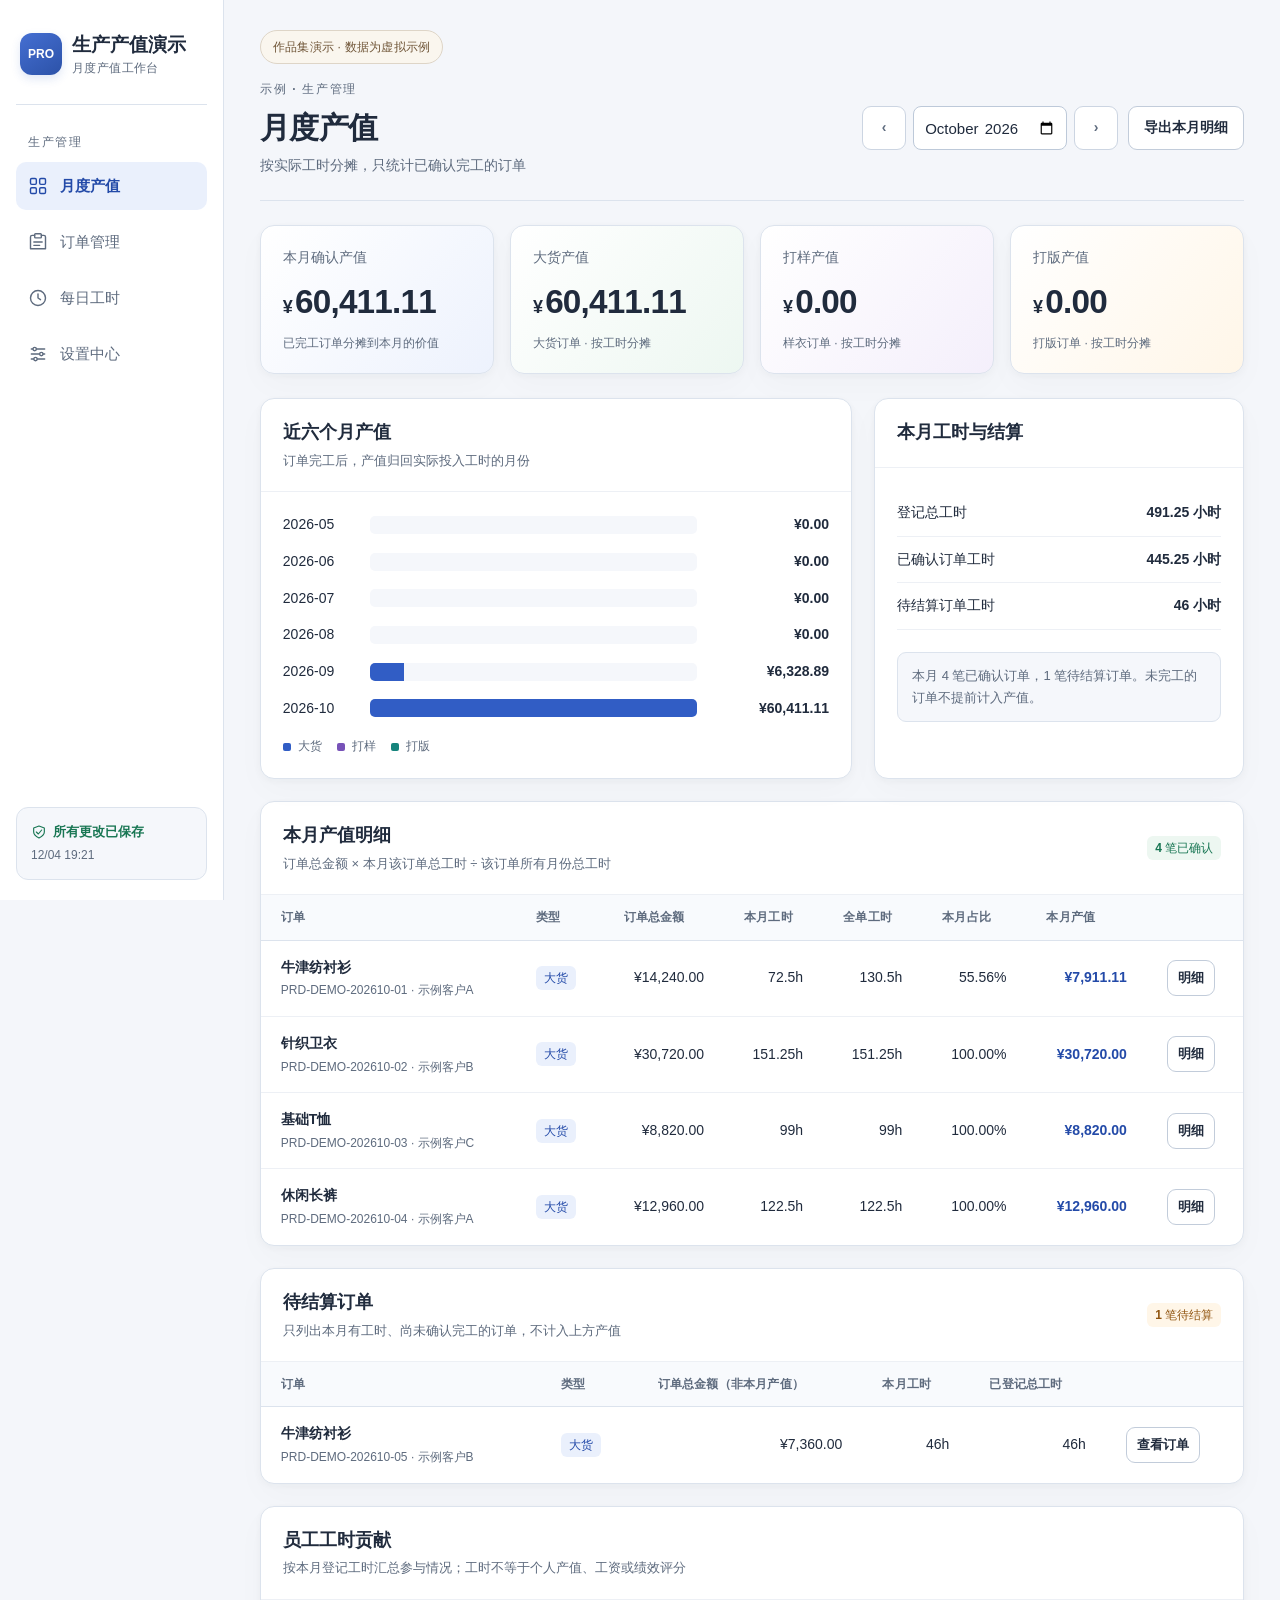
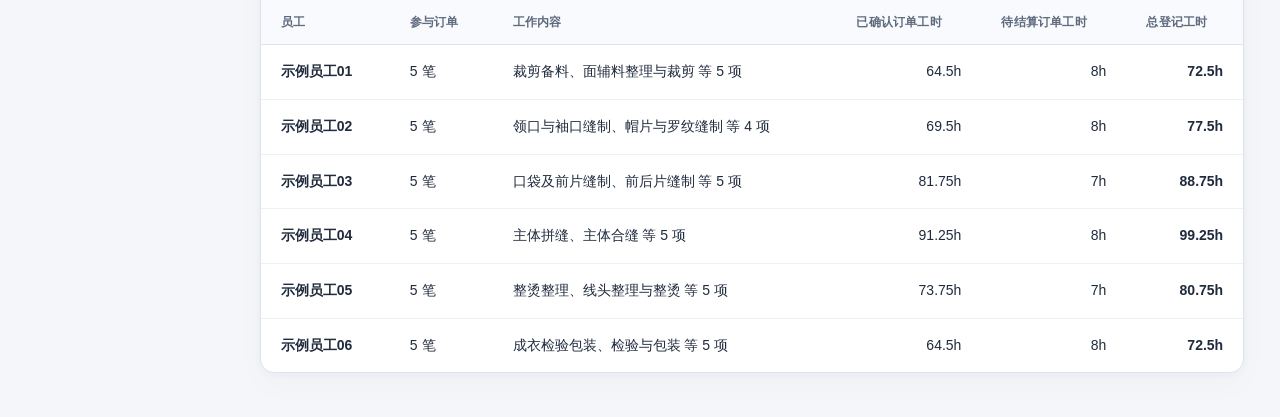
<file: systems/production.html>
<!doctype html>
<html lang="zh-CN">
<head>
<meta charset="utf-8">
<meta name="viewport" content="width=device-width,initial-scale=1">
<meta name="color-scheme" content="light">
<title>生产产值演示 · 月度产值</title>
<style>
:root{--bg:#f4f6fa;--panel:#fff;--ink:#202b3d;--muted:#5e6b7e;--line:#dce3ed;--soft:#f5f7fb;--blue:#315dc5;--blue-deep:#234aa8;--blue-soft:#eaf0fc;--green:#187653;--green-soft:#edf7f1;--amber:#915510;--amber-soft:#fff6e8;--red:#b12e47;--red-soft:#fff0f2;--purple:#7752b8;--purple-soft:#f4effb;--shadow:0 2px 7px rgba(32,43,61,.035),0 12px 32px rgba(32,43,61,.025);--radius:14px}
*{box-sizing:border-box}html{font-size:16px;scroll-behavior:smooth}body{margin:0;background:var(--bg);color:var(--ink);font:16px/1.55 -apple-system,BlinkMacSystemFont,"PingFang SC","Microsoft YaHei",sans-serif;-webkit-font-smoothing:antialiased}button,input,select,textarea{font:inherit}button,summary{cursor:pointer;touch-action:manipulation}button:disabled{cursor:not-allowed;opacity:.48}a{color:var(--blue)}button,a,input,select,textarea,summary{outline-offset:3px}button:focus-visible,a:focus-visible,summary:focus-visible{outline:3px solid var(--blue)}input:focus,select:focus,textarea:focus{outline:2px solid #a8bde8;border-color:var(--blue)}h1,h2,h3,p{margin:0}h1{font-size:30px;font-weight:700;line-height:1.3;letter-spacing:-.6px}h2{font-size:18px;font-weight:650}h3{font-size:16px;font-weight:650}small,.small{font-size:13px}.muted{color:var(--muted)}.num{font-variant-numeric:tabular-nums}.nowrap{white-space:nowrap}.hidden,[hidden]{display:none!important}.positive{color:var(--green)}.negative{color:var(--red)}.blue{color:var(--blue-deep)}.icon{width:20px;height:20px;flex:0 0 20px;stroke:currentColor;fill:none;stroke-width:1.7;stroke-linecap:round;stroke-linejoin:round}.skip{position:fixed;left:16px;top:-70px;background:var(--panel);padding:12px;z-index:200}.skip:focus{top:12px}.app{display:grid;grid-template-columns:224px minmax(0,1fr);min-height:100vh}.sidebar{position:sticky;top:0;height:100vh;background:rgba(255,255,255,.96);border-right:1px solid var(--line);padding:30px 16px 20px;display:flex;flex-direction:column;gap:28px}.brand{display:flex;align-items:center;gap:10px;padding:0 4px 26px;border-bottom:1px solid var(--line)}.brand-mark{width:42px;height:42px;border-radius:12px;display:grid;place-items:center;background:linear-gradient(145deg,#456fd2,#2c52a8);color:white;box-shadow:0 4px 10px #315dc526;flex-shrink:0}.brand strong{font-size:19px}.brand small{display:block;color:var(--muted);font-size:12px;letter-spacing:.4px}.nav-label{color:var(--muted);font-size:12px;letter-spacing:1.5px;padding:0 12px;margin-bottom:10px}.nav{display:grid;gap:8px}.nav button{border:0;border-radius:10px;min-height:48px;background:none;color:var(--muted);padding:12px;text-align:left;display:flex;align-items:center;gap:12px;font-size:15px;font-weight:550;transition:background .16s,color .16s}.nav button:hover{background:var(--soft);color:var(--ink)}.nav button.active{background:var(--blue-soft);color:var(--blue-deep);font-weight:650}.side-bottom{margin-top:auto;display:grid;gap:12px}.save-state{font-size:12px;color:var(--muted);padding:14px;border:1px solid var(--line);border-radius:12px;background:var(--soft)}.save-state strong{display:flex;gap:6px;align-items:center;color:var(--green);font-size:13px;margin-bottom:4px}.save-state .icon{width:16px;height:16px;flex-basis:16px}.main{min-width:0;padding:30px clamp(20px,2.8vw,44px) 44px;max-width:1920px}.page-top{display:flex;align-items:center;justify-content:space-between;gap:20px;padding-bottom:24px;border-bottom:1px solid var(--line);margin-bottom:24px;flex-wrap:wrap}.eyebrow{font-size:12px;letter-spacing:1.7px;font-weight:550;color:var(--muted);margin-bottom:9px}.page-top p{font-size:14px;margin-top:8px;color:var(--muted)}.actions,.row{display:flex;align-items:center;gap:10px;flex-wrap:wrap}.between{justify-content:space-between}.btn{display:inline-flex;align-items:center;justify-content:center;gap:8px;min-height:44px;padding:10px 15px;border:1px solid #c2ccda;border-radius:9px;background:var(--panel);color:var(--ink);font-size:14px;font-weight:600;line-height:1.4;white-space:nowrap;transition:background .16s,border-color .16s,color .16s}.btn .icon{width:17px;height:17px;flex-basis:17px}.btn:hover{background:var(--soft);border-color:#92a6c1}.btn:active{background:#e1e9f6}.btn.primary{background:var(--blue);color:#fff;border-color:var(--blue)}.btn.primary:hover{background:var(--blue-deep)}.btn.soft{background:var(--blue-soft);color:var(--blue-deep);border-color:#ccd9f5}.btn.ghost{background:transparent;border-color:transparent}.btn.danger{color:var(--red);border-color:#e4bdc6}.btn.icon-only{padding:10px;min-width:44px}.btn.small{min-height:36px;padding:6px 10px;font-size:13px}.text-btn{border:0;background:none;color:var(--blue-deep);font-size:14px;padding:8px 4px;min-height:36px;white-space:nowrap}.text-btn:hover{text-decoration:underline}.text-btn.danger{color:var(--red)}.month-control{display:flex;align-items:center;gap:5px;padding:4px;background:var(--panel);border:1px solid var(--line);border-radius:10px}.month-control input{border:0;background:transparent;min-height:36px;width:150px;padding:5px;font-size:15px;font-weight:600}.month-control button{min-width:34px;min-height:34px;padding:5px;border:0;background:transparent;border-radius:6px;color:var(--muted)}.month-control button:hover{background:var(--soft)}
.panel{border:1px solid var(--line);border-radius:var(--radius);background:var(--panel);box-shadow:var(--shadow);overflow:hidden}.panel-head{display:flex;align-items:center;justify-content:space-between;gap:12px;padding:20px 22px;border-bottom:1px solid #edf0f5;flex-wrap:wrap}.panel-head p{font-size:13px;color:var(--muted);margin-top:4px}.panel-body{padding:22px}.section-gap{margin-top:22px}.metrics{display:grid;grid-template-columns:repeat(4,minmax(0,1fr));gap:16px;margin-bottom:24px}.metric{border:1px solid var(--line);border-radius:14px;padding:21px 22px;background:var(--panel);min-width:0;box-shadow:var(--shadow)}.metric.blue-card{background:linear-gradient(130deg,#fff,#edf2fd)}.metric.green-card{background:linear-gradient(130deg,#fff,#edf7f1)}.metric.amber-card{background:linear-gradient(130deg,#fff,#fff6e8)}.metric.purple-card{background:linear-gradient(130deg,#fff,#f4effb)}.metric-label{font-size:14px;color:var(--muted)}.metric-value{font-size:clamp(24px,2.6vw,36px);font-weight:650;line-height:1.25;margin:12px 0 11px;letter-spacing:-.8px;overflow-wrap:anywhere}.metric-caption{font-size:12px;color:var(--muted)}.metric .currency{font-size:18px;vertical-align:baseline;margin-right:3px}.overview-grid{display:grid;grid-template-columns:minmax(0,1.6fr) minmax(290px,1fr);gap:22px}.split-grid{display:grid;grid-template-columns:minmax(0,1fr) minmax(0,1fr);gap:22px}.legend{display:flex;gap:15px;flex-wrap:wrap;font-size:12px;color:var(--muted)}.legend span{display:inline-flex;align-items:center;gap:7px}.swatch{width:8px;height:8px;border-radius:2px;background:var(--blue);display:inline-block}.swatch.cost{background:#93a4bf}.swatch.sample{background:var(--purple)}.swatch.pattern{background:#16847c}.chart{width:100%;height:auto;display:block;overflow:visible}.chart text{font-family:inherit;fill:var(--muted);font-size:12px}.chart .axis{stroke:#e6ebf2;stroke-width:1}.chart .value-label{fill:var(--ink);font-size:11px}.chart-wrap{padding:12px 4px 0;min-height:224px}.chart-empty{min-height:228px;display:grid;place-items:center;text-align:center;color:var(--muted);font-size:14px}.type-summary{display:grid;gap:21px}.type-row{display:grid;grid-template-columns:40px minmax(0,1fr) auto;gap:12px;align-items:center}.type-icon{width:40px;height:40px;border-radius:10px;display:grid;place-items:center;background:var(--blue-soft);color:var(--blue)}.type-icon.sample{background:var(--purple-soft);color:var(--purple)}.type-icon.pattern{background:#e8f5f3;color:#14746b}.type-row strong{font-size:15px}.type-row small{display:block;font-size:12px;color:var(--muted);margin-top:3px}.type-row .value{font-size:19px;font-weight:600}.mini-track{height:5px;background:#edf1f7;border-radius:99px;overflow:hidden;margin-top:9px}.mini-track span{height:100%;display:block;background:var(--blue);border-radius:99px}.mini-track.purple span{background:var(--purple)}.mini-track.teal span{background:#16847c}.note{font-size:13px;color:var(--muted);background:var(--soft);border:1px solid var(--line);border-radius:9px;padding:12px 14px;line-height:1.7}.notice{padding:14px 16px;border:1px solid #ead3a7;background:var(--amber-soft);color:#714510;border-radius:10px;font-size:14px;margin-bottom:20px;display:flex;align-items:center;justify-content:space-between;gap:12px;flex-wrap:wrap}.notice.error{border-color:#e6bfca;background:var(--red-soft);color:var(--red)}.empty{padding:48px 22px;text-align:center;color:var(--muted)}.empty .empty-icon{display:grid;place-items:center;width:54px;height:54px;margin:0 auto 16px;border:1px solid var(--line);background:var(--soft);border-radius:15px;color:var(--blue)}.empty h3{color:var(--ink);font-size:17px;margin-bottom:7px}.empty p{font-size:14px;max-width:460px;margin:0 auto 18px}.onboard{display:flex;gap:20px;align-items:center;justify-content:space-between;padding:20px 24px;background:linear-gradient(110deg,#eef3fd,#f8fbff);border:1px solid #cfdbf2;border-radius:14px;margin-bottom:24px}.onboard h2{margin-bottom:5px}.onboard p{font-size:14px;color:var(--muted)}.steps{display:flex;gap:20px;flex-wrap:wrap;font-size:13px;margin-top:12px;color:var(--blue-deep)}.steps span{display:flex;gap:6px;align-items:center}.steps b{width:21px;height:21px;border-radius:50%;background:#dce7fb;display:inline-grid;place-items:center;font-size:11px}.toolbar{display:flex;align-items:flex-end;gap:12px;flex-wrap:wrap;margin-bottom:20px}.toolbar .grow{flex:1;min-width:200px}.toolbar label{min-width:130px}.field{display:flex;flex-direction:column;gap:6px;min-width:0}.field>span,.field-label{font-size:13px;font-weight:600;color:var(--muted)}input,select,textarea{min-height:44px;border:1px solid #b8c5d7;border-radius:8px;background:#fff;color:var(--ink);padding:10px 12px;min-width:0;width:100%;font-size:15px;line-height:1.4}input::placeholder,textarea::placeholder{color:#728096;opacity:1}input[readonly],input:disabled,select:disabled{background:var(--soft);color:var(--muted)}textarea{min-height:84px;resize:vertical}input[type=checkbox]{width:18px;height:18px;min-height:18px;margin:0;accent-color:var(--blue);flex:0 0 18px}input[type=number]{font-variant-numeric:tabular-nums}.check{display:flex;align-items:center;gap:9px;min-height:40px;font-size:14px}.form-grid{display:grid;grid-template-columns:repeat(2,minmax(0,1fr));gap:16px}.form-grid.three{grid-template-columns:repeat(3,minmax(0,1fr))}.full{grid-column:1/-1}.form-section{padding-top:20px;margin-top:20px;border-top:1px solid var(--line)}.form-section h3{margin-bottom:12px}.form-error{padding:12px 14px;background:var(--red-soft);color:var(--red);font-size:14px;border-radius:8px;margin:0 0 16px;white-space:pre-line}.helper{font-size:12px;color:var(--muted);font-weight:400}.table-wrap{width:100%;overflow:auto}.table{border-collapse:collapse;width:100%;font-size:14px;text-align:left}.table th{background:#f8fafd;color:var(--muted);font-size:12px;font-weight:600;letter-spacing:.2px;white-space:nowrap;padding:13px 20px;border-bottom:1px solid var(--line)}.table td{padding:16px 20px;border-bottom:1px solid #edf0f5;vertical-align:middle}.table tr:last-child td{border-bottom:0}.table tbody tr:hover{background:#fafcff}.table th.right,.table td.right{text-align:right;font-variant-numeric:tabular-nums;white-space:nowrap}.table td.title-cell{min-width:180px;max-width:300px;overflow-wrap:anywhere}.title-cell strong{font-weight:600;display:block;color:var(--ink)}.title-cell small{display:block;color:var(--muted);font-size:12px;margin-top:3px}.table .row{gap:6px;flex-wrap:nowrap}.badge{display:inline-flex;align-items:center;gap:5px;font-size:12px;line-height:1.5;font-weight:550;padding:3px 8px;border-radius:6px;background:var(--soft);color:var(--muted);white-space:nowrap}.badge.bulk{background:var(--blue-soft);color:var(--blue-deep)}.badge.sample{background:var(--purple-soft);color:#68449c}.badge.pattern{background:#e8f5f3;color:#146b63}.badge.success{background:var(--green-soft);color:var(--green)}.badge.warn{background:var(--amber-soft);color:var(--amber)}.badge.error{background:var(--red-soft);color:var(--red)}.progress-cell{min-width:135px}.progress-caption{display:flex;justify-content:space-between;gap:12px;font-size:12px;color:var(--muted)}.pagination{display:flex;justify-content:space-between;align-items:center;gap:12px;padding:14px 20px;border-top:1px solid var(--line);font-size:13px;color:var(--muted)}.page-hint{font-size:12px;color:var(--muted);margin-top:20px;line-height:1.7}.income-strip{display:flex;gap:20px;flex-wrap:wrap;padding:14px 20px;background:#fbfcff;border-bottom:1px solid var(--line);font-size:13px;color:var(--muted)}.income-strip strong{color:var(--ink);font-weight:600;margin-left:8px}.task-sum{display:flex;align-items:center;justify-content:space-between;gap:15px;padding:16px 18px;background:var(--blue-soft);border-radius:10px;margin-top:16px;color:var(--blue-deep)}.task-sum strong{font-size:22px}.process-rows{display:grid;gap:10px}.process-row{display:grid;grid-template-columns:minmax(120px,1fr) 140px 100px 44px;gap:10px;align-items:end}.process-head{display:grid;grid-template-columns:minmax(120px,1fr) 140px 100px 44px;gap:10px;font-size:12px;color:var(--muted);margin-bottom:8px}.percent{position:relative}.percent input{padding-right:28px}.percent::after{content:'%';position:absolute;right:11px;top:10px;color:var(--muted);pointer-events:none}.weight-total{display:flex;justify-content:space-between;gap:15px;margin-top:13px;font-size:13px}.daily-top{display:grid;grid-template-columns:190px minmax(240px,1fr);gap:16px;max-width:850px;margin-bottom:20px}.entry-rows{display:grid;gap:12px}.entry-row{display:grid;grid-template-columns:minmax(120px,1fr) minmax(150px,1.35fr) 100px 110px minmax(130px,1fr) 44px;align-items:start;gap:10px;background:var(--soft);padding:14px;border:1px solid var(--line);border-radius:10px}.entry-row>button{align-self:end;margin-bottom:1px}.entry-row .field{gap:7px}.entry-footer{display:flex;justify-content:space-between;gap:12px;align-items:center;margin-top:18px;flex-wrap:wrap}.day-total{font-size:14px;color:var(--muted)}.day-total strong{color:var(--blue-deep);font-size:20px}.worker-name{display:flex;align-items:center;gap:10px}.avatar{width:34px;height:34px;display:grid;place-items:center;border-radius:10px;background:var(--blue-soft);color:var(--blue-deep);font-size:13px;font-weight:650;flex-shrink:0}.cost-line{display:flex;align-items:center;justify-content:space-between;font-size:14px;gap:12px;padding:12px 0;border-bottom:1px solid #edf0f5}.cost-line:last-child{border-bottom:0}.cost-line strong{font-weight:600}.cost-total{border-top:1px solid var(--line);margin-top:15px;padding-top:16px;display:flex;justify-content:space-between;align-items:center}.cost-total strong{font-size:24px}.tabs{display:flex;gap:5px;flex-wrap:wrap;padding:5px;background:var(--soft);border-radius:9px}.tabs button{border:0;background:none;color:var(--muted);padding:8px 14px;border-radius:6px;font-size:13px;min-height:36px}.tabs button.active{background:#fff;box-shadow:0 1px 4px #202b3d12;color:var(--blue-deep);font-weight:600}.detail-kpis{display:grid;grid-template-columns:repeat(3,minmax(0,1fr));gap:14px;margin:18px 0}.detail-kpi{background:var(--soft);border-radius:9px;padding:14px}.detail-kpi span{display:block;font-size:12px;color:var(--muted);margin-bottom:6px}.detail-kpi strong{font-size:22px}.detail-list{display:grid;gap:12px}.process-detail{border:1px solid var(--line);border-radius:10px;padding:15px}.process-detail .row{font-size:14px}.process-detail .mini-track{margin-top:13px}.modal{border:1px solid var(--line);padding:0;border-radius:18px;background:#fff;color:var(--ink);width:min(780px,calc(100vw - 32px));max-height:calc(100dvh - 40px);box-shadow:0 26px 90px #17233938;overflow:hidden}.modal.wide{width:min(1060px,calc(100vw - 32px))}.modal::backdrop{background:rgba(23,35,57,.3);backdrop-filter:blur(4px)}.modal-shell{display:flex;flex-direction:column;max-height:calc(100dvh - 42px)}.modal-header{padding:22px 24px 18px;border-bottom:1px solid var(--line);display:flex;align-items:center;justify-content:space-between;gap:15px;flex-shrink:0}.modal-header h2{font-size:22px}.modal-header p{font-size:13px;color:var(--muted);margin-top:5px}.modal-body{padding:24px;overflow-y:auto;min-height:0}.modal-footer{padding:16px 24px;display:flex;align-items:center;justify-content:flex-end;gap:10px;border-top:1px solid var(--line);background:#fbfcfe;flex-shrink:0}.modal-footer .left{margin-right:auto}.form-body-wrap{display:contents}.toast{position:fixed;bottom:26px;left:50%;transform:translateX(-50%);background:var(--ink);color:#fff;padding:12px 20px;border-radius:10px;box-shadow:0 6px 25px #202b3d22;font-size:14px;max-width:calc(100vw - 32px);z-index:120;pointer-events:none}.toast.error{background:var(--red)}.backup-actions{display:grid;grid-template-columns:1fr 1fr;gap:16px}.backup-box{border:1px solid var(--line);border-radius:12px;padding:20px}.backup-box p{font-size:13px;color:var(--muted);margin:8px 0 18px}.export-options{display:grid;gap:10px}.export-options .btn{justify-content:space-between;text-align:left;white-space:normal;padding:16px}.export-options .btn small{display:block;color:var(--muted);font-weight:400;margin-top:4px}.mini-detail{font-size:12px;color:var(--muted)}.intro-callout{display:grid;gap:10px}.skeleton{min-height:300px;display:grid;place-items:center;color:var(--muted)}details summary{font-size:14px;font-weight:600;padding:8px 0}details .note{margin-top:8px}.danger-zone{margin-top:25px;border-top:1px solid var(--line);padding-top:18px}.sticky-none{position:static}
.swatch.cost{background:#7b8fac}.chart-mobile{display:none}.mobile-chart-row{display:grid;grid-template-columns:35px 1fr;gap:10px;margin-bottom:20px}.mobile-chart-row>strong{font-size:13px;padding-top:2px}.mobile-bar-label{display:flex;justify-content:space-between;gap:10px;font-size:12px;color:var(--muted);font-variant-numeric:tabular-nums}.mobile-chart-row .mini-track{margin:4px 0 8px;height:6px}.mini-track.cost span{background:#7b8fac}
.settings-grid{display:grid;grid-template-columns:minmax(0,1.12fr) minmax(0,1fr);gap:22px;align-items:start}.setting-heading{display:flex;align-items:center;gap:12px}.setting-action{display:flex;align-items:center;justify-content:space-between;gap:18px;padding:22px 0;border-bottom:1px solid var(--line)}.setting-action p{font-size:13px;color:var(--muted);margin-top:6px;max-width:360px}.setting-action .btn{flex-shrink:0}.data-counts{display:grid;grid-template-columns:repeat(3,1fr);padding:4px 0 20px;border-bottom:1px solid var(--line)}.data-counts>div{display:grid;gap:5px}.data-counts strong{font-size:30px;font-weight:650;font-variant-numeric:tabular-nums}.data-counts span{font-size:13px;color:var(--muted)}.guide-grid{display:grid;grid-template-columns:repeat(3,minmax(0,1fr));gap:32px}.step-number{display:block;font-size:13px;font-weight:650;color:var(--blue);margin-bottom:13px}.guide-step p{font-size:14px;color:var(--muted);margin:9px 0 10px}.guide-details{margin-top:26px;border-top:1px solid var(--line)}.guide-details details{padding:10px 0;border-bottom:1px solid var(--line)}.guide-details details:last-child{border-bottom:0}.guide-details p{font-size:14px;color:var(--muted);margin:8px 0;line-height:1.85;max-width:980px}
@media(max-width:1100px){.settings-grid{grid-template-columns:1fr}.guide-grid{gap:20px}}
@media(max-width:680px){.guide-grid{grid-template-columns:1fr;gap:24px}.setting-action{gap:12px}.setting-action p{font-size:12px}.setting-action .btn{padding:8px 11px}.data-counts strong{font-size:26px}.setting-heading{gap:9px}}
@media(min-width:1600px){.main{padding-left:44px;padding-right:44px}.metrics .metric-value{font-size:38px}}
@media(max-width:1180px){.app{grid-template-columns:196px minmax(0,1fr)}.sidebar{padding:25px 12px}.main{padding:24px}.metrics{gap:12px}.metric{padding:18px 16px}.overview-grid{grid-template-columns:minmax(0,1.35fr) minmax(260px,1fr);gap:16px}.entry-row{grid-template-columns:minmax(120px,1fr) minmax(150px,1.3fr) 90px 100px 44px}.entry-row .entry-note{grid-column:1/5;grid-row:2}.entry-row .remove-entry{grid-column:5;grid-row:1}.split-grid{gap:16px}}
@media(max-width:960px){.app{grid-template-columns:1fr}.sidebar{height:auto;position:static;border-right:0;border-bottom:1px solid var(--line);padding:16px 22px;gap:14px}.brand{padding:0;border:0}.brand small{display:none}.brand-mark{width:36px;height:36px;border-radius:10px}.sidebar-top{display:flex;align-items:center;justify-content:space-between}.nav-label{display:none}.nav{display:flex;gap:8px}.nav button{flex:1;justify-content:center;min-height:44px;padding:10px 8px;font-size:14px;gap:8px}.side-bottom{position:absolute;right:22px;top:17px;display:flex;gap:5px}.side-bottom>.btn{min-height:36px;font-size:12px;padding:8px}.save-state{display:none}.main{padding:24px}.metrics{grid-template-columns:repeat(2,minmax(0,1fr))}.metric-value{font-size:32px}.overview-grid{grid-template-columns:1.4fr 1fr}.split-grid{grid-template-columns:1fr}.page-top{gap:16px}.page-top .actions{width:100%;justify-content:space-between}.type-row{grid-template-columns:34px 1fr auto;gap:8px}.type-icon{width:34px;height:34px}.type-row .value{font-size:16px}}
@media(max-width:680px){.sidebar{padding:16px}.side-bottom{right:16px}.side-bottom>.btn .icon{display:none}.side-bottom>.btn{padding:8px 7px}.brand strong{font-size:17px}.nav{gap:4px}.nav button{flex-direction:column;gap:4px;font-size:12px;min-height:60px}.main{padding:22px 16px 32px}.page-top{margin-bottom:20px;padding-bottom:20px}h1{font-size:27px}.page-top p{font-size:13px}.page-top .actions{gap:8px}.actions>.btn{padding:10px 12px}.metrics{gap:12px;margin-bottom:18px}.metric{padding:17px 14px}.metric-label{font-size:13px}.metric-value{font-size:25px;letter-spacing:-.6px}.metric-caption{font-size:12px}.overview-grid{grid-template-columns:1fr}.panel-head,.panel-body{padding:18px}.type-summary{gap:18px}.type-row .value{font-size:20px}.onboard{align-items:flex-start;flex-direction:column;padding:20px}.steps{gap:12px}.toolbar{gap:10px}.toolbar label{flex:1;min-width:120px}.toolbar .grow{flex-basis:100%}.table th,.table td{padding:13px 15px}.table{font-size:14px;min-width:620px}.daily-top{grid-template-columns:1fr}.entry-row{grid-template-columns:1fr 1fr;gap:12px}.entry-row .entry-note{grid-column:1/3;grid-row:auto}.entry-row .remove-entry{grid-column:2;grid-row:auto;justify-self:end;width:auto}.entry-footer{align-items:stretch}.entry-footer>.btn{flex:1}.form-grid,.form-grid.three{grid-template-columns:1fr}.process-row,.process-head{grid-template-columns:minmax(90px,1fr) 105px 75px 36px;gap:6px}.process-row input,.process-row select{padding:9px 7px;font-size:14px}.process-row .btn{min-width:36px;padding:6px}.process-row .percent input{padding-right:23px}.percent::after{right:7px}.modal{width:calc(100vw - 18px);max-height:calc(100dvh - 18px);border-radius:14px}.modal-shell{max-height:calc(100dvh - 20px)}.modal-body{padding:18px}.modal-header{padding:18px}.modal-footer{padding:14px 18px;flex-wrap:wrap}.modal-footer .btn{flex:1}.detail-kpis{gap:8px}.detail-kpi{padding:11px}.detail-kpi strong{font-size:18px}.backup-actions{grid-template-columns:1fr}.chart-wrap{padding:4px 0}.month-control input{width:138px}.pagination{padding:12px 16px}.small-mobile{font-size:12px}.worker-name{min-width:120px}.income-strip{gap:10px}}
@media(prefers-reduced-motion:reduce){html{scroll-behavior:auto}*,*::before,*::after{transition:none!important;animation:none!important}}
@media(min-width:681px) and (max-width:1100px){.overview-grid{grid-template-columns:1fr}.type-summary{grid-template-columns:repeat(3,minmax(0,1fr))}.type-row{grid-template-columns:34px 1fr}.type-row .value{grid-column:2}}
@media(max-width:680px){.chart-desktop{display:none}.chart-mobile{display:block}.chart-wrap{min-height:0}.mobile-chart-row:last-child{margin-bottom:4px}}
@media print{.sidebar,.page-top .actions,.btn,.text-btn,.toolbar,.notice,.page-hint{display:none!important}.app{display:block}.main{padding:0}.panel,.metric{box-shadow:none;break-inside:avoid}.table-wrap{overflow:visible}.overview-grid{grid-template-columns:1.4fr 1fr}.table{min-width:0;font-size:12px}.table td,.table th{padding:8px}.metrics{grid-template-columns:repeat(4,1fr)}body{background:#fff;font-size:14px}}
.brand-mark{font-size:12px;font-weight:700;line-height:1;letter-spacing:normal}.brand small{display:block;white-space:nowrap}
/* Shared month selector appearance with the finance workspace. */
.month-control{gap:7px;padding:0;border:0;border-radius:0;background:transparent}
.month-control .month-input{width:154px;height:44px;min-height:44px;padding:0 10px;border:1px solid #bdc9d9;border-radius:8px;background:var(--panel);color:var(--ink);font-size:15px;font-weight:400;line-height:1.55;transition:border-color .15s ease,box-shadow .15s ease,background-color .15s ease}
.month-control .month-input:hover{border-color:#8da3bf}
.month-control .month-input:focus{outline:none;border-color:var(--blue);box-shadow:0 0 0 3px rgba(49,93,197,.12)}
.month-control .month-input:focus-visible{outline:2px solid #3b82f6;outline-offset:1px}
.month-control .month-step{display:inline-flex;align-items:center;justify-content:center;flex:0 0 44px;width:44px;min-width:44px;height:44px;min-height:44px;padding:0;border:1px solid #ccd5e2;border-radius:9px;background:var(--panel);color:var(--muted);font-size:14px;font-weight:600;line-height:1.4;transition:color .16s,background .16s,border-color .16s,box-shadow .16s}
.month-control .month-step:hover{background:var(--panel);border-color:#a9b9cd}
.month-control .month-step:active{filter:brightness(.96)}
@media(max-width:760px){.month-control .month-step{display:none}.month-control .month-input{width:136px;padding:0 8px;font-size:16px}}
.hours-entry-row{display:grid;grid-template-columns:minmax(110px,1fr) minmax(160px,1.5fr) 110px minmax(120px,1fr) 44px;gap:10px;align-items:end;background:var(--soft);border:1px solid var(--line);border-radius:10px;padding:14px}.hours-entry-row .field{min-width:0}.trend-list{display:grid;gap:15px}.trend-line{display:grid;grid-template-columns:75px minmax(50px,1fr) 120px;gap:12px;align-items:center;font-size:14px}.trend-line strong{text-align:right;font-size:14px;font-variant-numeric:tabular-nums}.trend-track{height:18px;background:var(--soft);border-radius:5px;overflow:hidden;display:flex}.trend-track span{height:100%;min-width:0;background:var(--blue)}.trend-track .sample{background:var(--purple)}.trend-track .pattern{background:#16847c}.stat-strip{display:flex;flex-wrap:wrap;gap:24px;padding:16px 22px;border-top:1px solid var(--line);font-size:14px;color:var(--muted)}.stat-strip strong{color:var(--ink);margin-right:5px}.migration-panel{max-width:800px;margin:30px auto}.migration-panel .panel-body{display:grid;gap:20px}.migration-panel ul{margin:0;padding-left:22px;font-size:15px;line-height:1.9}.worker-edit-row{display:grid;grid-template-columns:minmax(100px,1fr) 90px 90px;align-items:center;gap:10px;padding:10px 0;border-bottom:1px solid var(--line)}.table button{min-height:44px}.locked-hint{color:var(--muted);font-size:13px;white-space:nowrap}.trend-legend{margin:18px 0 0}.page-top .actions{min-width:0}.hours-notes{white-space:pre-wrap;overflow-wrap:anywhere}.daily-draft-badge{font-size:13px;color:var(--amber)}
@media(max-width:1180px){.hours-entry-row{grid-template-columns:minmax(110px,1fr) minmax(130px,1.4fr) 100px 44px}.hours-entry-row .hours-note{grid-column:1/4}.hours-entry-row .remove-hour-row{grid-column:4;grid-row:1}}
@media(max-width:680px){.hours-entry-row{grid-template-columns:1fr 1fr}.hours-entry-row .hours-activity,.hours-entry-row .hours-note{grid-column:1/-1}.hours-entry-row .remove-hour-row{grid-column:2;grid-row:4;justify-self:end}.trend-line{grid-template-columns:60px minmax(20px,1fr) 100px;gap:8px;font-size:12px}.trend-line strong{font-size:12px}.worker-edit-row{grid-template-columns:minmax(90px,1fr) 75px 75px}.stat-strip{gap:12px;padding:15px 18px}.brand small{font-size:11px}}
@media(max-width:680px){.hours-entry-row>.field:nth-child(1){grid-column:1;grid-row:1}.hours-entry-row>.field:nth-child(3){grid-column:2;grid-row:1}.hours-entry-row .hours-activity{grid-row:2}.hours-entry-row .hours-note{grid-row:3}.entry-footer>.actions{display:grid;grid-template-columns:1fr 1fr;width:100%}.entry-footer>.actions .day-total{grid-column:1/-1}}
.table .order-row-actions{display:flex;flex-wrap:nowrap;gap:6px;align-items:center;width:max-content}.order-row-actions .btn{min-width:52px;flex:0 0 auto;white-space:nowrap}.delete-impact{display:grid;gap:12px}.delete-impact .notice{margin-bottom:0}
@media(max-width:680px){.delete-impact .detail-kpis{grid-template-columns:repeat(2,minmax(0,1fr))}.delete-impact .detail-kpi:first-child{grid-column:1/-1}}

.portfolio-demo-note{width:fit-content;max-width:100%;padding:7px 12px;margin-bottom:16px;border:1px solid #ded5c7;border-radius:999px;color:#705638;background:#faf6ee;font-size:12px;line-height:1.5;letter-spacing:.02em}
@media print{.portfolio-demo-note{margin-bottom:10px}}
</style>
</head>
<body>
<a class="skip" href="#main">跳到主要内容</a>
<div class="app">
<aside class="sidebar">
  <div class="sidebar-top"><div class="brand"><div class="brand-mark">PRO</div><div><strong>生产产值演示</strong><small>月度产值工作台</small></div></div></div>
  <div><div class="nav-label">生产管理</div><nav id="navigation" class="nav" aria-label="主要导航"></nav></div>
  <div class="side-bottom"><div class="save-state" id="saveState"><strong>正在读取本地数据</strong><span>独立存储 · 数据不上传</span></div></div>
</aside>
<main id="main" class="main" tabindex="-1"><div class="portfolio-demo-note" role="note">作品集演示 · 数据为虚拟示例</div><header class="page-top" id="pageHeader"></header><div id="externalNotice"></div><div id="pageContent"><div class="skeleton">正在打开生产工作台…</div></div></main>
</div>
<dialog id="modal" class="modal" aria-labelledby="modalTitle"></dialog>
<div id="toast" class="toast" role="status" aria-live="polite" hidden></div>
<input id="backupFile" type="file" accept="application/json,.json" hidden>
<script>
(function (root, factory) {
  'use strict';
  const api = factory();
  if (typeof module === 'object' && module.exports) module.exports = api;
  if (root) root.LegacyProduction = api;
})(typeof window !== 'undefined' ? window : null, function () {
  'use strict';

  const MAX_QTY = 1000000;
  const MAX_MONEY = 10000000;
  const MAX_SAFE = BigInt(Number.MAX_SAFE_INTEGER);
  const ROLES = ['sewing', 'other'];
  const LIMITS = { workers: 1000, templates: 100, batches: 10000, logs: 100000, wages: 24000, costs: 50000 };
  const own = (object, key) => Object.prototype.hasOwnProperty.call(object, key);
  const compare = (a, b) => a < b ? -1 : a > b ? 1 : 0;
  const cents = value => Math.round(value * 100);
  const roundRatio = (amount, numerator, denominator) => Number((BigInt(amount) * BigInt(numerator) * 2n + BigInt(denominator)) / (2n * BigInt(denominator)));

  function emptyState() {
    return {
      schemaVersion: 1, revision: 0,
      settings: { name: '生产产值演示', sewingRate: 40, otherRate: 10 },
      workers: [],
      templates: [
        { id: 'tpl-basic', name: '基础三阶段（示例待确认）', processes: [
          { id: 'cut', name: '裁剪', weight: 10, role: 'other' },
          { id: 'sew', name: '车缝', weight: 70, role: 'sewing' },
          { id: 'finish', name: '整烫包装', weight: 20, role: 'other' }
        ] },
        { id: 'tpl-detailed', name: '精细车缝模板（示例待确认）', processes: [
          { id: 'cut', name: '裁剪', weight: 10, role: 'other' },
          { id: 'front', name: '前片', weight: 25, role: 'sewing' },
          { id: 'back', name: '后片', weight: 25, role: 'sewing' },
          { id: 'join', name: '合缝', weight: 20, role: 'sewing' },
          { id: 'finish', name: '后整', weight: 20, role: 'other' }
        ] },
        { id: 'tpl-sewing', name: '全车缝（示例待确认）', processes: [
          { id: 'sew', name: '车缝', weight: 100, role: 'sewing' }
        ] },
        { id: 'single-pattern', name: '单工序打版（示例待确认）', processes: [
          { id: 'pattern', name: '打版', weight: 100, role: 'other' }
        ] },
        { id: 'single-sample', name: '单工序样衣（示例待确认）', processes: [
          { id: 'sample', name: '样衣制作', weight: 100, role: 'sewing' }
        ] }
      ],
      batches: [], logs: [], wages: [], costs: []
    };
  }

  function validDate(value) {
    if (typeof value !== 'string' || !/^\d{4}-\d{2}-\d{2}$/.test(value)) return false;
    const year = Number(value.slice(0, 4));
    if (year < 1900 || year > 2199) return false;
    const time = Date.parse(value + 'T00:00:00.000Z');
    return Number.isFinite(time) && new Date(time).toISOString().slice(0, 10) === value;
  }

  function validMonth(value) {
    return typeof value === 'string' && /^\d{4}-(0[1-9]|1[0-2])$/.test(value) && validDate(value + '-01');
  }

  function validTimestamp(value) {
    if (typeof value !== 'string' || !/^\d{4}-\d{2}-\d{2}T\d{2}:\d{2}:\d{2}(?:\.\d{3})?Z$/.test(value)) return false;
    if (!validDate(value.slice(0, 10))) return false;
    const time = Date.parse(value);
    return Number.isFinite(time) && new Date(time).toISOString() === (value.length === 20 ? value.slice(0, -1) + '.000Z' : value);
  }

  function decimal(value, min, max) {
    return typeof value === 'number' && Number.isFinite(value) && value >= min && value <= max && /^\d+(?:\.\d{1,2})?$/.test(String(value));
  }

  // Validation is deliberately strict: a backup is data, never an extension of the application schema.
  function validateState(state) {
    const errors = [];
    const add = message => { if (errors.length < 80) errors.push(message); };
    const shape = (value, keys, path, optional = []) => {
      if (!value || typeof value !== 'object' || Array.isArray(value) || ![Object.prototype, null].includes(Object.getPrototypeOf(value))) {
        add(path + '必须是普通对象'); return false;
      }
      let safe = true;
      for (const key of Reflect.ownKeys(value)) {
        if (typeof key !== 'string' || (!keys.includes(key) && !optional.includes(key))) { add(path + '包含未知字段'); safe = false; }
        const descriptor = Object.getOwnPropertyDescriptor(value, key);
        if (!descriptor || !own(descriptor, 'value')) { add(path + '不能包含访问器'); safe = false; }
      }
      for (const key of keys) if (!own(value, key)) { add(path + '缺少字段：' + key); safe = false; }
      return safe;
    };
    const string = (value, path, max = 100, required = true) => {
      if (typeof value !== 'string' || value.length > max || (required && !value.trim()) || /[\u0000-\u0008\u000b\u000c\u000e-\u001f\u007f]/.test(value)) {
        add(path + '须为' + (required ? '非空' : '') + '文本，最多' + max + '字符'); return false;
      }
      return true;
    };
    const id = (value, path) => {
      if (typeof value !== 'string' || !/^[A-Za-z0-9_-]{1,80}$/.test(value)) { add(path + 'ID格式无效'); return false; }
      return true;
    };
    const money = (value, path) => { if (!decimal(value, 0, MAX_MONEY)) add(path + '须为0–10000000元，最多两位小数'); };
    const quantity = (value, path) => { if (!Number.isSafeInteger(value) || value < 1 || value > MAX_QTY) add(path + '须为1–1000000的整数'); };
    const date = (value, path) => { if (!validDate(value)) add(path + '日期无效（须为1900–2199年的YYYY-MM-DD）'); };
    const month = (value, path) => { if (!validMonth(value)) add(path + '月份无效（须为YYYY-MM）'); };
    const rates = (value, path) => {
      for (const key of ['sewingRate', 'otherRate']) if (!decimal(value[key], 0, 100)) add(path + '.' + key + '须为0–100且最多两位小数');
      if (decimal(value.sewingRate, 0, 100) && decimal(value.otherRate, 0, 100) && cents(value.sewingRate) + cents(value.otherRate) > 10000) add(path + '两组预算比例之和不得超过100%');
    };
    const role = (value, path) => { if (!ROLES.includes(value)) add(path + '角色无效'); };
    const collections = {};
    const topKeys = ['schemaVersion', 'revision', 'settings', ...Object.keys(LIMITS)];
    if (!shape(state, topKeys, '备份', ['updatedAt'])) return errors;
    if (state.schemaVersion !== 1) add('不支持的schemaVersion');
    if (!Number.isSafeInteger(state.revision) || state.revision < 0) add('revision须为非负安全整数');
    if (own(state, 'updatedAt') && !validTimestamp(state.updatedAt)) add('updatedAt须为有效ISO UTC时间');
    if (shape(state.settings, ['name', 'sewingRate', 'otherRate'], '设置')) {
      string(state.settings.name, '设置名称'); rates(state.settings, '设置');
    }
    for (const [key, limit] of Object.entries(LIMITS)) {
      if (!Array.isArray(state[key]) || state[key].length > limit) {
        add(key + '须为数组且最多' + limit + '条'); collections[key] = []; continue;
      }
      collections[key] = state[key];
    }
    const seen = Object.fromEntries(Object.keys(LIMITS).map(key => [key, new Set()]));
    const checkId = (value, collection, path) => {
      if (!id(value, path)) return;
      if (seen[collection].has(value)) add(path + 'ID重复：' + value);
      seen[collection].add(value);
    };
    const checkProcesses = (processes, path) => {
      if (!Array.isArray(processes) || processes.length < 1 || processes.length > 100) { add(path + '须有1–100个工序'); return; }
      const ids = new Set(), names = new Set(); let total = 0;
      for (const [index, process] of processes.entries()) {
        const p = path + '[' + index + ']';
        if (!shape(process, ['id', 'name', 'weight', 'role'], p)) continue;
        if (id(process.id, p)) { if (ids.has(process.id)) add(p + '工序ID重复'); ids.add(process.id); }
        if (string(process.name, p + '名称')) { const name = process.name.trim(); if (names.has(name)) add(p + '工序名称重复'); names.add(name); }
        role(process.role, p);
        if (!decimal(process.weight, 0.01, 100)) add(p + '权重须为0.01–100且最多两位小数');
        else total += cents(process.weight);
      }
      if (total !== 10000) add(path + '工序权重合计必须为100%');
    };
    const workerMap = new Map(), batchMap = new Map(), batchCodes = new Set();
    let moneyTotal = 0n;
    const addMoney = value => { if (Number.isSafeInteger(value) && value >= 0) moneyTotal += BigInt(value); };
    for (const [index, worker] of collections.workers.entries()) {
      const p = '工人[' + index + ']';
      if (!shape(worker, ['id', 'name', 'role', 'active'], p)) continue;
      checkId(worker.id, 'workers', p); string(worker.name, p + '姓名'); role(worker.role, p);
      if (typeof worker.active !== 'boolean') add(p + 'active须为布尔值');
      workerMap.set(worker.id, worker);
    }
    for (const [index, template] of collections.templates.entries()) {
      const p = '模板[' + index + ']';
      if (!shape(template, ['id', 'name', 'processes'], p)) continue;
      checkId(template.id, 'templates', p); string(template.name, p + '名称'); checkProcesses(template.processes, p + '工序');
    }
    for (const [index, batch] of collections.batches.entries()) {
      const p = '批次[' + index + ']';
      if (!shape(batch, ['id', 'code', 'name', 'customer', 'qty', 'price', 'startDate', 'note', 'archived', 'sewingRate', 'otherRate', 'processes', 'type', 'budgetEnabled'], p)) continue;
      checkId(batch.id, 'batches', p); string(batch.name, p + '名称', 200); string(batch.customer, p + '客户', 200, false); string(batch.note, p + '备注', 2000, false);
      if (!['bulk', 'sample', 'pattern'].includes(batch.type)) add(p + '任务类型无效');
      if (typeof batch.budgetEnabled !== 'boolean') add(p + 'budgetEnabled须为布尔值');
      if (string(batch.code, p + '订单号', 100)) { const code = batch.code.trim().toLocaleLowerCase('en-US'); if (batchCodes.has(code)) add(p + '订单号重复'); batchCodes.add(code); }
      quantity(batch.qty, p + '数量'); money(batch.price, p + '单价'); date(batch.startDate, p + '开工日期'); rates(batch, p);
      if (typeof batch.archived !== 'boolean') add(p + 'archived须为布尔值');
      checkProcesses(batch.processes, p + '工序');
      if (Number.isSafeInteger(batch.qty) && decimal(batch.price, 0, MAX_MONEY)) addMoney(batch.qty * cents(batch.price));
      batchMap.set(batch.id, batch);
    }
    const qualified = new Map();
    for (const [index, log] of collections.logs.entries()) {
      const p = '报工[' + index + ']';
      if (!shape(log, ['id', 'date', 'batchId', 'workerId', 'processId', 'qty', 'type', 'note', 'createdAt'], p)) continue;
      checkId(log.id, 'logs', p); date(log.date, p); quantity(log.qty, p + '数量'); string(log.note, p + '备注', 2000, false);
      if (!validTimestamp(log.createdAt)) add(p + 'createdAt须为有效ISO UTC时间');
      if (!['qualified', 'rework'].includes(log.type)) add(p + '报工类型无效');
      for (const key of ['batchId', 'workerId', 'processId']) id(log[key], p + '.' + key);
      const batch = batchMap.get(log.batchId);
      if (!batch) add(p + '引用的批次不存在');
      if (batch && validDate(log.date) && validDate(batch.startDate) && log.date < batch.startDate) add(p + '报工日期不能早于所属任务的开工日期（' + batch.startDate + '）');
      if (!workerMap.has(log.workerId)) add(p + '引用的工人不存在');
      if (batch && (!Array.isArray(batch.processes) || !batch.processes.some(process => process && typeof process === 'object' && Object.getOwnPropertyDescriptor(process, 'id')?.value === log.processId))) add(p + '引用的工序不存在');
      if (batch && log.type === 'qualified' && Number.isSafeInteger(log.qty) && log.qty > 0) {
        const key = JSON.stringify([log.batchId, log.processId]);
        const total = (qualified.get(key) || 0) + log.qty; qualified.set(key, total);
        if (total > batch.qty) add(p + '该工序合格累计数量超过批次数量');
      }
    }
    const wageKeys = new Set();
    for (const [index, wage] of collections.wages.entries()) {
      const p = '工资[' + index + ']';
      if (!shape(wage, ['id', 'month', 'workerId', 'amount', 'note'], p)) continue;
      checkId(wage.id, 'wages', p); month(wage.month, p); id(wage.workerId, p + '.workerId'); money(wage.amount, p + '金额'); string(wage.note, p + '备注', 2000, false);
      if (!workerMap.has(wage.workerId)) add(p + '引用的工人不存在');
      const key = JSON.stringify([wage.month, wage.workerId]);
      if (wageKeys.has(key)) add(p + '同一工人同月只能有一条工资'); wageKeys.add(key);
      if (decimal(wage.amount, 0, MAX_MONEY)) addMoney(cents(wage.amount));
    }
    for (const [index, cost] of collections.costs.entries()) {
      const p = '费用[' + index + ']';
      if (!shape(cost, ['id', 'month', 'category', 'amount', 'note'], p)) continue;
      checkId(cost.id, 'costs', p); month(cost.month, p); string(cost.category, p + '类别', 100); money(cost.amount, p + '金额'); string(cost.note, p + '备注', 2000, false);
      if (decimal(cost.amount, 0, MAX_MONEY)) addMoney(cents(cost.amount));
    }
    if (moneyTotal > MAX_SAFE) add('所有记录金额合计超过安全计算范围');
    return errors;
  }

  function assertState(state) {
    const errors = validateState(state);
    if (errors.length) throw new Error('数据无效：' + errors.join('；'));
  }

  // Hamilton / largest-remainder allocation. Ties follow the saved process order.
  function allocate(totalCents, processes) {
    if (!processes.length) return new Map();
    const weights = processes.map(process => cents(process.weight));
    const denominator = BigInt(weights.reduce((sum, weight) => sum + weight, 0));
    const portions = processes.map((process, index) => {
      const product = BigInt(totalCents) * BigInt(weights[index]);
      return { id: process.id, index, value: Number(product / denominator), remainder: product % denominator };
    });
    let left = totalCents - portions.reduce((sum, portion) => sum + portion.value, 0);
    const ranked = portions.slice().sort((a, b) => a.remainder === b.remainder ? a.index - b.index : a.remainder > b.remainder ? -1 : 1);
    for (let index = 0; index < left; index++) ranked[index].value++;
    return new Map(portions.map(portion => [portion.id, portion.value]));
  }

  function allocations(batch) {
    const totalCents = batch.qty * cents(batch.price);
    const values = allocate(totalCents, batch.processes), budgets = new Map();
    // Allocate groups together, including the unbudgeted remainder: independently rounding
    // two 50% groups could otherwise promise two cents from a one-cent batch.
    const groupBudgets = allocate(batch.budgetEnabled ? totalCents : 0, [
      { id: 'sewing', weight: batch.sewingRate },
      { id: 'other', weight: batch.otherRate },
      { id: 'reserve', weight: (10000 - cents(batch.sewingRate) - cents(batch.otherRate)) / 100 }
    ]);
    for (const role of ROLES) {
      const group = batch.processes.filter(process => process.role === role);
      const groupBudget = groupBudgets.get(role);
      for (const [id, value] of allocate(groupBudget, group)) budgets.set(id, value);
    }
    return { totalCents, values, budgets };
  }

  function makeLedger(state) {
    const batchMap = new Map(state.batches.map(batch => [batch.id, { batch, ...allocations(batch) }]));
    const cumulative = new Map();
    return state.logs.slice().sort((a, b) => compare(a.date, b.date) || compare(Date.parse(a.createdAt), Date.parse(b.createdAt)) || compare(a.id, b.id)).map(log => {
      if (log.type === 'rework') return { ...log, valueCents: 0, budgetCents: 0, unratedValueCents: 0 };
      const data = batchMap.get(log.batchId), key = JSON.stringify([log.batchId, log.processId]);
      const before = cumulative.get(key) || 0, after = before + log.qty;
      cumulative.set(key, after);
      const value = data.values.get(log.processId), budget = data.budgets.get(log.processId);
      const valueCents = roundRatio(value, after, data.batch.qty) - roundRatio(value, before, data.batch.qty);
      return { ...log, valueCents,
        budgetCents: roundRatio(budget, after, data.batch.qty) - roundRatio(budget, before, data.batch.qty),
        unratedValueCents: data.batch.budgetEnabled ? 0 : valueCents
      };
    });
  }

  function ledger(state) { assertState(state); return makeLedger(state); }

  function progressFor(batch, rows) {
    const alloc = allocations(batch), quantities = new Map(), values = new Map();
    for (const log of rows) if (log.batchId === batch.id && log.type === 'qualified') {
      quantities.set(log.processId, (quantities.get(log.processId) || 0) + log.qty);
      values.set(log.processId, (values.get(log.processId) || 0) + log.valueCents);
    }
    let weighted = 0, valueCents = 0;
    const processes = batch.processes.map(process => {
      const qty = quantities.get(process.id) || 0, value = values.get(process.id) || 0;
      weighted += qty * cents(process.weight); valueCents += value;
      return { id: process.id, qty, remaining: batch.qty - qty, valueCents: value, totalCents: alloc.values.get(process.id), budgetCents: alloc.budgets.get(process.id) };
    });
    return { progress: weighted / (batch.qty * 10000), valueCents, remainingCents: alloc.totalCents - valueCents, totalCents: alloc.totalCents, processes };
  }

  function batchProgress(state, batchId) {
    assertState(state);
    const batch = state.batches.find(item => item.id === batchId);
    if (!batch) throw new Error('批次不存在');
    return progressFor(batch, makeLedger(state));
  }

  function allBatchProgress(state) {
    assertState(state);
    const byBatch = new Map();
    for (const row of makeLedger(state)) {
      if (!byBatch.has(row.batchId)) byBatch.set(row.batchId, []);
      byBatch.get(row.batchId).push(row);
    }
    return new Map(state.batches.map(batch => [batch.id, progressFor(batch, byBatch.get(batch.id) || [])]));
  }

  function monthReport(state, month) {
    assertState(state);
    if (!validMonth(month)) throw new Error('月份无效');
    const all = makeLedger(state), rows = all.filter(log => log.date.slice(0, 7) === month);
    const asOf = all.filter(log => log.date.slice(0, 7) <= month);
    const batchMap = new Map(state.batches.map(batch => [batch.id, batch]));
    const asOfByBatch = new Map();
    for (const row of asOf) {
      if (!asOfByBatch.has(row.batchId)) asOfByBatch.set(row.batchId, []);
      asOfByBatch.get(row.batchId).push(row);
    }
    const wages = state.wages.filter(wage => wage.month === month), costs = state.costs.filter(cost => cost.month === month);
    const report = {
      month, productionCents: 0, bulkCents: 0, patternCents: 0, sampleCents: 0, unratedValueCents: 0,
      wageCents: wages.reduce((sum, wage) => sum + cents(wage.amount), 0),
      costCents: costs.reduce((sum, cost) => sum + cents(cost.amount), 0),
      totalCostCents: 0, balanceCents: 0, budgetCents: 0,
      qualifiedQty: 0, reworkQty: 0, logCount: rows.length,
      batchRows: [], workerRows: [], days: [], logs: rows,
      wageCount: wages.length, missingWageCount: 0
    };
    const workers = new Map(state.workers.map(worker => [worker.id, { workerId: worker.id, valueCents: 0, bulkCents: 0, sampleCents: 0, patternCents: 0, budgetCents: 0, unratedValueCents: 0, wageCents: null, qualifiedQty: 0, reworkQty: 0, days: 0 }]));
    const workerDays = new Map(), batchTotals = new Map(), dayMap = new Map();
    const dayRow = date => {
      if (!dayMap.has(date)) dayMap.set(date, { date, valueCents: 0, bulkCents: 0, patternCents: 0, sampleCents: 0 });
      return dayMap.get(date);
    };
    for (const row of rows) {
      const typeKey = batchMap.get(row.batchId).type + 'Cents';
      report.productionCents += row.valueCents; report[typeKey] += row.valueCents;
      report.budgetCents += row.budgetCents; report.unratedValueCents += row.unratedValueCents;
      report[row.type === 'qualified' ? 'qualifiedQty' : 'reworkQty'] += row.qty;
      const worker = workers.get(row.workerId);
      worker.valueCents += row.valueCents; worker.budgetCents += row.budgetCents;
      worker[typeKey] += row.valueCents; worker.unratedValueCents += row.unratedValueCents;
      worker[row.type === 'qualified' ? 'qualifiedQty' : 'reworkQty'] += row.qty;
      if (!workerDays.has(row.workerId)) workerDays.set(row.workerId, new Set());
      workerDays.get(row.workerId).add(row.date);
      if (!batchTotals.has(row.batchId)) batchTotals.set(row.batchId, { valueCents: 0, budgetCents: 0, unratedValueCents: 0, qualifiedQty: 0, reworkQty: 0 });
      const batch = batchTotals.get(row.batchId);
      batch.valueCents += row.valueCents; batch.budgetCents += row.budgetCents;
      batch.unratedValueCents += row.unratedValueCents;
      batch[row.type === 'qualified' ? 'qualifiedQty' : 'reworkQty'] += row.qty;
      const day = dayRow(row.date); day[typeKey] += row.valueCents; day.valueCents += row.valueCents;
    }
    for (const wage of wages) workers.get(wage.workerId).wageCents = cents(wage.amount);
    report.workerRows = Array.from(workers.values()).map(worker => ({ ...worker, days: workerDays.has(worker.workerId) ? workerDays.get(worker.workerId).size : 0 }));
    report.missingWageCount = report.workerRows.filter(worker => worker.wageCents === null && (worker.qualifiedQty > 0 || worker.reworkQty > 0)).length;
    const touched = new Set(asOf.map(log => log.batchId));
    report.batchRows = state.batches.filter(batch => batch.startDate.slice(0, 7) <= month || touched.has(batch.id)).map(batch => {
      const cumulative = progressFor(batch, asOfByBatch.get(batch.id) || []), current = batchTotals.get(batch.id) || { valueCents: 0, budgetCents: 0, unratedValueCents: 0, qualifiedQty: 0, reworkQty: 0 };
      return { batchId: batch.id, type: batch.type, ...current, progress: cumulative.progress, cumulativeValueCents: cumulative.valueCents, totalCents: cumulative.totalCents };
    });
    report.days = Array.from(dayMap.values()).sort((a, b) => compare(a.date, b.date));
    report.totalCostCents = report.wageCents + report.costCents;
    report.balanceCents = report.productionCents - report.totalCostCents;
    return report;
  }

  function escapeHTML(value) {
    return String(value == null ? '' : value).replace(/[&<>"']/g, character => ({ '&': '&amp;', '<': '&lt;', '>': '&gt;', '"': '&quot;', "'": '&#39;' }[character]));
  }

  function csv(rows) {
    if (!Array.isArray(rows) || rows.some(row => !Array.isArray(row))) throw new Error('CSV须为二维数组');
    const cell = value => {
      let text = value == null ? '' : String(value);
      // A leading apostrophe is visible as text in Excel and neutralizes formulas, including whitespace-prefixed ones.
      const numeric = typeof value === 'number' && Number.isFinite(value);
      if (!numeric && (/^[\s\uFEFF]*[=+@-]/.test(text) || /^[\t\r\n]/.test(text))) text = "'" + text;
      return '"' + text.replace(/"/g, '""') + '"';
    };
    return '\uFEFF' + rows.map(row => row.map(cell).join(',')).join('\r\n');
  }

  return Object.freeze({ emptyState, validateState, ledger, monthReport, batchProgress, allBatchProgress, escapeHTML, csv });
});

</script>
<script>
(function (root, factory) {
  'use strict';
  const legacy = typeof module === 'object' && module.exports ? require('./legacy-engine.js') : root && root.LegacyProduction;
  const api = factory(legacy);
  if (typeof module === 'object' && module.exports) module.exports = api;
  if (root) root.Production = api;
})(typeof window !== 'undefined' ? window : null, function (LegacyProduction) {
  'use strict';

  const MAX_SAFE = BigInt(Number.MAX_SAFE_INTEGER);
  const MAX_QTY = 1000000;
  const MAX_PRICE = 10000000;
  const TYPES = ['bulk', 'sample', 'pattern'];
  const LIMITS = { workers: 1000, orders: 10000, timeEntries: 200000 };
  const own = (value, key) => Object.prototype.hasOwnProperty.call(value, key);
  const compare = (a, b) => a < b ? -1 : a > b ? 1 : 0;

  function emptyState() {
    return {
      schemaVersion: 2, revision: 0, settings: { name: '生产产值演示' },
      workers: [], orders: [], timeEntries: [], legacyData: null
    };
  }

  function validDate(value) {
    if (typeof value !== 'string' || !/^\d{4}-\d{2}-\d{2}$/.test(value)) return false;
    const year = Number(value.slice(0, 4));
    if (year < 1900 || year > 2199) return false;
    const timestamp = Date.parse(value + 'T00:00:00.000Z');
    return Number.isFinite(timestamp) && new Date(timestamp).toISOString().slice(0, 10) === value;
  }

  function validMonth(value) {
    return typeof value === 'string' && /^\d{4}-(0[1-9]|1[0-2])$/.test(value) && validDate(value + '-01');
  }

  function validTimestamp(value) {
    if (typeof value !== 'string' || !/^\d{4}-\d{2}-\d{2}T\d{2}:\d{2}:\d{2}(?:\.\d{3})?Z$/.test(value) || !validDate(value.slice(0, 10))) return false;
    const timestamp = Date.parse(value);
    return Number.isFinite(timestamp) && new Date(timestamp).toISOString() === (value.length === 20 ? value.slice(0, -1) + '.000Z' : value);
  }

  function decimal(value, min, max) {
    return typeof value === 'number' && Number.isFinite(value) && value >= min && value <= max && /^\d+(?:\.\d{1,2})?$/.test(String(value));
  }

  // Read the decimal representation rather than multiplying floating point values.
  function cents(value) {
    if (typeof value !== 'number' || !Number.isFinite(value) || !/^-?\d+(?:\.\d{1,2})?$/.test(String(value))) throw new Error('金额须为最多两位小数的有限数字');
    const negative = value < 0;
    const parts = String(Math.abs(value)).split('.');
    const result = BigInt(parts[0]) * 100n + BigInt((parts[1] || '').padEnd(2, '0'));
    if (result > MAX_SAFE) throw new Error('金额超过安全计算范围');
    return Number(negative ? -result : result);
  }

  function hoursUnits(value) {
    if (!decimal(value, 0.01, 24)) throw new Error('工时须为0.01–24小时，最多两位小数');
    return cents(value);
  }

  function totalCents(order) {
    if (!order || !Number.isSafeInteger(order.qty) || order.qty < 1 || order.qty > MAX_QTY || !decimal(order.price, 0, MAX_PRICE)) throw new Error('订单数量或单价无效');
    const result = BigInt(order.qty) * BigInt(cents(order.price));
    if (result > MAX_SAFE) throw new Error('订单总额超过安全计算范围');
    return Number(result);
  }

  function plainObject(value) {
    return value !== null && typeof value === 'object' && !Array.isArray(value) && [Object.prototype, null].includes(Object.getPrototypeOf(value));
  }

  function arrayShape(value, path, limit, add) {
    if (!Array.isArray(value) || Object.getPrototypeOf(value) !== Array.prototype || value.length > limit) {
      add(path + '须为普通数组且最多' + limit + '条'); return false;
    }
    const keys = Reflect.ownKeys(value);
    if (keys.length !== value.length + 1) { add(path + '不能包含空项或未知字段'); return false; }
    for (const key of keys) {
      if (key === 'length') continue;
      if (typeof key !== 'string' || !/^(0|[1-9]\d*)$/.test(key) || Number(key) >= value.length) { add(path + '包含未知字段'); return false; }
      const descriptor = Object.getOwnPropertyDescriptor(value, key);
      if (!descriptor || !own(descriptor, 'value') || !descriptor.enumerable) { add(path + '不能包含访问器或隐藏字段'); return false; }
    }
    return true;
  }

  // The old validator owns the v1 schema. This preflight makes its traversal safe
  // for programmatic inputs as well as ordinary parsed JSON backups.
  function legacyErrors(value) {
    const errors = [];
    const add = text => { if (errors.length < 80) errors.push(text); };
    const visiting = new Set();
    function walk(node, depth) {
      if (depth > 20) { add('旧版数据嵌套过深'); return; }
      if (node === null || typeof node === 'string' || typeof node === 'boolean') return;
      if (typeof node === 'number' && Number.isFinite(node)) return;
      if (!node || typeof node !== 'object') { add('旧版数据含非JSON值'); return; }
      if (visiting.has(node)) { add('旧版数据不能循环引用'); return; }
      if (Array.isArray(node)) {
        if (!arrayShape(node, '旧版数组', 200000, add)) return;
      } else if (!plainObject(node)) { add('旧版数据须为普通对象'); return; }
      visiting.add(node);
      for (const key of Reflect.ownKeys(node)) {
        if (Array.isArray(node) && key === 'length') continue;
        const descriptor = Object.getOwnPropertyDescriptor(node, key);
        if (typeof key !== 'string' || !descriptor || !own(descriptor, 'value') || !descriptor.enumerable) { add('旧版数据不能含访问器、隐藏字段或符号字段'); continue; }
        if (errors.length >= 80) break;
        walk(descriptor.value, depth + 1);
      }
      visiting.delete(node);
    }
    walk(value, 0);
    if (errors.length) return errors;
    if (!LegacyProduction || typeof LegacyProduction.validateState !== 'function') return ['缺少旧版数据校验组件'];
    return LegacyProduction.validateState(value);
  }

  function validateState(state) {
    const errors = [];
    const add = message => { if (errors.length < 80) errors.push(message); };
    const shape = (value, required, path, optional = []) => {
      if (!plainObject(value)) { add(path + '必须是普通对象'); return false; }
      let safe = true;
      for (const key of Reflect.ownKeys(value)) {
        if (typeof key !== 'string' || (!required.includes(key) && !optional.includes(key))) { add(path + '包含未知字段'); safe = false; }
        const descriptor = Object.getOwnPropertyDescriptor(value, key);
        if (!descriptor || !own(descriptor, 'value') || !descriptor.enumerable) { add(path + '不能包含访问器或隐藏字段'); safe = false; }
      }
      for (const key of required) if (!own(value, key)) { add(path + '缺少字段：' + key); safe = false; }
      return safe;
    };
    const string = (value, path, max = 100, required = true) => {
      if (typeof value !== 'string' || value.length > max || (required && !value.trim()) || /[\u0000-\u0008\u000b\u000c\u000e-\u001f\u007f]/.test(value)) {
        add(path + '须为' + (required ? '非空' : '') + '文本，最多' + max + '字符'); return false;
      }
      return true;
    };
    const id = (value, path) => {
      if (typeof value !== 'string' || !/^[A-Za-z0-9_-]{1,80}$/.test(value)) { add(path + 'ID格式无效'); return false; }
      return true;
    };
    const date = (value, path) => { if (!validDate(value)) add(path + '日期无效（须为1900–2199年的YYYY-MM-DD）'); };
    if (!shape(state, ['schemaVersion', 'revision', 'settings', 'workers', 'orders', 'timeEntries', 'legacyData'], '备份', ['updatedAt'])) return errors;
    if (state.schemaVersion !== 2) add('不支持的schemaVersion');
    if (!Number.isSafeInteger(state.revision) || state.revision < 0) add('revision须为非负安全整数');
    if (own(state, 'updatedAt') && !validTimestamp(state.updatedAt)) add('updatedAt须为有效ISO UTC时间');
    if (shape(state.settings, ['name'], '设置')) string(state.settings.name, '设置名称');
    const collections = {};
    for (const [key, limit] of Object.entries(LIMITS)) collections[key] = arrayShape(state[key], key, limit, add) ? state[key] : [];
    const seen = { workers: new Set(), orders: new Set(), timeEntries: new Set() };
    const checkId = (value, collection, path) => {
      if (!id(value, path)) return;
      if (seen[collection].has(value)) add(path + 'ID重复：' + value);
      seen[collection].add(value);
    };
    const workerMap = new Map(), orderMap = new Map(), codes = new Set();
    let moneyTotal = 0n;
    for (const [index, worker] of collections.workers.entries()) {
      const p = '工人[' + index + ']';
      if (!shape(worker, ['id', 'name', 'active'], p)) continue;
      checkId(worker.id, 'workers', p); string(worker.name, p + '姓名');
      if (typeof worker.active !== 'boolean') add(p + 'active须为布尔值');
      workerMap.set(worker.id, worker);
    }
    for (const [index, order] of collections.orders.entries()) {
      const p = '订单[' + index + ']';
      if (!shape(order, ['id', 'type', 'code', 'name', 'customer', 'qty', 'price', 'startDate', 'note', 'status', 'completedAt'], p)) continue;
      checkId(order.id, 'orders', p); string(order.name, p + '名称', 200); string(order.customer, p + '客户', 200, false); string(order.note, p + '备注', 2000, false);
      if (!TYPES.includes(order.type)) add(p + '订单类型无效');
      if (string(order.code, p + '订单号')) {
        const code = order.code.trim().toLocaleLowerCase('en-US');
        if (codes.has(code)) add(p + '订单号重复');
        codes.add(code);
      }
      const validQty = Number.isSafeInteger(order.qty) && order.qty >= 1 && order.qty <= MAX_QTY;
      const validPrice = decimal(order.price, 0, MAX_PRICE);
      if (!validQty) add(p + '数量须为1–1000000的整数');
      if (!validPrice) add(p + '单价须为0–10000000元，最多两位小数');
      if (validQty && validPrice) moneyTotal += BigInt(order.qty) * BigInt(cents(order.price));
      date(order.startDate, p + '开工日期');
      if (!['active', 'completed'].includes(order.status)) add(p + '状态无效');
      if (order.status === 'active' && order.completedAt !== '') add(p + '在制订单的完工日期必须为空');
      if (order.status === 'completed') {
        date(order.completedAt, p + '完工日期');
        if (validDate(order.startDate) && validDate(order.completedAt) && order.completedAt < order.startDate) add(p + '完工日期不能早于开工日期');
      }
      orderMap.set(order.id, order);
    }
    if (moneyTotal > MAX_SAFE) add('所有订单金额合计超过安全计算范围');
    const dailyHours = new Map(), orderHours = new Map();
    for (const [index, entry] of collections.timeEntries.entries()) {
      const p = '工时[' + index + ']';
      if (!shape(entry, ['id', 'orderId', 'workerId', 'date', 'activity', 'hours', 'note', 'createdAt'], p)) continue;
      checkId(entry.id, 'timeEntries', p); id(entry.orderId, p + '.orderId'); id(entry.workerId, p + '.workerId');
      date(entry.date, p); string(entry.activity, p + '工作内容'); string(entry.note, p + '备注', 2000, false);
      if (!validTimestamp(entry.createdAt)) add(p + 'createdAt须为有效ISO UTC时间');
      if (!decimal(entry.hours, 0.01, 24)) add(p + '工时须为0.01–24小时，最多两位小数');
      else {
        const units = hoursUnits(entry.hours);
        if (typeof entry.workerId === 'string' && validDate(entry.date)) {
          const key = entry.workerId + '\u0000' + entry.date;
          dailyHours.set(key, (dailyHours.get(key) || 0) + units);
          if (dailyHours.get(key) > 2400) add(p + '同一工人每天跨全部订单累计工时不能超过24小时');
        }
        orderHours.set(entry.orderId, (orderHours.get(entry.orderId) || 0) + units);
      }
      const order = orderMap.get(entry.orderId);
      if (!order) add(p + '引用的订单不存在');
      if (!workerMap.has(entry.workerId)) add(p + '引用的工人不存在');
      if (order && validDate(entry.date)) {
        if (validDate(order.startDate) && entry.date < order.startDate) add(p + '日期不能早于订单开工日期');
        if (order.status === 'completed' && validDate(order.completedAt) && entry.date > order.completedAt) add(p + '日期不能晚于订单完工日期');
      }
    }
    for (const order of orderMap.values()) if (order.status === 'completed' && !(orderHours.get(order.id) > 0)) add('订单没有有效工时，不能完工');
    if (state.legacyData !== null) for (const error of legacyErrors(state.legacyData)) add('历史数据：' + error);
    return errors;
  }

  function assertState(state) {
    const errors = validateState(state);
    if (errors.length) throw new Error('数据无效：' + errors.join('；'));
  }

  function migrateLegacy(old) {
    const errors = legacyErrors(old);
    if (errors.length) throw new Error('旧版数据无效：' + errors.join('；'));
    const legacyData = JSON.parse(JSON.stringify(old));
    const state = emptyState();
    state.revision = legacyData.revision;
    if (own(legacyData, 'updatedAt')) state.updatedAt = legacyData.updatedAt;
    state.settings.name = legacyData.settings.name;
    state.workers = legacyData.workers.map(worker => ({ id: worker.id, name: worker.name, active: worker.active }));
    state.orders = legacyData.batches.map(batch => ({
      id: batch.id, type: batch.type, code: batch.code, name: batch.name, customer: batch.customer,
      qty: batch.qty, price: batch.price, startDate: batch.startDate, note: batch.note,
      status: 'active', completedAt: ''
    }));
    state.legacyData = legacyData;
    assertState(state);
    return state;
  }

  function groupHours(state) {
    const groups = new Map();
    for (const entry of state.timeEntries) {
      if (!groups.has(entry.orderId)) groups.set(entry.orderId, new Map());
      const group = groups.get(entry.orderId), month = entry.date.slice(0, 7);
      group.set(month, (group.get(month) || 0) + hoursUnits(entry.hours));
    }
    return groups;
  }

  function reportFor(order, group = new Map()) {
    const amount = totalCents(order), confirmed = order.status === 'completed';
    const ordered = Array.from(group.entries()).sort((a, b) => compare(a[0], b[0]));
    const totalUnits = ordered.reduce((sum, row) => sum + row[1], 0);
    if (!totalUnits) return { orderId: order.id, totalCents: amount, totalHours: 0, months: [], confirmed };
    const denominator = BigInt(totalUnits);
    const portions = ordered.map(([month, units]) => {
      const product = BigInt(amount) * BigInt(units);
      return { month, units, value: confirmed ? Number(product / denominator) : 0, remainder: product % denominator };
    });
    if (confirmed) {
      const remaining = amount - portions.reduce((sum, row) => sum + row.value, 0);
      const ranked = portions.slice().sort((a, b) => a.remainder === b.remainder ? compare(a.month, b.month) : a.remainder > b.remainder ? -1 : 1);
      for (let index = 0; index < remaining; index++) ranked[index].value++;
    }
    return {
      orderId: order.id, totalCents: amount, totalHours: totalUnits / 100, confirmed,
      months: portions.map(row => ({ month: row.month, hours: row.units / 100, share: row.units / totalUnits, valueCents: row.value }))
    };
  }

  function monthlyFor(orders, groups, month) {
    if (!validMonth(month)) throw new Error('月份无效');
    const report = {
      month, totalCents: 0, bulkCents: 0, sampleCents: 0, patternCents: 0,
      totalHours: 0, confirmedHours: 0, pendingHours: 0, confirmedOrderCount: 0, pendingOrderCount: 0,
      rows: [], pendingRows: []
    };
    let confirmedUnits = 0, pendingUnits = 0;
    for (const order of orders) {
      const group = groups.get(order.id);
      if (!group || !group.has(month)) continue;
      const detail = reportFor(order, group), current = detail.months.find(row => row.month === month);
      if (detail.confirmed) {
        report.rows.push({ orderId: order.id, type: order.type, monthHours: current.hours, totalHours: detail.totalHours, share: current.share, valueCents: current.valueCents, totalCents: detail.totalCents });
        report.totalCents += current.valueCents;
        report[order.type + 'Cents'] += current.valueCents;
        confirmedUnits += group.get(month);
      } else {
        report.pendingRows.push({ orderId: order.id, type: order.type, monthHours: current.hours, totalHours: detail.totalHours, totalCents: detail.totalCents });
        pendingUnits += group.get(month);
      }
    }
    report.rows.sort((a, b) => compare(a.orderId, b.orderId));
    report.pendingRows.sort((a, b) => compare(a.orderId, b.orderId));
    report.totalHours = (confirmedUnits + pendingUnits) / 100;
    report.confirmedHours = confirmedUnits / 100;
    report.pendingHours = pendingUnits / 100;
    report.confirmedOrderCount = report.rows.length;
    report.pendingOrderCount = report.pendingRows.length;
    return report;
  }

  // One validated, detached calculation snapshot for repeated UI queries. No
  // global state/cache is retained and callers cannot mutate its internal maps.
  function createReporter(state) {
    assertState(state);
    const orders = state.orders.map(order => ({ ...order }));
    const orderMap = new Map(orders.map(order => [order.id, order]));
    const groups = groupHours(state);
    const monthList = Array.from(new Set(Array.from(groups.values()).flatMap(group => Array.from(group.keys())))).sort(compare);
    return Object.freeze({
      orderReport(orderId) {
        const order = orderMap.get(orderId);
        if (!order) throw new Error('订单不存在');
        return reportFor(order, groups.get(orderId));
      },
      monthReport(month) { return monthlyFor(orders, groups, month); },
      months() { return monthList.slice(); }
    });
  }

  function orderReport(state, orderId) {
    return createReporter(state).orderReport(orderId);
  }

  function monthReport(state, month) {
    return createReporter(state).monthReport(month);
  }

  function months(state) {
    return createReporter(state).months();
  }

  function csv(rows) {
    if (!Array.isArray(rows) || rows.some(row => !Array.isArray(row))) throw new Error('CSV须为二维数组');
    const cell = value => {
      let text = value == null ? '' : String(value);
      const numeric = typeof value === 'number' && Number.isFinite(value);
      if (!numeric && (/^[\s\uFEFF]*[=+@-]/.test(text) || /^[\t\r\n]/.test(text))) text = "'" + text;
      return '"' + text.replace(/"/g, '""') + '"';
    };
    return '\uFEFF' + rows.map(row => row.map(cell).join(',')).join('\r\n');
  }

  return Object.freeze({ emptyState, validDate, validMonth, validateState, migrateLegacy, cents, totalCents, hoursUnits, createReporter, orderReport, monthReport, months, csv });
});

</script>
<script>
(function (root) {
  'use strict';

  const DATABASE_NAME = 'portfolio-production-v1';
  const STORE_NAME = 'states';
  const listeners = new Set();
  let connection = null;
  let opening = null;
  let channel = null;

  function storageError(error) {
    if (error && error.code && typeof error.code === 'string') return error;
    const name = error && error.name;
    let message = '本地保存失败，请保留当前页面并导出备份后重试。';
    let code = 'STORAGE_ERROR';
    if (name === 'QuotaExceededError') {
      message = '浏览器存储空间不足，数据尚未保存。请先导出备份，再释放存储空间后重试。';
      code = 'STORAGE_QUOTA';
    } else if (name === 'SecurityError' || name === 'NotAllowedError') {
      message = '浏览器禁止本地存储，数据尚未保存。请允许此页面使用本地存储，或更换正常浏览模式。';
      code = 'STORAGE_DENIED';
    } else if (name === 'DataCloneError') {
      message = '数据包含无法保存的内容，数据尚未保存。请导出备份并检查输入数据。';
      code = 'STORAGE_INVALID_DATA';
    } else if (name === 'VersionError') {
      message = '本地数据库版本较新，请使用最新版本的产值系统打开；不要清理浏览器数据。';
      code = 'STORAGE_VERSION';
    } else if (name === 'InvalidStateError') {
      message = '本地数据库连接已关闭，数据尚未保存。请保留当前数据并重试。';
      code = 'STORAGE_CLOSED';
    }
    const result = new Error(message);
    result.code = code;
    if (error) result.cause = error;
    return result;
  }

  function fail(message, code) {
    const error = new Error(message);
    error.code = code;
    return error;
  }

  function emit(message) {
    for (const handler of listeners) {
      try { handler(message); } catch (error) { console.error('产值系统存储通知处理失败', error); }
    }
  }

  try {
    if (typeof root.BroadcastChannel === 'function') {
      channel = new root.BroadcastChannel(DATABASE_NAME + ':changes');
      channel.onmessage = function (event) {
        const data = event.data;
        if (data && data.type === 'saved' && Number.isSafeInteger(data.revision)) {
          emit({ type: 'saved', revision: data.revision, updatedAt: data.updatedAt, source: 'broadcast' });
        }
      };
    }
  } catch (_) { channel = null; }

  root.addEventListener('focus', function () {
    if (!channel) emit({ type: 'focus', source: 'window' });
  });

  function broadcast(saved) {
    if (!channel) return;
    try {
      channel.postMessage({ type: 'saved', revision: saved.revision, updatedAt: saved.updatedAt });
    } catch (_) {
      // A notification failure must not turn an already committed save into a reported failure.
      try { channel.close(); } catch (_) { /* The focus fallback remains available. */ }
      channel = null;
    }
  }

  function open() {
    if (connection) return Promise.resolve(connection);
    if (opening) return opening;
    const attempt = new Promise(function (resolve, reject) {
      let request;
      let rejected = false;
      try {
        if (!root.indexedDB) {
          throw fail('当前浏览器无法使用本地数据库，数据不能保存。请使用支持 IndexedDB 的浏览器并允许本地存储。', 'STORAGE_UNAVAILABLE');
        }
        request = root.indexedDB.open(DATABASE_NAME, 1);
      } catch (error) { reject(storageError(error)); return; }
      request.onupgradeneeded = function () {
        if (!request.result.objectStoreNames.contains(STORE_NAME)) {
          request.result.createObjectStore(STORE_NAME);
        }
      };
      request.onblocked = function () {
        rejected = true;
        reject(fail('本地数据库正被其他产值系统窗口占用。请关闭其他窗口后重试；不要清理浏览器数据。', 'STORAGE_BLOCKED'));
      };
      request.onerror = function () { reject(storageError(request.error)); };
      request.onsuccess = function () {
        const database = request.result;
        if (rejected) { database.close(); return; }
        connection = database;
        database.onversionchange = function () {
          database.close();
          if (connection === database) connection = null;
          emit({ type: 'versionchange', source: 'database' });
        };
        database.onclose = function () {
          if (connection === database) connection = null;
        };
        resolve(database);
      };
    });
    opening = attempt;
    attempt.then(function () { if (opening === attempt) opening = null; }, function () { if (opening === attempt) opening = null; });
    return attempt;
  }

  async function load() {
    const database = await open();
    return new Promise(function (resolve, reject) {
      let transaction;
      let result = null;
      let error = null;
      try {
        transaction = database.transaction(STORE_NAME, 'readonly');
        const request = transaction.objectStore(STORE_NAME).get('main');
        request.onsuccess = function () { result = request.result === undefined ? null : request.result; };
        request.onerror = function () { error = request.error; };
        transaction.oncomplete = function () { resolve(result); };
        transaction.onabort = function () { reject(storageError(error || transaction.error)); };
        transaction.onerror = function (event) { error = error || event.target.error || transaction.error; };
      } catch (cause) { reject(storageError(cause)); }
    });
  }

  async function save(candidate, expectedRevision) {
    if (!Number.isSafeInteger(expectedRevision) || expectedRevision < 0 || expectedRevision === Number.MAX_SAFE_INTEGER) {
      throw fail('保存版本无效，请重新读取本地数据后重试。', 'STORAGE_INVALID_REVISION');
    }
    if (!candidate || typeof candidate !== 'object' || Array.isArray(candidate)) {
      throw fail('保存数据格式无效，原有数据未被修改。', 'STORAGE_INVALID_DATA');
    }
    if (candidate.schemaVersion !== 2) {
      throw fail('仅可保存工时版数据，原有数据未被修改。请先完成旧数据备份和升级。', 'STORAGE_INVALID_DATA');
    }
    // Snapshot before awaiting the database, so later UI edits cannot enter this save.
    let snapshot;
    try { snapshot = typeof root.structuredClone === 'function' ? root.structuredClone(candidate) : candidate; }
    catch (error) { throw storageError(error); }
    const database = await open();
    return new Promise(function (resolve, reject) {
      let transaction;
      let saved = null;
      let error = null;
      try {
        transaction = database.transaction(STORE_NAME, 'readwrite');
        const store = transaction.objectStore(STORE_NAME);
        const request = store.get('main');
        transaction.onabort = function () { reject(storageError(error || transaction.error)); };
        transaction.onerror = function (event) { error = error || event.target.error || transaction.error; };
        transaction.oncomplete = function () {
          broadcast(saved);
          resolve(saved);
        };
        request.onsuccess = function () {
          try {
            const current = request.result;
            const revision = current === undefined ? 0 : current.revision;
            if (!Number.isSafeInteger(revision) || revision < 0) {
              throw fail('本地数据版本异常，已停止保存以保护原有数据。请先导出备份并检查数据。', 'STORAGE_CORRUPT');
            }
            if (current !== undefined && current.schemaVersion !== 1 && current.schemaVersion !== 2) {
              throw fail('本地数据格式版本不受当前工时版支持，已停止保存以保护原有数据。请使用匹配的最新版本打开；不要清理浏览器数据。', 'STORAGE_VERSION');
            }
            if (revision !== expectedRevision) {
              throw fail('另一窗口已更新数据，本次修改尚未保存。请先备份当前编辑内容，再重新读取最新数据后重试。', 'CONFLICT');
            }
            const next = Object.assign({}, snapshot, { revision: expectedRevision + 1, updatedAt: new Date().toISOString() });
            if (current !== undefined) store.put(current, 'previous');
            store.put(next, 'main');
            // IndexedDB performs the structured clone; return a separate stored snapshot.
            const readBack = store.get('main');
            readBack.onsuccess = function () { saved = readBack.result; };
          } catch (cause) {
            error = cause;
            transaction.abort();
          }
        };
      } catch (cause) { reject(storageError(cause)); }
    });
  }

  function subscribe(handler) {
    if (typeof handler !== 'function') throw new TypeError('存储订阅处理器必须为函数。');
    listeners.add(handler);
    return function () { listeners.delete(handler); };
  }

  async function requestPersistence() {
    try {
      const storage = root.navigator && root.navigator.storage;
      return Boolean(storage && typeof storage.persist === 'function' && await storage.persist());
    } catch (_) { return false; }
  }

  root.ProductionStore = Object.freeze({ open: open, load: load, save: save, subscribe: subscribe, requestPersistence: requestPersistence });
})(window);

</script>
<script>
/* An isolated, deterministic portfolio dataset; never reads the source app's database. */
(function (root) {
  'use strict';
  const P = root.Production;
  function create() {
    const state = P.emptyState();
    state.settings.name = '生产产值演示';
    state.workers = Array.from({length:6}, (_,index) => ({
      id:'demo-worker-'+String(index+1).padStart(2,'0'),
      name:'示例员工'+String(index+1).padStart(2,'0'), active:true
    }));
    const specs = [
      ['牛津纺衬衫','示例客户A',160,89,'2026-09-24','2026-10-08'],
      ['针织卫衣','示例客户B',240,128,'2026-10-01','2026-10-16'],
      ['基础T恤','示例客户C',180,49,'2026-10-05','2026-10-20'],
      ['休闲长裤','示例客户A',120,108,'2026-10-09','2026-10-22'],
      ['牛津纺衬衫','示例客户B',80,92,'2026-10-19','']
    ];
    state.orders = specs.map((row,index) => ({
      id:'demo-order-'+String(index+1).padStart(2,'0'), type:'bulk',
      code:'PRD-DEMO-202610-'+String(index+1).padStart(2,'0'),
      name:row[0],customer:row[1],qty:row[2],price:row[3],startDate:row[4],
      note:index===0?'虚拟示例：跨月订单按已登记实际工时分摊。':'虚拟示例：订单单价为演示输入，不代表实际报价或工资。',
      status:row[5]?'completed':'active',completedAt:row[5]
    }));
    const schedules = [
      {dates:['2026-09-24','2026-09-25','2026-09-28','2026-09-29','2026-10-01','2026-10-02','2026-10-06','2026-10-07','2026-10-08'],hours:[2,2.5,2.75,3,2.25,2]},
      {dates:['2026-10-01','2026-10-02','2026-10-06','2026-10-07','2026-10-08','2026-10-09','2026-10-12','2026-10-13','2026-10-14','2026-10-15','2026-10-16'],hours:[2,2,2.5,2.75,2.5,2]},
      {dates:['2026-10-05','2026-10-06','2026-10-07','2026-10-08','2026-10-09','2026-10-12','2026-10-13','2026-10-14','2026-10-15','2026-10-16','2026-10-19','2026-10-20'],hours:[1.25,1.25,1.5,1.75,1.25,1.25]},
      {dates:['2026-10-09','2026-10-12','2026-10-13','2026-10-14','2026-10-15','2026-10-16','2026-10-19','2026-10-20','2026-10-21','2026-10-22'],hours:[1.75,2,2.25,2.5,2,1.75]},
      {dates:['2026-10-19','2026-10-20','2026-10-21','2026-10-22'],hours:[2,2,1.75,2,1.75,2]}
    ];
    const activities = [
      ['裁剪备料','领口与袖口缝制','口袋及前片缝制','主体拼缝','整烫整理','成衣检验包装'],
      ['面辅料整理与裁剪','帽片与罗纹缝制','前后片缝制','主体合缝','线头整理与整烫','检验与包装'],
      ['裁片准备','领口缝制','肩袖拼接','侧缝与下摆缝制','后整与熨烫','成品检验'],
      ['裤片裁剪','腰头缝制','口袋缝制','裤腿与裆部合缝','整烫与尺寸复核','成品检验包装'],
      ['面料备料与裁剪','领口缝制','前片与口袋缝制','主缝工序','后整检查','包装准备']
    ];
    for (const [orderIndex,schedule] of schedules.entries()) {
      for (const date of schedule.dates) {
        state.workers.forEach((worker,workerIndex) => state.timeEntries.push({
          id:'demo-time-'+String(state.timeEntries.length+1).padStart(4,'0'),
          orderId:state.orders[orderIndex].id,workerId:worker.id,date,
          activity:activities[orderIndex][workerIndex],hours:schedule.hours[workerIndex],
          note:'虚拟工时示例',createdAt:date+'T09:30:00.000Z'
        }));
      }
    }
    const errors=P.validateState(state);
    if(errors.length)throw new Error('演示数据校验失败：'+errors.join('；'));
    return state;
  }
  function employeeHours(state,month){
    if(!P.validMonth(month))throw new Error('月份无效');
    const orders=new Map(state.orders.map(order=>[order.id,order]));
    return state.workers.map(worker=>{
      const entries=state.timeEntries.filter(entry=>entry.workerId===worker.id&&entry.date.slice(0,7)===month);
      let confirmedUnits=0,pendingUnits=0;
      for(const entry of entries){
        if(orders.get(entry.orderId)?.status==='completed')confirmedUnits+=P.hoursUnits(entry.hours);
        else pendingUnits+=P.hoursUnits(entry.hours);
      }
      return{workerId:worker.id,name:worker.name,orderCount:new Set(entries.map(entry=>entry.orderId)).size,
        activities:Array.from(new Set(entries.map(entry=>entry.activity))),
        confirmedHours:confirmedUnits/100,pendingHours:pendingUnits/100,totalHours:(confirmedUnits+pendingUnits)/100};
    }).filter(row=>row.totalHours>0);
  }
  root.PortfolioProductionDemo=Object.freeze({create,employeeHours,month:'2026-10'});

  // srcdoc normally inherits the portfolio origin and can use IndexedDB. An
  // opaque or storage-blocked frame remains usable for this session, explicitly
  // labelled as non-persistent; it never overwrites unreadable stored data.
  const persistent=root.ProductionStore;
  let sessionMode=false,sessionData=null;
  const copy=value=>value===null?null:JSON.parse(JSON.stringify(value));
  root.ProductionStore=Object.freeze({
    get mode(){return sessionMode?'session':'indexeddb';},
    open:()=>persistent.open(),
    async load(){
      if(sessionMode)return copy(sessionData);
      try{return await persistent.load();}
      catch(error){
        if(!['STORAGE_UNAVAILABLE','STORAGE_DENIED'].includes(error.code))throw error;
        sessionMode=true;return null;
      }
    },
    async save(candidate,expectedRevision){
      if(!sessionMode)return persistent.save(candidate,expectedRevision);
      const errors=P.validateState(candidate);
      if(errors.length)throw new Error(errors.join('；'));
      const currentRevision=sessionData?sessionData.revision:0;
      if(!Number.isSafeInteger(expectedRevision)||expectedRevision!==currentRevision||expectedRevision===Number.MAX_SAFE_INTEGER){
        const error=new Error('演示会话版本已变化，请重新读取后重试。');error.code='CONFLICT';throw error;
      }
      sessionData=Object.assign(copy(candidate),{revision:expectedRevision+1,updatedAt:new Date().toISOString()});
      return copy(sessionData);
    },
    subscribe:handler=>persistent.subscribe(message=>{if(!sessionMode)handler(message);}),
    requestPersistence:()=>sessionMode?Promise.resolve(false):persistent.requestPersistence()
  });
})(window);
</script>
<script>
(function(){
'use strict';
const P=window.Production,S=window.ProductionStore,$=s=>document.querySelector(s);
const esc=v=>String(v??'').replace(/[&<>"']/g,c=>({'&':'&amp;','<':'&lt;','>':'&gt;','"':'&quot;',"'":'&#39;'}[c]));
const clone=v=>structuredClone(v), uid=p=>p+'_'+crypto.randomUUID(), today=()=>{const d=new Date();return `${d.getFullYear()}-${String(d.getMonth()+1).padStart(2,'0')}-${String(d.getDate()).padStart(2,'0')}`;};
const types={bulk:'大货',sample:'打样',pattern:'打版'},money=n=>{const v=BigInt(n||0),abs=v<0n?-v:v;return (v<0n?'-':'')+(abs/100n).toLocaleString('zh-CN')+'.'+String(abs%100n).padStart(2,'0');},num=n=>Number(n||0).toLocaleString('zh-CN',{maximumFractionDigits:2}),pct=n=>(Number(n||0)*100).toFixed(2)+'%';
const icons={overview:'<rect x="3" y="3" width="7" height="7" rx="1.5"/><rect x="14" y="3" width="7" height="7" rx="1.5"/><rect x="3" y="14" width="7" height="7" rx="1.5"/><rect x="14" y="14" width="7" height="7" rx="1.5"/>',orders:'<path d="M8 4H5a2 2 0 0 0-2 2v14h18V6a2 2 0 0 0-2-2h-3"/><rect x="8" y="2" width="8" height="5" rx="1"/><path d="M7 12h10M7 16h7"/>',hours:'<circle cx="12" cy="12" r="9"/><path d="M12 7v5l3 2"/>',settings:'<path d="M4 6h16M4 12h16M4 18h16"/><circle cx="8" cy="6" r="2" fill="white"/><circle cx="16" cy="12" r="2" fill="white"/><circle cx="9" cy="18" r="2" fill="white"/>',check:'<path d="M12 3 4 6v6c0 5 8 9 8 9s8-4 8-9V6z"/><path d="m8 12 3 3 5-6"/>',close:'<path d="m6 6 12 12M18 6 6 18"/>'};
const decimalAmount=n=>{const v=BigInt(n||0),abs=v<0n?-v:v;return (v<0n?'-':'')+String(abs/100n)+'.'+String(abs%100n).padStart(2,'0');};
const icon=k=>`<svg class="icon" viewBox="0 0 24 24" aria-hidden="true">${icons[k]||icons.orders}</svg>`;
const btn=(text,action,id='',style='')=>`<button type="button" class="btn ${style}" data-action="${action}"${id?` data-id="${esc(id)}"`:''}>${text}</button>`;
const badge=t=>`<span class="badge ${t}">${types[t]}</span>`;
let state=null,rawLegacy=null,page='overview',month=window.PortfolioProductionDemo.month,saving=false,externalChange=false,modalDirty=false,modalSubmit=null,lastFocus=null,toastTimer,gateDownloaded=false;
let orderSearch='',orderType='',orderStatus='',orderPage=1,logSearch='',logPage=1;
let draft={date:today(),orderId:'',rows:[blankRow()]},dailyDirty=false;
let settingsDraft='',settingsDirty=false,lastSaveError='',reporterState=null,reporter=null;
function getReports(){if(reporterState!==state){reporter=P.createReporter(state);reporterState=state;}return reporter;}
function lockInputs(){const controls=[...document.querySelectorAll('button,input,select,textarea')].filter(el=>!el.disabled);for(const el of controls)el.disabled=true;return()=>{for(const el of controls)if(el.isConnected)el.disabled=false;};}
const dialog=$('#modal');
function blankRow(){return{workerId:'',activity:'',hours:'',note:''};}
function notify(message,error=false){const el=$('#toast');el.textContent=message;el.classList.toggle('error',error);el.hidden=false;clearTimeout(toastTimer);toastTimer=setTimeout(()=>el.hidden=true,5000);}
function saveStatus(status='saved',message=''){if(status==='saved'&&lastSaveError){status='error';message=lastSaveError;}const labels={loading:'正在读取本地数据',saved:dailyDirty||settingsDirty?'有未保存的草稿':state?.updatedAt?'所有更改已保存':'本地存储已就绪',saving:'正在保存…',error:'尚未保存',legacy:'旧数据已安全保留'};if(status==='saved'&&S.mode==='session')labels.saved=dailyDirty||settingsDirty?'有未保存的草稿':'更改保留在本次会话';const time=S.mode==='session'?'本次会话 · 关闭前请导出备份':state?.updatedAt?new Date(state.updatedAt).toLocaleString('zh-CN',{month:'2-digit',day:'2-digit',hour:'2-digit',minute:'2-digit'}):'独立存储 · 数据不上传';$('#saveState').innerHTML=`<strong style="color:var(--${status==='error'?'red':status==='saving'||status==='saved'&&(dailyDirty||settingsDirty)?'amber':'green'})">${icon(status==='saving'||status==='saved'&&(dailyDirty||settingsDirty)?'hours':'check')}${labels[status]}</strong><span>${esc(message||time)}</span>`;}
async function commit(next){if(saving)throw Error('正在保存，请稍候。');if(externalChange)throw Error('其他窗口已更新数据，请先备份当前草稿，再重新读取。');const errors=P.validateState(next);if(errors.length)throw Error(errors.slice(0,5).join('\n'));saving=true;const unlock=lockInputs();saveStatus('saving');try{const saved=await S.save(next,state?.revision??rawLegacy?.revision??0);state=saved;lastSaveError='';saveStatus();return saved;}catch(e){lastSaveError=e.message;saveStatus('error',e.message);if(e.code==='CONFLICT'){externalChange=true;renderExternal();}throw e;}finally{saving=false;unlock();}}
function renderExternal(){ $('#externalNotice').innerHTML=externalChange?`<div class="notice error"><span>其他窗口已更新本地数据。当前输入不会自动覆盖，请先导出草稿，再重新读取。</span><div class="actions">${btn('导出当前草稿','export-draft')}${btn('重新读取','reload')}</div></div>`:'';}
function formError(message,id='modalError'){const el=document.getElementById(id);if(el){el.textContent=message;el.hidden=false;el.focus();}else notify(message,true);}
function monthControl(){return `<div class="month-control" role="group" aria-label="选择统计月份"><button type="button" class="month-step" data-action="prev-month" aria-label="上一个月">‹</button><input class="month-input" id="monthPicker" type="month" aria-label="统计月份" value="${month}" min="1900-01" max="2199-12"><button type="button" class="month-step" data-action="next-month" aria-label="下一个月">›</button></div>`;}
const pages={overview:['月度产值','按实际工时分摊，只统计已确认完工的订单'],orders:['订单管理','打版、打样、大货，统一管理订单金额与完工状态'],hours:['每日工时','记录每位工人每天为订单投入的实际小时数'],settings:['设置中心','数据备份、导出与使用说明']};
function render(){if(!state)return;$('#navigation').innerHTML=Object.entries(pages).map(([key,v])=>`<button type="button" data-page="${key}" class="${page===key?'active':''}" ${page===key?'aria-current="page"':''}>${icon(key)}${v[0]}</button>`).join('');$('.brand strong').textContent=state.settings.name;document.title=state.settings.name+' · 月度产值';const actions=page==='orders'?btn('新建订单','new-order','','primary'):page==='hours'?btn('管理工人','workers'):page==='overview'?btn('导出本月明细','export-month'):'';$('#pageHeader').innerHTML=`<div><div class="eyebrow">示例 · 生产管理</div><h1>${pages[page][0]}</h1><p>${pages[page][1]}</p></div><div class="actions">${page!=='settings'?monthControl():''}${actions}</div>`;renderExternal();$('#pageContent').innerHTML=page==='overview'?overview():page==='orders'?orders():page==='hours'?hours():settings();if(page==='orders')renderOrderResults();if(page==='hours'){renderDailyRows();renderLogs();}saveStatus();}
function empty(title,body,action=''){return `<div class="empty"><div class="empty-icon">${icon('orders')}</div><h3>${title}</h3><p>${body}</p>${action}</div>`;}
function table(headers,rows){return `<div class="table-wrap"><table class="table"><thead><tr>${headers.map(h=>`<th>${h}</th>`).join('')}</tr></thead><tbody>${rows.join('')}</tbody></table></div>`;}
function orderTitle(o){return `<strong>${esc(o.name)}</strong><small>${esc(o.code)}${o.customer?' · '+esc(o.customer):''}</small>`;}
function monthShift(m,n){const [y,mo]=m.split('-').map(Number),d=new Date(y,mo-1+n,1);return `${d.getFullYear()}-${String(d.getMonth()+1).padStart(2,'0')}`;}
function overview(){const r=getReports().monthReport(month),metrics=[['本月确认产值',r.totalCents,'blue','已完工订单分摊到本月的价值'],['大货产值',r.bulkCents,'green','大货订单 · 按工时分摊'],['打样产值',r.sampleCents,'purple','样衣订单 · 按工时分摊'],['打版产值',r.patternCents,'amber','打版订单 · 按工时分摊']];const reports=Array.from({length:6},(_,i)=>monthShift(month,i-5)).filter(P.validMonth).map(m=>getReports().monthReport(m)),max=Math.max(1,...reports.map(x=>x.totalCents));let html=!state.orders.length?`<div class="onboard"><div><h2>从第一张订单开始</h2><p>填写订单金额，登记每天工时，完工后自动计算月度产值。</p><div class="steps"><span><b>1</b>新建订单</span><span><b>2</b>登记工时</span><span><b>3</b>确认完工</span></div></div>${btn('新建订单','new-order','','primary')}</div>`:'';html+=`<div class="metrics">${metrics.map(([label,value,color,caption])=>`<div class="metric ${color}-card"><div class="metric-label">${label}</div><div class="metric-value num"><span class="currency">¥</span>${money(value)}</div><div class="metric-caption">${caption}</div></div>`).join('')}</div><div class="overview-grid"><section class="panel"><div class="panel-head"><div><h2>近六个月产值</h2><p>订单完工后，产值归回实际投入工时的月份</p></div></div><div class="panel-body"><div class="trend-list">${reports.map(x=>`<div class="trend-line"><span>${x.month}</span><div class="trend-track" role="img" aria-label="${x.month}确认产值${money(x.totalCents)}元"><span style="width:${x.bulkCents/max*100}%"></span><span class="sample" style="width:${x.sampleCents/max*100}%"></span><span class="pattern" style="width:${x.patternCents/max*100}%"></span></div><strong>¥${money(x.totalCents)}</strong></div>`).join('')}</div><div class="legend trend-legend"><span><i class="swatch"></i>大货</span><span><i class="swatch sample"></i>打样</span><span><i class="swatch pattern"></i>打版</span></div></div></section><section class="panel"><div class="panel-head"><h2>本月工时与结算</h2></div><div class="panel-body"><div class="cost-line"><span>登记总工时</span><strong>${num(r.totalHours)} 小时</strong></div><div class="cost-line"><span>已确认订单工时</span><strong>${num(r.confirmedHours)} 小时</strong></div><div class="cost-line"><span>待结算订单工时</span><strong>${num(r.pendingHours)} 小时</strong></div><div class="note section-gap">本月 ${r.confirmedOrderCount} 笔已确认订单，${r.pendingOrderCount} 笔待结算订单。未完工的订单不提前计入产值。</div></div></section></div>`;
html+=`<section class="panel section-gap"><div class="panel-head"><div><h2>本月产值明细</h2><p>订单总金额 × 本月该订单总工时 ÷ 该订单所有月份总工时</p></div><span class="badge success">${r.confirmedOrderCount} 笔已确认</span></div>${r.rows.length?table(['订单','类型','订单总金额','本月工时','全单工时','本月占比','本月产值',''],r.rows.map(x=>{const o=state.orders.find(o=>o.id===x.orderId);return `<tr><td class="title-cell">${orderTitle(o)}</td><td>${badge(o.type)}</td><td class="right">¥${money(x.totalCents)}</td><td class="right">${num(x.monthHours)}h</td><td class="right">${num(x.totalHours)}h</td><td class="right">${pct(x.share)}</td><td class="right blue"><strong>¥${money(x.valueCents)}</strong></td><td>${btn('明细','order-detail',o.id,'small')}</td></tr>`;})):empty('本月暂无确认产值','订单登记工时并确认完工后，系统会将产值分配到实际工作月份。')}</section>`;
html+=`<section class="panel section-gap"><div class="panel-head"><div><h2>待结算订单</h2><p>只列出本月有工时、尚未确认完工的订单，不计入上方产值</p></div><span class="badge warn">${r.pendingOrderCount} 笔待结算</span></div>${r.pendingRows.length?table(['订单','类型','订单总金额（非本月产值）','本月工时','已登记总工时',''],r.pendingRows.map(x=>{const o=state.orders.find(o=>o.id===x.orderId);return `<tr><td class="title-cell">${orderTitle(o)}</td><td>${badge(o.type)}</td><td class="right">¥${money(x.totalCents)}</td><td class="right">${num(x.monthHours)}h</td><td class="right">${num(x.totalHours)}h</td><td>${btn('查看订单','order-detail',o.id,'small')}</td></tr>`;})):empty('暂无待结算记录','本月有实际工时的未完工订单会显示在这里。')}</section>`;return html+workerContribution();}
function workerContribution(){const rows=window.PortfolioProductionDemo.employeeHours(state,month);return `<section class="panel section-gap"><div class="panel-head"><div><h2>员工工时贡献</h2><p>按本月登记工时汇总参与情况；工时不等于个人产值、工资或绩效评分</p></div></div>${rows.length?table(['员工','参与订单','工作内容','已确认订单工时','待结算订单工时','总登记工时'],rows.map(row=>`<tr><td><strong>${esc(row.name)}</strong></td><td>${row.orderCount} 笔</td><td title="${esc(row.activities.join('、'))}">${esc(row.activities.slice(0,2).join('、'))}${row.activities.length>2?' 等 '+row.activities.length+' 项':''}</td><td class="right">${num(row.confirmedHours)}h</td><td class="right">${num(row.pendingHours)}h</td><td class="right"><strong>${num(row.totalHours)}h</strong></td></tr>`)):empty('本月暂无员工工时','登记工时后，员工参与订单与工序情况将汇总到这里。')}</section>`;}
function orders(){return `<div class="toolbar"><label class="field grow"><span>搜索订单</span><input id="orderSearch" placeholder="订单号、品名或客户" value="${esc(orderSearch)}"></label><label class="field"><span>订单类型</span><select id="orderType"><option value="">全部类型</option>${typeOptions(orderType)}</select></label><label class="field"><span>状态</span><select id="orderStatus"><option value="">全部状态</option><option value="active" ${orderStatus==='active'?'selected':''}>待结算</option><option value="completed" ${orderStatus==='completed'?'selected':''}>已确认完工</option></select></label></div><div id="orderResults"></div><p class="page-hint">订单列表显示全部月份。点击“编辑”修改订单；已完工订单保存修改后会转回待结算，需要重新确认完工。删除前会提示关联工时与产值影响。</p>`;}
function typeOptions(selected){return Object.entries(types).map(([v,t])=>`<option value="${v}" ${selected===v?'selected':''}>${t}</option>`).join('');}
function nextOrderCode(type){
  const prefix=({bulk:'DH',sample:'YY',pattern:'DB'}[type]||'DH')+'-'+today().replaceAll('-','')+'-';
  const used=new Set(state.orders.map(order=>order.code.trim().toUpperCase()));
  let highest=0n;
  for(const code of used){if(!code.startsWith(prefix))continue;const suffix=code.slice(prefix.length);if(/^\d+$/.test(suffix)){const sequence=BigInt(suffix);if(sequence>highest)highest=sequence;}}
  let sequence=highest+1n;
  // Exceptionally long manually entered numbers must not exceed the field limit.
  if(prefix.length+String(sequence).length>100)sequence=1n;
  while(used.has(prefix+String(sequence).padStart(3,'0')))sequence++;
  return prefix+String(sequence).padStart(3,'0');
}
function renderOrderResults(){const q=orderSearch.trim().toLowerCase(),all=state.orders.filter(o=>(!orderType||o.type===orderType)&&(!orderStatus||o.status===orderStatus)&&(!q||[o.name,o.code,o.customer].some(v=>v.toLowerCase().includes(q)))).sort((a,b)=>b.startDate.localeCompare(a.startDate)||a.code.localeCompare(b.code,'zh-CN'));const total=all.length;orderPage=Math.min(orderPage,Math.max(1,Math.ceil(total/25)));const rows=all.slice((orderPage-1)*25,orderPage*25);$('#orderResults').innerHTML=`<section class="panel">${rows.length?table(['订单','类型','数量 × 单价','订单总金额','累计工时','状态','操作'],rows.map(o=>{const r=getReports().orderReport(o.id);return `<tr><td class="title-cell">${orderTitle(o)}<small>开始：${o.startDate}</small></td><td>${badge(o.type)}</td><td class="right">${num(o.qty)} × ¥${money(P.cents(o.price))}</td><td class="right">¥${money(r.totalCents)}</td><td class="right">${num(r.totalHours)}h</td><td><span class="badge ${r.confirmed?'success':'warn'}">${r.confirmed?'已确认完工':'待结算'}</span></td><td><div class="order-row-actions">${btn('查看','order-detail',o.id,'small')}${btn('编辑','edit-order',o.id,'small')}${btn('删除','delete-order',o.id,'small danger')}${btn('复制','copy-order',o.id,'small')}${!r.confirmed?btn('完工','complete-order',o.id,'small soft'):''}</div></td></tr>`;})):empty('没有符合条件的订单','可调整搜索条件，或新建一张订单。',btn('新建订单','new-order','','primary'))}${pagination('orders',orderPage,total)}</section>`;}
function pagination(kind,p,total){return `<div class="pagination"><span>共 ${total} 条 · 第 ${p} / ${Math.max(1,Math.ceil(total/25))} 页</span><div class="actions"><button class="btn small" type="button" data-action="${kind}-prev" ${p<=1?'disabled':''}>上一页</button><button class="btn small" type="button" data-action="${kind}-next" ${p*25>=total?'disabled':''}>下一页</button></div></div>`;}
function field(label,name,value='',type='text',attrs=''){return `<label class="field"><span>${label}</span><input name="${name}" type="${type}" value="${esc(value)}" ${attrs}></label>`;}
function openDialog({title,subtitle='',body,submit,submitText='保存',submitClass='primary',footer='',wide=false,onReady}){if(dialog.open&&modalDirty&&!confirm('当前弹窗内容尚未保存，是否放弃？'))return;lastFocus=document.activeElement;modalDirty=false;modalSubmit=submit||null;dialog.classList.toggle('wide',wide);dialog.innerHTML=`<form id="modalForm" class="modal-shell" novalidate><header class="modal-header"><div><h2 id="modalTitle">${esc(title)}</h2>${subtitle?`<p>${esc(subtitle)}</p>`:''}</div><button class="btn icon-only ghost" type="button" data-action="close-modal" aria-label="关闭弹窗">${icon('close')}</button></header><div class="modal-body"><div id="modalError" class="form-error" role="alert" tabindex="-1" hidden></div>${body}</div><footer class="modal-footer">${footer}${btn(submit?'取消':'关闭','close-modal')}${submit?`<button type="submit" class="btn ${esc(submitClass)}" id="modalSave">${submitText}</button>`:''}</footer></form>`;if(!dialog.open)dialog.showModal();onReady?.();}
function closeDialog(force=false){if(saving)return;if(!force&&modalDirty&&!confirm('当前弹窗内容尚未保存，是否放弃？'))return;dialog.close();modalDirty=false;modalSubmit=null;lastFocus?.isConnected&&lastFocus.focus();}
function openOrder(id,copy=false){const original=state.orders.find(o=>o.id===id);const reopening=Boolean(original?.status==='completed'&&!copy);const o=original?{...original}: {type:'bulk',code:nextOrderCode('bulk'),name:'',customer:'',qty:1,price:0,startDate:today(),note:''};if(copy){o.code=nextOrderCode(o.type);o.startDate=today();}openDialog({title:copy?'复制为新订单':id?'编辑订单':'新建订单',subtitle:'订单总金额 = 客户支付的单价 × 订单数量',body:`${reopening?'<div class="notice">这张订单已确认完工。保存修改后将转回待结算，并暂时撤回各月份的确认产值；全部工时保留，修改后请重新确认完工。取消不会改变现有数据。</div>':''}<div class="form-grid"><label class="field"><span>订单类型</span><select name="type">${typeOptions(o.type)}</select></label>${field(copy||!id?'订单号（自动生成，可修改）':'订单号','code',o.code,'text',`required maxlength="100"${copy||!id?' data-auto-code="'+esc(o.code)+'"':''}`)}${field('品名 / 服务名称','name',o.name,'text','required maxlength="200"')}${field('客户（可选）','customer',o.customer,'text','maxlength="200"')}${field('数量','qty',o.qty,'number','required min="1" max="1000000" step="1"')}${field('客户单价（元）','price',o.price,'number','required min="0" max="10000000" step="0.01"')}${field('开始日期','startDate',o.startDate,'date','required min="1900-01-01" max="2199-12-31"')}<label class="field full"><span>备注（可选）</span><textarea name="note" maxlength="2000">${esc(o.note)}</textarea></label></div><div class="task-sum"><span>订单总金额</span><strong id="orderAmount">¥${money(P.cents(o.price)*o.qty)}</strong></div>${reopening?'<label class="check section-gap"><input type="checkbox" name="reopenConfirmed">确认保存后转回待结算，稍后重新确认完工</label>':''}`,submit:async form=>{if(reopening&&!form.elements.reopenConfirmed.checked)throw Error('请确认此订单保存修改后转回待结算。');const d=Object.fromEntries(new FormData(form));if((copy||!id)&&!d.code.trim()){d.code=nextOrderCode(d.type);form.elements.code.value=d.code;form.elements.code.dataset.autoCode=d.code;}const qty=Number(d.qty),price=Number(d.price);if(!d.qty||!d.price)throw Error('请填写数量和客户单价。');if(!d.code.trim()||!d.name.trim())throw Error('请填写订单号和品名。');if(state.orders.some(x=>x.id!==(copy?'':id)&&x.code.toLowerCase()===d.code.trim().toLowerCase()))throw Error('订单号已存在，请使用不同的订单号。');const record={id:copy||!id?uid('order'):id,type:d.type,code:d.code.trim(),name:d.name.trim(),customer:d.customer.trim(),qty,price,startDate:d.startDate,note:d.note.trim(),status:'active',completedAt:''};const next=clone(state);if(id&&!copy)next.orders[next.orders.findIndex(x=>x.id===id)]=record;else next.orders.push(record);await commit(next);closeDialog(true);render();notify(reopening?'修改已保存，订单已转回待结算，请重新确认完工':'订单已保存');}});}
function orderDetail(id){const o=state.orders.find(x=>x.id===id);if(!o)return;const r=getReports().orderReport(id);openDialog({title:o.name,subtitle:`${types[o.type]} · ${o.code} · ${o.status==='completed'?'已确认完工 '+o.completedAt:'待结算'}`,wide:true,body:`<div class="detail-kpis"><div class="detail-kpi"><span>订单总金额</span><strong>¥${money(r.totalCents)}</strong></div><div class="detail-kpi"><span>所有工人累计工时</span><strong>${num(r.totalHours)}h</strong></div><div class="detail-kpi"><span>已登记月份</span><strong>${r.months.length} 个月</strong></div></div><p class="note">${r.confirmed?'以下金额已计入各个月份的公司产值。':'该订单尚未完工，不确认产值。完工时将按最终工时比例结算。'}</p>${r.months.length?table(['工作月份','全体工人工时','工时占比','确认产值'],r.months.map(x=>`<tr><td>${x.month}</td><td>${num(x.hours)}h</td><td>${pct(x.share)}</td><td>${r.confirmed?'¥'+money(x.valueCents):'待结算'}</td></tr>`)):empty('还没有工时记录','先进入每日工时，为这个订单登记实际投入的小时数。')}${o.note?`<p class="note hours-notes section-gap">${esc(o.note)}</p>`:''}`,footer:`<div class="left actions">${btn('编辑','edit-order',id)}${r.confirmed?btn('重新打开','reopen-order',id):btn('确认完工','complete-order',id,'soft')}${btn('删除','delete-order',id,'danger')}</div>`});}
function completeOrder(id){const o=state.orders.find(x=>x.id===id);if(!o||o.status==='completed')return;if(draft.orderId===id&&dailyDirty&&draft.rows.some(row=>row.workerId||row.activity||row.hours||row.note)){notify('这张订单还有未保存的工时草稿，请先保存或清空草稿，再确认完工。',true);return;}const r=getReports().orderReport(id);if(!r.totalHours){notify('请先登记实际工时，不能确认没有工时的订单。',true);return;}const lastDate=state.timeEntries.filter(e=>e.orderId===id).reduce((a,e)=>e.date>a?e.date:a,o.startDate);const preview=clone(state);const po=preview.orders.find(x=>x.id===id);po.status='completed';po.completedAt=lastDate;const allocation=P.orderReport(preview,id);openDialog({title:'确认订单完工',subtitle:o.code+' · '+o.name,body:`<p class="note">确认后，¥${money(r.totalCents)} 将按最终工时分配回以下月份。订单金额与工时将锁定，修订时需先重新打开订单。</p>${table(['工作月份','工时','占比','分配产值'],allocation.months.map(x=>`<tr><td>${x.month}</td><td>${num(x.hours)}h</td><td>${pct(x.share)}</td><td>¥${money(x.valueCents)}</td></tr>`))}<div class="form-section">${field('实际完工日期','completedAt',today(),'date',`required min="${lastDate}" max="${today()}"`)}<label class="check section-gap"><input name="confirmed" type="checkbox">我已确认这张订单的全部工时均已登记完整</label></div>`,submitText:'确认完工并结算',submit:async form=>{const d=new FormData(form);if(!d.has('confirmed'))throw Error('请先确认全部工时已经登记完整。');if(d.get('completedAt')>today())throw Error('完工日期不能晚于今天。');const next=clone(state),target=next.orders.find(x=>x.id===id);target.status='completed';target.completedAt=d.get('completedAt');await commit(next);if(draft.orderId===id&&!dailyDirty)draft.orderId='';closeDialog(true);render();notify('已确认完工，产值已分配到各工作月份');}});}
function deleteOrder(id){
  const order=state.orders.find(o=>o.id===id);if(!order)return;
  captureDraft();
  const linked=state.timeEntries.filter(e=>e.orderId===id),report=getReports().orderReport(id);
  const affectedDraft=draft.orderId===id&&dailyDirty;
  openDialog({
    title:'删除订单',subtitle:order.code+' · '+order.name,
    body:`<div class="delete-impact"><p class="notice error">删除后无法在页面内撤销，建议先导出完整备份。</p><div class="detail-kpis"><div class="detail-kpi"><span>订单总金额</span><strong>¥${money(report.totalCents)}</strong></div><div class="detail-kpi"><span>关联工时记录</span><strong>${linked.length} 条</strong></div><div class="detail-kpi"><span>累计工时</span><strong>${num(report.totalHours)}h</strong></div></div><p class="note">${linked.length?`这张订单及其 ${linked.length} 条工时记录将一起删除。`:'这张订单没有已保存的工时记录。'}${report.confirmed?` 该订单在 ${report.months.map(m=>esc(m.month)).join('、')} 的确认产值也会从月报中移除。`:' 该订单目前尚未计入确认产值。'}其他订单、工人和旧版档案不受影响。</p>${affectedDraft?'<p class="notice">此订单还有未保存的工时草稿，确认删除后也会清空。</p>':''}<label class="check"><input type="checkbox" name="confirmDelete">我确认删除此订单${linked.length?'及全部关联工时记录':''}${affectedDraft?'和未保存草稿':''}</label></div>`,
    footer:`<div class="left">${btn('先导出完整备份','backup')}</div>`,submitText:'确认删除',
    submitClass:'danger',
    submit:async form=>{
      if(!form.elements.confirmDelete.checked)throw Error('请先勾选确认删除，避免误删订单及工时。');
      const next=clone(state);
      next.orders=next.orders.filter(o=>o.id!==id);
      next.timeEntries=next.timeEntries.filter(e=>e.orderId!==id);
      await commit(next);
      if(draft.orderId===id){draft={date:draft.date,orderId:'',rows:[blankRow()]};dailyDirty=false;}
      closeDialog(true);render();notify('订单已删除'+(linked.length?'，关联工时已一并移除':''));
    }
  });
}
function workerOptions(selected,all=false){return `<option value="">选择工人</option>`+state.workers.filter(w=>all||w.active||w.id===selected).map(w=>`<option value="${w.id}" ${w.id===selected?'selected':''}>${esc(w.name)}${w.active?'':'（已停用）'}</option>`).join('');}
function orderOptions(selected,all=false){return `<option value="">选择订单</option>`+state.orders.filter(o=>all||o.status==='active'||o.id===selected).map(o=>`<option value="${o.id}" ${o.id===selected?'selected':''}>${esc(o.code)} · ${esc(o.name)} · ${types[o.type]}${o.status==='completed'?'（已完工）':''}</option>`).join('');}
function hours(){return `<section class="panel"><div class="panel-head"><div><h2>登记每日工时</h2><p>同一订单可以一次登记多位工人；不同订单分开保存</p></div><span id="draftStatus" class="daily-draft-badge">${dailyDirty?'有未保存的草稿':''}</span></div><form id="dailyForm" class="panel-body" novalidate><div id="dailyError" class="form-error" role="alert" tabindex="-1" hidden></div><div class="daily-top">${field('工作日期','date',draft.date,'date',`required min="1900-01-01" max="${today()}"`)}<label class="field"><span>订单</span><select name="orderId" required>${orderOptions(draft.orderId)}</select></label></div><div id="dailyRows" class="entry-rows"></div><div class="entry-footer">${btn('＋ 添加一位工人','add-hour-row')}<div class="actions"><span class="day-total">本次合计 <strong id="draftTotal">0</strong> 小时</span>${btn('清空草稿','clear-draft')}<button class="btn primary" id="saveDaily" type="submit">保存工时</button></div></div><p class="page-hint">0.5 小时表示 30 分钟。每位工人一天在所有订单上登记的工时合计不能超过 24 小时。</p></form></section><section class="panel section-gap"><div class="panel-head"><div><h2>已登记工时 · ${month}</h2><p>记录用于计算整个公司的月度产值，不计算个人产值或工资</p></div>${btn('导出工时记录','export-hours')}</div><div class="panel-body"><label class="field"><span>查询记录</span><input id="logSearch" value="${esc(logSearch)}" placeholder="搜索工人、订单号、品名、工作内容"></label></div><div id="logResults"></div></section>`;}
function captureDraft(){const form=$('#dailyForm');if(!form)return;draft={date:form.elements.date.value,orderId:form.elements.orderId.value,rows:[...form.querySelectorAll('.hours-entry-row')].map(row=>Object.fromEntries([...row.querySelectorAll('[data-field]')].map(el=>[el.dataset.field,el.value])))};}
function renderDailyRows(){const el=$('#dailyRows');if(!el)return;el.innerHTML=draft.rows.map((r,i)=>`<div class="hours-entry-row"><label class="field"><span>工人</span><select data-field="workerId" aria-label="第${i+1}行工人">${workerOptions(r.workerId)}</select></label><label class="field hours-activity"><span>工作内容</span><input data-field="activity" value="${esc(r.activity)}" maxlength="100" placeholder="例如：车缝、整烫、打版" aria-label="第${i+1}行工作内容"></label><label class="field"><span>小时数</span><input data-field="hours" value="${esc(r.hours)}" type="number" min="0.01" max="24" step="0.01" inputmode="decimal" aria-label="第${i+1}行小时数"></label><label class="field hours-note"><span>备注（可选）</span><input data-field="note" value="${esc(r.note)}" maxlength="2000" aria-label="第${i+1}行备注"></label><button type="button" class="btn icon-only remove-hour-row" data-action="remove-hour-row" data-id="${i}" aria-label="删除第${i+1}行">${icon('close')}</button></div>`).join('');draftTotals();}
function draftTotals(){const el=$('#draftTotal');if(el)el.textContent=num(draft.rows.reduce((s,r)=>s+(Number(r.hours)||0),0));if($('#draftStatus'))$('#draftStatus').textContent=dailyDirty?'有未保存的草稿':'';saveStatus();}
async function saveDaily(form){captureDraft();if(!P.validDate(draft.date)||draft.date>today())throw Error('请选择有效的工作日期，且不能晚于今天。');const order=state.orders.find(o=>o.id===draft.orderId);if(!order||order.status!=='active')throw Error('请选择一个尚未完工的订单。');const next=clone(state),now=new Date().toISOString();let duplicates=0;for(const r of draft.rows){if(!r.workerId||!r.activity.trim()||!r.hours)throw Error('请为每一行填写工人、工作内容和小时数。');if(!state.workers.find(w=>w.id===r.workerId)?.active)throw Error('已停用的工人不能登记新工时。');const e={id:uid('time'),orderId:draft.orderId,workerId:r.workerId,date:draft.date,activity:r.activity.trim(),hours:Number(r.hours),note:r.note.trim(),createdAt:now};if(next.timeEntries.some(x=>x.date===e.date&&x.orderId===e.orderId&&x.workerId===e.workerId&&x.activity===e.activity&&x.hours===e.hours))duplicates++;next.timeEntries.push(e);}const errors=P.validateState(next);if(errors.length)throw Error(errors.slice(0,5).join('\n'));if(duplicates&&!confirm(`发现 ${duplicates} 条与已有记录相同的工时，仍要重复登记吗？`))return;await commit(next);dailyDirty=false;draft.rows=[blankRow()];month=draft.date.slice(0,7);render();notify('每日工时已保存');}
function renderLogs(){const q=logSearch.trim().toLowerCase(),om=new Map(state.orders.map(o=>[o.id,o])),wm=new Map(state.workers.map(w=>[w.id,w]));const all=state.timeEntries.filter(e=>e.date.startsWith(month)&&(!q||[wm.get(e.workerId)?.name,om.get(e.orderId)?.code,om.get(e.orderId)?.name,e.activity].some(v=>String(v).toLowerCase().includes(q)))).sort((a,b)=>b.date.localeCompare(a.date)||b.createdAt.localeCompare(a.createdAt));logPage=Math.min(logPage,Math.max(1,Math.ceil(all.length/25)));$('#logResults').innerHTML=(all.length?table(['日期','工人','订单','工作内容','小时数','操作'],all.slice((logPage-1)*25,logPage*25).map(e=>{const o=om.get(e.orderId);return `<tr><td class="nowrap">${e.date}</td><td class="nowrap">${esc(wm.get(e.workerId)?.name)}</td><td class="title-cell">${orderTitle(o)}</td><td class="title-cell">${esc(e.activity)}${e.note?`<small>${esc(e.note)}</small>`:''}</td><td class="right">${num(e.hours)}h</td><td>${o.status==='completed'?'<span class="locked-hint">已完工 · 已锁定</span>':`<div class="row">${btn('编辑','edit-entry',e.id,'small')}${btn('删除','delete-entry',e.id,'small danger')}</div>`}</td></tr>`;})):empty('本月暂无工时记录','可在上方登记，或通过右上角切换月份。'))+pagination('logs',logPage,all.length);}
function manageWorkers(){openDialog({title:'管理工人',subtitle:'工人仅用于记录工时，停用后仍保留历史记录',body:`<div class="row"><label class="field" style="flex:1"><span>工人姓名</span><input id="newWorkerName" maxlength="100" placeholder="输入姓名"></label>${btn('添加工人','add-worker','','primary')}</div><div class="section-gap">${state.workers.map(w=>`<div class="worker-edit-row"><span>${esc(w.name)}${w.active?'':' <span class="badge">已停用</span>'}</span>${btn('改名','rename-worker',w.id,'small')}${btn(w.active?'停用':'启用','toggle-worker',w.id,'small')}</div>`).join('')||'<p class="note">暂未添加工人。</p>'}</div>`});}
function editEntry(id){const e=state.timeEntries.find(x=>x.id===id);if(!e||state.orders.find(o=>o.id===e.orderId)?.status==='completed'){notify('已完工订单的工时已锁定。',true);return;}openDialog({title:'编辑工时',body:`<div class="form-grid">${field('工作日期','date',e.date,'date',`min="1900-01-01" max="${today()}"`)}<label class="field"><span>工人</span><select name="workerId">${workerOptions(e.workerId)}</select></label><label class="field full"><span>订单</span><select name="orderId">${orderOptions(e.orderId)}</select></label>${field('工作内容','activity',e.activity,'text','maxlength="100"')}${field('小时数','hours',e.hours,'number','min="0.01" max="24" step="0.01"')}<label class="field full"><span>备注</span><textarea name="note" maxlength="2000">${esc(e.note)}</textarea></label></div>`,submit:async form=>{const d=Object.fromEntries(new FormData(form));if(d.date>today())throw Error('工作日期不能晚于今天。');if(state.orders.find(o=>o.id===d.orderId)?.status!=='active')throw Error('请选择未完工订单。');const next=clone(state);Object.assign(next.timeEntries.find(x=>x.id===id),{...d,activity:d.activity.trim(),note:d.note.trim(),hours:Number(d.hours)});await commit(next);closeDialog(true);render();notify('工时已更新');}});}
function settings(){const legacy=state.legacyData;return `<div class="settings-grid"><section class="panel"><div class="panel-head"><h2>数据与备份</h2><span class="badge success">${S.mode==='session'?'仅本次会话':'仅保存在当前浏览器'}</span></div><div class="panel-body"><div class="data-counts"><div><strong>${state.orders.length}</strong><span>订单</span></div><div><strong>${state.workers.length}</strong><span>工人</span></div><div><strong>${state.timeEntries.length}</strong><span>工时记录</span></div></div><div class="setting-action"><div><h3>完整备份</h3><p>包含所有订单、工时、工人以及保留的旧版原始数据。</p></div>${btn('导出备份','backup','','primary')}</div><div class="setting-action"><div><h3>恢复备份</h3><p>会替换当前数据。恢复前请先导出当前备份。</p></div>${btn('选择备份','import')}</div>${legacy?`<div class="setting-action"><div><h3>旧版数据档案</h3><p>原有数量记录、工资与其他旧版设置完整保留，不参与当前工时产值计算。</p></div>${btn('导出旧版','legacy-backup')}</div>`:''}<p class="page-hint">本页使用独立演示数据。${S.mode==='session'?'当前环境无法使用持久存储，关闭页面前请导出备份。':'更换浏览器或清理本地数据前，请先导出备份。'}</p></div></section><section class="panel"><div class="panel-head"><h2>导出表格</h2></div><div class="panel-body export-options">${btn('<span>月度产值汇总<small>所有已登记月份，按大货、打样、打版分类</small></span>','export-summary')}${btn('<span>订单月度分摊明细<small>订单金额、工时比例与确认产值</small></span>','export-allocations')}${btn('<span>全部工时记录<small>日期、工人、订单、工作内容和小时数</small></span>','export-all-hours')}${btn('<span>订单清单<small>全部订单的金额与完工状态</small></span>','export-orders')}<p class="page-hint">表格导出为 CSV，可用 Excel 打开。表格仅用于查看，恢复数据请使用完整 JSON 备份。</p></div></section></div><section class="panel section-gap"><div class="panel-head"><h2>系统设置</h2></div><form id="settingsForm" class="panel-body"><div class="row">${field('系统名称','name',settingsDirty?settingsDraft:state.settings.name,'text','required maxlength="100"')}<button class="btn" type="submit">保存名称</button></div></form></section><section class="panel section-gap"><div class="panel-head"><h2>使用说明</h2></div><div class="panel-body"><div class="guide-grid"><div class="guide-step"><span class="step-number">01 / 建立订单</span><h3>填写数量与客户单价</h3><p>选择打版、打样或大货。订单总金额由数量乘以单价自动计算。</p></div><div class="guide-step"><span class="step-number">02 / 每天登记</span><h3>只记实际工时</h3><p>主任登记日期、工人、订单、工作内容和小时数。不需要工序权重或计件单价。</p></div><div class="guide-step"><span class="step-number">03 / 完工确认</span><h3>按工时分回工作月份</h3><p>工时登记齐全后确认完工，系统才计算公司月度产值。未完工订单单独待结算。</p></div></div><div class="guide-details"><details open><summary>跨月订单怎样分配？</summary><p>某月产值 = 订单单价 × 订单数量 ×（该订单当月所有工人工时 ÷ 该订单所有月份所有工人工时）。例如订单金额 10,000 元，9 月投入 40 小时、10 月投入 60 小时，则分别确认 4,000 元、6,000 元。与工人人数、完成日期所在月份无关。</p></details><details><summary>补录、修改和重新打开订单</summary><p>在订单列表点击“编辑”即可修改。已完工订单保存修改后会转回待结算，再次确认完工后重新计算产值；编辑工时仍需先重新打开订单。删除订单会同时删除它的工时记录，并移除它在所有月份的产值，操作前可在确认窗口导出备份。重新打开期间，该订单的所有月度产值会暂时撤回。补录的跨月工时会改变分摊比例，因此历史月份产值也会更新。</p></details><details><summary>为什么旧数量记录没有变成工时？</summary><p>完成件数无法可靠换算为实际小时。旧版记录原样归档，新版须补录真实工时并重新确认完工；不会编造小时或沿用旧的个人产值结果。</p></details></div></div></section>`;}
function download(name,content,type='application/json'){const url=URL.createObjectURL(new Blob([content],{type})),a=document.createElement('a');a.href=url;a.download=name;a.click();setTimeout(()=>URL.revokeObjectURL(url),30000);}
function backup(data=state,suffix='完整备份'){download(`悦动生产_${suffix}_${today()}.json`,JSON.stringify({app:'yuedong-production',schemaVersion:data.schemaVersion,exportedAt:new Date().toISOString(),data}));}
function exportCsv(kind){let rows,name;const orderMap=new Map(state.orders.map(o=>[o.id,o])),workerMap=new Map(state.workers.map(w=>[w.id,w]));if(kind==='summary'){name='月度产值汇总';rows=[['月份','确认总产值(元)','大货产值(元)','打样产值(元)','打版产值(元)','总工时','已确认订单工时','待结算工时','已确认订单数','待结算订单数'],...getReports().months().map(m=>{const r=getReports().monthReport(m);return[m,decimalAmount(r.totalCents),decimalAmount(r.bulkCents),decimalAmount(r.sampleCents),decimalAmount(r.patternCents),r.totalHours,r.confirmedHours,r.pendingHours,r.confirmedOrderCount,r.pendingOrderCount];})];}else if(kind==='orders'){name='订单清单';rows=[['订单号','品名','客户','类型','数量','单价(元)','总金额(元)','累计工时','开始日期','状态','完工日期','备注'],...state.orders.map(o=>[o.code,o.name,o.customer,types[o.type],o.qty,o.price,decimalAmount(P.totalCents(o)),getReports().orderReport(o.id).totalHours,o.startDate,o.status==='completed'?'已确认完工':'待结算',o.completedAt,o.note])];}else if(kind==='hours'||kind==='all-hours'){name=kind==='hours'?month+'_工时记录':'全部工时记录';rows=[['日期','工人','订单号','品名','类型','工作内容','小时数','备注'],...state.timeEntries.filter(e=>kind==='all-hours'||e.date.startsWith(month)).sort((a,b)=>a.date.localeCompare(b.date)).map(e=>{const o=orderMap.get(e.orderId);return[e.date,workerMap.get(e.workerId).name,o.code,o.name,types[o.type],e.activity,e.hours,e.note];})];}else{name=kind==='month'?month+'_产值明细':'订单月度分摊';rows=[['月份','订单号','品名','客户','类型','状态','订单总金额(元)','当月工时','全部工时','当月工时比例','确认产值(元)']];for(const o of state.orders){const r=getReports().orderReport(o.id);for(const m of r.months){if(kind==='month'&&m.month!==month)continue;rows.push([m.month,o.code,o.name,o.customer,types[o.type],r.confirmed?'已确认完工':'待结算',decimalAmount(r.totalCents),m.hours,r.totalHours,m.share,r.confirmed?decimalAmount(m.valueCents):0]);}}}download(`悦动生产_${name}_${today()}.csv`,P.csv(rows),'text/csv;charset=utf-8');notify('表格已导出');}
async function importBackup(file){if(!file)return;if(file.size>40*1024*1024&&!confirm('这个备份较大，读取时可能需要较多内存。请确认文件来自本系统，并保持页面打开。继续读取吗？'))return;let parsed;try{parsed=JSON.parse(await file.text());}catch{throw Error('文件不是有效的 JSON 备份。');}const raw=parsed?.app==='yuedong-production'?parsed.data:parsed;let candidate;if(raw?.schemaVersion===1){const errors=LegacyProduction.validateState(raw);if(errors.length)throw Error('旧版备份校验失败：'+errors.slice(0,3).join('；'));candidate=P.migrateLegacy(raw);}else candidate=raw;const errors=P.validateState(candidate);if(errors.length)throw Error('备份校验失败：'+errors.slice(0,3).join('；'));openDialog({title:'恢复备份',body:`<p class="notice">此操作会替换当前全部数据，不是合并。请先导出当前备份。</p><p class="note">将恢复 ${candidate.orders.length} 个订单、${candidate.workers.length} 位工人、${candidate.timeEntries.length} 条工时。${raw.schemaVersion===1?'这是旧数量版备份：只迁入订单和工人基础信息，原记录完整归档，须补录真实工时并重新确认完工。':''}</p><label class="check section-gap"><input type="checkbox" name="confirmed">我已导出当前备份，并确认替换数据</label>`,footer:`<div class="left">${btn('导出当前备份','backup')}</div>`,submitText:'替换并恢复',submit:async form=>{if(!new FormData(form).has('confirmed'))throw Error('请先确认已备份并同意替换。');if((dailyDirty||settingsDirty)&&!confirm('存在未保存的草稿，恢复后将清空。确定继续？'))return;candidate.revision=state.revision;await commit(candidate);dailyDirty=false;settingsDirty=false;draft={date:today(),orderId:'',rows:[blankRow()]};closeDialog(true);render();notify('备份恢复成功');}});}
function migration(){saveStatus('legacy');$('#navigation').innerHTML='';$('#pageHeader').innerHTML='<div><h1>升级为工时产值版</h1><p>先保留原始数据，再启用新的计算方式</p></div>';$('#pageContent').innerHTML=`<section class="panel migration-panel"><div class="panel-head"><h2>检测到旧版生产记录</h2></div><div class="panel-body"><p>原有 ${rawLegacy.workers.length} 位工人、${rawLegacy.batches.length} 个订单将沿用基础资料。</p><ul><li>旧的完成件数不能换算成实际工时，需要补录真实小时数。</li><li>原始记录、工资、设置等完整保留为旧版档案，不参与新计算。</li><li>迁入订单全部为待结算，补齐工时后需要重新确认完工。</li></ul><div class="actions">${btn('先下载旧版完整备份','gate-backup','','soft')}</div><label class="check"><input id="migrationConfirmed" type="checkbox">我已保存备份，理解需要按真实工时重新结算</label><div id="migrationError" class="form-error" role="alert" tabindex="-1" hidden></div>${btn('启用工时版','migrate','','primary')}</div></section>`;}
async function boot(){saveStatus('loading');try{let data=await S.load();if(data===null){const seed=window.PortfolioProductionDemo.create();try{data=await S.save(seed,0);}catch(error){if(error.code!=='CONFLICT')throw error;data=await S.load();if(data===null)throw error;}}if(data?.schemaVersion===1){const errors=LegacyProduction.validateState(data);if(errors.length)throw Error('原数据校验异常，已停止升级：'+errors.slice(0,3).join('；'));rawLegacy=data;migration();return;}const loaded=data||P.emptyState(),errors=P.validateState(loaded);if(errors.length)throw Error('本地数据校验失败，未作任何修改：'+errors.slice(0,3).join('；'));state=loaded;render();}catch(e){saveStatus('error',e.message);$('#pageContent').innerHTML=`<div class="notice error">${esc(e.message)}</div><section class="panel">${empty('数据未被覆盖','请不要清理浏览器数据。可重试读取，或导出现有原始数据进行排查。',btn('重新读取','reload')+btn('导出原始数据','export-raw'))}</section>`;}}
document.addEventListener('click',async ev=>{const b=ev.target.closest('button');if(!b)return;if(saving){notify('正在保存，请稍候');return;}const nav=b.dataset.page;if(nav&&state){captureDraft();page=nav;render();window.scrollTo({top:0});return;}const action=b.dataset.action,id=b.dataset.id;if(!action)return;if(saving){notify('正在保存，请稍候');return;}try{switch(action){case'prev-month':case'next-month':{const m=monthShift(month,action==='prev-month'?-1:1);if(P.validMonth(m)){captureDraft();month=m;logPage=1;render();}break;}case'new-order':openOrder();break;case'edit-order':openOrder(id);break;case'copy-order':openOrder(id,true);break;case'order-detail':orderDetail(id);break;case'complete-order':completeOrder(id);break;case'reopen-order':{if(!confirm('重新打开后，此订单已分配到所有月份的确认产值将暂时撤回。修改完成并再次确认完工后才恢复。继续吗？'))break;const next=clone(state),o=next.orders.find(o=>o.id===id);o.status='active';o.completedAt='';await commit(next);closeDialog(true);render();notify('订单已重新打开，产值暂时撤回');break;}case'delete-order':deleteOrder(id);break;case'close-modal':closeDialog();break;case'workers':captureDraft();manageWorkers();break;case'add-worker':{const name=$('#newWorkerName').value.trim();if(!name)throw Error('请填写工人姓名。');if(state.workers.some(w=>w.name===name))throw Error('已存在同名工人，请添加区别信息。');const next=clone(state);next.workers.push({id:uid('worker'),name,active:true});await commit(next);modalDirty=false;manageWorkers();if(page==='hours')renderDailyRows();notify('工人已添加');break;}case'rename-worker':{const w=state.workers.find(w=>w.id===id);const name=prompt('工人姓名',w.name)?.trim();if(!name||name===w.name)break;if(state.workers.some(w=>w.id!==id&&w.name===name))throw Error('已存在同名工人。');const next=clone(state);next.workers.find(w=>w.id===id).name=name;await commit(next);modalDirty=false;manageWorkers();if(page==='hours'){renderDailyRows();renderLogs();}break;}case'toggle-worker':{const next=clone(state),w=next.workers.find(w=>w.id===id);w.active=!w.active;await commit(next);modalDirty=false;manageWorkers();if(page==='hours')renderDailyRows();break;}case'add-hour-row':captureDraft();if(draft.rows.length>=30)throw Error('一次最多登记 30 行，请分次保存。');draft.rows.push(blankRow());dailyDirty=true;renderDailyRows();break;case'remove-hour-row':captureDraft();draft.rows.splice(Number(id),1);if(!draft.rows.length)draft.rows.push(blankRow());dailyDirty=true;renderDailyRows();break;case'clear-draft':if(!dailyDirty||confirm('确定清空未保存的工时草稿？')){draft.rows=[blankRow()];dailyDirty=false;renderDailyRows();}break;case'edit-entry':editEntry(id);break;case'delete-entry':{const e=state.timeEntries.find(x=>x.id===id);if(state.orders.find(o=>o.id===e.orderId)?.status==='completed')throw Error('已完工订单的工时已锁定。');if(!confirm('确定删除这条工时记录？'))break;const next=clone(state);next.timeEntries=next.timeEntries.filter(e=>e.id!==id);await commit(next);renderLogs();notify('工时已删除');break;}case'orders-prev':orderPage--;renderOrderResults();break;case'orders-next':orderPage++;renderOrderResults();break;case'logs-prev':logPage--;renderLogs();break;case'logs-next':logPage++;renderLogs();break;case'backup':backup();break;case'legacy-backup':backup(state.legacyData,'旧版原始档案');break;case'gate-backup':backup(rawLegacy,'旧版升级前备份');gateDownloaded=true;notify('旧版备份已下载，请妥善保存');break;case'migrate':{if(!gateDownloaded||!$('#migrationConfirmed').checked)throw Error('请先下载旧版完整备份，再勾选确认。');const next=P.migrateLegacy(rawLegacy);await commit(next);rawLegacy=null;render();notify('工时版已启用，旧版原始数据已归档');break;}case'import':$('#backupFile').click();break;case'export-summary':exportCsv('summary');break;case'export-orders':exportCsv('orders');break;case'export-hours':exportCsv('hours');break;case'export-all-hours':exportCsv('all-hours');break;case'export-month':exportCsv('month');break;case'export-allocations':exportCsv('allocations');break;case'export-draft':{captureDraft();download(`悦动生产_未保存草稿_${today()}.json`,JSON.stringify({notice:'编辑草稿，仅供人工恢复，不是完整备份',dailyDraft:draft,modalFields:dialog.open?[...new FormData($('#modalForm'))]:null,settingsDraft:settingsDirty?settingsDraft:null,savedState:state},null,2));break;}case'reload':if((dailyDirty||modalDirty||settingsDirty)&&!confirm('存在未保存的内容。请先导出草稿，确定放弃并重新读取？'))break;location.reload();break;case'export-raw':{const raw=await S.load();if(raw)backup(raw,'原始数据');else notify('当前数据库没有记录');break;}}}catch(e){if(rawLegacy)formError(e.message,'migrationError');else if(dialog.open)formError(e.message);else notify(e.message,true);}});
document.addEventListener('input',ev=>{const el=ev.target;if(el.closest('#settingsForm')){settingsDraft=el.value;settingsDirty=true;saveStatus();}if(dialog.contains(el)){modalDirty=true;if(el.name==='code')delete el.dataset.autoCode;if(el.name==='qty'||el.name==='price'){const form=$('#modalForm'),value=Number(form.elements.qty?.value)*Number(form.elements.price?.value);if($('#orderAmount'))$('#orderAmount').textContent=Number.isFinite(value)&&value>=0?'¥'+money(Math.round(value*100)):'请填写有效金额';}}if(el.closest('#dailyForm')){captureDraft();dailyDirty=true;draftTotals();saveStatus();}if(el.id==='orderSearch'&&!ev.isComposing){orderSearch=el.value;orderPage=1;renderOrderResults();}if(el.id==='logSearch'&&!ev.isComposing){logSearch=el.value;logPage=1;renderLogs();}});
document.addEventListener('compositionend',ev=>{if(ev.target.id==='orderSearch'){orderSearch=ev.target.value;orderPage=1;renderOrderResults();}if(ev.target.id==='logSearch'){logSearch=ev.target.value;logPage=1;renderLogs();}});
document.addEventListener('change',ev=>{const el=ev.target;if(el.id==='monthPicker'&&P.validMonth(el.value)){captureDraft();month=el.value;logPage=1;render();}if(el.id==='orderType'){orderType=el.value;orderPage=1;renderOrderResults();}if(el.id==='orderStatus'){orderStatus=el.value;orderPage=1;renderOrderResults();}if(el.closest('#dailyForm')){captureDraft();dailyDirty=true;draftTotals();}if(dialog.contains(el)){modalDirty=true;if(el.name==='type'){const code=$('#modalForm').elements.code;if(code&&code.dataset.autoCode!==undefined&&code.value===code.dataset.autoCode){code.value=nextOrderCode(el.value);code.dataset.autoCode=code.value;}}}});
document.addEventListener('submit',async ev=>{ev.preventDefault();const form=ev.target;if(saving)return;const submit=form.querySelector('[type="submit"]');try{if(submit)submit.disabled=true;if(form.id==='modalForm'&&modalSubmit)await modalSubmit(form);else if(form.id==='dailyForm')await saveDaily(form);else if(form.id==='settingsForm'){const next=clone(state);next.settings.name=form.elements.name.value.trim();await commit(next);settingsDirty=false;render();notify('系统名称已保存');}}catch(e){formError(e.message,form.id==='dailyForm'?'dailyError':form.id==='modalForm'?'modalError':'settingsError');}finally{if(submit?.isConnected)submit.disabled=false;}});
dialog.addEventListener('cancel',ev=>{ev.preventDefault();closeDialog();});
$('#backupFile').addEventListener('change',async ev=>{const file=ev.target.files[0];ev.target.value='';try{await importBackup(file);}catch(e){notify(e.message,true);}});
window.addEventListener('beforeunload',ev=>{if(saving||dailyDirty||modalDirty||settingsDirty){ev.preventDefault();ev.returnValue='';}});
S.subscribe(async message=>{if(!state&&!rawLegacy)return;try{const latest=message.type==='saved'?message:await S.load();if(latest&&latest.revision>(state?.revision??rawLegacy?.revision??0)){externalChange=true;renderExternal();}}catch{saveStatus('error','无法检查其他窗口更新，请先备份');}});
boot();
})();

</script>
</body>
</html>
</file>
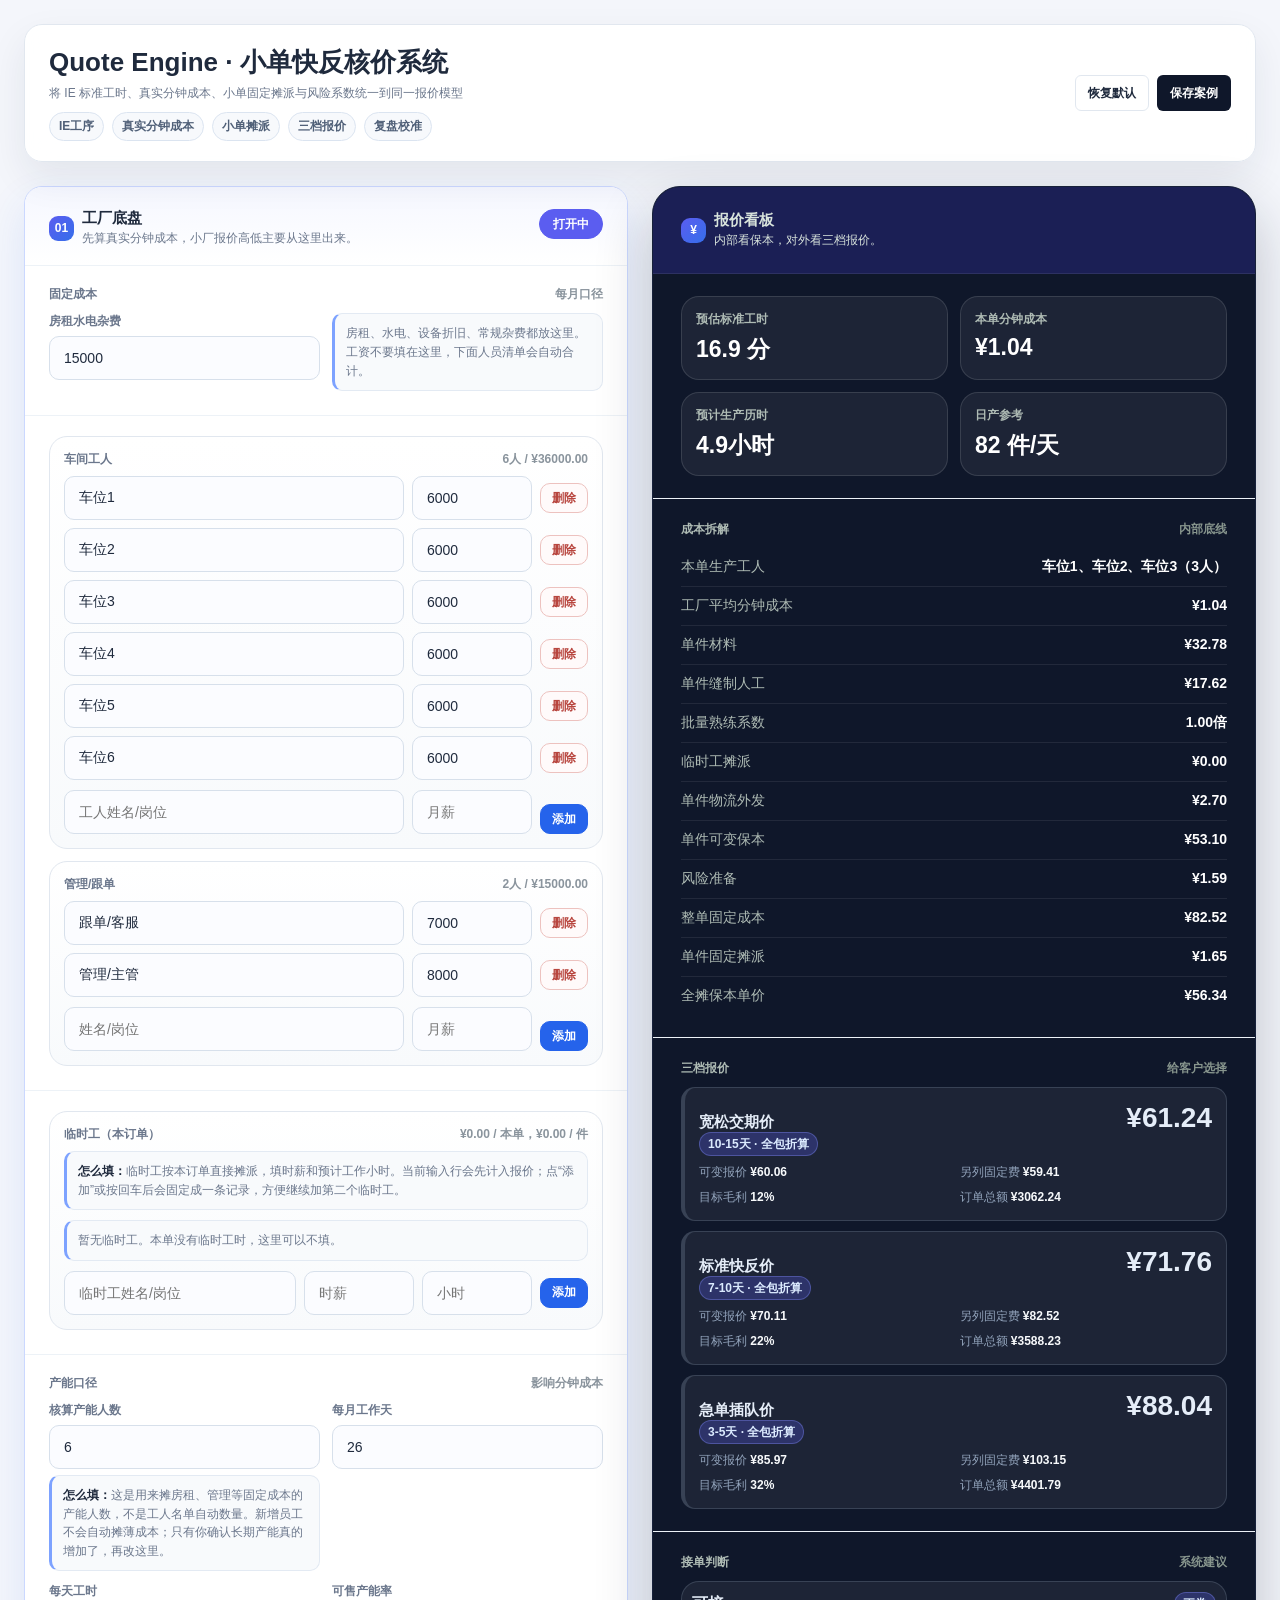
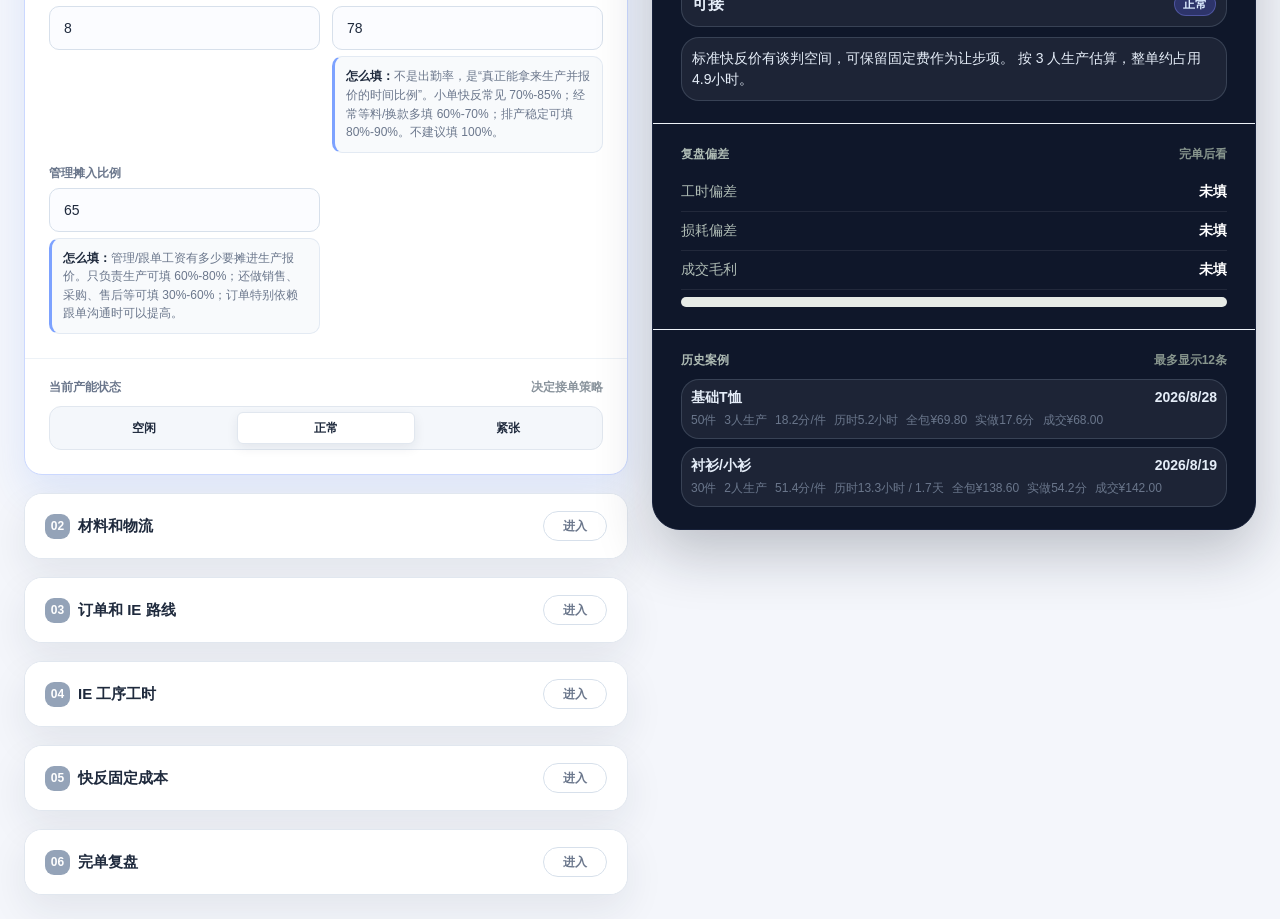
<file: systems/quote.html>
<!doctype html>
<html lang="zh-CN" data-app="quote">
<head>
<meta charset="utf-8"><meta name="viewport" content="width=device-width,initial-scale=1">
<title>Quote Engine · 小单快反核价系统</title>
<style>
:root {
  --portfolio-bar-h: 66px;
  --portfolio-brand: #1f2024;
  --portfolio-purple: #7356d8;
}
.portfolio-bar, .portfolio-bar * { box-sizing: border-box; }
.portfolio-bar {
  min-height: var(--portfolio-bar-h);
  display: grid;
  grid-template-columns: minmax(210px, auto) minmax(0, 1fr) auto;
  align-items: center;
  gap: 22px;
  padding: 10px clamp(16px, 2.4vw, 34px);
  position: sticky;
  top: 0;
  z-index: 10000;
  color: #202126;
  background: rgba(255,255,255,.95);
  border-bottom: 1px solid #e5e7eb;
  backdrop-filter: blur(18px);
  font-family: -apple-system,BlinkMacSystemFont,"PingFang SC","Microsoft YaHei",Arial,sans-serif;
}
.portfolio-identity { min-width:0; display:flex; align-items:center; gap:11px; color:inherit; text-decoration:none; }
.portfolio-identity-mark { width:38px; height:38px; border-radius:12px; display:grid; place-items:center; color:#fff; font-size:12px; font-weight:900; letter-spacing:.08em; background:linear-gradient(135deg,#202126,#7356d8 60%,#57c9d1); box-shadow:0 8px 18px rgba(50,42,82,.17); }
.portfolio-identity-copy strong,.portfolio-identity-copy span { display:block; }
.portfolio-identity-copy strong { color:#202126; font-size:13px; letter-spacing:.08em; line-height:1.25; }
.portfolio-identity-copy span { color:#8a8e96; font-size:10px; margin-top:1px; line-height:1.25; }
.portfolio-projects { min-width:0; display:flex; justify-content:center; align-items:center; gap:7px; }
.portfolio-project-pill { min-height:38px; padding:8px 13px; display:inline-flex; align-items:center; gap:7px; border:1px solid transparent; border-radius:999px; color:#666a73; background:transparent; font-size:12px; font-weight:750; line-height:1; text-decoration:none; white-space:nowrap; }
.portfolio-project-pill:hover { color:#202126; background:#f5f5f4; }
.portfolio-project-pill.active { color:#342a54; border-color:rgba(115,86,216,.11); background:linear-gradient(100deg,rgba(166,128,242,.22),rgba(111,218,230,.18) 58%,rgba(255,211,125,.17)); }
.portfolio-actions { display:flex; align-items:center; justify-content:flex-end; gap:8px; }
.portfolio-demo-badge { min-height:30px; padding:6px 10px; display:inline-flex; align-items:center; gap:6px; border-radius:999px; color:#24705b; background:#edf8f3; border:1px solid #d1eade; font-size:10px; font-weight:850; line-height:1; white-space:nowrap; }
.portfolio-demo-badge::before { content:""; width:7px; height:7px; border-radius:50%; background:#27a37d; box-shadow:0 0 0 4px rgba(39,163,125,.10); }
.portfolio-action-btn { min-height:36px; padding:8px 11px; border:1px solid #dedfe3; border-radius:9px; color:#3c3e44; background:#fff; font-size:11px; font-weight:750; line-height:1; cursor:pointer; }
.portfolio-action-btn:hover { border-color:#bfc1c7; background:#fafafa; }
.portfolio-privacy { margin:14px clamp(14px,2.5vw,34px) 0; padding:10px 12px; display:flex; align-items:center; justify-content:space-between; gap:12px; border:1px solid #e7e3f4; border-radius:10px; color:#5f5970; background:linear-gradient(100deg,#f7f4ff,#f1faf8); font:11px/1.5 -apple-system,BlinkMacSystemFont,"PingFang SC","Microsoft YaHei",Arial,sans-serif; }
.portfolio-privacy strong { color:#3f365b; }
.portfolio-guide[hidden] { display:none; }
.portfolio-guide { position:fixed; inset:0; z-index:30000; display:grid; place-items:center; padding:22px; background:rgba(22,23,27,.58); backdrop-filter:blur(8px); font-family:-apple-system,BlinkMacSystemFont,"PingFang SC","Microsoft YaHei",Arial,sans-serif; }
.portfolio-guide-card { width:min(640px,96vw); max-height:88vh; overflow:auto; border:1px solid rgba(255,255,255,.55); border-radius:20px; background:#fff; box-shadow:0 28px 80px rgba(20,21,25,.28); }
.portfolio-guide-head { padding:21px 22px 17px; display:flex; align-items:flex-start; justify-content:space-between; gap:18px; border-bottom:1px solid #ececef; }
.portfolio-guide-head small { display:block; color:#7356d8; font-size:10px; font-weight:900; letter-spacing:.12em; }
.portfolio-guide-head h2 { margin:5px 0 0; color:#27282d; font-size:23px; line-height:1.25; font-weight:800; }
.portfolio-guide-close { width:34px; height:34px; border:0; border-radius:10px; color:#27282d; background:#f3f3f2; font-size:19px; cursor:pointer; }
.portfolio-guide-body { padding:20px 22px 22px; }
.portfolio-guide-intro { margin:0 0 16px; color:#6e727c; font-size:13px; line-height:1.7; }
.portfolio-guide-steps { display:grid; gap:10px; }
.portfolio-guide-step { width:100%; display:grid; grid-template-columns:34px minmax(0,1fr) auto; align-items:center; gap:12px; padding:13px; border:1px solid #e5e7eb; border-radius:13px; background:#fff; text-align:left; cursor:pointer; }
.portfolio-guide-step:hover { border-color:#cfc5ef; background:#faf9ff; }
.portfolio-guide-index { width:30px; height:30px; display:grid; place-items:center; border-radius:9px; color:#5c41be; background:#f0ebff; font-size:12px; font-weight:900; }
.portfolio-guide-copy strong,.portfolio-guide-copy span { display:block; }
.portfolio-guide-copy strong { color:#27282d; font-size:13px; }
.portfolio-guide-copy span { margin-top:2px; color:#858993; font-size:11px; line-height:1.45; }
.portfolio-guide-arrow { color:#a3a6ad; font-size:17px; }
.portfolio-guide-note { margin-top:15px; padding:12px 13px; border-radius:11px; color:#675d3f; background:#fff8e8; border:1px solid #f2dfb9; font-size:11px; line-height:1.6; }
@media screen and (max-width:960px) {
  .portfolio-bar { grid-template-columns:auto 1fr auto; gap:12px; }
  .portfolio-identity-copy { display:none; }
  .portfolio-projects { justify-content:flex-start; overflow-x:auto; scrollbar-width:none; }
  .portfolio-projects::-webkit-scrollbar { display:none; }
  .portfolio-demo-badge { display:none; }
}
@media screen and (max-width:650px) {
  :root { --portfolio-bar-h:58px; }
  .portfolio-bar { padding:8px 10px; gap:8px; }
  .portfolio-identity-mark { width:36px; height:36px; }
  .portfolio-project-pill { min-height:34px; padding:7px 10px; }
  .portfolio-actions .portfolio-action-btn:first-of-type { display:none; }
  .portfolio-action-btn { padding:7px 9px; }
  .portfolio-privacy { margin:10px 10px 0; align-items:flex-start; flex-direction:column; }
}
@media print { .portfolio-bar,.portfolio-privacy,.portfolio-guide { display:none !important; } }


    :root {
      color-scheme: light;
      --bg: #f6f8fb;
      --panel: #ffffff;
      --ink: #1f2a3d;
      --muted: #6b778c;
      --line: #e1e7ef;
      --soft: #f4f7fb;
      --green: #13976b;
      --green-soft: #e8f7f1;
      --amber: #b46a16;
      --amber-soft: #fff2df;
      --red: #b8453e;
      --red-soft: #fae8e7;
      --blue: #3167e6;
      --blue-soft: #eaf1ff;
      --indigo: #5b5df0;
      --black: #0f172a;
      --radius: 18px;
      --shadow: 0 16px 38px rgba(31, 42, 61, .08);
      font-family: -apple-system, BlinkMacSystemFont, "Segoe UI", "PingFang SC", "Microsoft YaHei", sans-serif;
    }

    * { box-sizing: border-box; }
    body {
      margin: 0;
      background: var(--bg);
      color: var(--ink);
      font-size: 14px;
    }

    .app {
      min-height: 100vh;
      display: grid;
      grid-template-columns: minmax(0, 1fr) minmax(0, 1fr);
      gap: 24px;
      padding: 28px;
      align-items: start;
    }

    header {
      grid-column: 1 / -1;
      display: flex;
      align-items: center;
      justify-content: space-between;
      background: rgba(255, 255, 255, .92);
      color: var(--ink);
      border-radius: var(--radius);
      border: 1px solid var(--line);
      padding: 20px 24px;
      box-shadow: var(--shadow);
      backdrop-filter: blur(14px);
    }

    h1, h2, h3, p { margin: 0; }
    h1 {
      font-size: 26px;
      letter-spacing: 0;
      font-weight: 820;
    }
    h2 {
      font-size: 15px;
      font-weight: 760;
    }
    h3 {
      font-size: 13px;
      font-weight: 760;
      color: var(--muted);
      margin-bottom: 8px;
    }

    .subhead {
      color: var(--muted);
      font-size: 12px;
      margin-top: 5px;
    }

    .header-meta {
      display: flex;
      gap: 8px;
      flex-wrap: wrap;
      margin-top: 10px;
    }

    .header-pill {
      border: 1px solid #dbe4f0;
      color: #506078;
      background: #f7f9fc;
      border-radius: 999px;
      padding: 5px 9px;
      font-size: 12px;
      font-weight: 700;
    }

    .layout-col {
      display: flex;
      flex-direction: column;
      gap: 18px;
      min-width: 0;
    }

    .panel {
      background: var(--panel);
      border: 1px solid var(--line);
      border-radius: var(--radius);
      box-shadow: var(--shadow);
      padding: 0;
      overflow: hidden;
      transition: border-color .18s ease, box-shadow .18s ease, transform .18s ease;
    }

    .panel.tight { padding: 0; }

    .module-head {
      display: flex;
      align-items: flex-start;
      justify-content: space-between;
      gap: 12px;
      padding: 22px 24px 18px;
      border-bottom: 1px solid #edf2f7;
      background: #ffffff;
    }

    .collapsible.collapsed .module-head {
      align-items: center;
      padding: 17px 20px;
      background: white;
    }

    .collapsible.collapsed .module-copy {
      display: none;
    }

    .collapsible > .module-head {
      cursor: pointer;
    }

    .module-title {
      display: flex;
      align-items: center;
      gap: 8px;
      min-width: 0;
    }

    .step {
      width: 25px;
      height: 25px;
      display: inline-grid;
      place-items: center;
      border-radius: 9px;
      background: linear-gradient(135deg, var(--indigo), #356eea);
      color: white;
      font-size: 12px;
      font-weight: 800;
      flex: 0 0 auto;
    }

    .module-copy {
      color: var(--muted);
      font-size: 12px;
      margin-top: 2px;
      line-height: 1.45;
    }

    .collapse-toggle {
      height: 30px;
      min-width: 64px;
      border: 1px solid #d7e0eb;
      border-radius: 999px;
      background: white;
      color: var(--muted);
      font: inherit;
      font-size: 12px;
      font-weight: 760;
      cursor: pointer;
      flex: 0 0 auto;
    }

    .collapse-toggle:hover {
      color: var(--green);
      border-color: #bfe6d7;
      background: var(--green-soft);
    }

    .collapsible:not(.collapsed) .collapse-toggle {
      color: white;
      border-color: var(--indigo);
      background: var(--indigo);
    }

    .collapsible.collapsed > .module-body {
      display: none;
    }

    .collapsible.collapsed > .module-head {
      border-bottom: 0;
    }

    .collapsible.collapsed .step {
      background: #94a3b8;
    }

    .collapsible:not(.collapsed) {
      border-color: #cbd8ff;
      box-shadow: 0 18px 42px rgba(49, 103, 230, .12);
    }

    .collapsible:not(.collapsed) .module-head {
      background: linear-gradient(180deg, #f5f7ff 0%, #ffffff 100%);
    }

    .module-body {
      padding: 20px 24px 24px;
    }

    .module-body + .module-body {
      border-top: 1px solid #edf2f7;
    }

    .module-label {
      display: flex;
      justify-content: space-between;
      gap: 10px;
      color: var(--muted);
      font-size: 12px;
      font-weight: 800;
      margin-bottom: 10px;
    }

    .module-label span:last-child {
      color: #8a949d;
      font-weight: 680;
    }

    .hint {
      color: var(--muted);
      font-size: 12px;
      line-height: 1.55;
      background: #f8fafc;
      border: 1px solid #e3eaf3;
      border-left: 3px solid #7da2ff;
      border-radius: 10px;
      padding: 10px 11px;
    }

    .hint strong {
      color: var(--ink);
    }

    .stack {
      display: grid;
      gap: 10px;
    }

    .section-band {
      border: 1px solid var(--line);
      border-radius: var(--radius);
      background: linear-gradient(180deg, #ffffff 0%, #f8fafc 100%);
      padding: 14px;
    }

    .section-band .module-label {
      margin-bottom: 8px;
    }

    .toolbar-row {
      display: grid;
      grid-template-columns: minmax(0, 1.5fr) 120px auto;
      gap: 8px;
      align-items: end;
      margin-top: 10px;
    }

    .summary-strip {
      display: grid;
      grid-template-columns: repeat(3, minmax(0, 1fr));
      gap: 10px;
    }

    .summary-card {
      border: 1px solid var(--line);
      background: white;
      border-radius: var(--radius);
      padding: 10px;
      min-height: 70px;
    }

    .summary-card label {
      display: block;
      margin-bottom: 6px;
    }

    .summary-card strong {
      font-size: 19px;
      font-variant-numeric: tabular-nums;
    }

    .grid-2 {
      display: grid;
      grid-template-columns: repeat(2, minmax(0, 1fr));
      gap: 12px;
    }

    .people-grid {
      display: grid;
      grid-template-columns: 1fr;
      gap: 12px;
    }

    .grid-3 {
      display: grid;
      grid-template-columns: repeat(3, minmax(0, 1fr));
      gap: 12px;
    }

    .field {
      display: flex;
      flex-direction: column;
      gap: 6px;
      min-width: 0;
    }

    label {
      color: var(--muted);
      font-size: 12px;
      font-weight: 680;
    }

    input, select {
      width: 100%;
      height: 44px;
      border: 1px solid #d7e0eb;
      background: #fbfcff;
      border-radius: 10px;
      padding: 0 14px;
      color: var(--ink);
      font: inherit;
      outline: none;
    }

    input:focus, select:focus {
      border-color: var(--indigo);
      box-shadow: 0 0 0 4px rgba(91, 93, 240, .12);
    }

    .segmented {
      display: grid;
      grid-template-columns: repeat(3, 1fr);
      gap: 4px;
      background: var(--soft);
      padding: 5px;
      border-radius: 12px;
      border: 1px solid var(--line);
    }

    .segmented button,
    .chip button,
    .tool-button {
      border: 1px solid transparent;
      border-radius: 6px;
      background: transparent;
      color: var(--ink);
      font: inherit;
      font-size: 12px;
      font-weight: 720;
      height: 32px;
      cursor: pointer;
    }

    .segmented button.active {
      background: white;
      border-color: var(--line);
      box-shadow: 0 4px 12px rgba(31, 42, 61, .08);
    }

    .style-grid {
      display: grid;
      grid-template-columns: repeat(4, minmax(0, 1fr));
      gap: 8px;
    }

    .style-card {
      border: 1px solid var(--line);
      border-radius: var(--radius);
      background: white;
      min-height: 70px;
      padding: 14px;
      display: grid;
      grid-template-columns: minmax(0, 1fr) auto;
      gap: 8px;
      align-items: start;
    }

    .style-card.active {
      border-color: #8fa7ff;
      background: #f1f5ff;
      box-shadow: inset 0 0 0 1px rgba(91, 93, 240, .16);
    }

    .style-select {
      min-width: 0;
      border: 0;
      background: transparent;
      text-align: left;
      padding: 0;
      cursor: pointer;
      color: var(--ink);
      font: inherit;
    }

    .style-card strong {
      display: block;
      font-size: 13px;
      line-height: 1.25;
    }

    .style-select span {
      display: block;
      color: var(--muted);
      font-size: 12px;
      margin-top: 8px;
    }

    .addons {
      display: grid;
      grid-template-columns: repeat(3, minmax(0, 1fr));
      gap: 8px;
    }

    .addon {
      border: 1px solid var(--line);
      border-radius: var(--radius);
      padding: 11px;
      display: grid;
      grid-template-columns: 20px minmax(0, 1fr) 58px auto;
      align-items: center;
      gap: 8px;
      background: white;
      min-height: 46px;
    }

    .addon:has(input:checked) {
      border-color: #b8c6ff;
      background: #f2f5ff;
    }

    .addon input[type="checkbox"] {
      width: 17px;
      height: 17px;
    }

    .addon-name {
      font-weight: 700;
      min-width: 0;
      line-height: 1.2;
    }

    .addon-time {
      color: var(--muted);
      text-align: right;
      font-size: 12px;
      white-space: nowrap;
    }

    .ie-list {
      display: grid;
      gap: 8px;
    }

    .ie-row {
      display: grid;
      grid-template-columns: minmax(0, 1.35fr) 110px minmax(0, .9fr) auto;
      gap: 8px;
      align-items: center;
    }

    .route-template-row {
      display: grid;
      grid-template-columns: minmax(0, 1fr) minmax(0, 1fr) auto auto;
      gap: 8px;
      align-items: center;
      margin-top: 10px;
    }

    .ie-row.header {
      color: var(--muted);
      font-size: 12px;
      font-weight: 760;
      padding: 0 4px;
    }

    .ie-summary {
      display: grid;
      grid-template-columns: repeat(auto-fit, minmax(140px, 1fr));
      gap: 10px;
      margin-bottom: 12px;
    }

    .ie-summary .summary-card {
      min-height: 62px;
    }

    .mini-button,
    .danger-button {
      border: 1px solid var(--line);
      border-radius: 10px;
      background: white;
      color: var(--ink);
      height: 30px;
      padding: 0 11px;
      font: inherit;
      font-size: 12px;
      font-weight: 760;
      cursor: pointer;
      white-space: nowrap;
    }

    .mini-button {
      background: #2563eb;
      color: white;
      border-color: #2563eb;
    }

    .mini-button:disabled,
    .danger-button:disabled {
      opacity: .45;
      cursor: not-allowed;
    }

    .danger-button {
      color: var(--red);
      border-color: #edc2bf;
      background: #fffafa;
    }

    .people-list {
      display: grid;
      gap: 8px;
    }

    .worker-choice-grid {
      display: grid;
      grid-template-columns: repeat(2, minmax(0, 1fr));
      gap: 8px;
    }

    .worker-choice {
      border: 1px solid var(--line);
      border-radius: var(--radius);
      background: white;
      padding: 10px;
      display: grid;
      grid-template-columns: 20px minmax(0, 1fr) auto;
      align-items: center;
      gap: 8px;
      cursor: pointer;
    }

    .worker-choice:has(input:checked) {
      border-color: #b8c6ff;
      background: #f2f5ff;
    }

    .worker-choice input[type="checkbox"] {
      width: 17px;
      height: 17px;
    }

    .worker-choice strong {
      display: block;
      min-width: 0;
      overflow: hidden;
      text-overflow: ellipsis;
      white-space: nowrap;
    }

    .worker-choice span {
      color: var(--muted);
      font-size: 12px;
      white-space: nowrap;
    }

    .quick-worker-row {
      display: grid;
      grid-template-columns: minmax(0, 1fr) 130px auto;
      gap: 8px;
      align-items: center;
      margin-top: 10px;
    }

    .person-row {
      display: grid;
      grid-template-columns: minmax(0, 1.5fr) 120px auto;
      gap: 8px;
      align-items: center;
    }

    .temp-row {
      display: grid;
      grid-template-columns: minmax(0, 1.4fr) 110px 110px auto;
      gap: 8px;
      align-items: center;
    }

    .total-line {
      display: flex;
      justify-content: space-between;
      align-items: baseline;
      gap: 10px;
      padding: 8px 0 0;
      color: var(--muted);
      font-size: 12px;
      font-weight: 720;
    }

    .total-line strong {
      color: var(--ink);
      font-size: 14px;
      font-variant-numeric: tabular-nums;
    }

    .row {
      display: flex;
      justify-content: space-between;
      gap: 12px;
      align-items: baseline;
      padding: 8px 0;
      border-bottom: 1px solid #edf0ec;
    }

    .row:last-child { border-bottom: 0; }
    .row span:first-child {
      color: var(--muted);
      min-width: 0;
    }
    .row strong {
      font-variant-numeric: tabular-nums;
      text-align: right;
      white-space: nowrap;
      max-width: 62%;
      overflow: hidden;
      text-overflow: ellipsis;
    }

    .metric {
      border: 1px solid var(--line);
      background: white;
      border-radius: var(--radius);
      padding: 14px;
    }

    .metric label {
      display: block;
      margin-bottom: 6px;
    }

    .metric .value {
      font-size: 23px;
      font-weight: 800;
      font-variant-numeric: tabular-nums;
    }

    .metric.green { background: var(--green-soft); border-color: #bfdccc; }
    .metric.amber { background: var(--amber-soft); border-color: #ebc792; }
    .metric.blue { background: var(--blue-soft); border-color: #bed8e7; }
    .metric.red { background: var(--red-soft); border-color: #edc2bf; }

    .quote-list {
      display: grid;
      gap: 10px;
    }

    .quote-card {
      border: 1px solid rgba(148, 163, 184, .24);
      border-left: 4px solid var(--green);
      border-radius: 14px;
      background: rgba(255, 255, 255, .06);
      padding: 14px;
      box-shadow: none;
      color: #e5edf8;
    }

    .quote-card.relaxed { border-left-color: var(--blue); }
    .quote-card.urgent { border-left-color: var(--red); }

    .quote-head {
      display: flex;
      justify-content: space-between;
      align-items: baseline;
      gap: 12px;
      margin-bottom: 8px;
    }

    .quote-title {
      font-weight: 800;
      font-size: 15px;
    }

    .quote-price {
      font-size: 28px;
      font-weight: 840;
      font-variant-numeric: tabular-nums;
      white-space: nowrap;
    }

    .quote-meta {
      display: grid;
      grid-template-columns: 1fr 1fr;
      gap: 8px;
      font-size: 12px;
      color: #93a4bc;
    }

    .quote-meta strong {
      color: #f8fafc;
      font-variant-numeric: tabular-nums;
    }

    .tag {
      display: inline-flex;
      align-items: center;
      height: 24px;
      padding: 0 8px;
      border-radius: 999px;
      font-size: 12px;
      font-weight: 720;
      background: var(--soft);
      color: var(--ink);
      border: 1px solid var(--line);
      white-space: nowrap;
    }

    .tag.green { background: var(--green-soft); color: #165d47; border-color: #b9d8c9; }
    .tag.amber { background: var(--amber-soft); color: #85500f; border-color: #e8c17f; }
    .tag.red { background: var(--red-soft); color: #8f302b; border-color: #e8b9b5; }

    .bar {
      height: 10px;
      background: #e7ebe6;
      border-radius: 999px;
      overflow: hidden;
      margin-top: 7px;
    }

    .bar-fill {
      height: 100%;
      background: var(--green);
      border-radius: 999px;
      width: 0;
      transition: width .2s ease;
    }

    .note {
      border-radius: var(--radius);
      border: 1px solid var(--line);
      background: #fbfcfa;
      padding: 10px;
      color: var(--muted);
      line-height: 1.5;
    }

    .decision {
      display: flex;
      align-items: center;
      justify-content: space-between;
      gap: 10px;
      padding: 10px;
      border-radius: var(--radius);
      background: var(--soft);
      border: 1px solid var(--line);
    }

    .board-panel {
      background: #0f172a;
      color: white;
      border-color: #17213a;
      border-radius: 28px;
      box-shadow: 0 24px 56px rgba(15, 23, 42, .24);
    }

    .board-panel .module-head {
      background: #1b1f55;
      border-bottom-color: rgba(255, 255, 255, .08);
      padding: 24px 28px;
    }

    .board-panel .module-copy,
    .board-panel h2 {
      color: #d8e3dc;
    }

    .board-panel .module-label {
      color: #aebbb4;
    }

    .board-panel .module-label span:last-child {
      color: #87958d;
    }

    .board-panel .module-body {
      background: #0f172a;
      padding: 22px 28px;
    }

    .board-panel .row {
      border-bottom-color: rgba(255, 255, 255, .08);
      padding: 10px 0;
    }

    .board-panel .row span:first-child {
      color: #aebbb4;
    }

    .board-panel .metric {
      background: rgba(255, 255, 255, .06);
      border-color: rgba(255, 255, 255, .12);
      color: white;
    }

    .board-panel .metric label {
      color: #aebbb4;
    }

    .board-panel .quote-card,
    .board-panel .case-item,
    .board-panel .note,
    .board-panel .decision {
      background: rgba(255, 255, 255, .06);
      color: #e5edf8;
      border-color: rgba(148, 163, 184, .24);
    }

    .board-panel .decision .tag,
    .board-panel .quote-card .tag {
      background: rgba(91, 93, 240, .28);
      border-color: rgba(129, 140, 248, .38);
      color: #dbeafe;
    }

    .decision strong {
      font-size: 16px;
    }

    .actions {
      display: flex;
      gap: 8px;
      flex-wrap: wrap;
    }

    .tool-button {
      height: 36px;
      padding: 0 12px;
      background: var(--black);
      color: white;
    }

    .tool-button.secondary {
      background: white;
      color: var(--ink);
      border-color: var(--line);
    }

    .history-list {
      display: grid;
      gap: 8px;
      max-height: 230px;
      overflow: auto;
    }

    .case-item {
      border: 1px solid var(--line);
      border-radius: var(--radius);
      padding: 9px;
      background: white;
      display: grid;
      gap: 5px;
    }

    .case-top {
      display: flex;
      justify-content: space-between;
      gap: 8px;
      font-weight: 760;
    }

    .case-meta {
      color: var(--muted);
      font-size: 12px;
      display: flex;
      gap: 8px;
      flex-wrap: wrap;
    }

    .sticky {
      position: sticky;
      top: 16px;
    }

    @media (max-width: 1180px) {
      .app { grid-template-columns: 1fr; }
      .sticky { position: static; }
      .style-grid { grid-template-columns: repeat(2, minmax(0, 1fr)); }
      .summary-strip { grid-template-columns: 1fr; }
      .toolbar-row,
      .person-row { grid-template-columns: minmax(0, 1fr) 110px auto; }
      .temp-row { grid-template-columns: minmax(0, 1fr) 100px 100px auto; }
    }

    @media (max-width: 720px) {
      .app { padding: 10px; gap: 10px; }
      header { align-items: flex-start; flex-direction: column; gap: 10px; }
      .grid-2, .grid-3, .addons, .quote-meta, .worker-choice-grid { grid-template-columns: 1fr; }
      .style-grid { grid-template-columns: 1fr; }
      .toolbar-row,
      .quick-worker-row,
      .person-row,
      .temp-row,
      .ie-row,
      .route-template-row,
      .ie-summary { grid-template-columns: 1fr; }
      .ie-row.header { display: none; }
      .quote-head { align-items: flex-start; flex-direction: column; }
      .quote-price { font-size: 23px; }
    }
  

/* Portfolio integration */
body.quote-portfolio { min-width:320px; }
.quote-portfolio .app { padding-top:22px; }
.quote-portfolio .sticky { top:calc(var(--portfolio-bar-h) + 16px); }
@media (max-width:1180px) { .quote-portfolio .sticky { top:auto; } }


          html,body{min-height:100%;background:#f4f6fb!important}.portfolio-privacy{display:none!important}
          .app{padding:24px!important;min-height:100vh}.sticky{top:18px!important}
          @media(max-width:720px){.app{padding:12px!important}}
        </style>
<script>
(function(){
  function install(name){
    try {
      var real = window[name];
      var k = '__wy_storage_probe__';
      real.setItem(k,'1'); real.removeItem(k);
      return;
    } catch (err) {}
    var data = Object.create(null);
    var api = {};
    Object.defineProperties(api, {
      getItem:{value:function(k){ k=String(k); return Object.prototype.hasOwnProperty.call(data,k)?data[k]:null; }},
      setItem:{value:function(k,v){ data[String(k)]=String(v); }},
      removeItem:{value:function(k){ delete data[String(k)]; }},
      clear:{value:function(){ Object.keys(data).forEach(function(k){ delete data[k]; }); }},
      key:{value:function(i){ return Object.keys(data)[Number(i)] || null; }},
      length:{get:function(){ return Object.keys(data).length; }}
    });
    var proxy = new Proxy(api, {
      ownKeys:function(){ return Object.keys(data); },
      getOwnPropertyDescriptor:function(target, prop){
        if (Object.prototype.hasOwnProperty.call(data, prop)) return {value:data[prop], enumerable:true, configurable:true, writable:true};
        return Object.getOwnPropertyDescriptor(target, prop);
      },
      get:function(target, prop){
        if (prop in target) return target[prop];
        if (Object.prototype.hasOwnProperty.call(data, prop)) return data[prop];
      },
      set:function(target, prop, value){ data[String(prop)] = String(value); return true; },
      deleteProperty:function(target, prop){ delete data[String(prop)]; return true; }
    });
    try { Object.defineProperty(window, name, {value:proxy, configurable:true}); } catch (e) {}
  }
  install('localStorage'); install('sessionStorage');
})();
</script>
<script>
(function(){
  window.__WY_APP_ERRORS__ = [];
  function send(type, detail){
    try { parent.postMessage(Object.assign({source:'wy-embedded-app', type:type, app:document.documentElement.dataset.app || ''}, detail || {}), '*'); } catch(e) {}
  }
  window.addEventListener('error', function(e){
    var msg = e && e.message ? e.message : 'Unknown script error';
    window.__WY_APP_ERRORS__.push(msg);
    send('error', {message:msg, file:e.filename || '', line:e.lineno || 0});
  });
  window.addEventListener('unhandledrejection', function(e){
    var reason = e && e.reason;
    var msg = reason && (reason.stack || reason.message) ? (reason.stack || reason.message) : String(reason || 'Unhandled promise rejection');
    window.__WY_APP_ERRORS__.push(msg);
    send('error', {message:msg});
  });
  window.__WY_SEND__ = send;
})();
</script>
</head>
<body class="quote-portfolio">
<div style="display:none" aria-hidden="true"><button id="openGuideBtn" type="button"></button><button id="resetDemoBtn" type="button"></button></div>

  <div class="portfolio-privacy"><span><strong>DEMO DATA</strong>　工厂、人力、工序、订单及金额均为模拟内容。</span><span>调整任一参数，报价看板会实时重新计算。</span></div>
  <main class="app">
    <header>
      <div>
        <h1>Quote Engine · 小单快反核价系统</h1>
        <p class="subhead">将 IE 标准工时、真实分钟成本、小单固定摊派与风险系数统一到同一报价模型</p>
        <div class="header-meta">
          <span class="header-pill">IE工序</span>
          <span class="header-pill">真实分钟成本</span>
          <span class="header-pill">小单摊派</span>
          <span class="header-pill">三档报价</span>
          <span class="header-pill">复盘校准</span>
        </div>
      </div>
      <div class="actions">
        <button class="tool-button secondary" id="resetBtn" type="button">恢复默认</button>
        <button class="tool-button" id="saveCaseBtn" type="button">保存案例</button>
      </div>
    </header>

    <aside class="layout-col">
      <section class="panel collapsible" data-module="factory">
        <div class="module-head">
          <div class="module-title">
            <span class="step">01</span>
            <div>
              <h2>工厂底盘</h2>
              <p class="module-copy">先算真实分钟成本，小厂报价高低主要从这里出来。</p>
            </div>
          </div>
          <button class="collapse-toggle" type="button" aria-expanded="true">收起</button>
        </div>
        <div class="module-body">
          <div class="module-label"><span>固定成本</span><span>每月口径</span></div>
          <div class="grid-2">
            <div class="field">
              <label for="fixedCost">房租水电杂费</label>
              <input id="fixedCost" type="number" min="0" step="100">
            </div>
            <div class="hint">房租、水电、设备折旧、常规杂费都放这里。工资不要填在这里，下面人员清单会自动合计。</div>
          </div>
        </div>
        <div class="module-body">
          <div class="people-grid">
            <div class="section-band">
              <div class="module-label"><span>车间工人</span><span id="workerSummary">0人 / ¥0</span></div>
              <div class="people-list" id="workerList"></div>
              <div class="toolbar-row">
                <input id="newWorkerName" type="text" placeholder="工人姓名/岗位">
                <input id="newWorkerSalary" type="number" min="0" step="100" placeholder="月薪">
                <button class="mini-button" id="addWorkerBtn" type="button">添加</button>
              </div>
            </div>
            <div class="section-band">
              <div class="module-label"><span>管理/跟单</span><span id="staffSummary">0人 / ¥0</span></div>
              <div class="people-list" id="staffList"></div>
              <div class="toolbar-row">
                <input id="newStaffName" type="text" placeholder="姓名/岗位">
                <input id="newStaffSalary" type="number" min="0" step="100" placeholder="月薪">
                <button class="mini-button" id="addStaffBtn" type="button">添加</button>
              </div>
            </div>
          </div>
        </div>
        <div class="module-body">
          <div class="section-band">
            <div class="module-label"><span>临时工（本订单）</span><span id="tempWorkerSummary">¥0 / 本单</span></div>
            <div class="hint" style="margin-bottom: 10px;"><strong>怎么填：</strong>临时工按本订单直接摊派，填时薪和预计工作小时。当前输入行会先计入报价；点“添加”或按回车后会固定成一条记录，方便继续加第二个临时工。</div>
            <div class="people-list" id="tempWorkerList"></div>
            <div class="temp-row" style="margin-top: 10px;">
              <input id="newTempWorkerName" type="text" placeholder="临时工姓名/岗位">
              <input id="newTempWorkerRate" type="number" min="0" step="1" placeholder="时薪">
              <input id="newTempWorkerHours" type="number" min="0" step=".5" placeholder="小时">
              <button class="mini-button" id="addTempWorkerBtn" type="button">添加</button>
            </div>
          </div>
        </div>
        <div class="module-body">
          <div class="module-label"><span>产能口径</span><span>影响分钟成本</span></div>
          <div class="grid-2">
            <div class="field">
              <label for="workerCount">核算产能人数</label>
              <input id="workerCount" type="number" min="1" step="1">
              <div class="hint"><strong>怎么填：</strong>这是用来摊房租、管理等固定成本的产能人数，不是工人名单自动数量。新增员工不会自动摊薄成本；只有你确认长期产能真的增加了，再改这里。</div>
            </div>
            <div class="field">
              <label for="workDays">每月工作天</label>
              <input id="workDays" type="number" min="1" max="31" step="1">
            </div>
            <div class="field">
              <label for="dailyHours">每天工时</label>
              <input id="dailyHours" type="number" min="1" max="16" step=".5">
            </div>
            <div class="field">
              <label for="sellableRate">可售产能率</label>
              <input id="sellableRate" type="number" min="30" max="100" step="1">
              <div class="hint"><strong>怎么填：</strong>不是出勤率，是“真正能拿来生产并报价的时间比例”。小单快反常见 70%-85%；经常等料/换款多填 60%-70%；排产稳定可填 80%-90%。不建议填 100%。</div>
            </div>
            <div class="field">
              <label for="staffAllocation">管理摊入比例</label>
              <input id="staffAllocation" type="number" min="0" max="100" step="5">
              <div class="hint"><strong>怎么填：</strong>管理/跟单工资有多少要摊进生产报价。只负责生产可填 60%-80%；还做销售、采购、售后等可填 30%-60%；订单特别依赖跟单沟通时可以提高。</div>
            </div>
          </div>
        </div>
        <div class="module-body">
          <div class="module-label"><span>当前产能状态</span><span>决定接单策略</span></div>
          <div class="segmented" id="capacityButtons"></div>
        </div>
      </section>

      <section class="panel collapsible" data-module="materials">
        <div class="module-head">
          <div class="module-title">
            <span class="step">02</span>
            <div>
              <h2>材料和物流</h2>
              <p class="module-copy">把面辅料、损耗、物流这些不该靠感觉的成本单独管住。</p>
            </div>
          </div>
          <button class="collapse-toggle" type="button" aria-expanded="true">收起</button>
        </div>
        <div class="module-body">
          <div class="hint" style="margin-bottom: 12px;"><strong>单位说明：</strong>面料、辅料、包装、外发都填“元/件”；整单物流填“元/单”，系统会自动除以生产件数；材料损耗率填百分比，例如 10 表示 10%。</div>
          <div class="grid-2">
            <div class="field">
              <label for="fabricCost">单件面料（元/件）</label>
              <input id="fabricCost" type="number" min="0" step=".1">
            </div>
            <div class="field">
              <label for="accessoryCost">单件辅料（元/件）</label>
              <input id="accessoryCost" type="number" min="0" step=".1">
            </div>
            <div class="field">
              <label for="wasteRate">材料损耗率（%）</label>
              <input id="wasteRate" type="number" min="0" max="60" step="1">
            </div>
            <div class="field">
              <label for="packagingCost">单件包装（元/件）</label>
              <input id="packagingCost" type="number" min="0" step=".1">
            </div>
            <div class="field">
              <label for="shippingCost">整单物流（元/单）</label>
              <input id="shippingCost" type="number" min="0" step="1">
            </div>
            <div class="field">
              <label for="outsourceCost">单件外发（元/件）</label>
              <input id="outsourceCost" type="number" min="0" step=".1">
            </div>
          </div>
        </div>
      </section>
      <section class="panel collapsible" data-module="order">
        <div class="module-head">
          <div class="module-title">
            <span class="step">03</span>
            <div>
              <h2>订单和 IE 路线</h2>
              <p class="module-copy">先选一条工序路线，系统用 SAM 合计作为报价工时底盘。</p>
            </div>
          </div>
          <button class="collapse-toggle" type="button" aria-expanded="true">收起</button>
        </div>
        <div class="module-body">
          <div class="grid-3">
            <div class="field">
              <label for="quantity">生产件数</label>
              <input id="quantity" type="number" min="1" step="1">
            </div>
            <div class="field">
              <label for="marketPrice">客户心理单价</label>
              <input id="marketPrice" type="number" min="0" step=".1">
            </div>
            <div class="field">
              <label for="customerType">客户类型</label>
              <select id="customerType">
                <option value="new">新客户</option>
                <option value="stable">稳定复购</option>
                <option value="strict">验货严格</option>
                <option value="sample">打样转小单</option>
              </select>
            </div>
          </div>
        </div>
        <div class="module-body">
          <div class="module-label"><span>本单生产工人</span><span id="assignedWorkerSummary">自动按勾选工人核算</span></div>
          <div class="hint" style="margin-bottom: 10px;"><strong>怎么选：</strong>这单实际由哪几个车位做，就勾哪几个。没有在列表里的工人，可以在下面快速添加并勾选。</div>
          <div class="worker-choice-grid" id="assignedWorkerList"></div>
          <div class="quick-worker-row">
            <input id="quickWorkerName" type="text" placeholder="新增工人姓名/岗位">
            <input id="quickWorkerSalary" type="number" min="0" step="100" placeholder="月薪">
            <button class="mini-button" id="quickAddWorkerBtn" type="button">添加并勾选</button>
          </div>
        </div>
        <div class="module-body">
          <div class="module-label"><span>IE 路线模板</span><span>选择后生成工序清单</span></div>
          <div class="style-grid" id="routeCards"></div>
          <div class="route-template-row">
            <input id="newRouteName" type="text" placeholder="新路线名称，如 POLO衫/瑜伽裤">
            <input id="newRouteNote" type="text" placeholder="说明，可空，如 翻领短袖/弹力面料">
            <button class="mini-button" id="saveRouteBtn" type="button">保存当前工序为模板</button>
            <button class="danger-button" id="deleteRouteBtn" type="button">删除当前自建模板</button>
          </div>
          <div class="hint" style="margin-top: 12px;"><strong>IE 逻辑：</strong>模板只是起点，不要求固定 8 道工序。你可以在下方增删工序，再保存成自己的路线模板；复杂款几十道工序也可以按真实 IE 路线维护。</div>
        </div>
      </section>

      <section class="panel collapsible" data-module="craft">
        <div class="module-head">
          <div class="module-title">
            <span class="step">04</span>
            <div>
              <h2>IE 工序工时</h2>
              <p class="module-copy">逐道维护 SAM，复杂款就增加工序，不再靠勾选项猜时间。</p>
            </div>
          </div>
          <button class="collapse-toggle" type="button" aria-expanded="true">收起</button>
        </div>
        <div class="module-body">
          <div class="ie-summary">
            <div class="summary-card">
              <label>工序 SAM 合计</label>
              <strong><span id="ieSamTotal">0</span> 分</strong>
            </div>
            <div class="summary-card">
              <label>报价标准工时</label>
              <strong><span id="ieStandardPreview">0</span> 分</strong>
            </div>
            <div class="summary-card">
              <label>批量熟练系数</label>
              <strong><span id="batchEfficiencyPreview">1.00</span> 倍</strong>
            </div>
            <div class="summary-card">
              <label>工序数量</label>
              <strong><span id="ieOperationCount">0</span> 道</strong>
            </div>
          </div>
          <div class="ie-list" id="ieOperations"></div>
          <div class="ie-row" style="margin-top: 10px;">
            <input id="newOperationName" type="text" placeholder="新增工序，如合肩/上领/压明线">
            <input id="newOperationSam" type="number" min="0.1" step=".1" placeholder="SAM分，可先空着">
            <input id="newOperationMachine" type="text" placeholder="设备/岗位，可空">
            <button class="mini-button" id="addOperationBtn" type="button">添加工序</button>
          </div>
          <div class="hint" style="margin-top: 8px;"><strong>新增工序：</strong>填名称后点添加即可；SAM 暂时不确定时系统先按 0.1 分保存，后面可以直接在表格里改。</div>
        </div>
        <div class="module-body">
          <div class="grid-3">
            <div class="field">
              <label for="fabricDifficulty">面料/操作难度</label>
              <select id="fabricDifficulty"></select>
              <div class="hint"><strong>怎么填：</strong>普通汗布选普通；弹力大、卷边、滑料、格条定位，会让同一道工序变慢，再选更高难度。</div>
            </div>
            <div class="field">
              <label for="customMinutes">IE 校准差异/件</label>
              <input id="customMinutes" type="number" min="0" step=".5">
              <div class="hint"><strong>怎么填：</strong>如果这单有 IE 表没列到的特殊动作，在这里补分钟。基础 T 恤一般填 0。</div>
            </div>
            <div class="field">
              <label>工时公式</label>
              <div class="hint"><strong>当前：</strong>SAM 合计 × 面料难度 × 批量熟练系数 ÷ IE达成率 × 宽放率。工序时间只算每件衣服必须做的动作；换款、沟通、开款放到整单固定成本里摊。</div>
            </div>
          </div>
        </div>
      </section>

      <section class="panel collapsible" data-module="setup">
        <div class="module-head">
          <div class="module-title">
            <span class="step">05</span>
            <div>
              <h2>快反固定成本</h2>
              <p class="module-copy">小单报价最容易被忽略的，是换款等待、跟单沟通和开款摊派。</p>
            </div>
          </div>
          <button class="collapse-toggle" type="button" aria-expanded="true">收起</button>
        </div>
        <div class="module-body">
          <div class="grid-3">
            <div class="field">
              <label for="changeoverMinutes">换款停机分钟</label>
              <input id="changeoverMinutes" type="number" min="0" step="5">
              <div class="hint"><strong>怎么填：</strong>填这单从上一款切换过来造成的整单停机/调机/找辅料/换线等待时间，不是单件时间。比如换款前后车间大概空转 30 分钟，就填 30。</div>
            </div>
            <div class="field">
              <label for="changeoverPeople">换款影响人数</label>
              <input id="changeoverPeople" type="number" min="1" step="1">
              <div class="hint"><strong>怎么填：</strong>如果只是 1 个师傅调机就填 1；如果 4 个车位都在等料、等确认，就填 4。它只影响整单固定成本。</div>
            </div>
            <div class="field">
              <label for="merchHours">跟单沟通小时</label>
              <input id="merchHours" type="number" min="0" step=".5">
              <div class="hint"><strong>怎么填：</strong>填这单预计会消耗的跟单、客服、确认细节、催料、对接客户的总小时数。简单复购可填 0.5-1，新客户或反复改款可填 3-6。</div>
            </div>
            <div class="field">
              <label for="setupExtra">版房/开款杂费</label>
              <input id="setupExtra" type="number" min="0" step="10">
              <div class="hint"><strong>怎么理解：</strong>这里不是系统自动算打版费，而是你决定要让这单承担的开款费用。如果客户另付打版费，这里填 0；如果打版费要摊进这单，就填实际打版/纸样/开款杂费金额。</div>
            </div>
            <div class="field">
              <label for="balanceRate">IE达成率/生产效率</label>
              <input id="balanceRate" type="number" min="35" max="100" step="1">
              <div class="hint"><strong>怎么填：</strong>这里表示实际车间能达到 IE 标准工时的比例。基础熟款可填 80%-90%；小单换款多或新款磨合填 65%-78%。填得越低，报价工时会被放大。</div>
            </div>
            <div class="field">
              <label for="allowanceRate">宽放率</label>
              <input id="allowanceRate" type="number" min="0" max="60" step="1">
              <div class="hint"><strong>怎么填：</strong>喝水、上厕所、拿料、短暂停顿、疲劳都算这里。常规 12%-20%；简单熟款 8%-12%；复杂款或赶单可填 20%-30%。</div>
            </div>
            <div class="field">
              <label for="riskRate">订单风险率</label>
              <input id="riskRate" type="number" min="0" max="60" step="1">
              <div class="hint"><strong>怎么填：</strong>稳定客户简单款 3%-5%；普通小单 8%-12%；面料难、验货严、容易返工或客户反复改，建议 15%-25%。</div>
            </div>
          </div>
        </div>
      </section>

      <section class="panel collapsible" data-module="review">
        <div class="module-head">
          <div class="module-title">
            <span class="step">06</span>
            <div>
              <h2>完单复盘</h2>
              <p class="module-copy">做完回填实际数据，下一次类似款会更敢报价。</p>
            </div>
          </div>
          <button class="collapse-toggle" type="button" aria-expanded="true">收起</button>
        </div>
        <div class="module-body">
          <div class="hint" style="margin-bottom: 12px;"><strong>复盘用途：</strong>这里不是报价前必填项，是订单做完后回填真实结果，用来判断模板时间、损耗率、报价是否偏高或偏低。建议每单结束后花 2 分钟填一次。</div>
          <div class="grid-3">
            <div class="field">
              <label for="actualMinutes">实际单件分钟（分/件）</label>
              <input id="actualMinutes" type="number" min="0" step=".5">
              <div class="hint"><strong>怎么填：</strong>用这单实际生产总分钟 ÷ 成品件数。比如 3 个工人各做 5 小时，共 900 分钟，做出 30 件，就填 30。尽量不要把打版沟通时间混进来，那部分前面已在快反固定成本里算。</div>
            </div>
            <div class="field">
              <label for="actualWaste">实际损耗率（%）</label>
              <input id="actualWaste" type="number" min="0" max="80" step="1">
              <div class="hint"><strong>怎么填：</strong>按材料口径填百分比。粗算可以用“实际用料金额 ÷ 理论用料金额 - 1”。如果原本预计损耗 10%，实际大概多用了 15%，这里填 15。</div>
            </div>
            <div class="field">
              <label for="actualPrice">实际成交单价（元/件）</label>
              <input id="actualPrice" type="number" min="0" step=".1">
              <div class="hint"><strong>怎么填：</strong>填客户最终确认的单件加工/出厂价格，不含另收的开款费、打版费和整单运费。如果你是全包价谈成的，就填全包折算到每件后的价格。</div>
            </div>
          </div>
        </div>
      </section>
    </aside>

    <aside class="layout-col sticky">
      <section class="panel board-panel">
        <div class="module-head">
          <div class="module-title">
            <span class="step">¥</span>
            <div>
              <h2>报价看板</h2>
              <p class="module-copy">内部看保本，对外看三档报价。</p>
            </div>
          </div>
        </div>
        <div class="module-body">
          <div class="grid-2">
          <div class="metric green">
            <label>预估标准工时</label>
            <div class="value"><span id="standardMinutes">0</span> 分</div>
          </div>
          <div class="metric blue">
            <label>本单分钟成本</label>
            <div class="value">¥<span id="minuteCost">0</span></div>
          </div>
          <div class="metric amber">
            <label>预计生产历时</label>
            <div class="value"><span id="elapsedTime">0小时</span></div>
          </div>
          <div class="metric green">
            <label>日产参考</label>
            <div class="value"><span id="dailyOutput">0</span> 件/天</div>
          </div>
          </div>
        </div>
        <div class="module-body">
          <div class="module-label"><span>成本拆解</span><span>内部底线</span></div>
          <div class="row"><span>本单生产工人</span><strong id="assignedWorkerText">未选择</strong></div>
          <div class="row"><span>工厂平均分钟成本</span><strong id="factoryMinuteCost">¥0</strong></div>
          <div class="row"><span>单件材料</span><strong id="materialTotal">¥0</strong></div>
          <div class="row"><span>单件缝制人工</span><strong id="laborTotal">¥0</strong></div>
          <div class="row"><span>批量熟练系数</span><strong id="batchEfficiencyText">1.00倍</strong></div>
          <div class="row"><span>临时工摊派</span><strong id="tempLaborTotal">¥0</strong></div>
          <div class="row"><span>单件物流外发</span><strong id="logisticsTotal">¥0</strong></div>
          <div class="row"><span>单件可变保本</span><strong id="variableCost">¥0</strong></div>
          <div class="row"><span>风险准备</span><strong id="riskCost">¥0</strong></div>
          <div class="row"><span>整单固定成本</span><strong id="setupCost">¥0</strong></div>
          <div class="row"><span>单件固定摊派</span><strong id="setupPerPiece">¥0</strong></div>
          <div class="row"><span>全摊保本单价</span><strong id="breakEven">¥0</strong></div>
        </div>
        <div class="module-body">
          <div class="module-label"><span>三档报价</span><span>给客户选择</span></div>
          <div class="quote-list" id="quotes"></div>
        </div>
        <div class="module-body">
          <div class="module-label"><span>接单判断</span><span>系统建议</span></div>
          <div class="decision">
            <strong id="decisionText">可接</strong>
            <span id="decisionTag" class="tag green">正常</span>
          </div>
          <div style="height:10px"></div>
          <div class="note" id="adviceText"></div>
        </div>
        <div class="module-body">
          <div class="module-label"><span>复盘偏差</span><span>完单后看</span></div>
          <div class="row"><span>工时偏差</span><strong id="timeDiff">未填</strong></div>
          <div class="row"><span>损耗偏差</span><strong id="wasteDiff">未填</strong></div>
          <div class="row"><span>成交毛利</span><strong id="actualMargin">未填</strong></div>
          <div class="bar"><div class="bar-fill" id="marginBar"></div></div>
        </div>
        <div class="module-body">
          <div class="module-label"><span>历史案例</span><span>最多显示12条</span></div>
          <div class="history-list" id="historyList"></div>
        </div>
      </section>
    </aside>
  </main>

  
<div class="portfolio-guide" id="portfolioGuide" role="dialog" aria-modal="true" aria-labelledby="portfolioGuideTitle" hidden>
    <section class="portfolio-guide-card"><div class="portfolio-guide-head"><div><small>3 MINUTE PRODUCT WALKTHROUGH</small><h2 id="portfolioGuideTitle">3 分钟体验 Quote Engine</h2></div><button class="portfolio-guide-close" id="closePortfolioGuide" type="button" aria-label="关闭">×</button></div>
      <div class="portfolio-guide-body"><p class="portfolio-guide-intro">这套演示展示的不是一个价格计算器，而是如何把工厂固定成本、IE 工序、材料、风险与交期转化为可复盘的报价规则。</p>
        <div class="portfolio-guide-steps">
          <button class="portfolio-guide-step" data-guide-module="factory"><span class="portfolio-guide-index">1</span><span class="portfolio-guide-copy"><strong>查看工厂底盘</strong><span>观察工资、产能率和管理摊入比例如何形成分钟成本。</span></span><span class="portfolio-guide-arrow">→</span></button>
          <button class="portfolio-guide-step" data-guide-module="order"><span class="portfolio-guide-index">2</span><span class="portfolio-guide-copy"><strong>调整订单数量</strong><span>把 50 件改为 20 件，查看小单固定摊派与批量熟练系数变化。</span></span><span class="portfolio-guide-arrow">→</span></button>
          <button class="portfolio-guide-step" data-guide-module="craft"><span class="portfolio-guide-index">3</span><span class="portfolio-guide-copy"><strong>修改 IE 工序</strong><span>增加一道工序或修改 SAM，报价标准工时会立即更新。</span></span><span class="portfolio-guide-arrow">→</span></button>
          <button class="portfolio-guide-step" data-guide-module="review"><span class="portfolio-guide-index">4</span><span class="portfolio-guide-copy"><strong>填写完单复盘</strong><span>回填实际分钟、损耗和成交价，比较报价偏差。</span></span><span class="portfolio-guide-arrow">→</span></button>
        </div><div class="portfolio-guide-note">推荐操作：把生产件数从 50 改成 20，再观察“单件固定摊派”“全摊保本单价”和三档报价的变化。</div>
      </div></section></div>
<script>(function(){
  const key = "wy_portfolio_quote_engine_v2_cases";
  const cases = [
    {date:"2026/8/28",style:"基础T恤",qty:50,minutes:18.2,elapsedMinutes:313,productionWorkers:3,workerNames:"车位1、车位2、车位3",price:69.80,setup:164.40,actualMinutes:17.6,actualPrice:68},
    {date:"2026/8/19",style:"衬衫/小衫",qty:30,minutes:51.4,elapsedMinutes:801,productionWorkers:2,workerNames:"车位2、车位4",price:138.60,setup:286.00,actualMinutes:54.2,actualPrice:142}
  ];
  if (!localStorage.getItem(key)) localStorage.setItem(key, JSON.stringify(cases));
  window.WY_QUOTE_DEMO = {
    reset(){
      ["wy_portfolio_quote_engine_v2","wy_portfolio_quote_engine_v2_cases","wy_portfolio_quote_engine_v2_active_module","wy_portfolio_quote_engine_v2_pending_people"].forEach(k=>localStorage.removeItem(k));
      sessionStorage.removeItem("wy_portfolio_quote_guide_seen_v1");
      location.reload();
    }
  };
})();</script>
<script>
    const defaultTemplates = [
      { id: "tee", name: "T恤/背心", minutes: 16 },
      { id: "sweatshirt", name: "卫衣/针织衫", minutes: 28 },
      { id: "shirt", name: "衬衫/小衫", minutes: 36 },
      { id: "pants", name: "裤子", minutes: 34 },
      { id: "skirt", name: "半裙", minutes: 26 },
      { id: "dress", name: "连衣裙", minutes: 48 },
      { id: "jacket", name: "外套", minutes: 62 },
      { id: "set", name: "套装", minutes: 78 }
    ];

    const complexityOptions = [
      { id: "simple", name: "基础", factor: 0.90 },
      { id: "normal", name: "常规", factor: 1.00 },
      { id: "complex", name: "复杂", factor: 1.22 },
      { id: "hard", name: "高复杂", factor: 1.45 }
    ];

    const fabricOptions = [
      { id: "normal", name: "普通面料", factor: 0 },
      { id: "stretch", name: "弹力针织", factor: 0.08 },
      { id: "slippery", name: "雪纺/真丝易滑", factor: 0.18 },
      { id: "stripe", name: "格条/定位", factor: 0.22 },
      { id: "thick", name: "厚料/夹棉", factor: 0.25 }
    ];

    const defaultAddonOptions = [
      { id: "collar", name: "领/门襟", minutes: 6 },
      { id: "zipper", name: "拉链", minutes: 5 },
      { id: "lining", name: "里布", minutes: 18 },
      { id: "pocket", name: "口袋", minutes: 3 },
      { id: "waist", name: "腰头/松紧", minutes: 5 },
      { id: "cuff", name: "袖口/克夫", minutes: 4 },
      { id: "slit", name: "开叉/下摆", minutes: 4 },
      { id: "topstitch", name: "明线较多", minutes: 6 },
      { id: "print", name: "印绣花配合", minutes: 3 }
    ];

    const defaultIeRoutes = [
      {
        id: "tee",
        name: "基础T恤",
        note: "圆领短袖，普通汗布",
        operations: [
          { id: "tee_01", name: "验片/配片", sam: 0.8, machine: "台面" },
          { id: "tee_02", name: "合肩", sam: 1.2, machine: "四线" },
          { id: "tee_03", name: "上领/包领", sam: 2.4, machine: "四线/绷缝" },
          { id: "tee_04", name: "上袖", sam: 2.0, machine: "四线" },
          { id: "tee_05", name: "合侧缝", sam: 1.8, machine: "四线" },
          { id: "tee_06", name: "袖口/下摆", sam: 2.3, machine: "绷缝" },
          { id: "tee_07", name: "剪线整理", sam: 0.9, machine: "手工" },
          { id: "tee_08", name: "查货包装前检", sam: 1.0, machine: "质检" }
        ]
      },
      {
        id: "sweatshirt",
        name: "卫衣/针织衫",
        note: "罗纹领口袖口下摆",
        operations: [
          { id: "sw_01", name: "验片/配片", sam: 1.0, machine: "台面" },
          { id: "sw_02", name: "合肩", sam: 1.4, machine: "四线" },
          { id: "sw_03", name: "上领罗纹", sam: 2.8, machine: "四线" },
          { id: "sw_04", name: "上袖", sam: 2.8, machine: "四线" },
          { id: "sw_05", name: "合侧缝", sam: 2.5, machine: "四线" },
          { id: "sw_06", name: "上袖口罗纹", sam: 3.4, machine: "四线" },
          { id: "sw_07", name: "上脚口罗纹", sam: 3.8, machine: "四线" },
          { id: "sw_08", name: "整烫/查货", sam: 2.0, machine: "后整" }
        ]
      },
      {
        id: "shirt",
        name: "衬衫/小衫",
        note: "领、门襟、袖克夫",
        operations: [
          { id: "sh_01", name: "验片/粘衬", sam: 2.2, machine: "台面" },
          { id: "sh_02", name: "做领", sam: 5.5, machine: "平车" },
          { id: "sh_03", name: "门襟/贴袋", sam: 5.0, machine: "平车" },
          { id: "sh_04", name: "合肩/合侧", sam: 4.8, machine: "平车/四线" },
          { id: "sh_05", name: "上袖", sam: 5.2, machine: "平车" },
          { id: "sh_06", name: "袖克夫/下摆", sam: 6.0, machine: "平车" },
          { id: "sh_07", name: "锁眼钉扣", sam: 3.2, machine: "专机" },
          { id: "sh_08", name: "整烫查货", sam: 3.6, machine: "后整" }
        ]
      },
      {
        id: "pants",
        name: "裤子",
        note: "普通腰头长裤",
        operations: [
          { id: "pa_01", name: "验片/配片", sam: 1.2, machine: "台面" },
          { id: "pa_02", name: "做袋", sam: 6.0, machine: "平车" },
          { id: "pa_03", name: "合侧缝/内缝", sam: 5.8, machine: "平车/四线" },
          { id: "pa_04", name: "装拉链", sam: 4.2, machine: "平车" },
          { id: "pa_05", name: "上腰头", sam: 6.0, machine: "平车" },
          { id: "pa_06", name: "裤脚/套结", sam: 3.5, machine: "平车/专机" },
          { id: "pa_07", name: "整烫查货", sam: 3.0, machine: "后整" }
        ]
      }
    ];

    const capacityOptions = {
      idle: { name: "空闲", marginAdjust: -0.04, laborAdjust: 0.94, tag: "填产能" },
      normal: { name: "正常", marginAdjust: 0, laborAdjust: 1, tag: "标准" },
      tight: { name: "紧张", marginAdjust: 0.06, laborAdjust: 1.16, tag: "排产紧" }
    };

    const customerRisk = {
      new: 0.03,
      stable: -0.02,
      strict: 0.05,
      sample: 0.01
    };

    function getBatchEfficiency(quantity) {
      const qty = Math.max(1, Number(quantity || 1));
      if (qty <= 30) return { factor: 1.08, label: "1-30件 小单磨合" };
      if (qty <= 80) return { factor: 1, label: "31-80件 基准" };
      if (qty <= 200) return { factor: 0.96, label: "81-200件 稳定批量" };
      return { factor: 0.93, label: "200件以上 熟练批量" };
    }

    function cloneIeOperations(routeId) {
      const route = defaultIeRoutes.find(item => item.id === routeId) || defaultIeRoutes[0];
      return route.operations.map(item => ({ ...item }));
    }

    const defaults = {
      fixedCost: 15000,
      workers: [
        { id: 1, name: "车位1", salary: 6000 },
        { id: 2, name: "车位2", salary: 6000 },
        { id: 3, name: "车位3", salary: 6000 },
        { id: 4, name: "车位4", salary: 6000 },
        { id: 5, name: "车位5", salary: 6000 },
        { id: 6, name: "车位6", salary: 6000 }
      ],
      staffers: [
        { id: 1, name: "跟单/客服", salary: 7000 },
        { id: 2, name: "管理/主管", salary: 8000 }
      ],
      tempWorkers: [],
      assignedTempWorkerIds: [],
      workerCount: 6,
      workerSalary: 36000,
      staffSalary: 15000,
      workDays: 26,
      dailyHours: 8,
      sellableRate: 78,
      staffAllocation: 65,
      capacity: "normal",
      quantity: 50,
      productionWorkers: 3,
      assignedWorkerIds: [1, 2, 3],
      marketPrice: 95,
      customerType: "stable",
      route: "tee",
      ieRoutes: defaultIeRoutes,
      ieOperations: cloneIeOperations("tee"),
      template: "tee",
      styleTemplates: defaultTemplates,
      fabricDifficulty: "normal",
      customMinutes: 0,
      addons: [],
      craftAddons: defaultAddonOptions,
      fabricCost: 25,
      accessoryCost: 4.8,
      wasteRate: 10,
      packagingCost: 1.5,
      shippingCost: 60,
      outsourceCost: 0,
      changeoverMinutes: 10,
      changeoverPeople: 1,
      merchHours: 1,
      setupExtra: 0,
      balanceRate: 82,
      allowanceRate: 12,
      riskRate: 5,
      actualMinutes: "",
      actualWaste: "",
      actualPrice: ""
    };

    const storeKey = "wy_portfolio_quote_engine_v2";
    const activeModuleKey = storeKey + "_active_module";
    const pendingPeopleKey = storeKey + "_pending_people";
    const defaultActiveModule = "factory";
    let state = normalizeState(loadState());

    function loadState() {
      try {
        const saved = JSON.parse(localStorage.getItem(storeKey));
        return saved ? { ...defaults, ...saved } : { ...defaults };
      } catch {
        return { ...defaults };
      }
    }

    function normalizeState(rawState) {
      const normalized = { ...defaults, ...rawState };
      if (!Array.isArray(normalized.workers) || normalized.workers.length === 0) {
        normalized.workers = defaults.workers.map(item => ({ ...item }));
      }
      const workerIds = normalized.workers.map(item => String(item.id));
      normalized.assignedWorkerIds = (Array.isArray(normalized.assignedWorkerIds) ? normalized.assignedWorkerIds : [])
        .map(id => String(id))
        .filter(id => workerIds.includes(id));
      if (normalized.assignedWorkerIds.length === 0) {
        const fallbackCount = Math.max(1, Math.min(normalized.workers.length, Number(normalized.productionWorkers || 3)));
        normalized.assignedWorkerIds = normalized.workers.slice(0, fallbackCount).map(item => String(item.id));
      }
      normalized.productionWorkers = normalized.assignedWorkerIds.length;
      if (!Array.isArray(normalized.staffers) || normalized.staffers.length === 0) {
        normalized.staffers = defaults.staffers.map(item => ({ ...item }));
      }
      if (!Array.isArray(normalized.tempWorkers)) {
        normalized.tempWorkers = [];
      }
      const tempWorkerIds = normalized.tempWorkers.map(item => String(item.id));
      normalized.assignedTempWorkerIds = (Array.isArray(normalized.assignedTempWorkerIds) ? normalized.assignedTempWorkerIds : tempWorkerIds)
        .map(id => String(id))
        .filter(id => tempWorkerIds.includes(id));
      if (!Array.isArray(normalized.ieRoutes) || normalized.ieRoutes.length === 0) {
        normalized.ieRoutes = defaultIeRoutes.map(route => ({
          ...route,
          operations: route.operations.map(item => ({ ...item }))
        }));
      }
      const routeFromOldTemplate = normalized.route || normalized.template || "tee";
      if (!normalized.ieRoutes.some(item => item.id === routeFromOldTemplate)) {
        normalized.route = normalized.ieRoutes[0]?.id || "tee";
      } else {
        normalized.route = routeFromOldTemplate;
      }
      if (!Array.isArray(normalized.ieOperations) || normalized.ieOperations.length === 0) {
        const sourceRoute = normalized.ieRoutes.find(item => item.id === normalized.route) || defaultIeRoutes[0];
        normalized.ieOperations = (sourceRoute.operations || []).map(item => ({ ...item }));
      }
      if (!Array.isArray(normalized.styleTemplates) || normalized.styleTemplates.length === 0) {
        normalized.styleTemplates = defaultTemplates.map(item => ({ ...item }));
      }
      if (!Array.isArray(normalized.craftAddons) || normalized.craftAddons.length === 0) {
        normalized.craftAddons = defaultAddonOptions.map(item => ({ ...item }));
      }
      if (!normalized.styleTemplates.some(item => item.id === normalized.template)) {
        normalized.template = normalized.styleTemplates[0]?.id || "custom";
      }
      normalized.addons = (Array.isArray(normalized.addons) ? normalized.addons : [])
        .filter(id => normalized.craftAddons.some(item => item.id === id));
      return normalized;
    }

    function saveState() {
      localStorage.setItem(storeKey, JSON.stringify(state));
    }

    function makeId(prefix) {
      return `${prefix}_${Date.now()}_${Math.random().toString(16).slice(2)}`;
    }

    function collectPendingPersonRows() {
      const read = (nameInputId, salaryInputId) => ({
        name: document.getElementById(nameInputId)?.value || "",
        salary: document.getElementById(salaryInputId)?.value || ""
      });
      return {
        workers: read("newWorkerName", "newWorkerSalary"),
        staffers: read("newStaffName", "newStaffSalary"),
        tempWorkers: {
          name: document.getElementById("newTempWorkerName")?.value || "",
          hourlyRate: document.getElementById("newTempWorkerRate")?.value || "",
          hours: document.getElementById("newTempWorkerHours")?.value || ""
        }
      };
    }

    function savePendingPersonRows() {
      const pending = collectPendingPersonRows();
      const hasValue = Object.values(pending).some(group =>
        Object.values(group).some(value => String(value || "").trim() !== "")
      );
      if (hasValue) {
        localStorage.setItem(pendingPeopleKey, JSON.stringify(pending));
      } else {
        localStorage.removeItem(pendingPeopleKey);
      }
    }

    function restorePendingPersonRows() {
      try {
        const pending = JSON.parse(localStorage.getItem(pendingPeopleKey) || "{}");
        const set = (id, value) => {
          const node = document.getElementById(id);
          if (node && value !== undefined) node.value = value;
        };
        set("newWorkerName", pending.workers?.name);
        set("newWorkerSalary", pending.workers?.salary);
        set("newStaffName", pending.staffers?.name);
        set("newStaffSalary", pending.staffers?.salary);
        set("newTempWorkerName", pending.tempWorkers?.name);
        set("newTempWorkerRate", pending.tempWorkers?.hourlyRate);
        set("newTempWorkerHours", pending.tempWorkers?.hours);
      } catch {
        localStorage.removeItem(pendingPeopleKey);
      }
    }

    function commitPendingPersonRows() {
      const commitPerson = (group, nameInputId, salaryInputId, defaultName) => {
        const nameInput = document.getElementById(nameInputId);
        const salaryInput = document.getElementById(salaryInputId);
        if (!nameInput || !salaryInput) return;
        const name = (nameInput.value || "").trim();
        const salary = Number(salaryInput.value || 0);
        if (!name && !salary) return;
        state[group] = [...(Array.isArray(state[group]) ? state[group] : []), {
          id: makeId(group),
          name: name || defaultName,
          salary
        }];
        nameInput.value = "";
        salaryInput.value = "";
      };

      commitPerson("workers", "newWorkerName", "newWorkerSalary", "新工人");
      commitPerson("staffers", "newStaffName", "newStaffSalary", "新跟单");

      const nameInput = document.getElementById("newTempWorkerName");
      const rateInput = document.getElementById("newTempWorkerRate");
      const hoursInput = document.getElementById("newTempWorkerHours");
      if (nameInput && rateInput && hoursInput) {
        const name = (nameInput.value || "").trim();
        const hourlyRate = Number(rateInput.value || 0);
        const hours = Number(hoursInput.value || 0);
        if (name || hourlyRate || hours) {
          state.tempWorkers = [...getTempWorkers(), {
            id: makeId("temp"),
            name: name || "临时工",
            hourlyRate,
            hours
          }];
          nameInput.value = "";
          rateInput.value = "";
          hoursInput.value = "";
        }
      }
      savePendingPersonRows();
    }

    function syncDynamicEditorsFromDom(options = {}) {
      const syncPeople = (group, selector) => {
        const rows = document.querySelectorAll(selector);
        if (!rows.length || !Array.isArray(state[group])) return;
        const updates = new Map();
        rows.forEach(row => {
          const id = row.dataset.id;
          const name = row.querySelector('[data-person-field="name"]')?.value;
          const salary = row.querySelector('[data-person-field="salary"]')?.value;
          if (id) updates.set(String(id), { name, salary: Number(salary || 0) });
        });
        state[group] = state[group].map(item => {
          const update = updates.get(String(item.id));
          return update ? { ...item, name: update.name, salary: update.salary } : item;
        });
      };

      syncPeople("workers", "#workerList .person-row");
      syncPeople("staffers", "#staffList .person-row");

      const tempRows = document.querySelectorAll("#tempWorkerList .temp-row");
      if (tempRows.length && Array.isArray(state.tempWorkers)) {
        const updates = new Map();
        tempRows.forEach(row => {
          const id = row.dataset.id;
          if (!id) return;
          updates.set(String(id), {
            name: row.querySelector('[data-temp-field="name"]')?.value,
            hourlyRate: Number(row.querySelector('[data-temp-field="hourlyRate"]')?.value || 0),
            hours: Number(row.querySelector('[data-temp-field="hours"]')?.value || 0)
          });
        });
        state.tempWorkers = state.tempWorkers.map(item => {
          const update = updates.get(String(item.id));
          return update ? { ...item, ...update } : item;
        });
      }

      const operationRows = document.querySelectorAll("#ieOperations .ie-row[data-id]");
      if (operationRows.length && Array.isArray(state.ieOperations)) {
        const updates = new Map();
        operationRows.forEach(row => {
          const id = row.dataset.id;
          if (!id) return;
          updates.set(String(id), {
            name: row.querySelector('[data-operation-field="name"]')?.value,
            sam: Number(row.querySelector('[data-operation-field="sam"]')?.value || 0),
            machine: row.querySelector('[data-operation-field="machine"]')?.value
          });
        });
        state.ieOperations = state.ieOperations.map(item => {
          const update = updates.get(String(item.id));
          return update ? { ...item, ...update } : item;
        });
      }

      if (options.commitDrafts) commitPendingPersonRows();
    }

    function syncAndSaveState(options = {}) {
      syncDynamicEditorsFromDom(options);
      saveState();
    }

    function loadActiveModule() {
      try {
        return localStorage.getItem(activeModuleKey) || defaultActiveModule;
      } catch {
        return defaultActiveModule;
      }
    }

    function saveActiveModule(moduleId) {
      localStorage.setItem(activeModuleKey, moduleId);
    }

    function applyActiveModule(activeModule) {
      document.querySelectorAll(".panel.collapsible").forEach(panel => {
        const moduleId = panel.dataset.module;
        const isCollapsed = moduleId !== activeModule;
        const button = panel.querySelector(".collapse-toggle");
        panel.classList.toggle("collapsed", isCollapsed);
        if (button) {
          button.textContent = isCollapsed ? "进入" : "打开中";
          button.setAttribute("aria-expanded", String(!isCollapsed));
        }
      });
    }

    function initCollapsiblePanels() {
      applyActiveModule(loadActiveModule());

      document.querySelectorAll(".panel.collapsible").forEach(panel => {
        if (panel.dataset.boundCollapse === "true") return;
        panel.dataset.boundCollapse = "true";

        const button = panel.querySelector(".collapse-toggle");
        const head = panel.querySelector(".module-head");
        const moduleId = panel.dataset.module;
        const togglePanel = () => {
          syncAndSaveState({ commitDrafts: true });
          saveActiveModule(moduleId);
          applyActiveModule(moduleId);
          panel.scrollIntoView({ behavior: "smooth", block: "start" });
        };

        button.addEventListener("click", event => {
          event.stopPropagation();
          togglePanel();
        });

        head.addEventListener("click", event => {
          if (event.target.closest(".collapse-toggle")) return;
          togglePanel();
        });
      });
    }

    function resetCollapsiblePanels() {
      localStorage.removeItem(activeModuleKey);
      applyActiveModule(defaultActiveModule);
    }

    function yuan(value) {
      return "¥" + Number(value || 0).toFixed(2);
    }

    function one(value) {
      return Number(value || 0).toFixed(1);
    }

    function pct(value) {
      return Math.round(Number(value || 0) * 100) + "%";
    }

    function friendlyDuration(minutes, dailyHours) {
      const mins = Math.max(0, Number(minutes || 0));
      const hours = mins / 60;
      if (hours < 10) return `${hours.toFixed(1)}小时`;
      const days = hours / Math.max(1, Number(dailyHours || 8));
      return `${hours.toFixed(1)}小时 / ${days.toFixed(1)}天`;
    }

    function value(id) {
      const node = document.getElementById(id);
      if (!node) return "";
      return node.type === "number" ? Number(node.value || 0) : node.value;
    }

    function setText(id, text) {
      document.getElementById(id).textContent = text;
    }

    function esc(value) {
      return String(value ?? "")
        .replaceAll("&", "&amp;")
        .replaceAll("<", "&lt;")
        .replaceAll(">", "&gt;")
        .replaceAll('"', "&quot;");
    }

    function bindInput(id) {
      const node = document.getElementById(id);
      if (!node) return;
      node.value = state[id];
      node.addEventListener("input", () => {
        syncDynamicEditorsFromDom();
        state[id] = node.type === "number" ? Number(node.value || 0) : node.value;
        saveState();
        render();
      });
    }

    function sumSalary(items) {
      return (items || []).reduce((sum, item) => sum + Number(item.salary || 0), 0);
    }

    function getWorkers() {
      return Array.isArray(state.workers) ? state.workers : defaults.workers;
    }

    function getAssignedWorkerIds() {
      const workers = getWorkers();
      const validIds = new Set(workers.map(item => String(item.id)));
      const selected = (Array.isArray(state.assignedWorkerIds) ? state.assignedWorkerIds : [])
        .map(id => String(id))
        .filter(id => validIds.has(id));
      if (selected.length) return selected;
      const fallbackCount = Math.max(1, Math.min(workers.length, Number(state.productionWorkers || 1)));
      return workers.slice(0, fallbackCount).map(item => String(item.id));
    }

    function getAssignedWorkers() {
      const selectedIds = new Set(getAssignedWorkerIds());
      return getWorkers().filter(item => selectedIds.has(String(item.id)));
    }

    function normalizeAssignedWorkers() {
      state.assignedWorkerIds = getAssignedWorkerIds();
      state.productionWorkers = state.assignedWorkerIds.length;
    }

    function getStaffers() {
      return Array.isArray(state.staffers) ? state.staffers : defaults.staffers;
    }

    function getTempWorkers() {
      return Array.isArray(state.tempWorkers) ? state.tempWorkers : [];
    }

    function getAssignedTempWorkerIds() {
      const tempWorkers = getTempWorkers();
      const validIds = new Set(tempWorkers.map(item => String(item.id)));
      return (Array.isArray(state.assignedTempWorkerIds) ? state.assignedTempWorkerIds : tempWorkers.map(item => item.id))
        .map(id => String(id))
        .filter(id => validIds.has(id));
    }

    function getAssignedTempWorkers() {
      const selectedIds = new Set(getAssignedTempWorkerIds());
      return getTempWorkers().filter(item => selectedIds.has(String(item.id)));
    }

    function normalizeAssignedTempWorkers() {
      state.assignedTempWorkerIds = getAssignedTempWorkerIds();
    }

    function getPendingTempWorker() {
      const nameInput = document.getElementById("newTempWorkerName");
      const rateInput = document.getElementById("newTempWorkerRate");
      const hoursInput = document.getElementById("newTempWorkerHours");
      if (!nameInput || !rateInput || !hoursInput) return null;
      const name = (nameInput.value || "").trim();
      const hourlyRate = Number(rateInput.value || 0);
      const hours = Number(hoursInput.value || 0);
      if (!name && !hourlyRate && !hours) return null;
      return {
        id: "pending_temp",
        name: name || "临时工",
        hourlyRate,
        hours,
        pending: true
      };
    }

    function getTempWorkersForQuote() {
      const pendingTempWorker = getPendingTempWorker();
      return pendingTempWorker ? [...getAssignedTempWorkers(), pendingTempWorker] : getAssignedTempWorkers();
    }

    function sumTempWorkers(items) {
      return (items || []).reduce((sum, item) => sum + Number(item.hourlyRate || 0) * Number(item.hours || 0), 0);
    }

    function getIeRoutes() {
      return Array.isArray(state.ieRoutes) && state.ieRoutes.length ? state.ieRoutes : defaultIeRoutes;
    }

    function isDefaultIeRoute(routeId) {
      return defaultIeRoutes.some(route => route.id === routeId);
    }

    function getIeOperations() {
      return Array.isArray(state.ieOperations) ? state.ieOperations : [];
    }

    function sumIeSam() {
      return getIeOperations().reduce((sum, item) => sum + Number(item.sam || 0), 0);
    }

    function getStyleTemplates() {
      return Array.isArray(state.styleTemplates) && state.styleTemplates.length ? state.styleTemplates : defaultTemplates;
    }

    function getCraftAddons() {
      return Array.isArray(state.craftAddons) && state.craftAddons.length ? state.craftAddons : defaultAddonOptions;
    }

    function addPerson(group, nameInputId, salaryInputId, defaultName) {
      syncDynamicEditorsFromDom();
      const nameInput = document.getElementById(nameInputId);
      const salaryInput = document.getElementById(salaryInputId);
      const name = (nameInput.value || defaultName).trim();
      const salary = Number(salaryInput.value || 0);
      state[group] = [...state[group], { id: makeId(group), name, salary }];
      nameInput.value = "";
      salaryInput.value = "";
      savePendingPersonRows();
      saveState();
      render();
    }

    function updatePerson(group, id, field, value) {
      state[group] = state[group].map(item => String(item.id) === String(id) ? {
        ...item,
        [field]: field === "salary" ? Number(value || 0) : value
      } : item);
      if (group === "workers") normalizeAssignedWorkers();
      saveState();
      renderPeopleSummary();
      renderAssignedWorkers();
      renderOutputs();
    }

    function removePerson(group, id) {
      syncDynamicEditorsFromDom();
      state[group] = state[group].filter(item => String(item.id) !== String(id));
      if (state[group].length === 0) {
        state[group] = group === "workers"
          ? [{ id: makeId("workers"), name: "新工人", salary: 0 }]
          : [{ id: makeId("staffers"), name: "新跟单", salary: 0 }];
      }
      if (group === "workers") normalizeAssignedWorkers();
      saveState();
      render();
    }

    function addTempWorker() {
      syncDynamicEditorsFromDom();
      const nameInput = document.getElementById("newTempWorkerName");
      const rateInput = document.getElementById("newTempWorkerRate");
      const hoursInput = document.getElementById("newTempWorkerHours");
      const name = (nameInput.value || "临时工").trim();
      const hourlyRate = Number(rateInput.value || 0);
      const hours = Number(hoursInput.value || 0);
      const id = makeId("temp");
      state.tempWorkers = [...getTempWorkers(), { id, name, hourlyRate, hours }];
      state.assignedTempWorkerIds = [...getAssignedTempWorkerIds(), String(id)];
      nameInput.value = "";
      rateInput.value = "";
      hoursInput.value = "";
      savePendingPersonRows();
      saveState();
      render();
    }

    function updateTempWorker(id, field, value) {
      state.tempWorkers = getTempWorkers().map(item => String(item.id) === String(id) ? {
        ...item,
        [field]: field === "name" ? value : Number(value || 0)
      } : item);
      normalizeAssignedTempWorkers();
      saveState();
      renderTempWorkersSummary();
      renderAssignedWorkers();
      renderOutputs();
    }

    function removeTempWorker(id) {
      syncDynamicEditorsFromDom();
      state.tempWorkers = getTempWorkers().filter(item => String(item.id) !== String(id));
      normalizeAssignedTempWorkers();
      saveState();
      render();
    }

    function applyIeRoute(routeId) {
      syncDynamicEditorsFromDom();
      const route = getIeRoutes().find(item => item.id === routeId) || getIeRoutes()[0];
      state.route = route.id;
      state.template = route.id;
      state.ieOperations = (route.operations || []).map(item => ({ ...item, id: makeId("op") }));
      saveState();
      render();
    }

    function saveCurrentRouteTemplate() {
      syncDynamicEditorsFromDom();
      const nameInput = document.getElementById("newRouteName");
      const noteInput = document.getElementById("newRouteNote");
      const currentRoute = getIeRoutes().find(item => item.id === state.route);
      const name = (nameInput?.value || "").trim() || `${currentRoute?.name || "自定义路线"}副本`;
      const note = (noteInput?.value || "").trim() || "自建IE路线";
      const operations = getIeOperations()
        .filter(item => String(item.name || "").trim() || Number(item.sam || 0) > 0)
        .map(item => ({
          id: makeId("tplop"),
          name: String(item.name || "未命名工序").trim(),
          sam: Number(item.sam || 0),
          machine: String(item.machine || "").trim()
        }));
      if (!operations.length) return;
      const id = makeId("route");
      state.ieRoutes = [...getIeRoutes(), { id, name, note, userCreated: true, operations }];
      state.route = id;
      state.template = id;
      state.ieOperations = operations.map(item => ({ ...item, id: makeId("op") }));
      if (nameInput) nameInput.value = "";
      if (noteInput) noteInput.value = "";
      saveState();
      render();
    }

    function deleteCurrentRouteTemplate() {
      syncDynamicEditorsFromDom();
      if (isDefaultIeRoute(state.route)) return;
      const nextRoutes = getIeRoutes().filter(route => route.id !== state.route);
      state.ieRoutes = nextRoutes.length ? nextRoutes : defaultIeRoutes.map(route => ({
        ...route,
        operations: route.operations.map(item => ({ ...item }))
      }));
      const nextRoute = state.ieRoutes[0] || defaultIeRoutes[0];
      state.route = nextRoute.id;
      state.template = nextRoute.id;
      state.ieOperations = (nextRoute.operations || []).map(item => ({ ...item, id: makeId("op") }));
      saveState();
      render();
    }

    function addIeOperation() {
      syncDynamicEditorsFromDom();
      const nameInput = document.getElementById("newOperationName");
      const samInput = document.getElementById("newOperationSam");
      const machineInput = document.getElementById("newOperationMachine");
      const rawName = (nameInput.value || "").trim();
      const rawSam = Number(samInput.value || 0);
      const machine = (machineInput.value || "").trim();
      const name = rawName || "新增工序";
      const sam = rawSam > 0 ? rawSam : 0.1;
      state.ieOperations = [...getIeOperations(), { id: makeId("op"), name, sam, machine }];
      nameInput.value = "";
      samInput.value = "";
      machineInput.value = "";
      saveState();
      render();
    }

    function updateIeOperation(id, field, value) {
      state.ieOperations = getIeOperations().map(item => String(item.id) === String(id) ? {
        ...item,
        [field]: field === "sam" ? Number(value || 0) : value
      } : item);
      saveState();
      renderIeSummary();
      renderOutputs();
    }

    function removeIeOperation(id) {
      syncDynamicEditorsFromDom();
      state.ieOperations = getIeOperations().filter(item => String(item.id) !== String(id));
      saveState();
      render();
    }

    function addTemplate() {
      syncDynamicEditorsFromDom();
      const nameInput = document.getElementById("newTemplateName");
      const minutesInput = document.getElementById("newTemplateMinutes");
      const name = (nameInput.value || "").trim();
      const minutes = Number(minutesInput.value || 0);
      if (!name || minutes <= 0) return;
      const id = makeId("tpl");
      state.styleTemplates = [...getStyleTemplates(), { id, name, minutes }];
      state.template = id;
      nameInput.value = "";
      minutesInput.value = "";
      saveState();
      render();
    }

    function removeTemplate(id) {
      syncDynamicEditorsFromDom();
      const next = getStyleTemplates().filter(item => item.id !== id);
      state.styleTemplates = next.length ? next : defaultTemplates.map(item => ({ ...item }));
      if (state.template === id) state.template = state.styleTemplates[0].id;
      saveState();
      render();
    }

    function addCraftAddon() {
      syncDynamicEditorsFromDom();
      const nameInput = document.getElementById("newAddonName");
      const minutesInput = document.getElementById("newAddonMinutes");
      const name = (nameInput.value || "").trim();
      const minutes = Number(minutesInput.value || 0);
      if (!name || minutes <= 0) return;
      const id = makeId("craft");
      state.craftAddons = [...getCraftAddons(), { id, name, minutes }];
      state.addons = [...state.addons, id];
      nameInput.value = "";
      minutesInput.value = "";
      saveState();
      render();
    }

    function removeCraftAddon(id) {
      syncDynamicEditorsFromDom();
      const next = getCraftAddons().filter(item => item.id !== id);
      state.craftAddons = next.length ? next : defaultAddonOptions.map(item => ({ ...item }));
      state.addons = state.addons.filter(item => item !== id);
      saveState();
      render();
    }

    function renderSelect(id, options, current) {
      const select = document.getElementById(id);
      select.innerHTML = options.map(item => `<option value="${item.id}">${item.name}</option>`).join("");
      select.value = current;
      select.addEventListener("change", () => {
        syncDynamicEditorsFromDom();
        state[id] = select.value;
        saveState();
        render();
      });
    }

    function initStatic() {
      ["fixedCost", "workDays", "dailyHours", "sellableRate",
        "staffAllocation", "workerCount", "quantity", "productionWorkers", "marketPrice", "fabricCost", "accessoryCost", "wasteRate",
        "packagingCost", "shippingCost", "outsourceCost", "customMinutes", "changeoverMinutes",
        "changeoverPeople", "merchHours", "setupExtra", "balanceRate", "allowanceRate", "riskRate", "actualMinutes",
        "actualWaste", "actualPrice"].forEach(bindInput);

      const customer = document.getElementById("customerType");
      customer.value = state.customerType;
      customer.addEventListener("change", () => {
        syncDynamicEditorsFromDom();
        state.customerType = customer.value;
        saveState();
        render();
      });

      renderSelect("fabricDifficulty", fabricOptions, state.fabricDifficulty);

      document.getElementById("resetBtn").addEventListener("click", () => {
        state = normalizeState({});
        localStorage.removeItem(pendingPeopleKey);
        ["newWorkerName", "newWorkerSalary", "newStaffName", "newStaffSalary",
          "newTempWorkerName", "newTempWorkerRate", "newTempWorkerHours",
          "newRouteName", "newRouteNote", "quickWorkerName", "quickWorkerSalary"].forEach(id => {
            const node = document.getElementById(id);
            if (node) node.value = "";
          });
        saveState();
        initValues();
        resetCollapsiblePanels();
        render();
      });

      document.getElementById("saveCaseBtn").addEventListener("click", saveCase);
      document.getElementById("addWorkerBtn").addEventListener("click", () => addPerson("workers", "newWorkerName", "newWorkerSalary", "新工人"));
      document.getElementById("addStaffBtn").addEventListener("click", () => addPerson("staffers", "newStaffName", "newStaffSalary", "新跟单"));
      document.getElementById("addTempWorkerBtn").addEventListener("click", addTempWorker);
      document.getElementById("quickAddWorkerBtn").addEventListener("click", quickAddAssignedWorker);
      ["quickWorkerName", "quickWorkerSalary"].forEach(id => {
        const node = document.getElementById(id);
        if (!node) return;
        node.addEventListener("keydown", event => {
          if (event.key !== "Enter") return;
          event.preventDefault();
          quickAddAssignedWorker();
        });
      });
      document.getElementById("addOperationBtn").addEventListener("click", addIeOperation);
      ["newOperationName", "newOperationSam", "newOperationMachine"].forEach(id => {
        const node = document.getElementById(id);
        if (!node) return;
        node.addEventListener("keydown", event => {
          if (event.key !== "Enter") return;
          event.preventDefault();
          addIeOperation();
        });
      });
      document.getElementById("saveRouteBtn").addEventListener("click", saveCurrentRouteTemplate);
      document.getElementById("deleteRouteBtn").addEventListener("click", deleteCurrentRouteTemplate);
      ["newWorkerName", "newWorkerSalary", "newStaffName", "newStaffSalary",
        "newTempWorkerName", "newTempWorkerRate", "newTempWorkerHours"].forEach(id => {
          const node = document.getElementById(id);
          if (!node) return;
          const isTempDraft = id.startsWith("newTempWorker");
          const persistDraft = () => {
            savePendingPersonRows();
            if (isTempDraft) {
              renderTempWorkersSummary();
              renderAssignedWorkers();
              renderOutputs();
            }
          };
          node.addEventListener("input", persistDraft);
          node.addEventListener("change", persistDraft);
          node.addEventListener("blur", persistDraft);
          if (isTempDraft) {
            node.addEventListener("keydown", event => {
              if (event.key !== "Enter") return;
              event.preventDefault();
              addTempWorker();
            });
          }
      });
      restorePendingPersonRows();
      window.addEventListener("beforeunload", () => syncAndSaveState({ commitDrafts: true }));
      window.addEventListener("pagehide", () => syncAndSaveState({ commitDrafts: true }));
      document.addEventListener("visibilitychange", () => {
        if (document.visibilityState === "hidden") syncAndSaveState({ commitDrafts: true });
      });
      initCollapsiblePanels();
    }

    function initValues() {
      Object.keys(defaults).forEach(key => {
        const node = document.getElementById(key);
        if (node && node.tagName !== "SELECT") node.value = state[key];
      });
      document.getElementById("customerType").value = state.customerType;
      document.getElementById("fabricDifficulty").value = state.fabricDifficulty;
    }

    function renderPeopleSummary() {
      setText("workerSummary", `${getWorkers().length}人 / ${yuan(sumSalary(getWorkers()))}`);
      setText("staffSummary", `${getStaffers().length}人 / ${yuan(sumSalary(getStaffers()))}`);
    }

    function renderAssignedWorkers() {
      normalizeAssignedWorkers();
      normalizeAssignedTempWorkers();
      const wrap = document.getElementById("assignedWorkerList");
      const summary = document.getElementById("assignedWorkerSummary");
      if (!wrap) return;
      const selectedIds = new Set(state.assignedWorkerIds.map(id => String(id)));
      const selectedTempIds = new Set(state.assignedTempWorkerIds.map(id => String(id)));
      const workers = getWorkers();
      const tempWorkers = getTempWorkers();
      const selectedWorkers = getAssignedWorkers();
      const selectedTempWorkers = getAssignedTempWorkers();
      const pendingTempWorker = getPendingTempWorker();
      const productionCount = selectedWorkers.length + selectedTempWorkers.length + (pendingTempWorker ? 1 : 0);
      if (summary) {
        const tempTotal = sumTempWorkers([...selectedTempWorkers, ...(pendingTempWorker ? [pendingTempWorker] : [])]);
        summary.textContent = `${productionCount}人 / 月薪合计${yuan(sumSalary(selectedWorkers))} / 临时工${yuan(tempTotal)}`;
      }
      const workerCards = workers.map(worker => `
        <label class="worker-choice">
          <input type="checkbox" data-assigned-worker="${worker.id}" ${selectedIds.has(String(worker.id)) ? "checked" : ""}>
          <strong>${esc(worker.name)}</strong>
          <span>${yuan(worker.salary)} / 月</span>
        </label>
      `).join("");
      const tempCards = tempWorkers.map(worker => `
        <label class="worker-choice">
          <input type="checkbox" data-assigned-temp-worker="${worker.id}" ${selectedTempIds.has(String(worker.id)) ? "checked" : ""}>
          <strong>${esc(worker.name)}（临时）</strong>
          <span>${yuan(Number(worker.hourlyRate || 0) * Number(worker.hours || 0))} / 本单</span>
        </label>
      `).join("");
      const pendingCard = pendingTempWorker ? `
        <label class="worker-choice">
          <input type="checkbox" checked disabled>
          <strong>${esc(pendingTempWorker.name)}（临时输入中）</strong>
          <span>${yuan(Number(pendingTempWorker.hourlyRate || 0) * Number(pendingTempWorker.hours || 0))} / 本单</span>
        </label>
      ` : "";
      wrap.innerHTML = workerCards + tempCards + pendingCard;
      wrap.querySelectorAll("[data-assigned-worker]").forEach(input => {
        input.addEventListener("change", () => toggleAssignedWorker(input.dataset.assignedWorker, input.checked));
      });
      wrap.querySelectorAll("[data-assigned-temp-worker]").forEach(input => {
        input.addEventListener("change", () => toggleAssignedTempWorker(input.dataset.assignedTempWorker, input.checked));
      });
    }

    function toggleAssignedWorker(workerId, checked) {
      const current = new Set(getAssignedWorkerIds());
      if (checked) {
        current.add(String(workerId));
      } else if (current.size + getAssignedTempWorkerIds().length > 1) {
        current.delete(String(workerId));
      }
      state.assignedWorkerIds = [...current];
      state.productionWorkers = state.assignedWorkerIds.length + getAssignedTempWorkerIds().length;
      saveState();
      renderAssignedWorkers();
      renderOutputs();
    }

    function toggleAssignedTempWorker(workerId, checked) {
      const current = new Set(getAssignedTempWorkerIds());
      if (checked) {
        current.add(String(workerId));
      } else if (current.size + getAssignedWorkerIds().length > 1) {
        current.delete(String(workerId));
      }
      state.assignedTempWorkerIds = [...current];
      state.productionWorkers = getAssignedWorkerIds().length + state.assignedTempWorkerIds.length;
      saveState();
      renderAssignedWorkers();
      renderTempWorkersSummary();
      renderOutputs();
    }

    function quickAddAssignedWorker() {
      syncDynamicEditorsFromDom();
      const nameInput = document.getElementById("quickWorkerName");
      const salaryInput = document.getElementById("quickWorkerSalary");
      if (!nameInput || !salaryInput) return;
      const name = (nameInput.value || "新工人").trim();
      const salary = Number(salaryInput.value || 0);
      const id = makeId("workers");
      state.workers = [...getWorkers(), { id, name, salary }];
      state.assignedWorkerIds = [...getAssignedWorkerIds(), String(id)];
      state.productionWorkers = state.assignedWorkerIds.length;
      nameInput.value = "";
      salaryInput.value = "";
      saveState();
      render();
    }

    function renderTempWorkersSummary() {
      const savedTotal = sumTempWorkers(getTempWorkers());
      const total = sumTempWorkers(getTempWorkersForQuote());
      const qty = Math.max(1, Number(state.quantity || 1));
      const pending = getPendingTempWorker();
      const suffix = pending ? `，含当前输入${yuan(total - savedTotal)}` : "";
      setText("tempWorkerSummary", `${yuan(total)} / 本单，${yuan(total / qty)} / 件${suffix}`);
    }

    function renderPeople() {
      const renderGroup = (group, targetId) => {
        const wrap = document.getElementById(targetId);
        wrap.innerHTML = state[group].map(item => `
          <div class="person-row" data-id="${item.id}">
            <input type="text" value="${esc(item.name)}" data-person-field="name" data-group="${group}" data-id="${item.id}">
            <input type="number" min="0" step="100" value="${Number(item.salary || 0)}" data-person-field="salary" data-group="${group}" data-id="${item.id}">
            <button class="danger-button" type="button" data-person-remove="${item.id}" data-group="${group}">删除</button>
          </div>
        `).join("");

        wrap.querySelectorAll("[data-person-field]").forEach(input => {
          const persistPerson = () => {
            updatePerson(input.dataset.group, input.dataset.id, input.dataset.personField, input.value);
          };
          input.addEventListener("input", persistPerson);
          input.addEventListener("change", persistPerson);
          input.addEventListener("blur", () => syncAndSaveState());
        });
        wrap.querySelectorAll("[data-person-remove]").forEach(button => {
          button.addEventListener("click", () => removePerson(button.dataset.group, button.dataset.personRemove));
        });
      };

      renderGroup("workers", "workerList");
      renderGroup("staffers", "staffList");
      renderPeopleSummary();
      renderTempWorkers();
    }

    function renderTempWorkers() {
      const wrap = document.getElementById("tempWorkerList");
      const workers = getTempWorkers();
      if (!workers.length) {
        wrap.innerHTML = `<div class="hint">暂无临时工。本单没有临时工时，这里可以不填。</div>`;
      } else {
        wrap.innerHTML = workers.map(item => `
          <div class="temp-row" data-id="${item.id}">
            <input type="text" value="${esc(item.name)}" data-temp-field="name" data-id="${item.id}">
            <input type="number" min="0" step="1" value="${Number(item.hourlyRate || 0)}" data-temp-field="hourlyRate" data-id="${item.id}">
            <input type="number" min="0" step=".5" value="${Number(item.hours || 0)}" data-temp-field="hours" data-id="${item.id}">
            <button class="danger-button" type="button" data-temp-remove="${item.id}">删除</button>
          </div>
        `).join("");

        wrap.querySelectorAll("[data-temp-field]").forEach(input => {
          const persistTempWorker = () => {
            updateTempWorker(input.dataset.id, input.dataset.tempField, input.value);
          };
          input.addEventListener("input", persistTempWorker);
          input.addEventListener("change", persistTempWorker);
          input.addEventListener("blur", () => syncAndSaveState());
        });
        wrap.querySelectorAll("[data-temp-remove]").forEach(button => {
          button.addEventListener("click", () => removeTempWorker(button.dataset.tempRemove));
        });
      }
      renderTempWorkersSummary();
    }

    function renderRouteCards() {
      const wrap = document.getElementById("routeCards");
      const routes = getIeRoutes();
      wrap.innerHTML = routes.map(route => {
        const total = (route.operations || []).reduce((sum, item) => sum + Number(item.sam || 0), 0);
        return `
          <button type="button" class="style-card ${state.route === route.id ? "active" : ""}" data-route="${route.id}">
            <span class="style-select">
              <strong>${esc(route.name)}</strong>
              <span>${one(total)} 分 SAM / ${(route.operations || []).length} 道工序</span>
              <span>${route.userCreated || !isDefaultIeRoute(route.id) ? "自建模板" : "默认模板"} · ${esc(route.note || "可按实际工序调整")}</span>
            </span>
          </button>
        `;
      }).join("");
      wrap.querySelectorAll("[data-route]").forEach(btn => {
        btn.addEventListener("click", () => applyIeRoute(btn.dataset.route));
      });
      const deleteButton = document.getElementById("deleteRouteBtn");
      if (deleteButton) {
        const isDefault = isDefaultIeRoute(state.route);
        deleteButton.disabled = isDefault;
        deleteButton.title = isDefault ? "默认模板不能删除，可以保存成自建模板后再调整" : "删除当前选中的自建模板";
      }
    }

    function renderCapacityButtons() {
      const wrap = document.getElementById("capacityButtons");
      wrap.innerHTML = Object.entries(capacityOptions).map(([id, item]) => `
        <button type="button" class="${state.capacity === id ? "active" : ""}" data-capacity="${id}">
          ${item.name}
        </button>
      `).join("");
      wrap.querySelectorAll("button").forEach(btn => {
        btn.addEventListener("click", () => {
          syncDynamicEditorsFromDom();
          state.capacity = btn.dataset.capacity;
          saveState();
          render();
        });
      });
    }

    function renderIeSummary() {
      const sam = sumIeSam();
      const fabric = fabricOptions.find(item => item.id === state.fabricDifficulty) || fabricOptions[0];
      const batchEfficiency = getBatchEfficiency(state.quantity);
      const standard = (sam + Number(state.customMinutes || 0))
        * (1 + fabric.factor)
        * batchEfficiency.factor
        / (Math.max(35, state.balanceRate) / 100)
        * (1 + Math.max(0, state.allowanceRate) / 100);
      setText("ieSamTotal", one(sam));
      setText("ieStandardPreview", one(standard));
      setText("batchEfficiencyPreview", batchEfficiency.factor.toFixed(2));
      setText("ieOperationCount", getIeOperations().length);
    }

    function renderIeOperations() {
      const wrap = document.getElementById("ieOperations");
      const operations = getIeOperations();
      if (!operations.length) {
        wrap.innerHTML = `<div class="hint">暂无工序。请添加至少一道工序，或在上方选择 IE 路线模板。</div>`;
      } else {
        wrap.innerHTML = `
          <div class="ie-row header">
            <span>工序名称</span>
            <span>SAM 分钟</span>
            <span>设备/岗位</span>
            <span></span>
          </div>
          ${operations.map(item => `
            <div class="ie-row" data-id="${item.id}">
              <input type="text" value="${esc(item.name)}" data-operation-field="name" data-id="${item.id}">
              <input type="number" min="0" step=".1" value="${Number(item.sam || 0)}" data-operation-field="sam" data-id="${item.id}">
              <input type="text" value="${esc(item.machine || "")}" data-operation-field="machine" data-id="${item.id}">
              <button class="danger-button" type="button" data-operation-remove="${item.id}">删除</button>
            </div>
          `).join("")}
        `;
        wrap.querySelectorAll("[data-operation-field]").forEach(input => {
          const persistOperation = () => {
            updateIeOperation(input.dataset.id, input.dataset.operationField, input.value);
          };
          input.addEventListener("input", persistOperation);
          input.addEventListener("change", persistOperation);
          input.addEventListener("blur", () => syncAndSaveState());
        });
        wrap.querySelectorAll("[data-operation-remove]").forEach(button => {
          button.addEventListener("click", () => removeIeOperation(button.dataset.operationRemove));
        });
      }
      renderIeSummary();
    }

    function calc() {
      const qty = Math.max(1, state.quantity);
      const route = getIeRoutes().find(item => item.id === state.route) || getIeRoutes()[0];
      const fabric = fabricOptions.find(item => item.id === state.fabricDifficulty) || fabricOptions[0];
      const routeMinutes = sumIeSam();
      const baseMinutes = routeMinutes + Number(state.customMinutes || 0);
      const netMinutes = baseMinutes * (1 + fabric.factor);
      const batchEfficiency = getBatchEfficiency(qty);
      const balanceRate = Math.max(35, state.balanceRate) / 100;
      const allowanceRate = Math.max(0, state.allowanceRate) / 100;
      const standardMinutes = netMinutes * batchEfficiency.factor / balanceRate * (1 + allowanceRate);

      const workers = getWorkers();
      const assignedWorkers = getAssignedWorkers();
      const assignedTempWorkers = getTempWorkersForQuote();
      const staffers = getStaffers();
      const workerCount = Math.max(1, Number(state.workerCount || workers.length || 1));
      const assignedWorkerCount = Math.max(1, assignedWorkers.length);
      const productionWorkerCount = Math.max(1, assignedWorkers.length + assignedTempWorkers.length);
      const workerSalary = sumSalary(workers);
      const assignedWorkerSalary = sumSalary(assignedWorkers);
      const staffSalary = sumSalary(staffers);
      const monthlyMinutes = workerCount * Math.max(1, state.workDays) * Math.max(1, state.dailyHours) * 60;
      const sellableMinutes = monthlyMinutes * Math.max(0.3, state.sellableRate / 100);
      const workerMonthlyMinutes = Math.max(1, state.workDays) * Math.max(1, state.dailyHours) * 60;
      const workerSellableMinutes = workerMonthlyMinutes * Math.max(0.3, state.sellableRate / 100);
      const allocatedStaff = staffSalary * Math.max(0, state.staffAllocation / 100);
      const monthlyCost = state.fixedCost + workerSalary + allocatedStaff;
      const factoryMinuteCost = monthlyCost / sellableMinutes;
      const overheadMinuteCost = (state.fixedCost + allocatedStaff) / sellableMinutes;
      const assignedDirectMinuteCost = assignedWorkerSalary / Math.max(1, assignedWorkerCount * workerSellableMinutes);
      const minuteCost = assignedDirectMinuteCost + overheadMinuteCost;
      const merchHourlyCost = staffSalary / Math.max(1, state.workDays * state.dailyHours);

      const capacity = capacityOptions[state.capacity];
      const pricingMinuteCost = minuteCost * capacity.laborAdjust;
      const material = (state.fabricCost + state.accessoryCost) * (1 + state.wasteRate / 100);
      const logistics = state.packagingCost + state.outsourceCost + state.shippingCost / qty;
      const labor = standardMinutes * pricingMinuteCost;
      const tempLaborTotal = sumTempWorkers(assignedTempWorkers);
      const tempLabor = tempLaborTotal / qty;
      const changeoverPeople = Math.max(1, Number(state.changeoverPeople || 1));
      const setupCost = state.changeoverMinutes * changeoverPeople * minuteCost + state.merchHours * merchHourlyCost + Number(state.setupExtra || 0);
      const riskPct = Math.max(0, state.riskRate / 100 + customerRisk[state.customerType]);
      const variableCost = material + logistics + labor + tempLabor;
      const risk = variableCost * riskPct;
      const breakEven = variableCost + risk + setupCost / qty;
      const productionWorkers = productionWorkerCount;
      const elapsedMinutes = Math.max(0, Number(state.changeoverMinutes || 0)) + standardMinutes * qty / productionWorkers;
      const dailyOutput = elapsedMinutes > 0
        ? qty / (elapsedMinutes / (Math.max(1, Number(state.dailyHours || 8)) * 60))
        : 0;

      const tiers = [
        {
          id: "relaxed",
          name: "宽松交期价",
          lead: "10-15天",
          margin: clamp(0.12 + capacity.marginAdjust, 0.08, 0.22),
          laborFactor: 0.92,
          setupFactor: 0.72,
          riskFactor: 0.75
        },
        {
          id: "standard",
          name: "标准快反价",
          lead: "7-10天",
          margin: clamp(0.22 + capacity.marginAdjust, 0.16, 0.34),
          laborFactor: 1,
          setupFactor: 1,
          riskFactor: 1
        },
        {
          id: "urgent",
          name: "急单插队价",
          lead: "3-5天",
          margin: clamp(0.32 + capacity.marginAdjust, 0.24, 0.45),
          laborFactor: 1.18,
          setupFactor: 1.25,
          riskFactor: 1.3
        }
      ].map(tier => {
        const tierVariableCost = material + logistics + tempLabor + labor * tier.laborFactor;
        const tierRisk = tierVariableCost * riskPct * tier.riskFactor;
        const tierUnitCost = tierVariableCost + tierRisk;
        const unitPrice = tierUnitCost / (1 - tier.margin);
        const setupFee = setupCost * tier.setupFactor;
        const allIn = unitPrice + setupFee / qty;
        return { ...tier, variableCost: tierVariableCost, risk: tierRisk, unitCost: tierUnitCost, unitPrice, setupFee, allIn };
      });

      const market = Number(state.marketPrice || 0);
      const standard = tiers[1];
      let decision = "可接";
      let level = "green";
      let tag = "正常";
      if (market > 0 && market < breakEven) {
        decision = "谨慎";
        level = "amber";
        tag = "低于保本";
      }
      if (market > 0 && market < material + logistics + tempLabor + labor * 0.82) {
        decision = "不建议";
        level = "red";
        tag = "现金线风险";
      }
      if (state.capacity === "tight" && market > 0 && market < standard.allIn) {
        decision = "谨慎";
        level = "amber";
        tag = "忙时低价";
      }

      const neededQty = market > standard.unitPrice ? Math.ceil(standard.setupFee / (market - standard.unitPrice)) : null;
      return {
        template: route,
        route,
        routeMinutes,
        netMinutes,
        standardMinutes,
        monthlyCost,
        minuteCost,
        factoryMinuteCost,
        overheadMinuteCost,
        assignedDirectMinuteCost,
        assignedWorkers,
        assignedTempWorkers,
        material,
        logistics,
        labor,
        batchEfficiency,
        tempLabor,
        tempLaborTotal,
        variableCost,
        setupCost,
        risk,
        riskPct,
        breakEven,
        productionWorkers,
        changeoverPeople,
        elapsedMinutes,
        dailyOutput,
        tiers,
        decision,
        level,
        tag,
        neededQty,
        market,
        capacity
      };
    }

    function clamp(value, min, max) {
      return Math.min(max, Math.max(min, value));
    }

    function renderQuotes(result) {
      const wrap = document.getElementById("quotes");
      wrap.innerHTML = result.tiers.map(tier => `
        <article class="quote-card ${tier.id}">
          <div class="quote-head">
            <div>
              <div class="quote-title">${tier.name}</div>
              <span class="tag">${tier.lead} · 全包折算</span>
            </div>
            <div class="quote-price">¥${tier.allIn.toFixed(2)}</div>
          </div>
          <div class="quote-meta">
            <span>可变报价 <strong>${yuan(tier.unitPrice)}</strong></span>
            <span>另列固定费 <strong>${yuan(tier.setupFee)}</strong></span>
            <span>目标毛利 <strong>${pct(tier.margin)}</strong></span>
            <span>订单总额 <strong>${yuan(tier.allIn * state.quantity)}</strong></span>
          </div>
        </article>
      `).join("");
    }

    function renderAdvice(result) {
      const standard = result.tiers[1];
      const relaxed = result.tiers[0];
      let lines = [];
      if (result.market > 0 && result.market < standard.allIn && result.market >= relaxed.allIn) {
        lines.push("客户心理价可尝试走宽松交期，不要承诺急交。");
      } else if (result.market > 0 && result.market < relaxed.allIn) {
        lines.push("客户心理价低于宽松交期价，应优先谈数量、面料简化或固定费单列。");
      } else {
        lines.push("标准快反价有谈判空间，可保留固定费作为让步项。");
      }

      if (result.neededQty && result.neededQty > state.quantity) {
        lines.push(`若客户坚持单价 ${yuan(result.market)}，建议数量提高到约 ${result.neededQty} 件再接。`);
      }
      if (result.batchEfficiency.factor > 1) {
        lines.push("当前件数偏小，工人磨合和节奏损耗已轻微加到单件人工里。");
      }
      if (result.batchEfficiency.factor < 1) {
        lines.push("当前件数增加后，单件人工已按熟练批量做了轻微下调。");
      }
      lines.push(`按 ${result.productionWorkers} 人生产估算，整单约占用 ${friendlyDuration(result.elapsedMinutes, state.dailyHours)}。`);
      if (state.capacity === "idle") lines.push("当前按填产能处理，适合接简单复购款，不适合接反复改的复杂款。");
      if (state.capacity === "tight") lines.push("当前排产偏紧，低价急单会挤占正常利润单。");
      if (state.sellableRate < 70) lines.push("可售产能率偏低，报价高的根源可能是空档和换款损耗。");
      document.getElementById("adviceText").textContent = lines.join(" ");
    }

    function renderReview(result) {
      const actualMinutes = Number(state.actualMinutes || 0);
      const actualWaste = Number(state.actualWaste || 0);
      const actualPrice = Number(state.actualPrice || 0);
      setText("timeDiff", actualMinutes ? `${one(actualMinutes - result.standardMinutes)} 分` : "未填");
      setText("wasteDiff", actualWaste ? `${one(actualWaste - state.wasteRate)} 个点` : "未填");
      if (actualPrice) {
        const margin = (actualPrice - result.breakEven) / actualPrice;
        setText("actualMargin", pct(margin));
        document.getElementById("marginBar").style.width = clamp(margin * 100, 0, 100) + "%";
      } else {
        setText("actualMargin", "未填");
        document.getElementById("marginBar").style.width = "0";
      }
    }

    function history() {
      try {
        return JSON.parse(localStorage.getItem(storeKey + "_cases")) || [];
      } catch {
        return [];
      }
    }

    function saveCase() {
      const result = calc();
      const cases = history();
      cases.unshift({
        date: new Date().toLocaleDateString("zh-CN"),
        style: result.template.name,
        qty: state.quantity,
        minutes: result.standardMinutes,
        elapsedMinutes: result.elapsedMinutes,
        productionWorkers: result.productionWorkers,
        workerNames: [...result.assignedWorkers, ...result.assignedTempWorkers].map(item => item.name).join("、"),
        price: result.tiers[1].allIn,
        setup: result.tiers[1].setupFee,
        actualMinutes: state.actualMinutes,
        actualPrice: state.actualPrice
      });
      localStorage.setItem(storeKey + "_cases", JSON.stringify(cases.slice(0, 12)));
      renderHistory();
    }

    function renderHistory() {
      const wrap = document.getElementById("historyList");
      const cases = history();
      if (!cases.length) {
        wrap.innerHTML = `<div class="note">暂无案例</div>`;
        return;
      }
      wrap.innerHTML = cases.map(item => `
        <div class="case-item">
          <div class="case-top"><span>${item.style}</span><span>${item.date}</span></div>
          <div class="case-meta">
            <span>${item.qty}件</span>
            ${item.productionWorkers ? `<span>${item.productionWorkers}人生产</span>` : ""}
            <span>${one(item.minutes)}分/件</span>
            ${item.elapsedMinutes ? `<span>历时${friendlyDuration(item.elapsedMinutes, state.dailyHours)}</span>` : ""}
            <span>全包${yuan(item.price)}</span>
            ${item.actualMinutes ? `<span>实做${one(item.actualMinutes)}分</span>` : ""}
            ${item.actualPrice ? `<span>成交${yuan(item.actualPrice)}</span>` : ""}
          </div>
        </div>
      `).join("");
    }

    function renderOutputs() {
      const result = calc();
      setText("standardMinutes", one(result.standardMinutes));
      setText("minuteCost", result.minuteCost.toFixed(2));
      const productionNames = [
        ...result.assignedWorkers.map(item => item.name),
        ...result.assignedTempWorkers.map(item => `${item.name}（临时）`)
      ];
      setText("assignedWorkerText", `${productionNames.join("、")}（${result.productionWorkers}人）`);
      setText("factoryMinuteCost", yuan(result.factoryMinuteCost));
      setText("elapsedTime", friendlyDuration(result.elapsedMinutes, state.dailyHours));
      setText("dailyOutput", Math.round(result.dailyOutput || 0));
      setText("materialTotal", yuan(result.material));
      setText("laborTotal", yuan(result.labor));
      setText("batchEfficiencyText", `${result.batchEfficiency.factor.toFixed(2)}倍`);
      setText("tempLaborTotal", yuan(result.tempLabor));
      setText("logisticsTotal", yuan(result.logistics));
      setText("variableCost", yuan(result.variableCost));
      setText("riskCost", yuan(result.risk));
      setText("setupCost", yuan(result.setupCost));
      setText("setupPerPiece", yuan(result.setupCost / Math.max(1, Number(state.quantity || 1))));
      setText("breakEven", yuan(result.breakEven));
      setText("decisionText", result.decision);
      const tag = document.getElementById("decisionTag");
      tag.className = `tag ${result.level}`;
      tag.textContent = result.tag;
      renderQuotes(result);
      renderAdvice(result);
      renderReview(result);
      renderHistory();
    }

    function render() {
      renderPeople();
      renderAssignedWorkers();
      renderRouteCards();
      renderCapacityButtons();
      renderIeOperations();
      renderOutputs();
    }

    initStatic();
    render();
  </script>
<script>sessionStorage.setItem('wy_portfolio_quote_guide_seen_v1','1');</script>
<script>(function(){
  const guide=document.getElementById("portfolioGuide");
  const open=()=>{guide.hidden=false;document.body.style.overflow="hidden";document.getElementById("closePortfolioGuide")?.focus();};
  const close=()=>{guide.hidden=true;document.body.style.overflow="";};
  document.getElementById("openGuideBtn")?.addEventListener("click",open);
  document.getElementById("closePortfolioGuide")?.addEventListener("click",close);
  guide?.addEventListener("click",e=>{if(e.target===guide)close();});
  document.addEventListener("keydown",e=>{if(e.key==="Escape"&&!guide.hidden)close();});
  document.querySelectorAll("[data-guide-module]").forEach(btn=>btn.addEventListener("click",()=>{
    close();
    const target=document.querySelector(`[data-module="${btn.dataset.guideModule}"] .module-head`);
    target?.click();
  }));
  document.getElementById("resetDemoBtn")?.addEventListener("click",()=>{
    if(confirm("确定恢复 Quote Engine 的初始演示数据吗？")) window.WY_QUOTE_DEMO?.reset();
  });
  const key="wy_portfolio_quote_guide_seen_v1";
  if(!sessionStorage.getItem(key)){sessionStorage.setItem(key,"1");setTimeout(open,700);}
})();</script>
<script>
(function(){
  var app = document.documentElement.dataset.app || '';
  window.addEventListener('message', function(event){
    var d = event.data || {};
    if (d.source !== 'wy-portfolio-shell') return;
    if (d.action === 'guide') document.getElementById('openGuideBtn')?.click();
    if (d.action === 'reset') document.getElementById('resetDemoBtn')?.click();
  });
  function ready(){
    if (window.__WY_READY_SENT__) return;
    window.__WY_READY_SENT__ = true;
    window.__WY_SEND__ && window.__WY_SEND__('ready', {title:document.title});
  }
  window.addEventListener('load', function(){ setTimeout(ready, app === 'people' ? 650 : 220); });
  setTimeout(ready, app === 'people' ? 1400 : 700);
})();
</script>
</body></html>
</file>
